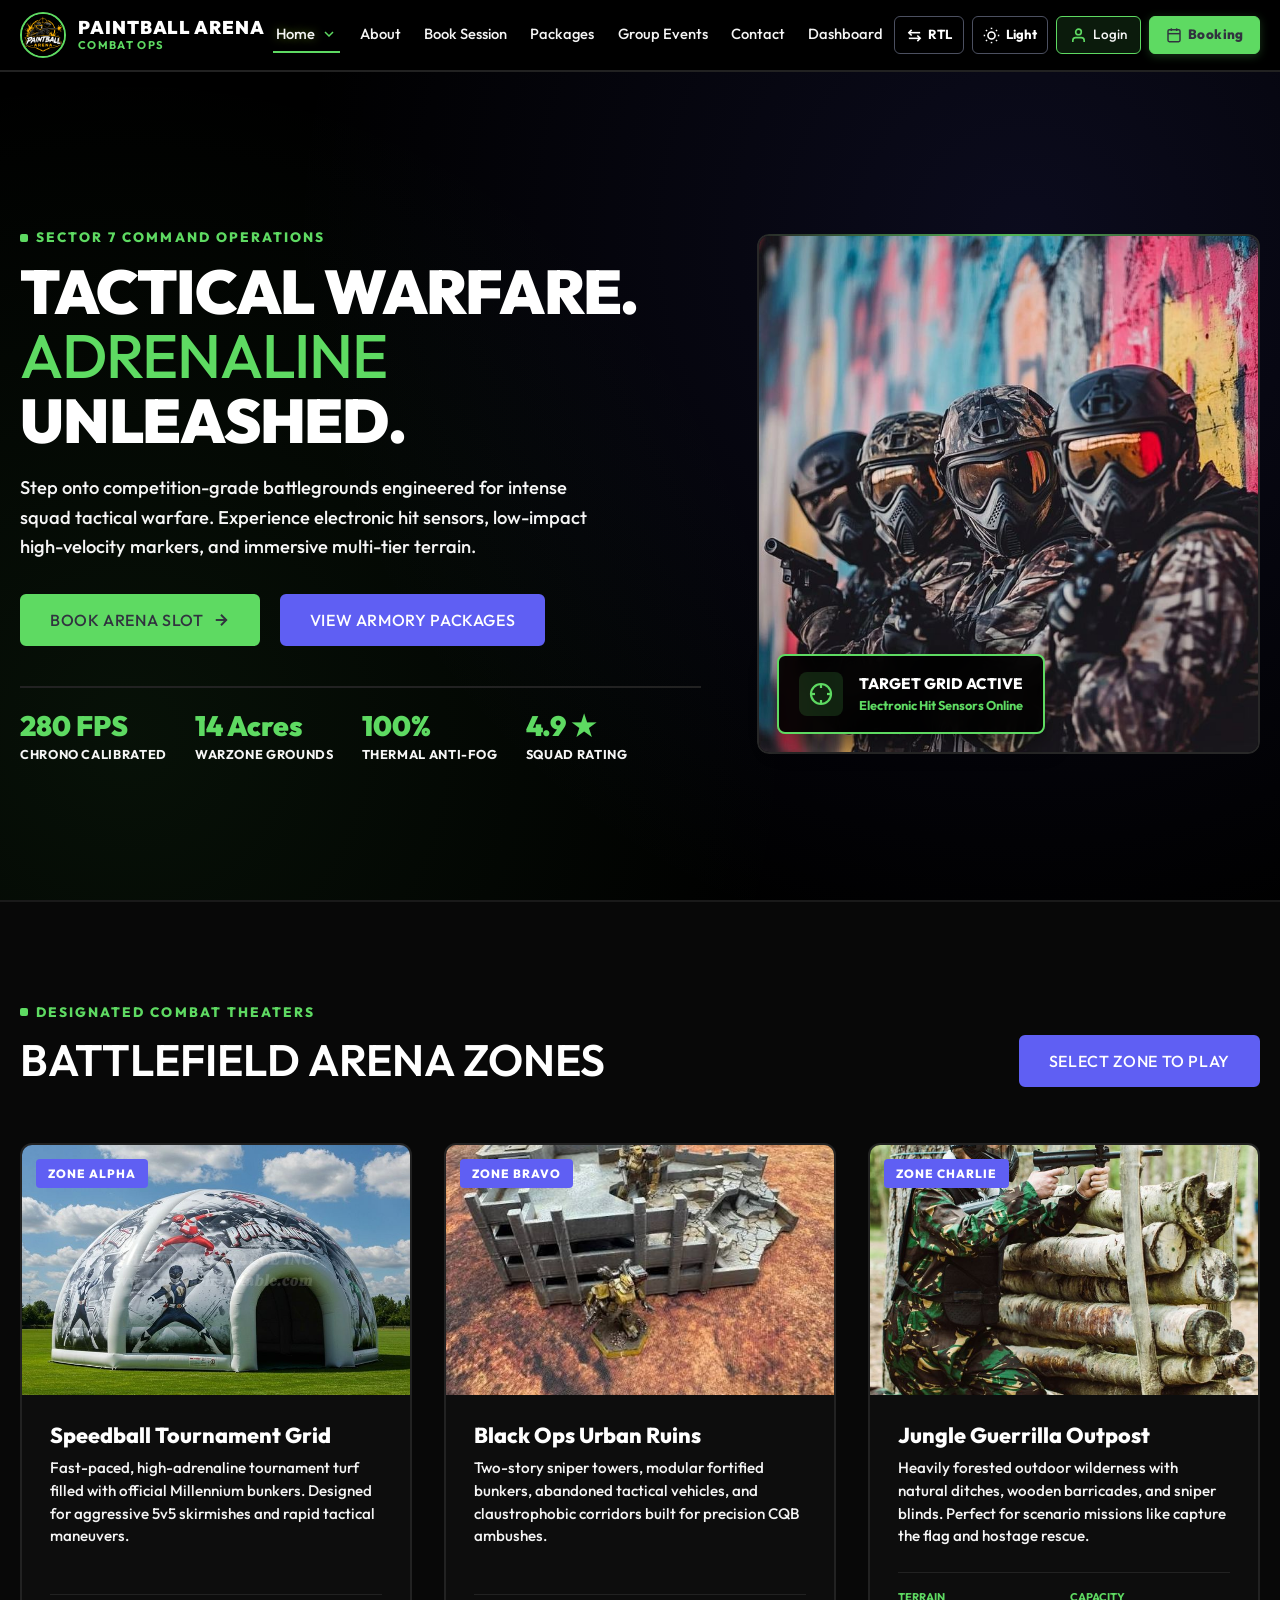
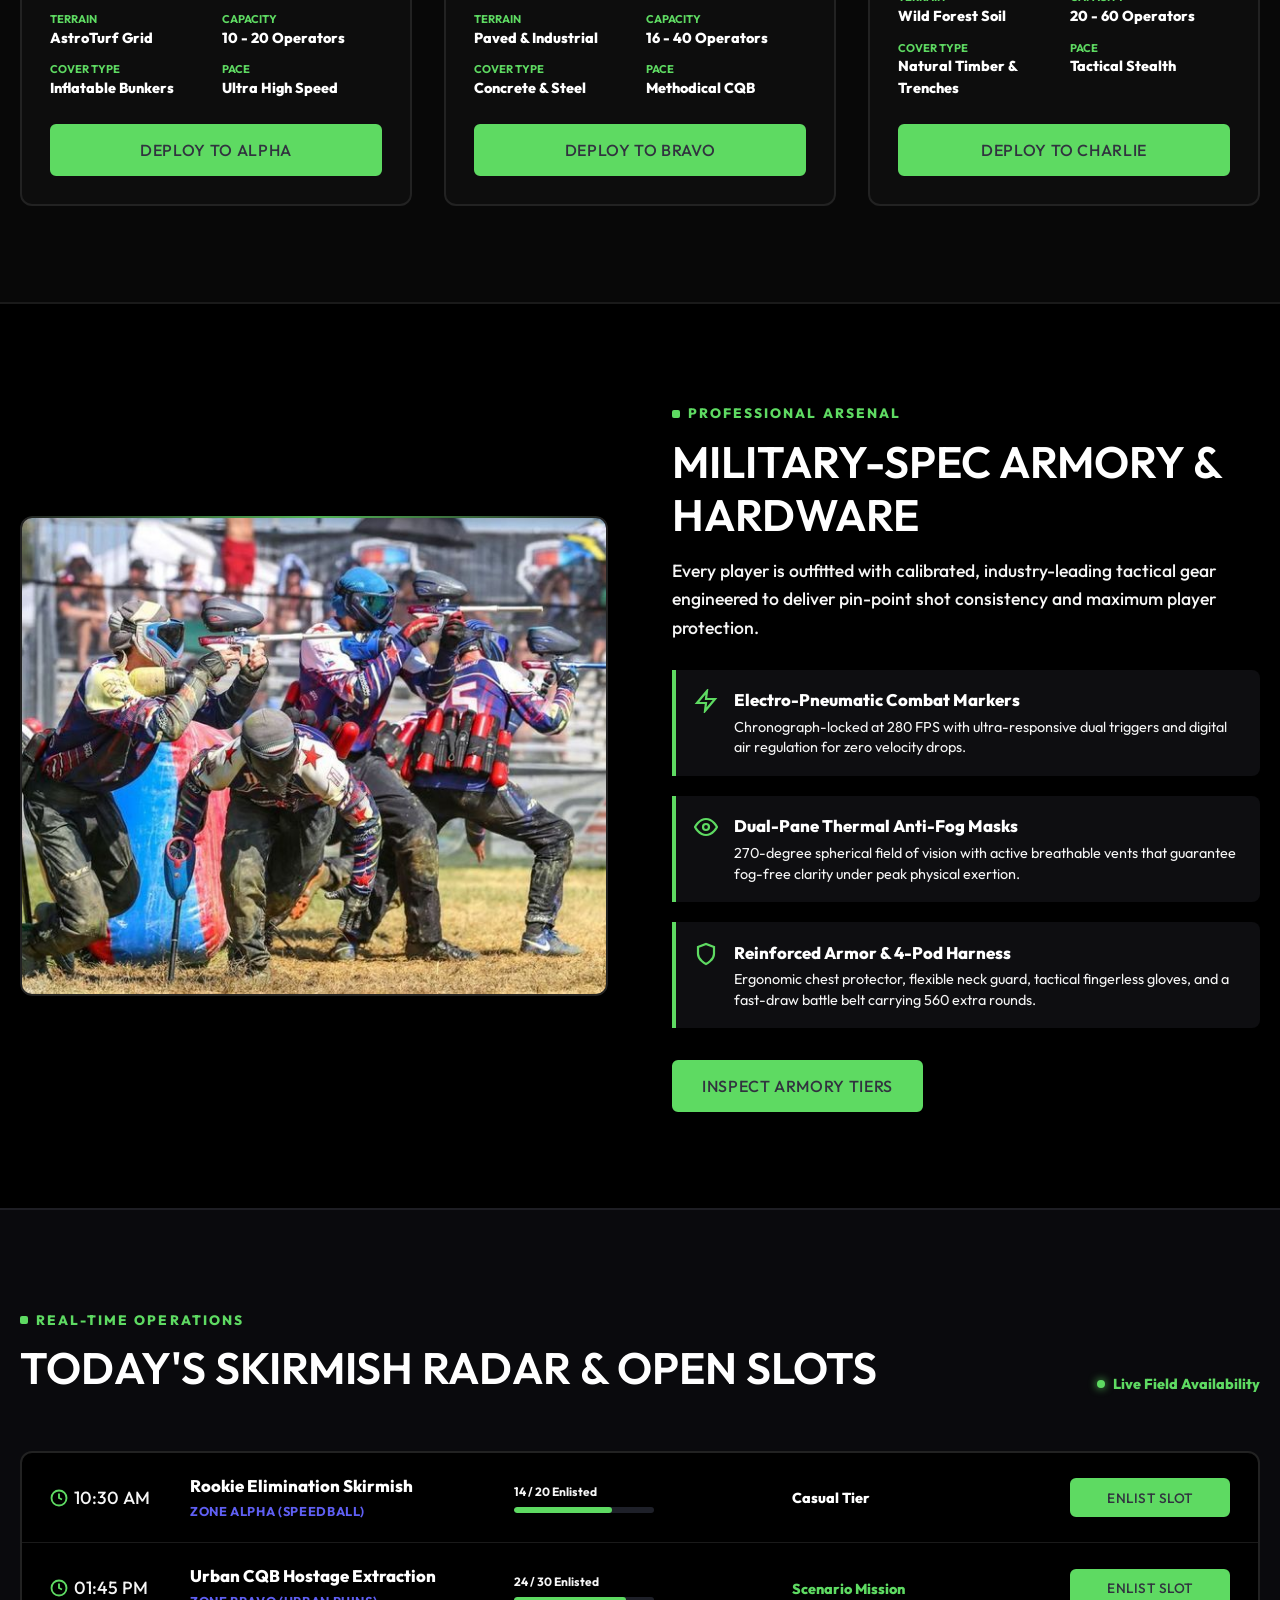
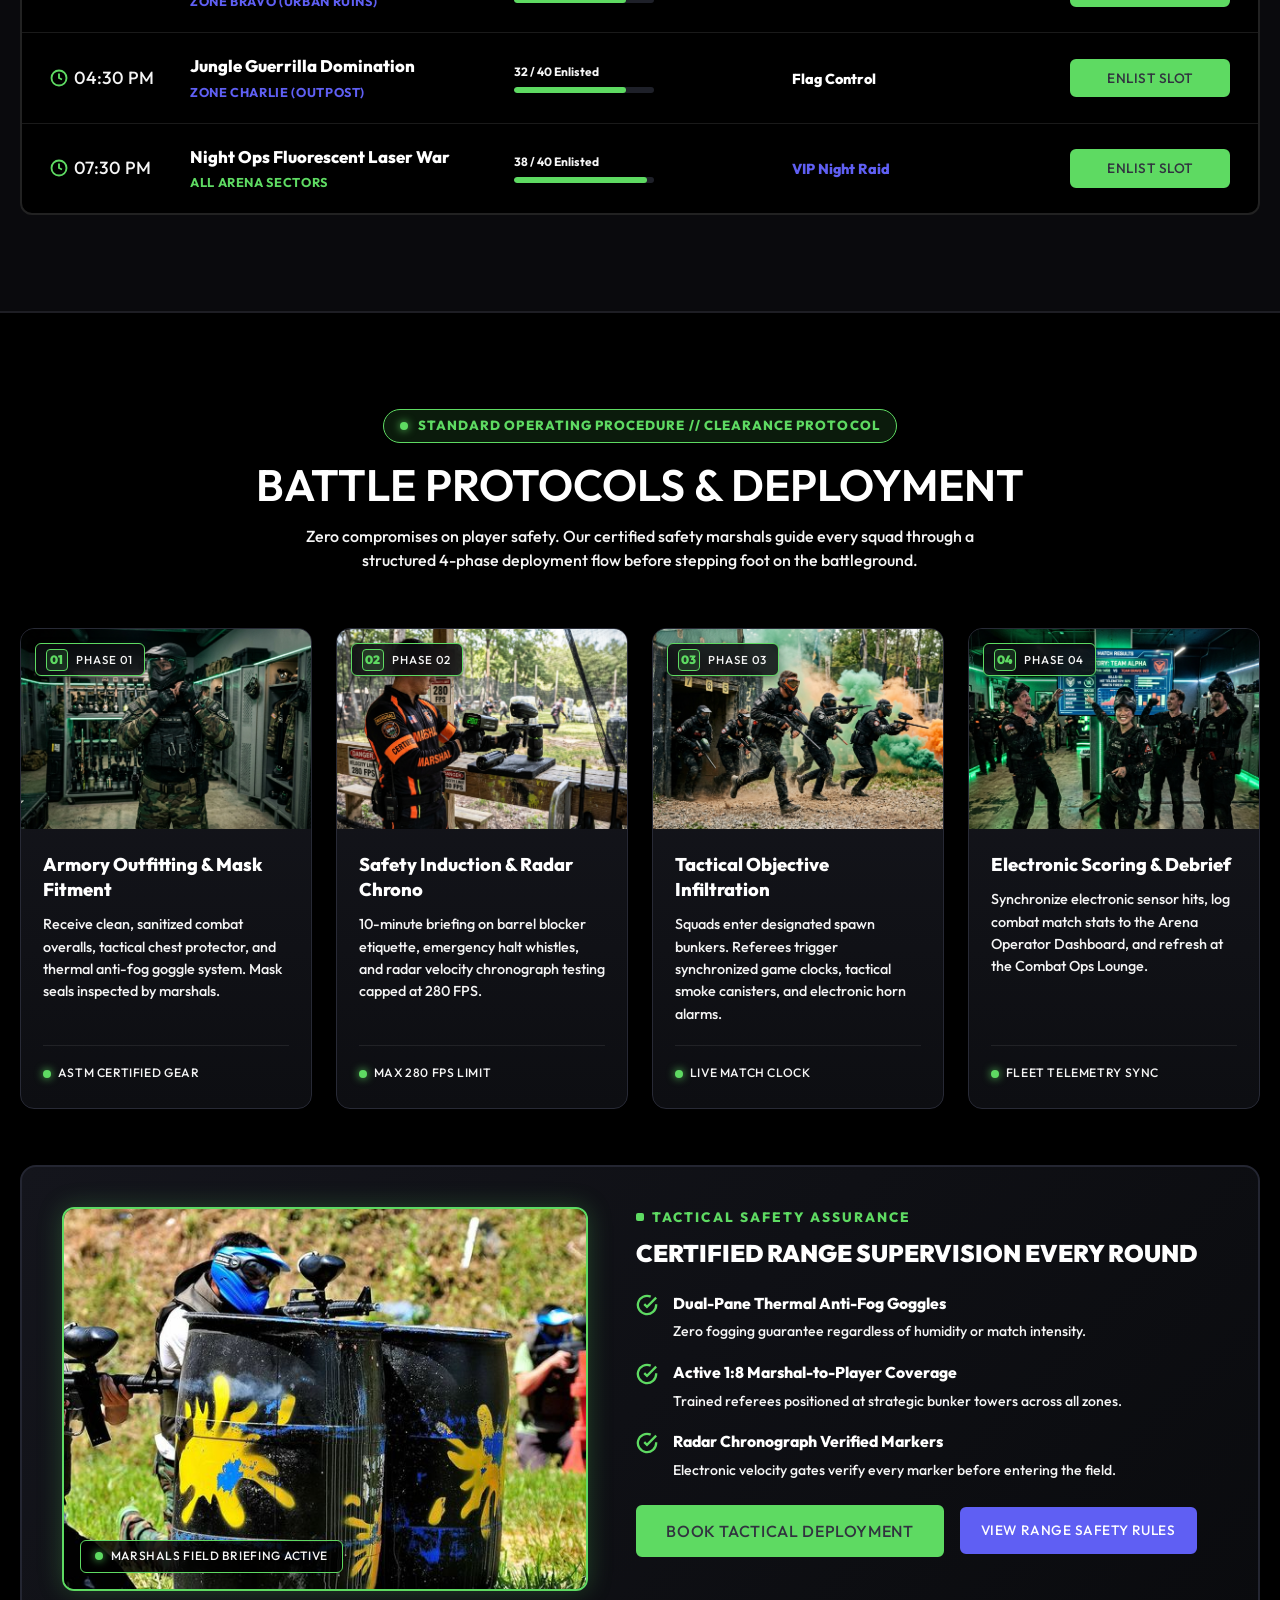
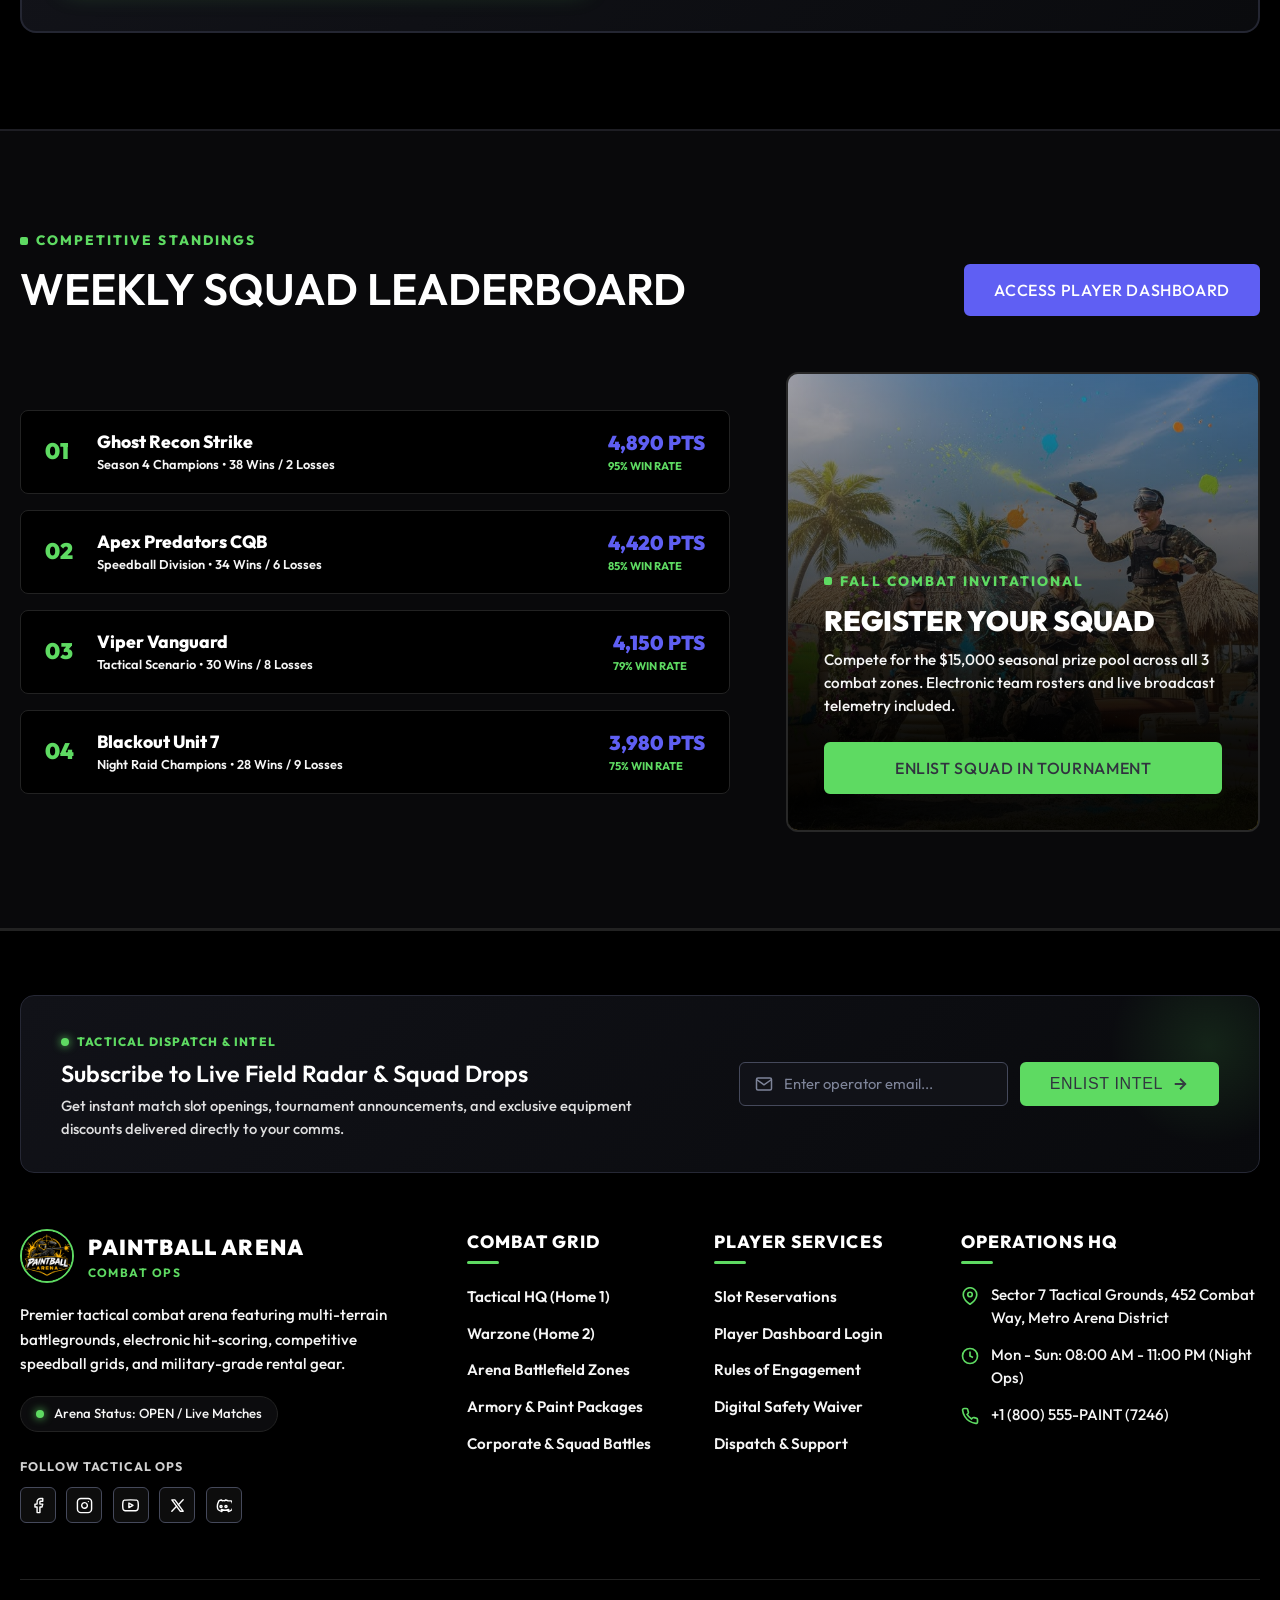
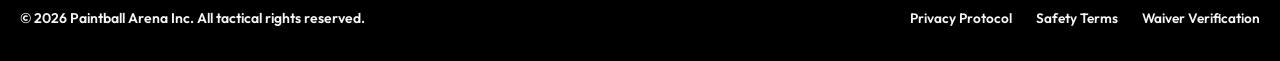
<file: index.html>
<!DOCTYPE html>
<html lang="en" dir="ltr" class="dark">

<head>
  <meta charset="UTF-8">
  <meta name="viewport" content="width=device-width, initial-scale=1.0">
  <title>Paintball Arena | Elite Tactical Combat & Extreme Sport Operations</title>
  <meta name="description"
    content="Experience high-octane tactical paintball warfare. Dynamic outdoor battlefield zones, pro tournament packages, corporate missions, and tactical night games.">
  <link rel="icon" type="image/png" href="assets/images/brand/logo.png">
  <link rel="apple-touch-icon" href="assets/images/brand/logo.png">
  <!-- Master Stylesheets -->
  <link rel="stylesheet" href="assets/css/style.css">
  <link rel="stylesheet" href="assets/css/responsive.css">
</head>

<body>

  <!-- ==========================================================================
       BRANDED PAGE LOADER
       ========================================================================== -->
  <div id="page-loader" role="status" aria-live="polite">
    <div class="loader-brand-wrapper">
      <div class="loader-pulse-ring"></div>
      <div class="loader-radar-ring"></div>
      <img src="assets/images/brand/logo.png" alt="Paintball Arena Tactical Logo" class="loader-logo">
    </div>
    <div class="loader-text">
      <span>Initializing Arena Systems</span>
    </div>
    <div class="loader-bar">
      <div class="loader-progress"></div>
    </div>
  </div>

  <!-- ==========================================================================
       FIXED COMPACT HEADER
       ========================================================================== -->
  <header id="site-header" role="banner">
    <div class="header-container">

      <!-- Brand Logo & Identity -->
      <a href="index.html" class="header-brand" aria-label="Paintball Arena Home">
        <img src="assets/images/brand/logo.png" alt="Paintball Arena Logo" class="brand-logo-img">
        <div class="brand-text-block">
          <span class="brand-name">Paintball Arena</span>
          <span class="brand-tagline">Combat Ops</span>
        </div>
      </a>

      <!-- Desktop Navigation (Exactly 6 Nav Items, Single Line) -->
      <nav class="desktop-nav" aria-label="Primary Navigation">
        <!-- 1. Home (Dropdown: Click Only) -->
        <div class="nav-item">
          <button type="button" class="nav-link dropdown-trigger active" aria-expanded="false" aria-haspopup="true">
            <span>Home</span>
            <svg class="nav-icon" viewBox="0 0 24 24">
              <polyline points="6 9 12 15 18 9"></polyline>
            </svg>
          </button>
          <div class="dropdown-menu" role="menu">
            <a href="index.html" class="dropdown-link active" role="menuitem">
              <span>Home 1 (Tactical)</span>
              <span class="dropdown-badge">HQ</span>
            </a>
            <a href="home-2.html" class="dropdown-link" role="menuitem">
              <span>Home 2 (Cinematic)</span>
              <span class="dropdown-badge">Warzone</span>
            </a>
          </div>
        </div>

        <!-- 2. About -->
        <div class="nav-item">
          <a href="about.html" class="nav-link">
            <span>About</span>
          </a>
        </div>

        <!-- 3. Book Session -->
        <div class="nav-item">
          <a href="book-session.html" class="nav-link">
            <span>Book Session</span>
          </a>
        </div>

        <!-- 4. Packages & Pricing -->
        <div class="nav-item">
          <a href="packages.html" class="nav-link">
            <span>Packages</span>
          </a>
        </div>

        <!-- 5. Group Events -->
        <div class="nav-item">
          <a href="events.html" class="nav-link">
            <span>Group Events</span>
          </a>
        </div>

        <!-- 6. Contact -->
        <div class="nav-item">
          <a href="contact.html" class="nav-link">
            <span>Contact</span>
          </a>
        </div>

        <!-- 7. Dashboard (Next to Contact) -->
        <div class="nav-item">
          <a href="dashboard.html" class="nav-link">
            <span>Dashboard</span>
          </a>
        </div>
      </nav>

      <!-- Header Utilities (RTL, Dark Mode, Login Button) -->
      <div class="header-actions">
        <!-- RTL / LTR Toggle -->
        <button type="button" class="util-btn rtl-toggle-btn" aria-label="Toggle text direction RTL/LTR">
          <svg viewBox="0 0 24 24">
            <polyline points="8 4 4 8 8 12"></polyline>
            <polyline points="16 20 20 16 16 12"></polyline>
            <line x1="4" y1="8" x2="20" y2="8"></line>
            <line x1="20" y1="16" x2="4" y2="16"></line>
          </svg>
          <span class="rtl-text">RTL</span>
        </button>

        <!-- Dark Mode Toggle -->
        <button type="button" class="util-btn theme-toggle-btn" aria-label="Toggle dark and light theme">
          <svg viewBox="0 0 24 24">
            <circle cx="12" cy="12" r="5"></circle>
            <line x1="12" y1="1" x2="12" y2="3"></line>
            <line x1="12" y1="21" x2="12" y2="23"></line>
            <line x1="4.22" y1="4.22" x2="5.64" y2="5.64"></line>
            <line x1="18.36" y1="18.36" x2="19.78" y2="19.78"></line>
            <line x1="1" y1="12" x2="3" y2="12"></line>
            <line x1="21" y1="12" x2="23" y2="12"></line>
            <line x1="4.22" y1="19.78" x2="5.64" y2="18.36"></line>
            <line x1="18.36" y1="5.64" x2="19.78" y2="4.22"></line>
          </svg>
          <span class="theme-text">Light</span>
        </button>

        <!-- Login Button -->
        <a href="login.html#login-terminal" class="btn-login btn-login-desktop" aria-label="Player Portal Login">
          <svg viewBox="0 0 24 24">
            <path d="M20 21v-2a4 4 0 0 0-4-4H8a4 4 0 0 0-4 4v2"></path>
            <circle cx="12" cy="7" r="4"></circle>
          </svg>
          <span>Login</span>
        </a>

        <!-- Booking CTA Button -->
        <a href="book-session.html" class="btn-booking-header btn-booking-desktop" aria-label="Book Combat Session">
          <svg viewBox="0 0 24 24">
            <rect x="3" y="4" width="18" height="18" rx="2" ry="2"></rect>
            <line x1="16" y1="2" x2="16" y2="6"></line>
            <line x1="8" y1="2" x2="8" y2="6"></line>
            <line x1="3" y1="10" x2="21" y2="10"></line>
          </svg>
          <span>Booking</span>
        </a>

        <!-- Mobile Drawer Toggle Button -->
        <button type="button" class="mobile-toggle-btn" aria-label="Open mobile navigation menu" aria-expanded="false">
          <svg viewBox="0 0 24 24">
            <line x1="3" y1="12" x2="21" y2="12"></line>
            <line x1="3" y1="6" x2="21" y2="6"></line>
            <line x1="3" y1="18" x2="21" y2="18"></line>
          </svg>
        </button>
      </div>

    </div>
  </header>

  <!-- ==========================================================================
       MOBILE MENU OVERLAY & DRAWER
       ========================================================================== -->
  <div class="mobile-menu-overlay" aria-hidden="true"></div>
  <aside class="mobile-menu-drawer" aria-label="Mobile Navigation Drawer">
    <!-- Mobile Drawer Header -->
    <div class="mobile-menu-top">
      <div class="mobile-brand">
        <img src="assets/images/brand/logo.png" alt="Paintball Arena Logo">
        <div class="brand-text-block">
          <span class="brand-name">Paintball Arena</span>
          <span class="brand-tagline">Combat Ops</span>
        </div>
      </div>
      <button type="button" class="mobile-close-btn" aria-label="Close navigation menu">
        <svg viewBox="0 0 24 24">
          <line x1="18" y1="6" x2="6" y2="18"></line>
          <line x1="6" y1="6" x2="18" y2="18"></line>
        </svg>
      </button>
    </div>

    <!-- Mobile Nav Items with Home Accordion -->
    <ul class="mobile-nav-list">
      <!-- 1. Home Accordion (Click only) -->
      <li>
        <button type="button" class="mobile-nav-link mobile-accordion-trigger" aria-expanded="false">
          <span>Home</span>
          <svg class="nav-icon" viewBox="0 0 24 24">
            <polyline points="6 9 12 15 18 9"></polyline>
          </svg>
        </button>
        <div class="mobile-accordion-content">
          <a href="index.html" class="mobile-sub-link active">
            <span>Home 1 (Tactical HQ)</span>
            <span class="dropdown-badge">HQ</span>
          </a>
          <a href="home-2.html" class="mobile-sub-link">
            <span>Home 2 (Cinematic Warzone)</span>
            <span class="dropdown-badge">Warzone</span>
          </a>
        </div>
      </li>

      <!-- 2. About -->
      <li>
        <a href="about.html" class="mobile-nav-link">
          <span>About the Arena</span>
        </a>
      </li>

      <!-- 3. Book Session -->
      <li>
        <a href="book-session.html" class="mobile-nav-link">
          <span>Book Session</span>
        </a>
      </li>

      <!-- 4. Packages & Pricing -->
      <li>
        <a href="packages.html" class="mobile-nav-link">
          <span>Packages &amp; Pricing</span>
        </a>
      </li>

      <!-- 5. Group Events -->
      <li>
        <a href="events.html" class="mobile-nav-link">
          <span>Group &amp; Corporate Events</span>
        </a>
      </li>

      <!-- 6. Contact -->
      <li>
        <a href="contact.html" class="mobile-nav-link">
          <span>Contact Operations</span>
        </a>
      </li>

      <!-- 7. Dashboard -->
      <li>
        <a href="dashboard.html" class="mobile-nav-link">
          <span>Dashboard</span>
        </a>
      </li>

    </ul>

    <!-- Mobile Booking & Login Buttons -->
    <div class="mobile-login-wrap">
      <a href="book-session.html" class="btn-booking-header mobile-booking-btn" aria-label="Book Combat Session">
        <svg viewBox="0 0 24 24">
          <rect x="3" y="4" width="18" height="18" rx="2" ry="2"></rect>
          <line x1="16" y1="2" x2="16" y2="6"></line>
          <line x1="8" y1="2" x2="8" y2="6"></line>
          <line x1="3" y1="10" x2="21" y2="10"></line>
        </svg>
        <span>Booking</span>
      </a>
      <a href="login.html#login-terminal" class="btn-login mobile-login-btn" aria-label="Player Portal Login">
        <svg viewBox="0 0 24 24">
          <path d="M20 21v-2a4 4 0 0 0-4-4H8a4 4 0 0 0-4 4v2"></path>
          <circle cx="12" cy="7" r="4"></circle>
        </svg>
        <span>Login / Player Portal</span>
      </a>
    </div>

    <!-- Mobile Bottom Controls -->
    <div class="mobile-controls">
      <div class="mobile-toggles-row">
        <button type="button" class="util-btn rtl-toggle-btn" aria-label="Toggle text direction RTL/LTR">
          <span class="rtl-text">RTL</span>
        </button>
        <button type="button" class="util-btn theme-toggle-btn" aria-label="Toggle dark and light theme">
          <span class="theme-text">Light</span>
        </button>
      </div>
    </div>
  </aside>

  <!-- ==========================================================================
       SCROLL TO TOP BUTTON
       ========================================================================== -->
  <button id="scroll-to-top" type="button" aria-label="Scroll back to top">
    <svg viewBox="0 0 24 24">
      <polyline points="18 15 12 9 6 15"></polyline>
    </svg>
  </button>

  <!-- ==========================================================================
       MAIN CONTENT (HOME 1 - EXACTLY 6 TACTICAL SECTIONS)
       ========================================================================== -->
  <main id="main-content">

    <!-- SECTION 1: TACTICAL HERO BATTLE STATION (Editorial Split / Asymmetric) -->
    <section class="hero-section" aria-labelledby="hero-title">
      <div class="site-container">
        <div class="hero-grid">

          <!-- Hero Text & Strategic Intel -->
          <div class="hero-content">
            <span class="section-eyebrow">Sector 7 Command Operations</span>
            <h1 id="hero-title" class="hero-heading">
              Tactical Warfare. <span class="text-accent-green">Adrenaline</span> Unleashed.
            </h1>
            <p class="hero-desc">
              Step onto competition-grade battlegrounds engineered for intense squad tactical warfare. Experience
              electronic hit sensors, low-impact high-velocity markers, and immersive multi-tier terrain.
            </p>
            <div class="hero-actions">
              <a href="book-session.html" class="btn-primary">
                <span>Book Arena Slot</span>
                <svg width="18" height="18" viewBox="0 0 24 24" fill="none" stroke="currentColor" stroke-width="2.5">
                  <line x1="5" y1="12" x2="19" y2="12"></line>
                  <polyline points="12 5 19 12 12 19"></polyline>
                </svg>
              </a>
              <a href="packages.html" class="btn-secondary">
                <span>View Armory Packages</span>
              </a>
            </div>

            <!-- Real-time Tactical Telemetry -->
            <div class="hero-telemetry-row">
              <div class="telemetry-item">
                <span class="telemetry-val">280 FPS</span>
                <span class="telemetry-label">Chrono Calibrated</span>
              </div>
              <div class="telemetry-item">
                <span class="telemetry-val">14 Acres</span>
                <span class="telemetry-label">Warzone Grounds</span>
              </div>
              <div class="telemetry-item">
                <span class="telemetry-val">100%</span>
                <span class="telemetry-label">Thermal Anti-Fog</span>
              </div>
              <div class="telemetry-item">
                <span class="telemetry-val">4.9 ★</span>
                <span class="telemetry-label">Squad Rating</span>
              </div>
            </div>
          </div>

          <!-- Hero Media with HUD Overlay -->
          <div class="hero-media-wrapper">
            <div class="tactical-viewport">
              <img src="assets/images/hero/p1.jpg" alt="Paintball squad charging forward in full tactical combat gear"
                class="hero-main-img">
            </div>
            <div class="hero-hud-badge animate-glow">
              <div class="hud-icon-box">
                <svg viewBox="0 0 24 24">
                  <circle cx="12" cy="12" r="10"></circle>
                  <line x1="12" y1="2" x2="12" y2="6"></line>
                  <line x1="12" y1="18" x2="12" y2="22"></line>
                  <line x1="2" y1="12" x2="6" y2="12"></line>
                  <line x1="18" y1="12" x2="22" y2="12"></line>
                </svg>
              </div>
              <div>
                <div class="hud-title">Target Grid Active</div>
                <div class="hud-sub">Electronic Hit Sensors Online</div>
              </div>
            </div>
          </div>

        </div>
      </div>
    </section>

    <!-- SECTION 2: BATTLEFIELD ARENA ZONES (Interactive Tactical Grid) -->
    <section id="zones" class="zones-section" aria-labelledby="zones-title">
      <div class="site-container">

        <div class="section-header-row">
          <div>
            <span class="section-eyebrow">Designated Combat Theaters</span>
            <h2 id="zones-title" class="section-title">Battlefield Arena Zones</h2>
          </div>
          <a href="book-session.html" class="btn-secondary">
            <span>Select Zone to Play</span>
          </a>
        </div>

        <div class="zones-showcase-grid">

          <!-- Zone 1: Speedball -->
          <article class="zone-panel hover-lift">
            <div class="zone-img-box">
              <img src="assets/images/sections/p2.jpg" alt="Hyperball tournament inflatable bunker arena"
                class="zone-img">
              <span class="zone-code-tag">Zone Alpha</span>
            </div>
            <div class="zone-body">
              <div>
                <h3 class="zone-name">Speedball Tournament Grid</h3>
                <p class="zone-desc">
                  Fast-paced, high-adrenaline tournament turf filled with official Millennium bunkers. Designed for
                  aggressive 5v5 skirmishes and rapid tactical maneuvers.
                </p>
              </div>
              <div>
                <div class="zone-specs-list">
                  <div class="zone-spec-item">
                    <span class="spec-key">Terrain</span>
                    <span class="spec-val">AstroTurf Grid</span>
                  </div>
                  <div class="zone-spec-item">
                    <span class="spec-key">Capacity</span>
                    <span class="spec-val">10 - 20 Operators</span>
                  </div>
                  <div class="zone-spec-item">
                    <span class="spec-key">Cover Type</span>
                    <span class="spec-val">Inflatable Bunkers</span>
                  </div>
                  <div class="zone-spec-item">
                    <span class="spec-key">Pace</span>
                    <span class="spec-val">Ultra High Speed</span>
                  </div>
                </div>
                <a href="book-session.html" class="btn-primary" style="width: 100%; justify-content: center;">
                  <span>Deploy to Alpha</span>
                </a>
              </div>
            </div>
          </article>

          <!-- Zone 2: Urban Ruins -->
          <article class="zone-panel hover-lift">
            <div class="zone-img-box">
              <img src="assets/images/sections/p3.jpg" alt="Urban ruins close quarters tactical battleground"
                class="zone-img">
              <span class="zone-code-tag">Zone Bravo</span>
            </div>
            <div class="zone-body">
              <div>
                <h3 class="zone-name">Black Ops Urban Ruins</h3>
                <p class="zone-desc">
                  Two-story sniper towers, modular fortified bunkers, abandoned tactical vehicles, and claustrophobic
                  corridors built for precision CQB ambushes.
                </p>
              </div>
              <div>
                <div class="zone-specs-list">
                  <div class="zone-spec-item">
                    <span class="spec-key">Terrain</span>
                    <span class="spec-val">Paved &amp; Industrial</span>
                  </div>
                  <div class="zone-spec-item">
                    <span class="spec-key">Capacity</span>
                    <span class="spec-val">16 - 40 Operators</span>
                  </div>
                  <div class="zone-spec-item">
                    <span class="spec-key">Cover Type</span>
                    <span class="spec-val">Concrete &amp; Steel</span>
                  </div>
                  <div class="zone-spec-item">
                    <span class="spec-key">Pace</span>
                    <span class="spec-val">Methodical CQB</span>
                  </div>
                </div>
                <a href="book-session.html" class="btn-primary" style="width: 100%; justify-content: center;">
                  <span>Deploy to Bravo</span>
                </a>
              </div>
            </div>
          </article>

          <!-- Zone 3: Jungle Outpost -->
          <article class="zone-panel hover-lift">
            <div class="zone-img-box">
              <img src="assets/images/sections/p4.jpg" alt="Dense forest woodland guerrilla tactical combat zone"
                class="zone-img">
              <span class="zone-code-tag">Zone Charlie</span>
            </div>
            <div class="zone-body">
              <div>
                <h3 class="zone-name">Jungle Guerrilla Outpost</h3>
                <p class="zone-desc">
                  Heavily forested outdoor wilderness with natural ditches, wooden barricades, and sniper blinds.
                  Perfect for scenario missions like capture the flag and hostage rescue.
                </p>
              </div>
              <div>
                <div class="zone-specs-list">
                  <div class="zone-spec-item">
                    <span class="spec-key">Terrain</span>
                    <span class="spec-val">Wild Forest Soil</span>
                  </div>
                  <div class="zone-spec-item">
                    <span class="spec-key">Capacity</span>
                    <span class="spec-val">20 - 60 Operators</span>
                  </div>
                  <div class="zone-spec-item">
                    <span class="spec-key">Cover Type</span>
                    <span class="spec-val">Natural Timber &amp; Trenches</span>
                  </div>
                  <div class="zone-spec-item">
                    <span class="spec-key">Pace</span>
                    <span class="spec-val">Tactical Stealth</span>
                  </div>
                </div>
                <a href="book-session.html" class="btn-primary" style="width: 100%; justify-content: center;">
                  <span>Deploy to Charlie</span>
                </a>
              </div>
            </div>
          </article>

        </div>

      </div>
    </section>

    <!-- SECTION 3: TACTICAL ARMORY & GEAR SPECS (Horizontal Asymmetric Showcase) -->
    <section class="armory-section" aria-labelledby="armory-title">
      <div class="site-container">
        <div class="armory-layout">

          <!-- Armory Visual -->
          <div class="armory-img-wrapper">
            <div class="tactical-viewport">
              <img src="assets/images/products/p5.jpg"
                alt="High performance tournament paintball marker and thermal safety mask" class="armory-main-img">
            </div>
          </div>

          <!-- Armory Tech Features -->
          <div>
            <span class="section-eyebrow">Professional Arsenal</span>
            <h2 id="armory-title" class="section-title">Military-Spec Armory &amp; Hardware</h2>
            <p style="font-size: 1.1rem; line-height: 1.6; color: var(--color-soft-white); margin-top: 1rem;">
              Every player is outfitted with calibrated, industry-leading tactical gear engineered to deliver pin-point
              shot consistency and maximum player protection.
            </p>

            <div class="gear-features-list">

              <div class="gear-feature-item hover-lift">
                <svg viewBox="0 0 24 24">
                  <polygon points="13 2 3 14 12 14 11 22 21 10 12 10 13 2"></polygon>
                </svg>
                <div>
                  <div class="gear-item-title">Electro-Pneumatic Combat Markers</div>
                  <div class="gear-item-text">Chronograph-locked at 280 FPS with ultra-responsive dual triggers and
                    digital air regulation for zero velocity drops.</div>
                </div>
              </div>

              <div class="gear-feature-item hover-lift">
                <svg viewBox="0 0 24 24">
                  <path d="M1 12s4-8 11-8 11 8 11 8-4 8-11 8-11-8-11-8z"></path>
                  <circle cx="12" cy="12" r="3"></circle>
                </svg>
                <div>
                  <div class="gear-item-title">Dual-Pane Thermal Anti-Fog Masks</div>
                  <div class="gear-item-text">270-degree spherical field of vision with active breathable vents that
                    guarantee fog-free clarity under peak physical exertion.</div>
                </div>
              </div>

              <div class="gear-feature-item hover-lift">
                <svg viewBox="0 0 24 24">
                  <path d="M12 22s8-4 8-10V5l-8-3-8 3v7c0 6 8 10 8 10z"></path>
                </svg>
                <div>
                  <div class="gear-item-title">Reinforced Armor &amp; 4-Pod Harness</div>
                  <div class="gear-item-text">Ergonomic chest protector, flexible neck guard, tactical fingerless
                    gloves, and a fast-draw battle belt carrying 560 extra rounds.</div>
                </div>
              </div>

            </div>

            <a href="packages.html" class="btn-primary">
              <span>Inspect Armory Tiers</span>
            </a>
          </div>

        </div>
      </div>
    </section>

    <!-- SECTION 4: LIVE COMBAT MATCH SCHEDULE & RADAR -->
    <section class="schedule-section" aria-labelledby="schedule-title">
      <div class="site-container">

        <div class="section-header-row">
          <div>
            <span class="section-eyebrow">Real-Time Operations</span>
            <h2 id="schedule-title" class="section-title">Today's Skirmish Radar &amp; Open Slots</h2>
          </div>
          <div style="display: flex; align-items: center; gap: 0.5rem;">
            <span class="pulse-dot"></span>
            <span style="color: var(--color-green); font-weight: 800; font-size: 0.9rem;">Live Field Availability</span>
          </div>
        </div>

        <div class="schedule-table-wrap">

          <!-- Match Slot 1 -->
          <div class="match-slot-row">
            <div class="match-time">
              <svg width="18" height="18" viewBox="0 0 24 24" fill="none" stroke="currentColor" stroke-width="2.5">
                <circle cx="12" cy="12" r="10"></circle>
                <polyline points="12 6 12 12 16 14"></polyline>
              </svg>
              <span>10:30 AM</span>
            </div>
            <div>
              <div class="match-name">Rookie Elimination Skirmish</div>
              <span class="match-zone-tag">Zone Alpha (Speedball)</span>
            </div>
            <div class="match-capacity-bar">
              <div class="capacity-text">14 / 20 Enlisted</div>
              <div class="capacity-track">
                <div class="capacity-fill" style="width: 70%;"></div>
              </div>
            </div>
            <div>
              <span style="font-weight: 800; color: var(--color-white); font-size: 0.9rem;">Casual Tier</span>
            </div>
            <a href="book-session.html" class="btn-primary" style="padding: 0.45rem 1rem; font-size: 0.85rem; justify-content: center; text-align: center; width: 100%;">
              <span style="width: 100%; text-align: center;">Enlist Slot</span>
            </a>
          </div>

          <!-- Match Slot 2 -->
          <div class="match-slot-row">
            <div class="match-time">
              <svg width="18" height="18" viewBox="0 0 24 24" fill="none" stroke="currentColor" stroke-width="2.5">
                <circle cx="12" cy="12" r="10"></circle>
                <polyline points="12 6 12 12 16 14"></polyline>
              </svg>
              <span>01:45 PM</span>
            </div>
            <div>
              <div class="match-name">Urban CQB Hostage Extraction</div>
              <span class="match-zone-tag">Zone Bravo (Urban Ruins)</span>
            </div>
            <div class="match-capacity-bar">
              <div class="capacity-text">24 / 30 Enlisted</div>
              <div class="capacity-track">
                <div class="capacity-fill" style="width: 80%;"></div>
              </div>
            </div>
            <div>
              <span style="font-weight: 800; color: var(--color-green); font-size: 0.9rem;">Scenario Mission</span>
            </div>
            <a href="book-session.html" class="btn-primary" style="padding: 0.45rem 1rem; font-size: 0.85rem; justify-content: center; text-align: center; width: 100%;">
              <span style="width: 100%; text-align: center;">Enlist Slot</span>
            </a>
          </div>

          <!-- Match Slot 3 -->
          <div class="match-slot-row">
            <div class="match-time">
              <svg width="18" height="18" viewBox="0 0 24 24" fill="none" stroke="currentColor" stroke-width="2.5">
                <circle cx="12" cy="12" r="10"></circle>
                <polyline points="12 6 12 12 16 14"></polyline>
              </svg>
              <span>04:30 PM</span>
            </div>
            <div>
              <div class="match-name">Jungle Guerrilla Domination</div>
              <span class="match-zone-tag">Zone Charlie (Outpost)</span>
            </div>
            <div class="match-capacity-bar">
              <div class="capacity-text">32 / 40 Enlisted</div>
              <div class="capacity-track">
                <div class="capacity-fill" style="width: 80%;"></div>
              </div>
            </div>
            <div>
              <span style="font-weight: 800; color: var(--color-white); font-size: 0.9rem;">Flag Control</span>
            </div>
            <a href="book-session.html" class="btn-primary" style="padding: 0.45rem 1rem; font-size: 0.85rem; justify-content: center; text-align: center; width: 100%;">
              <span style="width: 100%; text-align: center;">Enlist Slot</span>
            </a>
          </div>

          <!-- Match Slot 4 -->
          <div class="match-slot-row">
            <div class="match-time">
              <svg width="18" height="18" viewBox="0 0 24 24" fill="none" stroke="currentColor" stroke-width="2.5">
                <circle cx="12" cy="12" r="10"></circle>
                <polyline points="12 6 12 12 16 14"></polyline>
              </svg>
              <span>07:30 PM</span>
            </div>
            <div>
              <div class="match-name">Night Ops Fluorescent Laser War</div>
              <span class="match-zone-tag" style="color: var(--color-green);">All Arena Sectors</span>
            </div>
            <div class="match-capacity-bar">
              <div class="capacity-text">38 / 40 Enlisted</div>
              <div class="capacity-track">
                <div class="capacity-fill" style="width: 95%;"></div>
              </div>
            </div>
            <div>
              <span style="font-weight: 800; color: var(--color-purple); font-size: 0.9rem;">VIP Night Raid</span>
            </div>
            <a href="book-session.html" class="btn-primary" style="padding: 0.45rem 1rem; font-size: 0.85rem; justify-content: center; text-align: center; width: 100%;">
              <span style="width: 100%; text-align: center;">Enlist Slot</span>
            </a>
          </div>

        </div>

      </div>
    </section>

    <!-- SECTION 5: ARENA BATTLE PROTOCOLS & SAFETY BRIEFING (Tactical 4-Phase HUD & Clearance Showcase) -->
    <section class="protocols-section" aria-labelledby="protocols-title">
      <div class="site-container">

        <!-- Centered Header with Radar Badge -->
        <div class="protocols-header text-center">
          <div class="hero-badge-pill" style="margin-bottom: 1rem;">
            <span class="pulse-dot"></span>
            <span>Standard Operating Procedure // Clearance Protocol</span>
          </div>
          <h2 id="protocols-title" class="section-title">Battle Protocols &amp; Deployment</h2>
          <p class="section-subtitle" style="max-width: 680px; margin: 0.75rem auto 0;">
            Zero compromises on player safety. Our certified safety marshals guide every squad through a structured
            4-phase deployment flow before stepping foot on the battleground.
          </p>
        </div>

        <!-- 4-Card Horizontal Tactical Phase Sequence Grid (With Dedicated Tactical Images) -->
        <div class="protocol-grid">

          <!-- Phase 01 Card -->
          <div class="protocol-card hover-lift">
            <div class="protocol-card-img-wrap">
              <img src="assets/images/sections/protocol-phase-1.jpg"
                alt="Tactical paintball operator adjusting thermal mask in armory locker room"
                class="protocol-card-img">
              <span class="protocol-img-badge">
                <span class="protocol-num-badge">01</span>
                <span>Phase 01</span>
              </span>
            </div>
            <div class="protocol-card-body">
              <h3 class="protocol-card-title">Armory Outfitting &amp; Mask Fitment</h3>
              <p class="protocol-card-desc">
                Receive clean, sanitized combat overalls, tactical chest protector, and thermal anti-fog goggle system. Mask seals inspected by marshals.
              </p>
              <div class="protocol-card-footer">
                <span class="protocol-telemetry-badge">
                  <span class="pulse-dot" style="background-color: var(--color-green);"></span>
                  <span>ASTM Certified Gear</span>
                </span>
              </div>
            </div>
          </div>

          <!-- Phase 02 Card -->
          <div class="protocol-card hover-lift">
            <div class="protocol-card-img-wrap">
              <img src="assets/images/sections/protocol-phase-2.jpg"
                alt="Range safety marshal testing paintball marker velocity with radar chronograph"
                class="protocol-card-img">
              <span class="protocol-img-badge">
                <span class="protocol-num-badge">02</span>
                <span>Phase 02</span>
              </span>
            </div>
            <div class="protocol-card-body">
              <h3 class="protocol-card-title">Safety Induction &amp; Radar Chrono</h3>
              <p class="protocol-card-desc">
                10-minute briefing on barrel blocker etiquette, emergency halt whistles, and radar velocity chronograph testing capped at 280 FPS.
              </p>
              <div class="protocol-card-footer">
                <span class="protocol-telemetry-badge">
                  <span class="pulse-dot" style="background-color: var(--color-green);"></span>
                  <span>Max 280 FPS Limit</span>
                </span>
              </div>
            </div>
          </div>

          <!-- Phase 03 Card -->
          <div class="protocol-card hover-lift">
            <div class="protocol-card-img-wrap">
              <img src="assets/images/sections/protocol-phase-3.jpg"
                alt="Tactical squad storming from spawn bunker into combat field with tactical smoke"
                class="protocol-card-img">
              <span class="protocol-img-badge">
                <span class="protocol-num-badge">03</span>
                <span>Phase 03</span>
              </span>
            </div>
            <div class="protocol-card-body">
              <h3 class="protocol-card-title">Tactical Objective Infiltration</h3>
              <p class="protocol-card-desc">
                Squads enter designated spawn bunkers. Referees trigger synchronized game clocks, tactical smoke canisters, and electronic horn alarms.
              </p>
              <div class="protocol-card-footer">
                <span class="protocol-telemetry-badge">
                  <span class="pulse-dot" style="background-color: var(--color-green);"></span>
                  <span>Live Match Clock</span>
                </span>
              </div>
            </div>
          </div>

          <!-- Phase 04 Card -->
          <div class="protocol-card hover-lift">
            <div class="protocol-card-img-wrap">
              <img src="assets/images/sections/protocol-phase-4.jpg"
                alt="Winning paintball team reviewing hit telemetry and match scores on electronic screen"
                class="protocol-card-img">
              <span class="protocol-img-badge">
                <span class="protocol-num-badge">04</span>
                <span>Phase 04</span>
              </span>
            </div>
            <div class="protocol-card-body">
              <h3 class="protocol-card-title">Electronic Scoring &amp; Debrief</h3>
              <p class="protocol-card-desc">
                Synchronize electronic sensor hits, log combat match stats to the Arena Operator Dashboard, and refresh at the Combat Ops Lounge.
              </p>
              <div class="protocol-card-footer">
                <span class="protocol-telemetry-badge">
                  <span class="pulse-dot" style="background-color: var(--color-green);"></span>
                  <span>Fleet Telemetry Sync</span>
                </span>
              </div>
            </div>
          </div>

        </div>

        <!-- Tactical Briefing Command Showcase Bar -->
        <div class="protocol-showcase-box">
          <div class="protocol-showcase-img-wrap">
            <img src="assets/images/sections/p6.jpg"
              alt="Paintball match marshals conducting mandatory safety briefing" class="protocol-showcase-img">
            <div class="protocol-showcase-hud-tag">
              <span class="pulse-dot"></span>
              <span>Marshals Field Briefing Active</span>
            </div>
          </div>
          <div class="protocol-showcase-content">
            <span class="section-eyebrow" style="color: var(--color-green);">Tactical Safety Assurance</span>
            <h3 style="font-size: 1.5rem; font-weight: 900; text-transform: uppercase; color: var(--color-white); margin-bottom: 1rem;">
              Certified Range Supervision Every Round
            </h3>
            <div class="protocol-guarantees-list">
              <div class="protocol-guarantee-item">
                <svg viewBox="0 0 24 24" class="protocol-check-icon">
                  <path d="M22 11.08V12a10 10 0 1 1-5.93-9.14"></path>
                  <polyline points="22 4 12 14.01 9 11.01"></polyline>
                </svg>
                <div>
                  <strong>Dual-Pane Thermal Anti-Fog Goggles</strong>
                  <span>Zero fogging guarantee regardless of humidity or match intensity.</span>
                </div>
              </div>
              <div class="protocol-guarantee-item">
                <svg viewBox="0 0 24 24" class="protocol-check-icon">
                  <path d="M22 11.08V12a10 10 0 1 1-5.93-9.14"></path>
                  <polyline points="22 4 12 14.01 9 11.01"></polyline>
                </svg>
                <div>
                  <strong>Active 1:8 Marshal-to-Player Coverage</strong>
                  <span>Trained referees positioned at strategic bunker towers across all zones.</span>
                </div>
              </div>
              <div class="protocol-guarantee-item">
                <svg viewBox="0 0 24 24" class="protocol-check-icon">
                  <path d="M22 11.08V12a10 10 0 1 1-5.93-9.14"></path>
                  <polyline points="22 4 12 14.01 9 11.01"></polyline>
                </svg>
                <div>
                  <strong>Radar Chronograph Verified Markers</strong>
                  <span>Electronic velocity gates verify every marker before entering the field.</span>
                </div>
              </div>
            </div>
            <div class="protocol-showcase-actions">
              <a href="book-session.html" class="btn-primary">
                <span>Book Tactical Deployment</span>
              </a>
              <a href="assets/images/sections/p6.jpg" target="_blank" class="btn-secondary" style="font-size: 0.85rem; padding: 0.7rem 1.2rem;">
                <span>View Range Safety Rules</span>
              </a>
            </div>
          </div>
        </div>

      </div>
    </section>

    <!-- SECTION 6: SQUAD LEADERBOARDS & LEAGUE WAR (Stats + Visual Card) -->
    <section class="leaderboard-section" aria-labelledby="ranks-title">
      <div class="site-container">

        <div class="section-header-row">
          <div>
            <span class="section-eyebrow">Competitive Standings</span>
            <h2 id="ranks-title" class="section-title">Weekly Squad Leaderboard</h2>
          </div>
          <a href="login.html" class="btn-secondary">
            <span>Access Player Dashboard</span>
          </a>
        </div>

        <div class="leaderboard-grid">

          <!-- Left: Top Squad Rankings -->
          <div class="ranks-list">

            <div class="rank-row">
              <div class="rank-left">
                <span class="rank-number">01</span>
                <div>
                  <div class="rank-team-name">Ghost Recon Strike</div>
                  <div class="rank-meta">Season 4 Champions • 38 Wins / 2 Losses</div>
                </div>
              </div>
              <div>
                <div class="rank-score">4,890 PTS</div>
                <div class="rank-score-sub">95% Win Rate</div>
              </div>
            </div>

            <div class="rank-row">
              <div class="rank-left">
                <span class="rank-number">02</span>
                <div>
                  <div class="rank-team-name">Apex Predators CQB</div>
                  <div class="rank-meta">Speedball Division • 34 Wins / 6 Losses</div>
                </div>
              </div>
              <div>
                <div class="rank-score">4,420 PTS</div>
                <div class="rank-score-sub">85% Win Rate</div>
              </div>
            </div>

            <div class="rank-row">
              <div class="rank-left">
                <span class="rank-number">03</span>
                <div>
                  <div class="rank-team-name">Viper Vanguard</div>
                  <div class="rank-meta">Tactical Scenario • 30 Wins / 8 Losses</div>
                </div>
              </div>
              <div>
                <div class="rank-score">4,150 PTS</div>
                <div class="rank-score-sub">79% Win Rate</div>
              </div>
            </div>

            <div class="rank-row">
              <div class="rank-left">
                <span class="rank-number">04</span>
                <div>
                  <div class="rank-team-name">Blackout Unit 7</div>
                  <div class="rank-meta">Night Raid Champions • 28 Wins / 9 Losses</div>
                </div>
              </div>
              <div>
                <div class="rank-score">3,980 PTS</div>
                <div class="rank-score-sub">75% Win Rate</div>
              </div>
            </div>

          </div>

          <!-- Right: Tournament Registration Gateway -->
          <div class="league-card hover-lift">
            <img src="assets/images/sections/p7.jpg" alt="Paintball tournament team celebrating championship triumph"
              class="league-bg-img">
            <div class="league-card-overlay"></div>
            <div class="league-content">
              <span class="section-eyebrow" style="color: var(--color-green);">Fall Combat Invitational</span>
              <h3 class="league-title">Register Your Squad</h3>
              <p class="league-desc">
                Compete for the $15,000 seasonal prize pool across all 3 combat zones. Electronic team rosters and live
                broadcast telemetry included.
              </p>
              <a href="book-session.html" class="btn-primary" style="width: 100%; justify-content: center;">
                <span>Enlist Squad in Tournament</span>
              </a>
            </div>
          </div>

        </div>

      </div>
    </section>

  </main>


  <!-- ==========================================================================
       SHARED FOOTER
       ========================================================================== -->
  <footer id="site-footer" role="contentinfo">
    <div class="footer-container">

      <!-- Footer Newsletter / Dispatch Signup Strip -->
      <div class="footer-newsletter-card">
        <div class="footer-newsletter-content">
          <span class="footer-newsletter-eyebrow">
            <span class="pulse-dot"></span> Tactical Dispatch &amp; Intel
          </span>
          <h3 class="footer-newsletter-title">Subscribe to Live Field Radar &amp; Squad Drops</h3>
          <p class="footer-newsletter-desc">
            Get instant match slot openings, tournament announcements, and exclusive equipment discounts delivered directly to your comms.
          </p>
        </div>
        <form class="footer-newsletter-form" onsubmit="event.preventDefault(); alert('Intel subscription confirmed! Tactical updates dispatched.');">
          <div class="footer-email-input-wrap">
            <svg class="footer-input-icon" viewBox="0 0 24 24" fill="none" stroke="currentColor" stroke-width="2">
              <path d="M4 4h16c1.1 0 2 .9 2 2v12c0 1.1-.9 2-2 2H4c-1.1 0-2-.9-2-2V6c0-1.1.9-2 2-2z"></path>
              <polyline points="22,6 12,13 2,6"></polyline>
            </svg>
            <input type="email" class="footer-email-input" placeholder="Enter operator email..." required aria-label="Email address for tactical updates">
          </div>
          <button type="submit" class="btn-primary footer-submit-btn">
            <span>Enlist Intel</span>
            <svg width="18" height="18" viewBox="0 0 24 24" fill="none" stroke="currentColor" stroke-width="2.5">
              <line x1="5" y1="12" x2="19" y2="12"></line>
              <polyline points="12 5 19 12 12 19"></polyline>
            </svg>
          </button>
        </form>
      </div>

      <div class="footer-grid">

        <!-- Col 1: Brand, Status & Social -->
        <div class="footer-brand-col">
          <a href="index.html" class="footer-logo-row" aria-label="Paintball Arena Home">
            <img src="assets/images/brand/logo.png" alt="Paintball Arena Official Logo" class="footer-logo-img">
            <div>
              <div class="footer-brand-title">Paintball Arena</div>
              <div class="footer-brand-subtitle">Combat Ops</div>
            </div>
          </a>
          <p class="footer-desc">
            Premier tactical combat arena featuring multi-terrain battlegrounds, electronic hit-scoring, competitive
            speedball grids, and military-grade rental gear.
          </p>
          <div class="footer-status-pill">
            <span class="pulse-dot"></span>
            <span>Arena Status: OPEN / Live Matches</span>
          </div>

          <!-- Social Media Channels -->
          <div class="footer-social-wrap">
            <span class="footer-social-label">Follow Tactical Ops</span>
            <div class="footer-social-links">
              <a href="https://facebook.com" class="footer-social-btn" aria-label="Facebook" target="_blank" rel="noopener noreferrer">
                <svg viewBox="0 0 24 24" fill="none" stroke="currentColor" stroke-width="2" stroke-linecap="round" stroke-linejoin="round">
                  <path d="M18 2h-3a5 5 0 0 0-5 5v3H7v4h3v8h4v-8h3l1-4h-4V7a1 1 0 0 1 1-1h3z"></path>
                </svg>
              </a>
              <a href="https://instagram.com" class="footer-social-btn" aria-label="Instagram" target="_blank" rel="noopener noreferrer">
                <svg viewBox="0 0 24 24" fill="none" stroke="currentColor" stroke-width="2" stroke-linecap="round" stroke-linejoin="round">
                  <rect x="2" y="2" width="20" height="20" rx="5" ry="5"></rect>
                  <path d="M16 11.37A4 4 0 1 1 12.63 8 4 4 0 0 1 16 11.37z"></path>
                  <line x1="17.5" y1="6.5" x2="17.51" y2="6.5"></line>
                </svg>
              </a>
              <a href="https://youtube.com" class="footer-social-btn" aria-label="YouTube" target="_blank" rel="noopener noreferrer">
                <svg viewBox="0 0 24 24" fill="none" stroke="currentColor" stroke-width="2" stroke-linecap="round" stroke-linejoin="round">
                  <path d="M22.54 6.42a2.78 2.78 0 0 0-1.94-2C18.88 4 12 4 12 4s-6.88 0-8.6.46a2.78 2.78 0 0 0-1.94 2A29 29 0 0 0 1 11.75a29 29 0 0 0 .46 5.33A2.78 2.78 0 0 0 3.4 19c1.72.46 8.6.46 8.6.46s6.88 0 8.6-.46a2.78 2.78 0 0 0 1.94-2 29 29 0 0 0 .46-5.25 29 29 0 0 0-.46-5.33z"></path>
                  <polygon points="9.75 15.02 15.5 11.75 9.75 8.48 9.75 15.02"></polygon>
                </svg>
              </a>
              <a href="https://twitter.com" class="footer-social-btn" aria-label="X (Twitter)" target="_blank" rel="noopener noreferrer">
                <svg viewBox="0 0 24 24" fill="none" stroke="currentColor" stroke-width="2" stroke-linecap="round" stroke-linejoin="round">
                  <path d="M4 4l11.733 16h4.267l-11.733 -16z"></path>
                  <path d="M4 20l6.768 -6.768m2.46 -2.46l6.772 -6.772"></path>
                </svg>
              </a>
              <a href="https://discord.com" class="footer-social-btn" aria-label="Discord" target="_blank" rel="noopener noreferrer">
                <svg viewBox="0 0 24 24" fill="none" stroke="currentColor" stroke-width="2" stroke-linecap="round" stroke-linejoin="round">
                  <path d="M18.5 5.5a15.5 15.5 0 0 0-4-1.25 10.5 10.5 0 0 0-.5 1.05 14.5 14.5 0 0 0-4 0 10.5 10.5 0 0 0-.5-1.05 15.5 15.5 0 0 0-4 1.25C3 10.5 3 15.5 4.5 18a15.5 15.5 0 0 0 5 2.5 11 11 0 0 0 1-1.75 10 10 0 0 1-1.6-.8c.15-.1.3-.2.4-.3 3.2 1.5 6.6 1.5 9.8 0 .15.1.3.2.45.3-.5.3-1.05.55-1.6.8a11 11 0 0 0 1 1.75 15.5 15.5 0 0 0 5-2.5c1.8-3.5 1.8-8.5-1.05-12.5z"></path>
                  <circle cx="8.5" cy="13.5" r="1.5"></circle>
                  <circle cx="15.5" cy="13.5" r="1.5"></circle>
                </svg>
              </a>
            </div>
          </div>
        </div>

        <!-- Col 2: Arena Navigation -->
        <div>
          <div class="footer-title">Combat Grid</div>
          <ul class="footer-links-list">
            <li><a href="index.html">Tactical HQ (Home 1)</a></li>
            <li><a href="home-2.html">Warzone (Home 2)</a></li>
            <li><a href="#zones">Arena Battlefield Zones</a></li>
            <li><a href="packages.html">Armory &amp; Paint Packages</a></li>
            <li><a href="events.html">Corporate &amp; Squad Battles</a></li>
          </ul>
        </div>

        <!-- Col 3: Player Services -->
        <div>
          <div class="footer-title">Player Services</div>
          <ul class="footer-links-list">
            <li><a href="book-session.html">Slot Reservations</a></li>
            <li><a href="login.html">Player Dashboard Login</a></li>
            <li><a href="#rules">Rules of Engagement</a></li>
            <li><a href="#waiver">Digital Safety Waiver</a></li>
            <li><a href="contact.html">Dispatch &amp; Support</a></li>
          </ul>
        </div>

        <!-- Col 4: Operations & Dispatch HQ -->
        <div>
          <div class="footer-title">Operations HQ</div>
          <ul class="footer-info-list">
            <li class="footer-info-item">
              <svg viewBox="0 0 24 24">
                <path d="M21 10c0 7-9 13-9 13s-9-6-9-13a9 9 0 0 1 18 0z"></path>
                <circle cx="12" cy="10" r="3"></circle>
              </svg>
              <span>Sector 7 Tactical Grounds, 452 Combat Way, Metro Arena District</span>
            </li>
            <li class="footer-info-item">
              <svg viewBox="0 0 24 24">
                <circle cx="12" cy="12" r="10"></circle>
                <polyline points="12 6 12 12 16 14"></polyline>
              </svg>
              <span>Mon - Sun: 08:00 AM - 11:00 PM (Night Ops)</span>
            </li>
            <li class="footer-info-item">
              <svg viewBox="0 0 24 24">
                <path
                  d="M22 16.92v3a2 2 0 0 1-2.18 2 19.79 19.79 0 0 1-8.63-3.07 19.5 19.5 0 0 1-6-6 19.79 19.79 0 0 1-3.07-8.67A2 2 0 0 1 4.11 2h3a2 2 0 0 1 2 1.72 12.84 12.84 0 0 0 .7 2.81 2 2 0 0 1-.45 2.11L8.09 9.91a16 16 0 0 0 6 6l1.27-1.27a2 2 0 0 1 2.11-.45 12.84 12.84 0 0 0 2.81.7A2 2 0 0 1 22 16.92z">
                </path>
              </svg>
              <span>+1 (800) 555-PAINT (7246)</span>
            </li>
          </ul>
        </div>

      </div>

      <!-- Footer Bottom Bar -->
      <div class="footer-bottom">
        <p class="copyright-text">&copy; 2026 Paintball Arena Inc. All tactical rights reserved.</p>
        <div class="footer-legal-links">
          <a href="#">Privacy Protocol</a>
          <a href="#">Safety Terms</a>
          <a href="#">Waiver Verification</a>
        </div>
      </div>
    </div>
  </footer>

  <!-- Master JavaScript -->
  <script src="assets/js/main.js"></script>
</body>

</html>
</file>
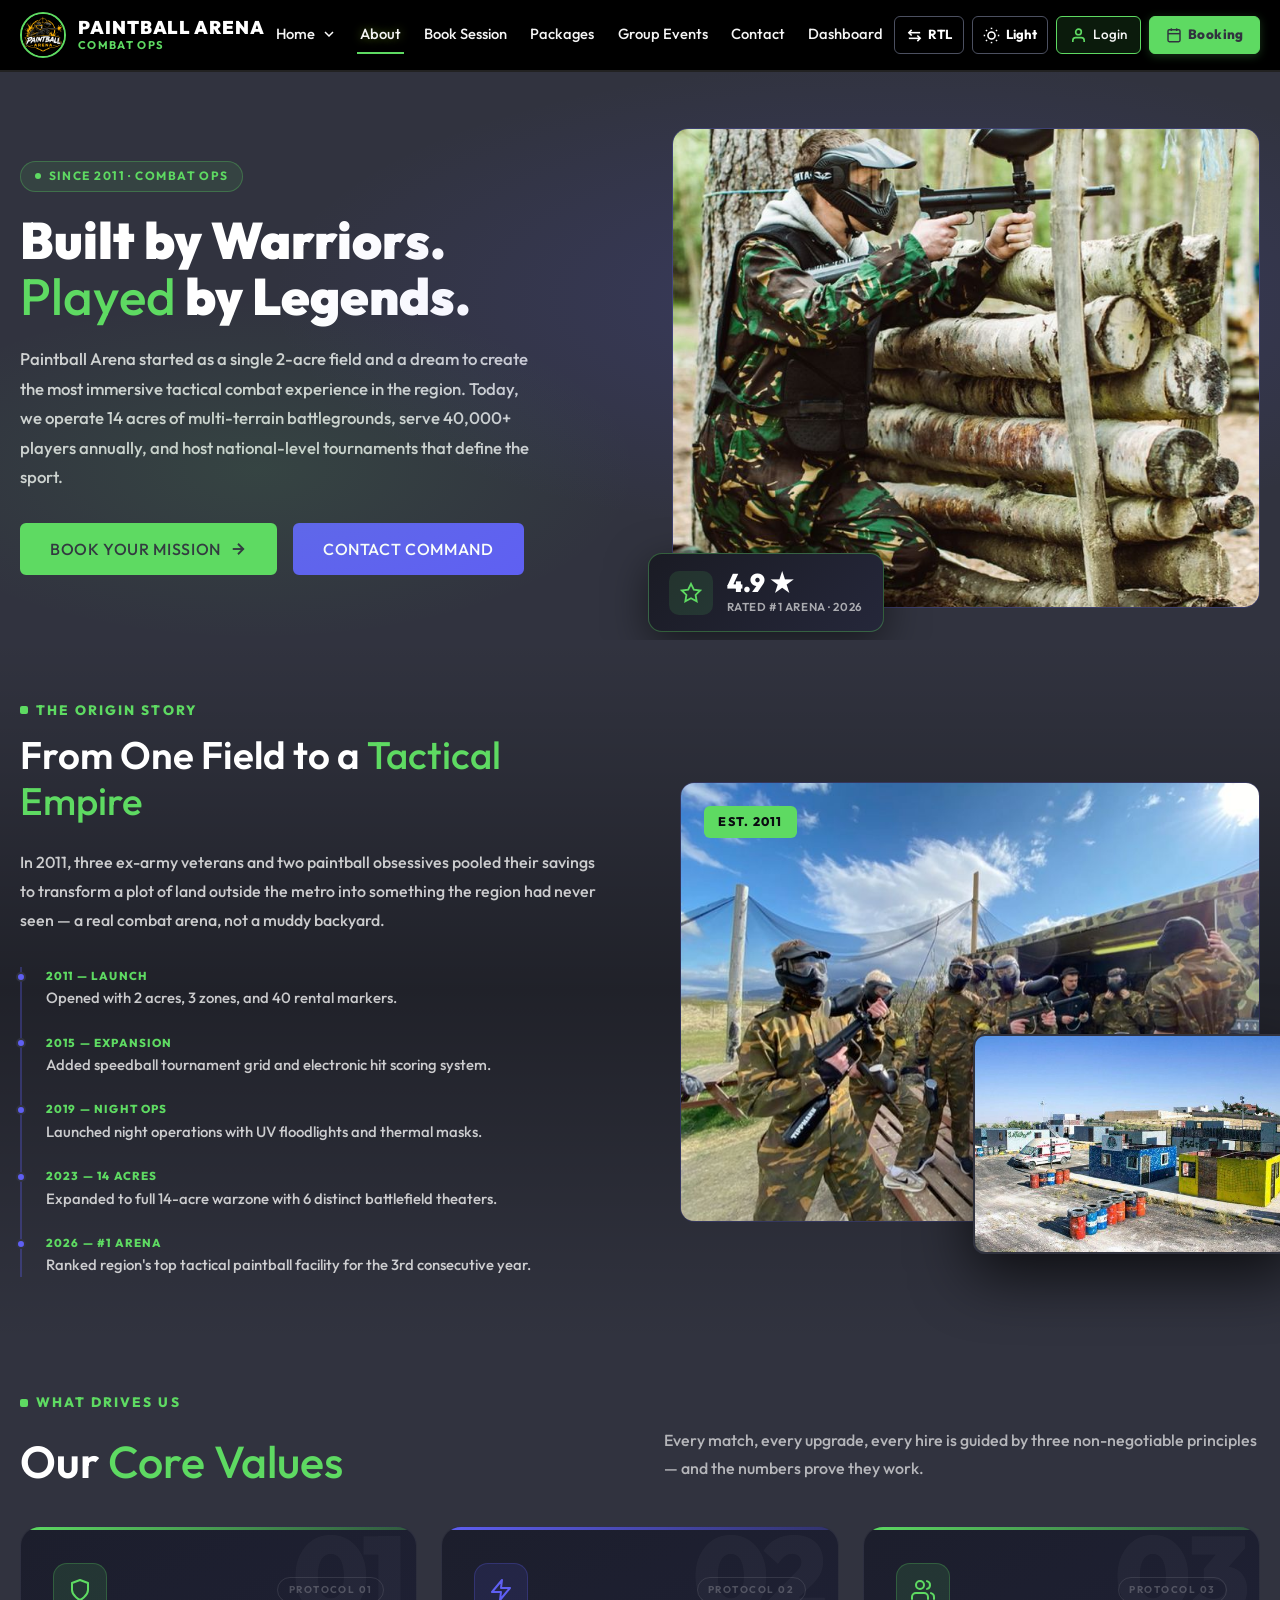
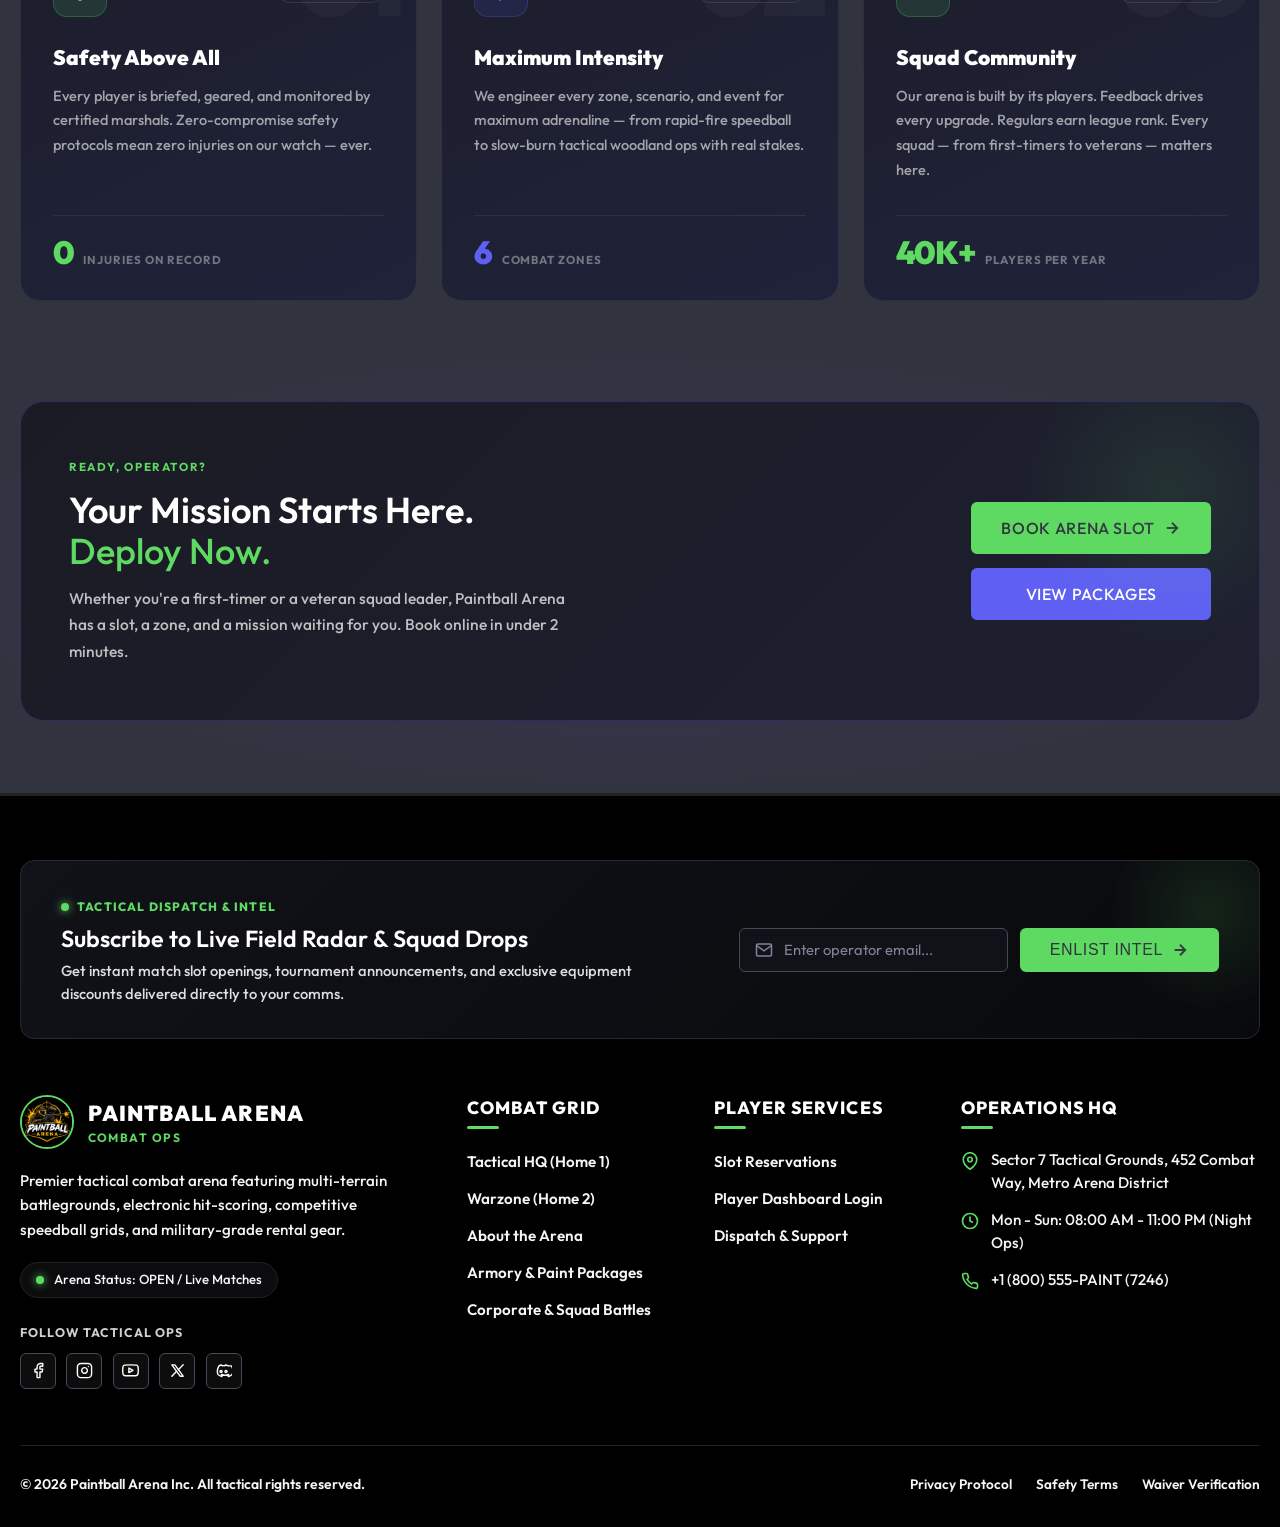
<file: about.html>
<!DOCTYPE html>
<html lang="en" dir="ltr" class="dark">

<head>
  <meta charset="UTF-8">
  <meta name="viewport" content="width=device-width, initial-scale=1.0">
  <title>About Us | Paintball Arena – Combat Ops Origin Story</title>
  <meta name="description"
    content="Learn the story behind Paintball Arena Combat Ops — from a single field to the region's premier tactical paintball destination. Meet our mission, values, and founding squad.">
  <link rel="icon" type="image/png" href="assets/images/brand/logo.png">
  <link rel="apple-touch-icon" href="assets/images/brand/logo.png">
  <link rel="stylesheet" href="assets/css/style.css">
  <link rel="stylesheet" href="assets/css/responsive.css">
  <style>
    /* ============================================================
       ABOUT PAGE — SCOPED STYLES (4 Unique Sections)
       ============================================================ */

    /* ── Section 1: Page Hero ── */
    .about-hero {
      position: relative;
      padding: 3.5rem 0 2rem;
      overflow: hidden;
    }

    .about-hero::before {
      content: '';
      position: absolute;
      inset: 0;
      background:
        radial-gradient(ellipse 70% 60% at 70% 40%, rgba(95, 95, 243, 0.18) 0%, transparent 70%),
        radial-gradient(ellipse 50% 50% at 20% 70%, rgba(94, 218, 98, 0.10) 0%, transparent 60%);
      pointer-events: none;
    }

    .about-hero-grid {
      display: grid;
      grid-template-columns: 1fr 1fr;
      gap: 4rem;
      align-items: center;
    }

    .about-hero-eyebrow {
      display: inline-flex;
      align-items: center;
      gap: 0.5rem;
      background: rgba(94, 218, 98, 0.1);
      border: 1px solid rgba(94, 218, 98, 0.3);
      color: var(--color-green);
      font-size: 0.75rem;
      font-weight: 700;
      letter-spacing: 0.12em;
      text-transform: uppercase;
      padding: 0.35rem 0.85rem;
      border-radius: 100px;
      margin-bottom: 1.25rem;
    }

    .about-hero-eyebrow .dot {
      width: 6px;
      height: 6px;
      border-radius: 50%;
      background: var(--color-green);
      animation: pdot 1.8s ease-in-out infinite;
    }

    @keyframes pdot {

      0%,
      100% {
        opacity: 1;
        transform: scale(1)
      }

      50% {
        opacity: .5;
        transform: scale(.6)
      }
    }

    .about-hero-heading {
      font-size: clamp(2.2rem, 4vw, 3.25rem);
      font-weight: 900;
      line-height: 1.1;
      color: var(--color-white);
      margin-bottom: 1.25rem;
    }

    .about-hero-desc {
      font-size: 1.05rem;
      color: rgba(245, 245, 245, 0.82);
      line-height: 1.75;
      margin-bottom: 2rem;
      max-width: 520px;
    }

    .about-hero-actions {
      display: flex;
      gap: 1rem;
      flex-wrap: wrap;
    }

    .about-hero-media {
      position: relative;
    }

    .about-hero-img-main {
      width: 100%;
      height: 480px;
      object-fit: cover;
      border-radius: 16px;
      display: block;
      border: 1.5px solid rgba(95, 95, 243, 0.25);
    }

    .about-hero-badge {
      position: absolute;
      bottom: -1.5rem;
      left: -1.5rem;
      background: linear-gradient(135deg, #1a1b24 0%, #25273a 100%);
      border: 1.5px solid rgba(94, 218, 98, 0.35);
      border-radius: 14px;
      padding: 1rem 1.25rem;
      display: flex;
      align-items: center;
      gap: 0.85rem;
      min-width: 220px;
      box-shadow: 0 12px 40px rgba(0, 0, 0, 0.5);
    }

    html[dir="rtl"] .about-hero-badge {
      left: auto;
      right: -1.5rem;
    }

    .about-badge-icon {
      width: 44px;
      height: 44px;
      border-radius: 10px;
      background: rgba(94, 218, 98, 0.12);
      display: flex;
      align-items: center;
      justify-content: center;
      flex-shrink: 0;
    }

    .about-badge-icon svg {
      width: 22px;
      height: 22px;
      stroke: var(--color-green);
      fill: none;
      stroke-width: 2;
    }

    .about-badge-val {
      font-size: 1.6rem;
      font-weight: 900;
      color: var(--color-white);
      line-height: 1;
    }

    .about-badge-label {
      font-size: 0.72rem;
      color: rgba(245, 245, 245, 0.65);
      font-weight: 600;
      letter-spacing: 0.05em;
      text-transform: uppercase;
      margin-top: 2px;
    }

    /* ── Section 2: Our Story ── */
    .about-story {
      padding: 3.5rem 0 2rem;
      background: linear-gradient(180deg, transparent 0%, rgba(0, 0, 0, 0.35) 50%, transparent 100%);
    }

    .about-story-grid {
      display: grid;
      grid-template-columns: 1fr 1fr;
      gap: 5rem;
      align-items: center;
    }

    .about-story-img-stack {
      position: relative;
    }

    .about-story-img-primary {
      width: 100%;
      height: 440px;
      object-fit: cover;
      border-radius: 14px;
      display: block;
      border: 1.5px solid rgba(95, 95, 243, 0.2);
    }

    .about-story-img-secondary {
      position: absolute;
      bottom: -2rem;
      right: -2rem;
      width: 55%;
      height: 220px;
      object-fit: cover;
      border-radius: 12px;
      border: 2.5px solid #31333F;
      box-shadow: 0 20px 60px rgba(0, 0, 0, 0.7);
    }

    html[dir="rtl"] .about-story-img-secondary {
      right: auto;
      left: -2rem;
    }

    .about-story-year-tag {
      position: absolute;
      top: 1.5rem;
      left: 1.5rem;
      background: var(--color-green);
      color: #0a0c10;
      font-size: 0.78rem;
      font-weight: 800;
      letter-spacing: 0.1em;
      text-transform: uppercase;
      padding: 0.4rem 0.9rem;
      border-radius: 6px;
    }

    html[dir="rtl"] .about-story-year-tag {
      left: auto;
      right: 1.5rem;
    }

    .about-story-content {
      padding-bottom: 2rem;
    }

    .about-story-heading {
      font-size: clamp(1.75rem, 3vw, 2.5rem);
      font-weight: 600;
      margin-bottom: 1.5rem;
    }

    .about-story-body {
      font-size: 1rem;
      color: rgba(245, 245, 245, 0.8);
      line-height: 1.8;
      margin-bottom: 1.1rem;
    }

    .about-milestones {
      margin-top: 2rem;
      display: flex;
      flex-direction: column;
      gap: 0;
      border-left: 2px solid rgba(95, 95, 243, 0.3);
      padding-left: 1.5rem;
    }

    html[dir="rtl"] .about-milestones {
      border-left: none;
      border-right: 2px solid rgba(95, 95, 243, 0.3);
      padding-left: 0;
      padding-right: 1.5rem;
    }

    .milestone-item {
      position: relative;
      padding-bottom: 1.5rem;
    }

    .milestone-item:last-child {
      padding-bottom: 0;
    }

    .milestone-item::before {
      content: '';
      position: absolute;
      left: -1.86rem;
      top: 0.3rem;
      width: 10px;
      height: 10px;
      border-radius: 50%;
      background: var(--color-purple);
      border: 2px solid #31333F;
    }

    html[dir="rtl"] .milestone-item::before {
      left: auto;
      right: -1.86rem;
    }

    .milestone-year {
      font-size: 0.72rem;
      font-weight: 800;
      color: var(--color-green);
      letter-spacing: 0.1em;
      text-transform: uppercase;
      margin-bottom: 0.2rem;
    }

    .milestone-desc {
      font-size: 0.93rem;
      color: rgba(245, 245, 245, 0.8);
      font-weight: 500;
      line-height: 1.5;
    }

    /* ── Section 3: Core Values Spotlight Cards + Marquee ── */
    .s3 {
      padding: 3rem 0 0;
      overflow: hidden;
    }

    .s3-hdr {
      display: grid;
      grid-template-columns: 1fr 1fr;
      gap: 3rem;
      align-items: end;
      margin-bottom: 2.5rem;
    }

    .s3-hdr-title {
      font-size: clamp(1.9rem, 3.5vw, 2.8rem);
      font-weight: 600;
      line-height: 1.1;
      margin-top: 0.75rem;
    }

    .s3-hdr-sub {
      font-size: 1rem;
      color: rgba(245, 245, 245, 0.68);
      line-height: 1.75;
      padding-bottom: 0.25rem;
    }

    .s3-cards {
      display: grid;
      grid-template-columns: repeat(3, 1fr);
      gap: 1.5rem;
      margin-bottom: 2.75rem;
    }

    .s3-card {
      position: relative;
      background: linear-gradient(155deg, #1c1e2c 0%, #20223a 100%);
      border: 1px solid rgba(255, 255, 255, 0.07);
      border-radius: 20px;
      padding: 2.25rem 2rem 2rem;
      overflow: hidden;
      display: flex;
      flex-direction: column;
      gap: 0;
      transition: transform 0.35s cubic-bezier(.22, .68, 0, 1.2),
        border-color 0.3s, box-shadow 0.3s;
      cursor: default;
    }

    .s3-card:hover {
      transform: translateY(-8px);
      box-shadow: 0 28px 60px rgba(0, 0, 0, 0.45);
    }

    .s3-card::before {
      content: '';
      position: absolute;
      top: 0;
      left: 0;
      right: 0;
      height: 3px;
      border-radius: 20px 20px 0 0;
    }

    .s3-card--green::before {
      background: linear-gradient(90deg, var(--color-green), rgba(94, 218, 98, 0.3));
    }

    .s3-card--purple::before {
      background: linear-gradient(90deg, var(--color-purple), rgba(95, 95, 243, 0.3));
    }

    .s3-card--green:hover {
      border-color: rgba(94, 218, 98, 0.3);
      box-shadow: 0 28px 60px rgba(0, 0, 0, 0.45), 0 0 0 1px rgba(94, 218, 98, 0.15);
    }

    .s3-card--purple:hover {
      border-color: rgba(95, 95, 243, 0.3);
      box-shadow: 0 28px 60px rgba(0, 0, 0, 0.45), 0 0 0 1px rgba(95, 95, 243, 0.15);
    }

    .s3-card-ghost {
      position: absolute;
      top: -0.5rem;
      right: 1rem;
      font-size: 7rem;
      font-weight: 900;
      line-height: 1;
      letter-spacing: -0.06em;
      color: rgba(255, 255, 255, 0.035);
      pointer-events: none;
      user-select: none;
      transition: color 0.3s;
    }

    html[dir="rtl"] .s3-card-ghost {
      right: auto;
      left: 1rem;
    }

    .s3-card:hover .s3-card-ghost {
      color: rgba(255, 255, 255, 0.06);
    }

    .s3-card-top {
      display: flex;
      align-items: center;
      justify-content: space-between;
      margin-bottom: 1.75rem;
      position: relative;
      z-index: 1;
    }

    .s3-card-icon {
      width: 54px;
      height: 54px;
      border-radius: 14px;
      display: flex;
      align-items: center;
      justify-content: center;
      flex-shrink: 0;
      transition: transform 0.35s cubic-bezier(.22, .68, 0, 1.2);
    }

    .s3-card--green .s3-card-icon {
      background: rgba(94, 218, 98, 0.12);
      border: 1px solid rgba(94, 218, 98, 0.25);
    }

    .s3-card--purple .s3-card-icon {
      background: rgba(95, 95, 243, 0.12);
      border: 1px solid rgba(95, 95, 243, 0.25);
    }

    .s3-card:hover .s3-card-icon {
      transform: scale(1.12) rotate(-6deg);
    }

    .s3-card-icon svg {
      width: 24px;
      height: 24px;
      fill: none;
      stroke-width: 2;
      stroke-linecap: round;
      stroke-linejoin: round;
    }

    .s3-card--green .s3-card-icon svg {
      stroke: var(--color-green);
    }

    .s3-card--purple .s3-card-icon svg {
      stroke: var(--color-purple);
    }

    .s3-card-tag {
      font-size: 0.62rem;
      font-weight: 700;
      letter-spacing: 0.15em;
      text-transform: uppercase;
      color: rgba(255, 255, 255, 0.22);
      border: 1px solid rgba(255, 255, 255, 0.1);
      padding: 0.3rem 0.65rem;
      border-radius: 100px;
      transition: color 0.3s, border-color 0.3s;
    }

    .s3-card--green:hover .s3-card-tag {
      color: var(--color-green);
      border-color: rgba(94, 218, 98, 0.4);
    }

    .s3-card--purple:hover .s3-card-tag {
      color: var(--color-purple);
      border-color: rgba(95, 95, 243, 0.4);
    }

    .s3-card-title {
      font-size: 1.3rem;
      font-weight: 900;
      color: var(--color-white);
      margin: 0 0 0.85rem;
      line-height: 1.2;
      position: relative;
      z-index: 1;
    }

    .s3-card-desc {
      font-size: 0.91rem;
      color: rgba(245, 245, 245, 0.62);
      line-height: 1.7;
      flex: 1;
      position: relative;
      z-index: 1;
    }

    .s3-card-foot {
      margin-top: 2rem;
      padding-top: 1.25rem;
      border-top: 1px solid rgba(255, 255, 255, 0.07);
      display: flex;
      align-items: baseline;
      gap: 0.6rem;
      position: relative;
      z-index: 1;
    }

    .s3-card-stat {
      font-size: 2rem;
      font-weight: 900;
      line-height: 1;
      letter-spacing: -0.04em;
      color: var(--color-white);
    }

    .s3-card--green .s3-card-stat {
      color: var(--color-green);
    }

    .s3-card--purple .s3-card-stat {
      color: var(--color-purple);
    }

    .s3-card-stat-label {
      font-size: 0.72rem;
      font-weight: 700;
      letter-spacing: 0.08em;
      text-transform: uppercase;
      color: rgba(245, 245, 245, 0.4);
    }

    /* ── Stats Marquee ── */
    .s3-marquee-wrap {
      width: 100%;
      background: rgba(255, 255, 255, 0.03);
      border-top: 1px solid rgba(255, 255, 255, 0.07);
      border-bottom: 1px solid rgba(255, 255, 255, 0.07);
      overflow: hidden;
      padding: 1.15rem 0;
      mask-image: linear-gradient(90deg, transparent 0%, black 8%, black 92%, transparent 100%);
      -webkit-mask-image: linear-gradient(90deg, transparent 0%, black 8%, black 92%, transparent 100%);
    }

    .s3-marquee-track {
      display: flex;
      align-items: center;
      gap: 0;
      white-space: nowrap;
      animation: s3marquee 28s linear infinite;
      width: max-content;
    }

    @keyframes s3marquee {
      from {
        transform: translateX(0);
      }

      to {
        transform: translateX(-50%);
      }
    }

    .s3-mq-item {
      font-size: 0.82rem;
      font-weight: 600;
      color: rgba(245, 245, 245, 0.45);
      letter-spacing: 0.07em;
      text-transform: uppercase;
      padding: 0 2rem;
    }

    .s3-mq-item em {
      font-style: normal;
      font-size: 1rem;
      font-weight: 900;
      color: var(--color-white);
      margin-right: 0.4rem;
    }

    .s3-mq-sep {
      color: var(--color-green);
      font-size: 0.6rem;
      flex-shrink: 0;
    }

    /* ── Section 4: CTA Deploy ── */
    .about-cta {
      padding: 3.5rem 0 4.5rem;
      position: relative;
      overflow: hidden;
    }

    .about-cta::before {
      content: '';
      position: absolute;
      inset: 0;
      background: radial-gradient(ellipse 80% 70% at 50% 50%, rgba(95, 95, 243, 0.15) 0%, transparent 70%);
      pointer-events: none;
    }

    .about-cta-inner {
      position: relative;
      background: linear-gradient(135deg, #1a1b24 0%, #1e2030 100%);
      border: 1.5px solid rgba(95, 95, 243, 0.25);
      border-radius: 24px;
      padding: 3.5rem 3rem;
      display: grid;
      grid-template-columns: 1fr auto;
      gap: 3rem;
      align-items: center;
      overflow: hidden;
    }

    .about-cta-inner::before {
      content: '';
      position: absolute;
      top: -60px;
      right: -60px;
      width: 300px;
      height: 300px;
      border-radius: 50%;
      background: radial-gradient(circle, rgba(94, 218, 98, 0.1) 0%, transparent 70%);
      pointer-events: none;
    }

    .about-cta-eyebrow {
      font-size: 0.72rem;
      font-weight: 700;
      color: var(--color-green);
      letter-spacing: 0.14em;
      text-transform: uppercase;
      margin-bottom: 0.85rem;
    }

    .about-cta-heading {
      font-size: clamp(1.6rem, 3vw, 2.25rem);
      font-weight: 600;
      color: var(--color-white);
      margin-bottom: 0.85rem;
      line-height: 1.15;
    }

    .about-cta-desc {
      font-size: 0.97rem;
      color: rgba(245, 245, 245, 0.75);
      line-height: 1.7;
      max-width: 500px;
    }

    .about-cta-actions {
      display: flex;
      flex-direction: column;
      gap: 0.85rem;
      flex-shrink: 0;
      min-width: 210px;
    }

    .about-cta-actions .btn-primary,
    .about-cta-actions .btn-secondary {
      justify-content: center;
      white-space: nowrap;
    }

    /* ── Responsive ── */
    @media (max-width: 1025px) {

      .about-hero-grid,
      .about-story-grid {
        grid-template-columns: 1fr;
        gap: 2.5rem;
      }

      .about-hero-img-main {
        height: 360px;
      }

      .about-hero-badge {
        bottom: 1rem;
        left: 1rem;
      }

      html[dir="rtl"] .about-hero-badge {
        left: auto;
        right: 1rem;
      }

      .about-story-img-secondary {
        bottom: -1rem;
        right: -1rem;
      }

      html[dir="rtl"] .about-story-img-secondary {
        right: auto;
        left: -1rem;
      }

      .s3-hdr {
        grid-template-columns: 1fr;
        gap: 1.25rem;
        margin-bottom: 2rem;
      }

      .s3-cards {
        grid-template-columns: 1fr 1fr;
        gap: 1.25rem;
      }

      .s3-card:nth-child(3) {
        grid-column: span 2;
      }

      .s3-card:nth-child(3) .s3-card-desc {
        max-width: 520px;
      }

      .about-cta-inner {
        grid-template-columns: 1fr;
        gap: 2rem;
        padding: 2.5rem 2rem;
      }

      .about-cta-actions {
        flex-direction: row;
        min-width: unset;
      }
    }

    @media (max-width: 768px) {
      .about-hero {
        padding: 2.5rem 0 1.5rem;
      }

      .about-story {
        padding: 2.5rem 0 1.5rem;
      }

      .about-story-img-primary {
        height: 300px;
      }

      .about-story-img-secondary {
        display: none;
      }

      .s3 {
        padding-top: 2rem;
      }

      .s3-hdr {
        margin-bottom: 1.75rem;
      }

      .s3-cards {
        grid-template-columns: 1fr;
        gap: 1.1rem;
        margin-bottom: 2rem;
      }

      .s3-card:nth-child(3) {
        grid-column: span 1;
      }

      .s3-card {
        padding: 1.75rem 1.5rem 1.5rem;
      }

      .s3-card-ghost {
        font-size: 5.5rem;
      }

      .s3-card-title {
        font-size: 1.15rem;
      }

      .about-cta {
        padding: 2.5rem 0 3.5rem;
      }
    }

    @media (max-width: 480px) {
      .about-hero-actions {
        flex-direction: column;
      }

      .s3 {
        padding-top: 1.5rem;
      }

      .s3-card {
        padding: 1.5rem 1.25rem 1.25rem;
        border-radius: 14px;
      }

      .s3-card-ghost {
        font-size: 4.5rem;
        top: 0;
        right: 0.75rem;
      }

      .s3-card-stat {
        font-size: 1.65rem;
      }

      .s3-mq-item {
        padding: 0 1.25rem;
        font-size: 0.75rem;
      }

      .about-cta-actions {
        flex-direction: column;
      }

      .about-cta-inner {
        padding: 2rem 1.25rem;
        border-radius: 16px;
      }
    }
  </style>
</head>

<body>

  <!-- PAGE LOADER -->
  <div id="page-loader" role="status" aria-live="polite">
    <div class="loader-brand-wrapper">
      <div class="loader-pulse-ring"></div>
      <div class="loader-radar-ring"></div>
      <img src="assets/images/brand/logo.png" alt="Paintball Arena Tactical Logo" class="loader-logo">
    </div>
    <div class="loader-text"><span>Loading Mission Briefing</span></div>
    <div class="loader-bar">
      <div class="loader-progress"></div>
    </div>
  </div>

  <!-- HEADER -->
  <header id="site-header" role="banner">
    <div class="header-container">

      <a href="index.html" class="header-brand" aria-label="Paintball Arena Home">
        <img src="assets/images/brand/logo.png" alt="Paintball Arena Logo" class="brand-logo-img">
        <div class="brand-text-block">
          <span class="brand-name">Paintball Arena</span>
          <span class="brand-tagline">Combat Ops</span>
        </div>
      </a>

      <nav class="desktop-nav" aria-label="Primary Navigation">
        <div class="nav-item">
          <button type="button" class="nav-link dropdown-trigger" aria-expanded="false" aria-haspopup="true">
            <span>Home</span>
            <svg class="nav-icon" viewBox="0 0 24 24">
              <polyline points="6 9 12 15 18 9"></polyline>
            </svg>
          </button>
          <div class="dropdown-menu" role="menu">
            <a href="index.html" class="dropdown-link" role="menuitem">
              <span>Home 1 (Tactical)</span><span class="dropdown-badge">HQ</span>
            </a>
            <a href="home-2.html" class="dropdown-link" role="menuitem">
              <span>Home 2 (Cinematic)</span><span class="dropdown-badge">Warzone</span>
            </a>
          </div>
        </div>
        <div class="nav-item"><a href="about.html" class="nav-link active"><span>About</span></a></div>
        <div class="nav-item"><a href="book-session.html" class="nav-link"><span>Book Session</span></a></div>
        <div class="nav-item"><a href="packages.html" class="nav-link"><span>Packages</span></a></div>
        <div class="nav-item"><a href="events.html" class="nav-link"><span>Group Events</span></a></div>
        <div class="nav-item"><a href="contact.html" class="nav-link"><span>Contact</span></a></div>
        <div class="nav-item"><a href="dashboard.html" class="nav-link"><span>Dashboard</span></a></div>
      </nav>

      <div class="header-actions">
        <button type="button" class="util-btn rtl-toggle-btn" aria-label="Toggle text direction RTL/LTR">
          <svg viewBox="0 0 24 24">
            <polyline points="8 4 4 8 8 12"></polyline>
            <polyline points="16 20 20 16 16 12"></polyline>
            <line x1="4" y1="8" x2="20" y2="8"></line>
            <line x1="20" y1="16" x2="4" y2="16"></line>
          </svg>
          <span class="rtl-text">RTL</span>
        </button>
        <button type="button" class="util-btn theme-toggle-btn" aria-label="Toggle dark and light theme">
          <svg viewBox="0 0 24 24">
            <circle cx="12" cy="12" r="5"></circle>
            <line x1="12" y1="1" x2="12" y2="3"></line>
            <line x1="12" y1="21" x2="12" y2="23"></line>
            <line x1="4.22" y1="4.22" x2="5.64" y2="5.64"></line>
            <line x1="18.36" y1="18.36" x2="19.78" y2="19.78"></line>
            <line x1="1" y1="12" x2="3" y2="12"></line>
            <line x1="21" y1="12" x2="23" y2="12"></line>
            <line x1="4.22" y1="19.78" x2="5.64" y2="18.36"></line>
            <line x1="18.36" y1="5.64" x2="19.78" y2="4.22"></line>
          </svg>
          <span class="theme-text">Light</span>
        </button>
        <a href="login.html#login-terminal" class="btn-login btn-login-desktop" aria-label="Player Portal Login">
          <svg viewBox="0 0 24 24">
            <path d="M20 21v-2a4 4 0 0 0-4-4H8a4 4 0 0 0-4 4v2"></path>
            <circle cx="12" cy="7" r="4"></circle>
          </svg>
          <span>Login</span>
        </a>
        <a href="book-session.html" class="btn-booking-header btn-booking-desktop" aria-label="Book Combat Session">
          <svg viewBox="0 0 24 24">
            <rect x="3" y="4" width="18" height="18" rx="2" ry="2"></rect>
            <line x1="16" y1="2" x2="16" y2="6"></line>
            <line x1="8" y1="2" x2="8" y2="6"></line>
            <line x1="3" y1="10" x2="21" y2="10"></line>
          </svg>
          <span>Booking</span>
        </a>
        <button type="button" class="mobile-toggle-btn" aria-label="Open mobile navigation menu" aria-expanded="false">
          <svg viewBox="0 0 24 24">
            <line x1="3" y1="12" x2="21" y2="12"></line>
            <line x1="3" y1="6" x2="21" y2="6"></line>
            <line x1="3" y1="18" x2="21" y2="18"></line>
          </svg>
        </button>
      </div>

    </div>
  </header>

  <!-- MOBILE DRAWER -->
  <div class="mobile-menu-overlay" aria-hidden="true"></div>
  <aside class="mobile-menu-drawer" aria-label="Mobile Navigation Drawer">
    <div class="mobile-menu-top">
      <div class="mobile-brand">
        <img src="assets/images/brand/logo.png" alt="Paintball Arena Logo">
        <div class="brand-text-block">
          <span class="brand-name">Paintball Arena</span>
          <span class="brand-tagline">Combat Ops</span>
        </div>
      </div>
      <button type="button" class="mobile-close-btn" aria-label="Close navigation menu">
        <svg viewBox="0 0 24 24">
          <line x1="18" y1="6" x2="6" y2="18"></line>
          <line x1="6" y1="6" x2="18" y2="18"></line>
        </svg>
      </button>
    </div>
    <ul class="mobile-nav-list">
      <li>
        <button type="button" class="mobile-nav-link mobile-accordion-trigger" aria-expanded="false">
          <span>Home</span>
          <svg class="nav-icon" viewBox="0 0 24 24">
            <polyline points="6 9 12 15 18 9"></polyline>
          </svg>
        </button>
        <div class="mobile-accordion-content">
          <a href="index.html" class="mobile-sub-link"><span>Home 1 (Tactical HQ)</span><span
              class="dropdown-badge">HQ</span></a>
          <a href="home-2.html" class="mobile-sub-link"><span>Home 2 (Cinematic Warzone)</span><span
              class="dropdown-badge">Warzone</span></a>
        </div>
      </li>
      <li><a href="about.html" class="mobile-nav-link active"><span>About the Arena</span></a></li>
      <li><a href="book-session.html" class="mobile-nav-link"><span>Book Session</span></a></li>
      <li><a href="packages.html" class="mobile-nav-link"><span>Packages &amp; Pricing</span></a></li>
      <li><a href="events.html" class="mobile-nav-link"><span>Group &amp; Corporate Events</span></a></li>
      <li><a href="contact.html" class="mobile-nav-link"><span>Contact Operations</span></a></li>
      <li><a href="dashboard.html" class="mobile-nav-link"><span>Dashboard</span></a></li>
    </ul>
    <div class="mobile-login-wrap">
      <a href="book-session.html" class="btn-booking-header mobile-booking-btn" aria-label="Book Combat Session">
        <svg viewBox="0 0 24 24">
          <rect x="3" y="4" width="18" height="18" rx="2" ry="2"></rect>
          <line x1="16" y1="2" x2="16" y2="6"></line>
          <line x1="8" y1="2" x2="8" y2="6"></line>
          <line x1="3" y1="10" x2="21" y2="10"></line>
        </svg>
        <span>Booking</span>
      </a>
      <a href="login.html#login-terminal" class="btn-login mobile-login-btn" aria-label="Player Portal Login">
        <svg viewBox="0 0 24 24">
          <path d="M20 21v-2a4 4 0 0 0-4-4H8a4 4 0 0 0-4 4v2"></path>
          <circle cx="12" cy="7" r="4"></circle>
        </svg>
        <span>Login / Player Portal</span>
      </a>
    </div>
    <div class="mobile-controls">
      <div class="mobile-toggles-row">
        <button type="button" class="util-btn rtl-toggle-btn" aria-label="Toggle text direction RTL/LTR">
          <span class="rtl-text">RTL</span>
        </button>
        <button type="button" class="util-btn theme-toggle-btn" aria-label="Toggle dark and light theme">
          <span class="theme-text">Light</span>
        </button>
      </div>
    </div>
  </aside>

  <!-- SCROLL TO TOP -->
  <button id="scroll-to-top" type="button" aria-label="Scroll back to top">
    <svg viewBox="0 0 24 24">
      <polyline points="18 15 12 9 6 15"></polyline>
    </svg>
  </button>

  <!-- ==========================================================================
       MAIN CONTENT — 4 UNIQUE SECTIONS
       ========================================================================== -->
  <main id="main-content">

    <!-- ══════════════════════════════════════════════════
         SECTION 1: ABOUT HERO
         ══════════════════════════════════════════════════ -->
    <section class="about-hero" aria-labelledby="about-hero-title">
      <div class="site-container">
        <div class="about-hero-grid">

          <div class="about-hero-content">
            <div class="about-hero-eyebrow">
              <span class="dot"></span>
              Since 2011 · Combat Ops
            </div>
            <h1 id="about-hero-title" class="about-hero-heading">
              Built by Warriors.<br>
              <span class="text-accent-green">Played</span> by Legends.
            </h1>
            <p class="about-hero-desc">
              Paintball Arena started as a single 2-acre field and a dream to create the most immersive tactical combat
              experience in the region. Today, we operate 14 acres of multi-terrain battlegrounds, serve 40,000+ players
              annually, and host national-level tournaments that define the sport.
            </p>
            <div class="about-hero-actions">
              <a href="book-session.html" class="btn-primary">
                <span>Book Your Mission</span>
                <svg width="18" height="18" viewBox="0 0 24 24" fill="none" stroke="currentColor" stroke-width="2.5">
                  <line x1="5" y1="12" x2="19" y2="12"></line>
                  <polyline points="12 5 19 12 12 19"></polyline>
                </svg>
              </a>
              <a href="contact.html" class="btn-secondary"><span>Contact Command</span></a>
            </div>
          </div>

          <div class="about-hero-media">
            <img src="assets/images/sections/p4.jpg"
              alt="Paintball Arena players in full tactical gear charging through the battlefield"
              class="about-hero-img-main">
            <div class="about-hero-badge">
              <div class="about-badge-icon">
                <svg viewBox="0 0 24 24">
                  <path
                    d="M12 2l3.09 6.26L22 9.27l-5 4.87 1.18 6.88L12 17.77l-6.18 3.25L7 14.14 2 9.27l6.91-1.01L12 2z">
                  </path>
                </svg>
              </div>
              <div>
                <div class="about-badge-val">4.9 ★</div>
                <div class="about-badge-label">Rated #1 Arena · 2026</div>
              </div>
            </div>
          </div>

        </div>
      </div>
    </section>

    <!-- ══════════════════════════════════════════════════
     SECTION 2: OUR STORY + TIMELINE
     Layout redesigned only — content unchanged
     ══════════════════════════════════════════════════ -->
    <section class="about-story" aria-labelledby="about-story-title">
      <div class="site-container">

        <div class="about-story-grid">

          <!-- STORY CONTENT -->
          <div class="about-story-content">

            <span class="section-eyebrow">The Origin Story</span>

            <h2 id="about-story-title" class="about-story-heading">
              From One Field to a <span class="text-accent-green">Tactical Empire</span>
            </h2>

            <p class="about-story-body">
              In 2011, three ex-army veterans and two paintball obsessives pooled their savings to transform a plot of
              land outside the metro into something the region had never seen — a real combat arena, not a muddy
              backyard.
            </p>



            <!-- TIMELINE -->
            <div class="about-milestones" aria-label="Arena milestone timeline">

              <div class="milestone-item">
                <div class="milestone-year">2011 — Launch</div>
                <div class="milestone-desc">
                  Opened with 2 acres, 3 zones, and 40 rental markers.
                </div>
              </div>

              <div class="milestone-item">
                <div class="milestone-year">2015 — Expansion</div>
                <div class="milestone-desc">
                  Added speedball tournament grid and electronic hit scoring system.
                </div>
              </div>

              <div class="milestone-item">
                <div class="milestone-year">2019 — Night Ops</div>
                <div class="milestone-desc">
                  Launched night operations with UV floodlights and thermal masks.
                </div>
              </div>

              <div class="milestone-item">
                <div class="milestone-year">2023 — 14 Acres</div>
                <div class="milestone-desc">
                  Expanded to full 14-acre warzone with 6 distinct battlefield theaters.
                </div>
              </div>

              <div class="milestone-item">
                <div class="milestone-year">2026 — #1 Arena</div>
                <div class="milestone-desc">
                  Ranked region's top tactical paintball facility for the 3rd consecutive year.
                </div>
              </div>

            </div>

          </div>

          <!-- IMAGE COMPOSITION -->
          <div class="about-story-img-stack">

            <span class="about-story-year-tag">Est. 2011</span>

            <img src="assets/images/sections/p17.jpg"
              alt="Early Paintball Arena squad pre-game tactical briefing session" class="about-story-img-primary">

            <img src="assets/images/sections/p18.jpg" alt="Paintball Arena modern entrance and command post exterior"
              class="about-story-img-secondary">

          </div>

        </div>

      </div>
    </section>
    <!-- ══════════════════════════════════════════════════
         SECTION 3: CORE VALUES — Spotlight Cards + Marquee
         ══════════════════════════════════════════════════ -->
    <section class="s3" aria-labelledby="s3-heading">
      <div class="site-container">

        <!-- HEADER -->
        <div class="s3-hdr">
          <div class="s3-hdr-left">
            <span class="section-eyebrow">What Drives Us</span>
            <h2 id="s3-heading" class="s3-hdr-title">
              Our <span class="text-accent-green">Core Values</span>
            </h2>
          </div>
          <p class="s3-hdr-sub">
            Every match, every upgrade, every hire is guided by three non-negotiable principles —
            and the numbers prove they work.
          </p>
        </div>

        <!-- CARDS -->
        <div class="s3-cards">

          <!-- Card 1 -->
          <article class="s3-card s3-card--green">
            <span class="s3-card-ghost" aria-hidden="true">01</span>
            <div class="s3-card-top">
              <div class="s3-card-icon">
                <svg viewBox="0 0 24 24">
                  <path d="M12 22s8-4 8-10V5l-8-3-8 3v7c0 6 8 10 8 10z"></path>
                </svg>
              </div>
              <span class="s3-card-tag">Protocol 01</span>
            </div>
            <h3 class="s3-card-title">Safety Above All</h3>
            <p class="s3-card-desc">
              Every player is briefed, geared, and monitored by certified marshals.
              Zero-compromise safety protocols mean zero injuries on our watch — ever.
            </p>
            <div class="s3-card-foot">
              <span class="s3-card-stat">0</span>
              <span class="s3-card-stat-label">Injuries on Record</span>
            </div>
          </article>

          <!-- Card 2 -->
          <article class="s3-card s3-card--purple">
            <span class="s3-card-ghost" aria-hidden="true">02</span>
            <div class="s3-card-top">
              <div class="s3-card-icon">
                <svg viewBox="0 0 24 24">
                  <polygon points="13 2 3 14 12 14 11 22 21 10 12 10 13 2"></polygon>
                </svg>
              </div>
              <span class="s3-card-tag">Protocol 02</span>
            </div>
            <h3 class="s3-card-title">Maximum Intensity</h3>
            <p class="s3-card-desc">
              We engineer every zone, scenario, and event for maximum adrenaline —
              from rapid-fire speedball to slow-burn tactical woodland ops with real stakes.
            </p>
            <div class="s3-card-foot">
              <span class="s3-card-stat">6</span>
              <span class="s3-card-stat-label">Combat Zones</span>
            </div>
          </article>

          <!-- Card 3 -->
          <article class="s3-card s3-card--green">
            <span class="s3-card-ghost" aria-hidden="true">03</span>
            <div class="s3-card-top">
              <div class="s3-card-icon">
                <svg viewBox="0 0 24 24">
                  <path d="M17 21v-2a4 4 0 0 0-4-4H5a4 4 0 0 0-4 4v2"></path>
                  <circle cx="9" cy="7" r="4"></circle>
                  <path d="M23 21v-2a4 4 0 0 0-3-3.87"></path>
                  <path d="M16 3.13a4 4 0 0 1 0 7.75"></path>
                </svg>
              </div>
              <span class="s3-card-tag">Protocol 03</span>
            </div>
            <h3 class="s3-card-title">Squad Community</h3>
            <p class="s3-card-desc">
              Our arena is built by its players. Feedback drives every upgrade.
              Regulars earn league rank. Every squad — from first-timers to veterans — matters here.
            </p>
            <div class="s3-card-foot">
              <span class="s3-card-stat">40K+</span>
              <span class="s3-card-stat-label">Players Per Year</span>
            </div>
          </article>

        </div>

      </div>



    </section>

    <!-- ══════════════════════════════════════════════════
         SECTION 4: CTA — DEPLOY NOW
         ══════════════════════════════════════════════════ -->
    <section class="about-cta" aria-labelledby="about-cta-title">
      <div class="site-container">
        <div class="about-cta-inner">

          <div>
            <div class="about-cta-eyebrow">Ready, Operator?</div>
            <h2 id="about-cta-title" class="about-cta-heading">
              Your Mission Starts Here.<br>
              <span class="text-accent-green">Deploy Now.</span>
            </h2>
            <p class="about-cta-desc">
              Whether you're a first-timer or a veteran squad leader, Paintball Arena has a slot, a zone,
              and a mission waiting for you. Book online in under 2 minutes.
            </p>
          </div>

          <div class="about-cta-actions">
            <a href="book-session.html" class="btn-primary">
              <span>Book Arena Slot</span>
              <svg width="18" height="18" viewBox="0 0 24 24" fill="none" stroke="currentColor" stroke-width="2.5">
                <line x1="5" y1="12" x2="19" y2="12"></line>
                <polyline points="12 5 19 12 12 19"></polyline>
              </svg>
            </a>
            <a href="packages.html" class="btn-secondary"><span>View Packages</span></a>
          </div>

        </div>
      </div>
    </section>

  </main>

  <!-- FOOTER -->
  <footer id="site-footer" role="contentinfo">
    <div class="footer-container">

      <!-- Footer Newsletter / Dispatch Signup Strip -->
      <div class="footer-newsletter-card">
        <div class="footer-newsletter-content">
          <span class="footer-newsletter-eyebrow">
            <span class="pulse-dot"></span> Tactical Dispatch &amp; Intel
          </span>
          <h3 class="footer-newsletter-title">Subscribe to Live Field Radar &amp; Squad Drops</h3>
          <p class="footer-newsletter-desc">
            Get instant match slot openings, tournament announcements, and exclusive equipment discounts delivered directly to your comms.
          </p>
        </div>
        <form class="footer-newsletter-form" onsubmit="event.preventDefault(); alert('Intel subscription confirmed! Tactical updates dispatched.');">
          <div class="footer-email-input-wrap">
            <svg class="footer-input-icon" viewBox="0 0 24 24" fill="none" stroke="currentColor" stroke-width="2">
              <path d="M4 4h16c1.1 0 2 .9 2 2v12c0 1.1-.9 2-2 2H4c-1.1 0-2-.9-2-2V6c0-1.1.9-2 2-2z"></path>
              <polyline points="22,6 12,13 2,6"></polyline>
            </svg>
            <input type="email" class="footer-email-input" placeholder="Enter operator email..." required aria-label="Email address for tactical updates">
          </div>
          <button type="submit" class="btn-primary footer-submit-btn">
            <span>Enlist Intel</span>
            <svg width="18" height="18" viewBox="0 0 24 24" fill="none" stroke="currentColor" stroke-width="2.5">
              <line x1="5" y1="12" x2="19" y2="12"></line>
              <polyline points="12 5 19 12 12 19"></polyline>
            </svg>
          </button>
        </form>
      </div>

      <div class="footer-grid">

        <div class="footer-brand-col">
          <a href="index.html" class="footer-logo-row" aria-label="Paintball Arena Home">
            <img src="assets/images/brand/logo.png" alt="Paintball Arena Official Logo" class="footer-logo-img">
            <div>
              <div class="footer-brand-title">Paintball Arena</div>
              <div class="footer-brand-subtitle">Combat Ops</div>
            </div>
          </a>
          <p class="footer-desc">
            Premier tactical combat arena featuring multi-terrain battlegrounds, electronic hit-scoring, competitive
            speedball grids, and military-grade rental gear.
          </p>
          <div class="footer-status-pill">
            <span class="pulse-dot"></span>
            <span>Arena Status: OPEN / Live Matches</span>
          </div>

          <!-- Social Media Channels -->
          <div class="footer-social-wrap">
            <span class="footer-social-label">Follow Tactical Ops</span>
            <div class="footer-social-links">
              <a href="https://facebook.com" class="footer-social-btn" aria-label="Facebook" target="_blank" rel="noopener noreferrer">
                <svg viewBox="0 0 24 24" fill="none" stroke="currentColor" stroke-width="2" stroke-linecap="round" stroke-linejoin="round">
                  <path d="M18 2h-3a5 5 0 0 0-5 5v3H7v4h3v8h4v-8h3l1-4h-4V7a1 1 0 0 1 1-1h3z"></path>
                </svg>
              </a>
              <a href="https://instagram.com" class="footer-social-btn" aria-label="Instagram" target="_blank" rel="noopener noreferrer">
                <svg viewBox="0 0 24 24" fill="none" stroke="currentColor" stroke-width="2" stroke-linecap="round" stroke-linejoin="round">
                  <rect x="2" y="2" width="20" height="20" rx="5" ry="5"></rect>
                  <path d="M16 11.37A4 4 0 1 1 12.63 8 4 4 0 0 1 16 11.37z"></path>
                  <line x1="17.5" y1="6.5" x2="17.51" y2="6.5"></line>
                </svg>
              </a>
              <a href="https://youtube.com" class="footer-social-btn" aria-label="YouTube" target="_blank" rel="noopener noreferrer">
                <svg viewBox="0 0 24 24" fill="none" stroke="currentColor" stroke-width="2" stroke-linecap="round" stroke-linejoin="round">
                  <path d="M22.54 6.42a2.78 2.78 0 0 0-1.94-2C18.88 4 12 4 12 4s-6.88 0-8.6.46a2.78 2.78 0 0 0-1.94 2A29 29 0 0 0 1 11.75a29 29 0 0 0 .46 5.33A2.78 2.78 0 0 0 3.4 19c1.72.46 8.6.46 8.6.46s6.88 0 8.6-.46a2.78 2.78 0 0 0 1.94-2 29 29 0 0 0 .46-5.25 29 29 0 0 0-.46-5.33z"></path>
                  <polygon points="9.75 15.02 15.5 11.75 9.75 8.48 9.75 15.02"></polygon>
                </svg>
              </a>
              <a href="https://twitter.com" class="footer-social-btn" aria-label="X (Twitter)" target="_blank" rel="noopener noreferrer">
                <svg viewBox="0 0 24 24" fill="none" stroke="currentColor" stroke-width="2" stroke-linecap="round" stroke-linejoin="round">
                  <path d="M4 4l11.733 16h4.267l-11.733 -16z"></path>
                  <path d="M4 20l6.768 -6.768m2.46 -2.46l6.772 -6.772"></path>
                </svg>
              </a>
              <a href="https://discord.com" class="footer-social-btn" aria-label="Discord" target="_blank" rel="noopener noreferrer">
                <svg viewBox="0 0 24 24" fill="none" stroke="currentColor" stroke-width="2" stroke-linecap="round" stroke-linejoin="round">
                  <path d="M18.5 5.5a15.5 15.5 0 0 0-4-1.25 10.5 10.5 0 0 0-.5 1.05 14.5 14.5 0 0 0-4 0 10.5 10.5 0 0 0-.5-1.05 15.5 15.5 0 0 0-4 1.25C3 10.5 3 15.5 4.5 18a15.5 15.5 0 0 0 5 2.5 11 11 0 0 0 1-1.75 10 10 0 0 1-1.6-.8c.15-.1.3-.2.4-.3 3.2 1.5 6.6 1.5 9.8 0 .15.1.3.2.45.3-.5.3-1.05.55-1.6.8a11 11 0 0 0 1 1.75 15.5 15.5 0 0 0 5-2.5c1.8-3.5 1.8-8.5-1.05-12.5z"></path>
                  <circle cx="8.5" cy="13.5" r="1.5"></circle>
                  <circle cx="15.5" cy="13.5" r="1.5"></circle>
                </svg>
              </a>
            </div>
          </div>
        </div>

        <div>
          <div class="footer-title">Combat Grid</div>
          <ul class="footer-links-list">
            <li><a href="index.html">Tactical HQ (Home 1)</a></li>
            <li><a href="home-2.html">Warzone (Home 2)</a></li>
            <li><a href="about.html">About the Arena</a></li>
            <li><a href="packages.html">Armory &amp; Paint Packages</a></li>
            <li><a href="events.html">Corporate &amp; Squad Battles</a></li>
          </ul>
        </div>

        <div>
          <div class="footer-title">Player Services</div>
          <ul class="footer-links-list">
            <li><a href="book-session.html">Slot Reservations</a></li>
            <li><a href="login.html">Player Dashboard Login</a></li>
            <li><a href="contact.html">Dispatch &amp; Support</a></li>
          </ul>
        </div>

        <div>
          <div class="footer-title">Operations HQ</div>
          <ul class="footer-info-list">
            <li class="footer-info-item">
              <svg viewBox="0 0 24 24">
                <path d="M21 10c0 7-9 13-9 13s-9-6-9-13a9 9 0 0 1 18 0z"></path>
                <circle cx="12" cy="10" r="3"></circle>
              </svg>
              <span>Sector 7 Tactical Grounds, 452 Combat Way, Metro Arena District</span>
            </li>
            <li class="footer-info-item">
              <svg viewBox="0 0 24 24">
                <circle cx="12" cy="12" r="10"></circle>
                <polyline points="12 6 12 12 16 14"></polyline>
              </svg>
              <span>Mon - Sun: 08:00 AM - 11:00 PM (Night Ops)</span>
            </li>
            <li class="footer-info-item">
              <svg viewBox="0 0 24 24">
                <path
                  d="M22 16.92v3a2 2 0 0 1-2.18 2 19.79 19.79 0 0 1-8.63-3.07 19.5 19.5 0 0 1-6-6 19.79 19.79 0 0 1-3.07-8.67A2 2 0 0 1 4.11 2h3a2 2 0 0 1 2 1.72 12.84 12.84 0 0 0 .7 2.81 2 2 0 0 1-.45 2.11L8.09 9.91a16 16 0 0 0 6 6l1.27-1.27a2 2 0 0 1 2.11-.45 12.84 12.84 0 0 0 2.81.7A2 2 0 0 1 22 16.92z">
                </path>
              </svg>
              <span>+1 (800) 555-PAINT (7246)</span>
            </li>
          </ul>
        </div>

      </div>

      <div class="footer-bottom">
        <p class="copyright-text">&copy; 2026 Paintball Arena Inc. All tactical rights reserved.</p>
        <div class="footer-legal-links">
          <a href="#">Privacy Protocol</a>
          <a href="#">Safety Terms</a>
          <a href="#">Waiver Verification</a>
        </div>
      </div>
    </div>
  </footer>

  <script src="assets/js/main.js"></script>
</body>

</html>
</file>
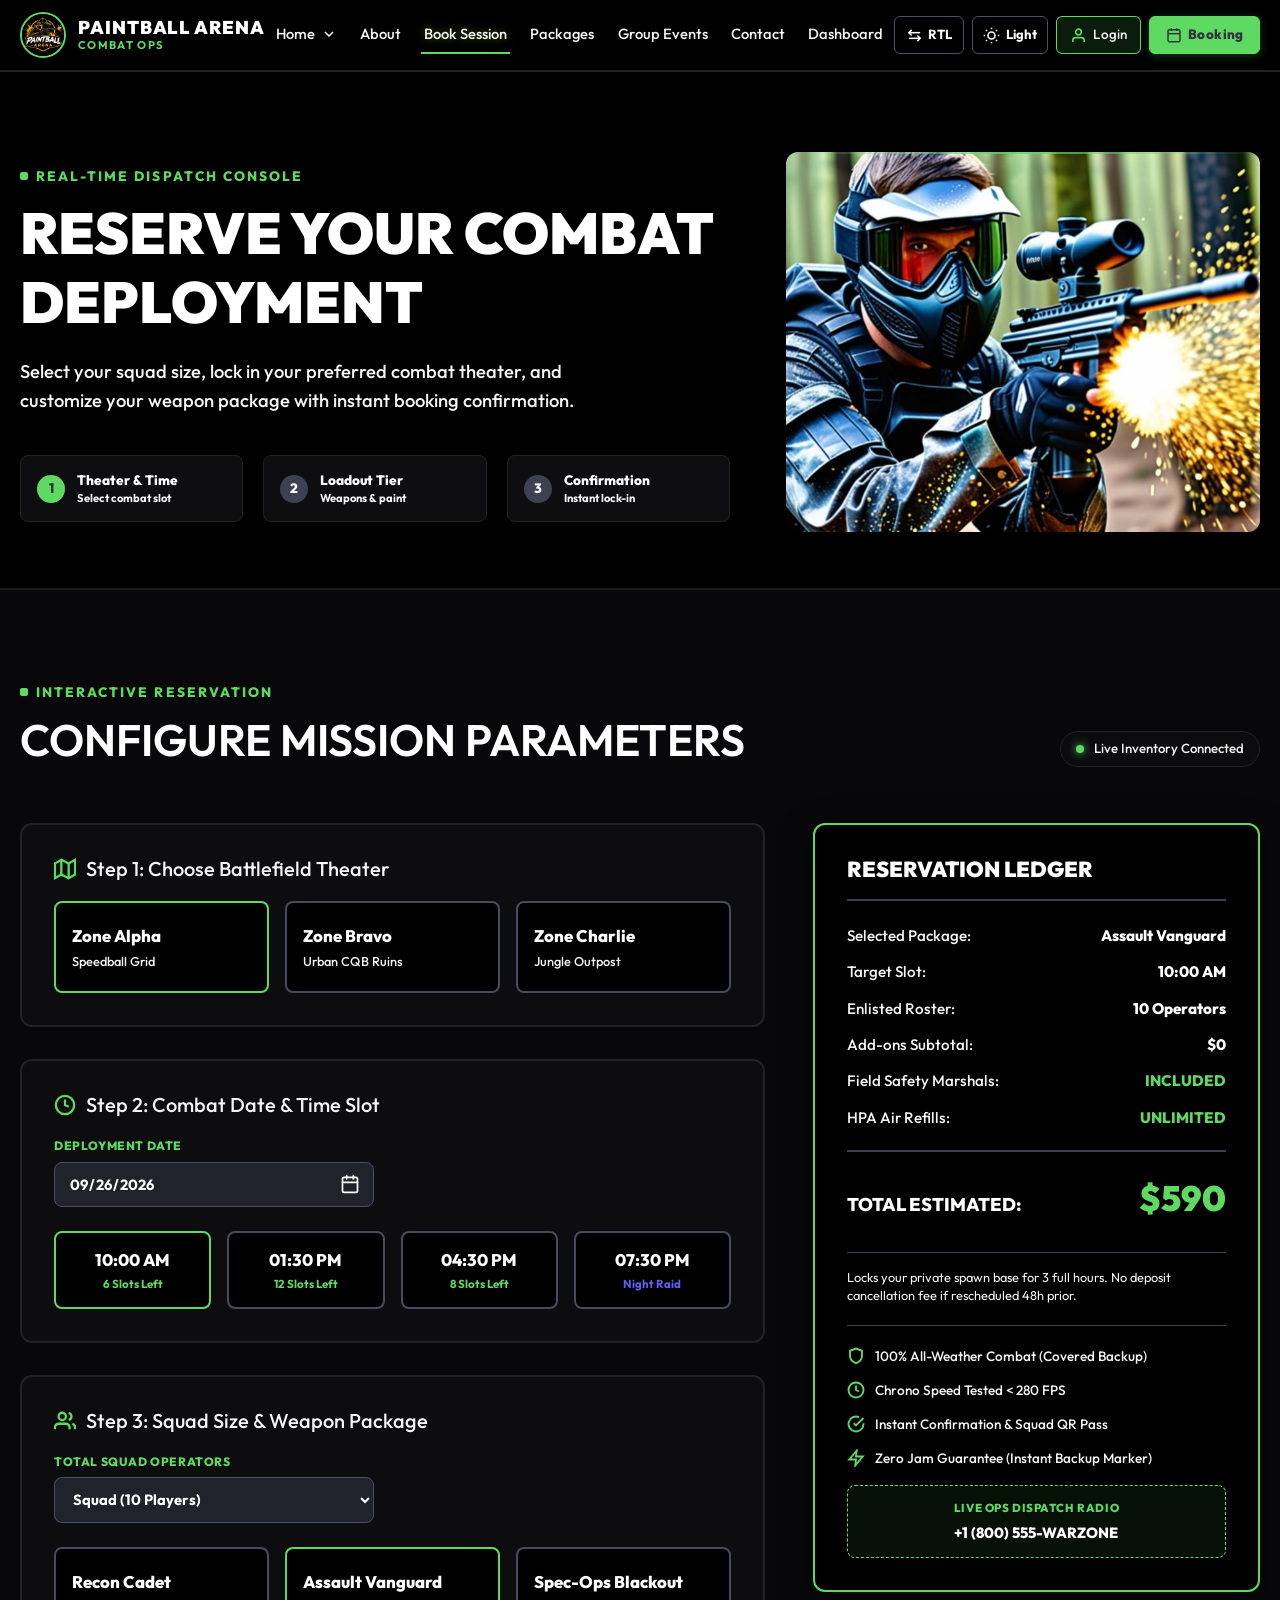
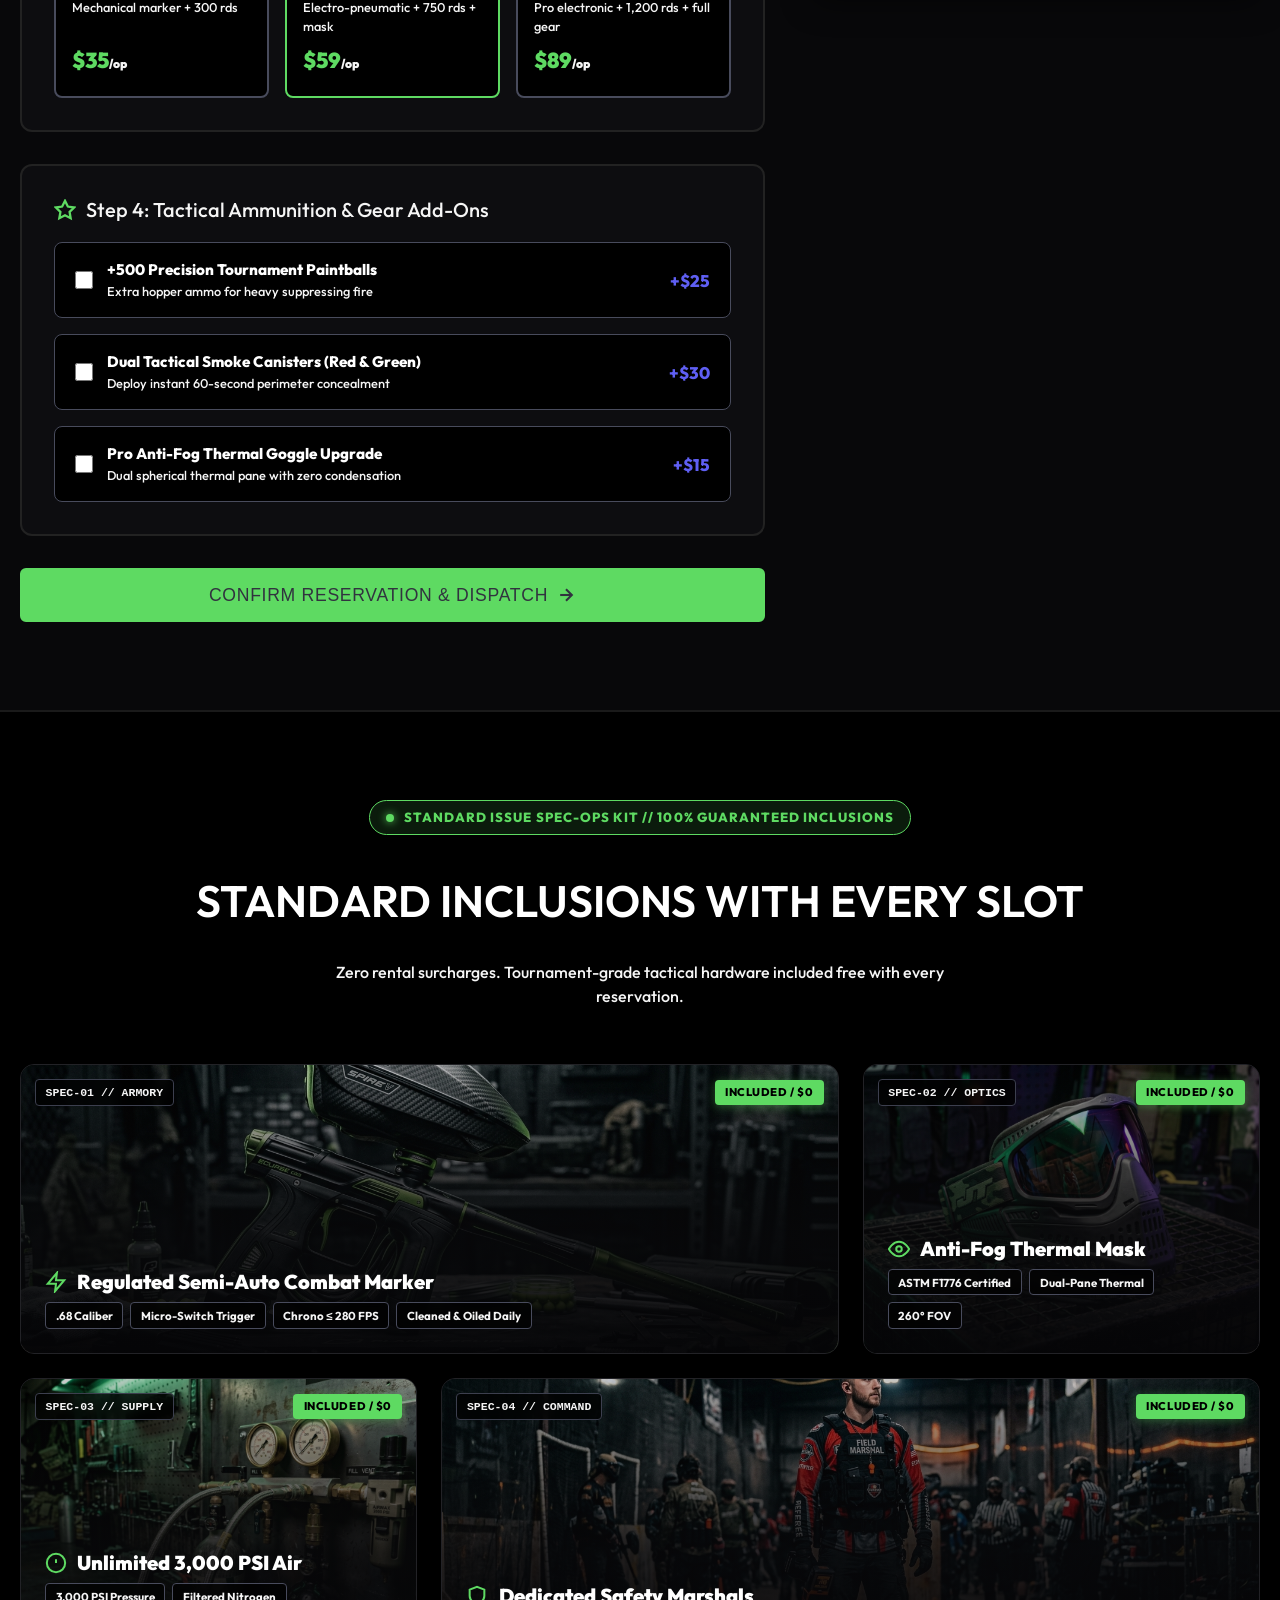
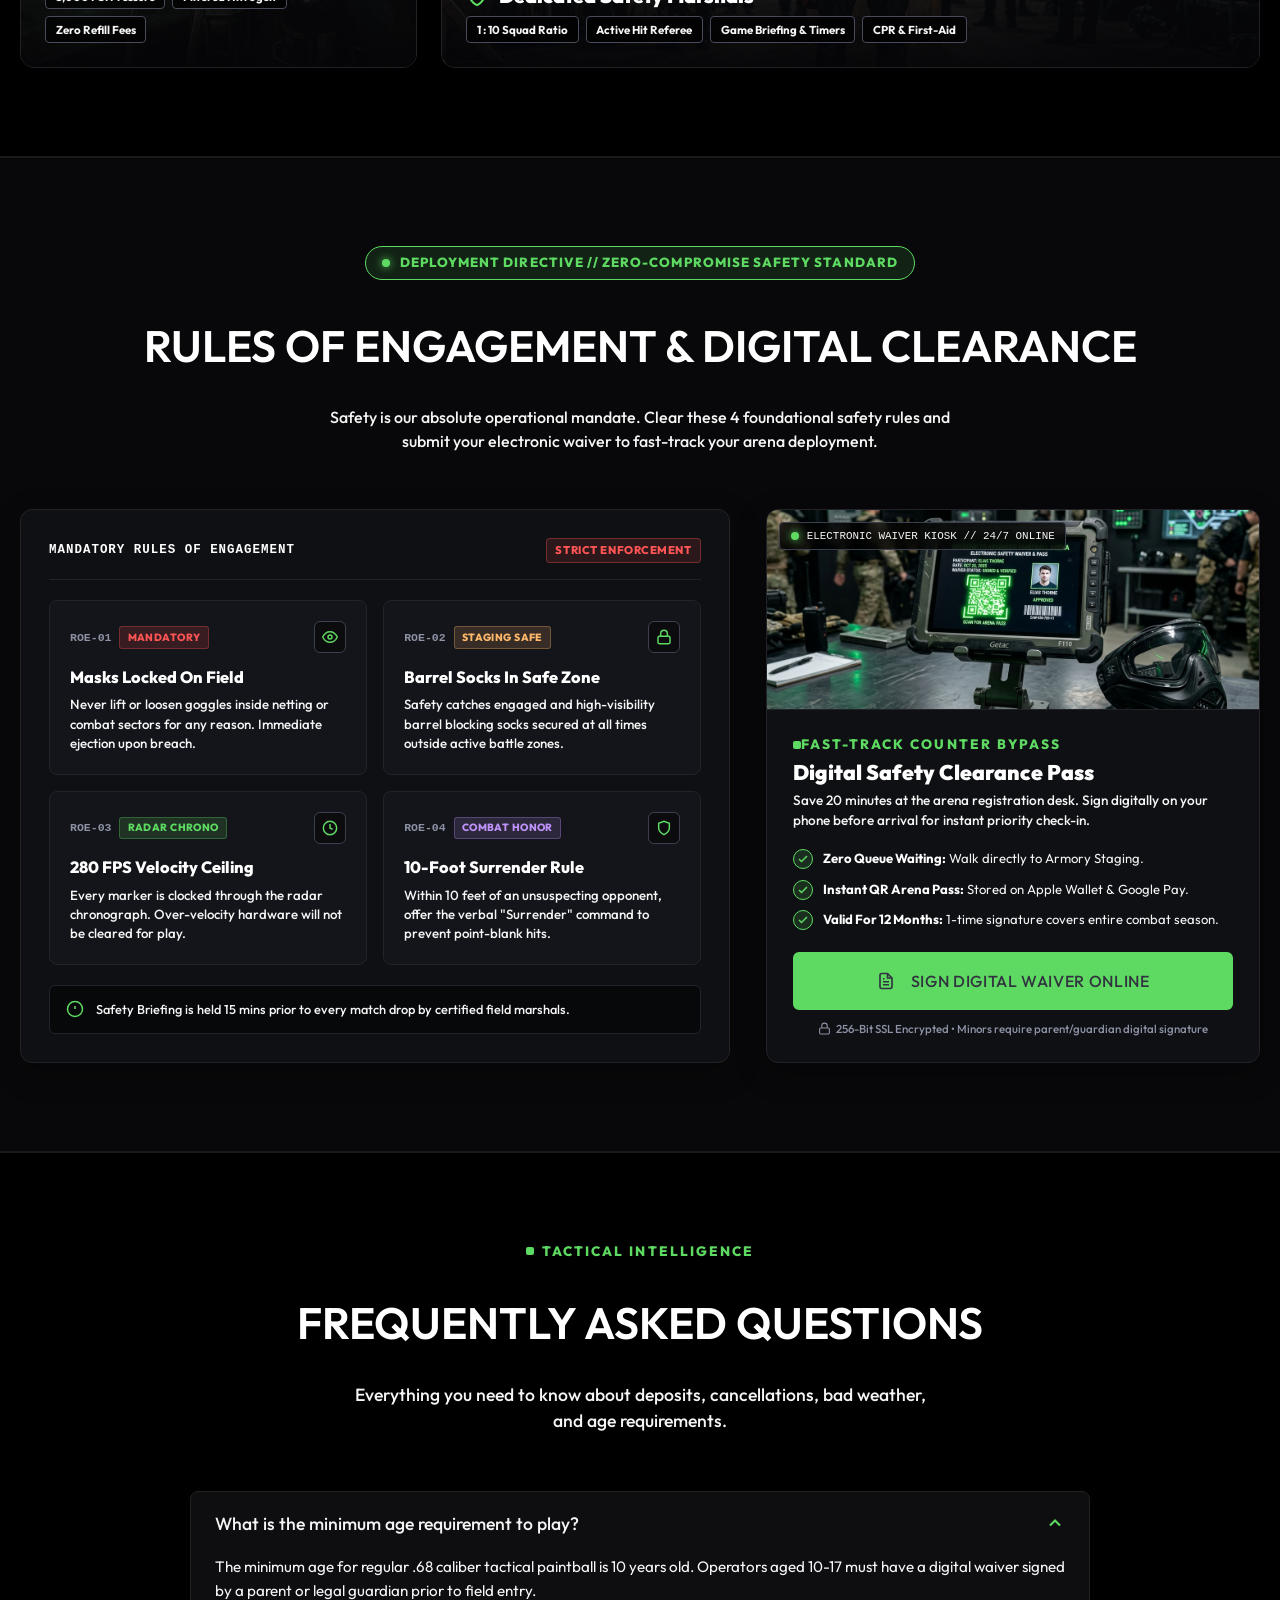
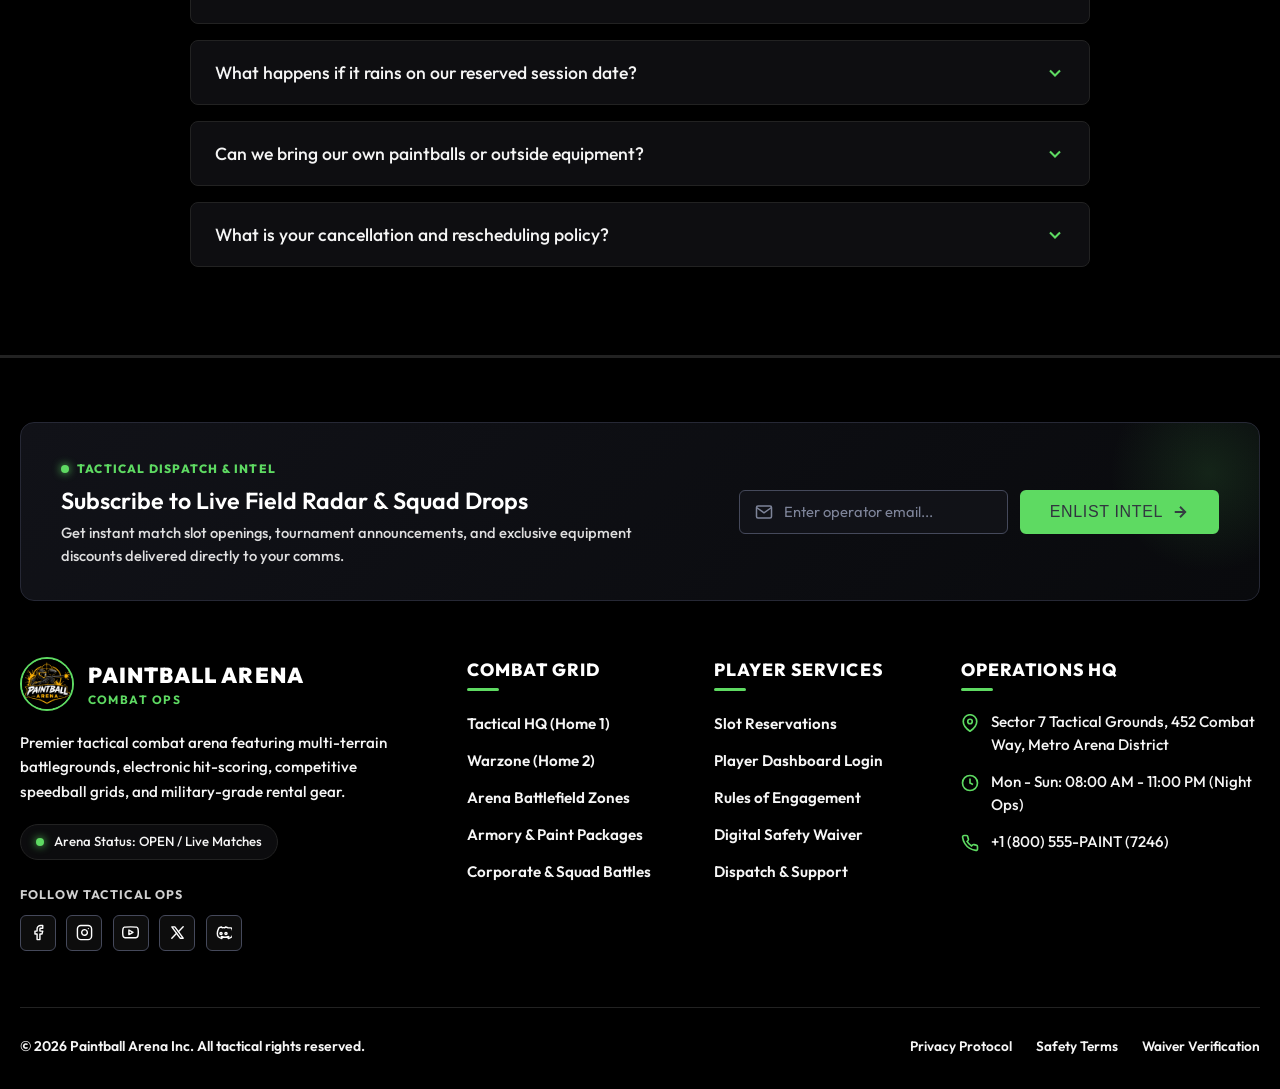
<file: book-session.html>
<!DOCTYPE html>
<html lang="en" dir="ltr" class="dark">

<head>
  <meta charset="UTF-8">
  <meta name="viewport" content="width=device-width, initial-scale=1.0">
  <title>Paintball Arena | Book a Combat Session &amp; Slot Reservation</title>
  <meta name="description"
    content="Reserve tactical paintball slots by squad size. Live time slot selector, customized weapon tiers, protective gear add-ons, and instant booking confirmation.">
  <link rel="icon" type="image/png" href="assets/images/brand/logo.png">
  <link rel="apple-touch-icon" href="assets/images/brand/logo.png">
  <!-- Master Stylesheets -->
  <link rel="stylesheet" href="assets/css/style.css">
  <link rel="stylesheet" href="assets/css/responsive.css">
</head>

<body>

  <!-- ==========================================================================
       BRANDED PAGE LOADER
       ========================================================================== -->
  <div id="page-loader" role="status" aria-live="polite">
    <div class="loader-brand-wrapper">
      <div class="loader-pulse-ring"></div>
      <div class="loader-radar-ring"></div>
      <img src="assets/images/brand/logo.png" alt="Paintball Arena Tactical Logo" class="loader-logo">
    </div>
    <div class="loader-text">
      <span>Initializing Arena Systems</span>
    </div>
    <div class="loader-bar">
      <div class="loader-progress"></div>
    </div>
  </div>

  <!-- ==========================================================================
       FIXED COMPACT HEADER
       ========================================================================== -->
  <header id="site-header" role="banner">
    <div class="header-container">

      <!-- Brand Logo & Identity -->
      <a href="index.html" class="header-brand" aria-label="Paintball Arena Home">
        <img src="assets/images/brand/logo.png" alt="Paintball Arena Logo" class="brand-logo-img">
        <div class="brand-text-block">
          <span class="brand-name">Paintball Arena</span>
          <span class="brand-tagline">Combat Ops</span>
        </div>
      </a>

      <!-- Desktop Navigation (Exactly 6 Nav Items, Single Line) -->
      <nav class="desktop-nav" aria-label="Primary Navigation">
        <!-- 1. Home (Dropdown: Click Only) -->
        <div class="nav-item">
          <button type="button" class="nav-link dropdown-trigger" aria-expanded="false" aria-haspopup="true">
            <span>Home</span>
            <svg class="nav-icon" viewBox="0 0 24 24">
              <polyline points="6 9 12 15 18 9"></polyline>
            </svg>
          </button>
          <div class="dropdown-menu" role="menu">
            <a href="index.html" class="dropdown-link" role="menuitem">
              <span>Home 1 (Tactical HQ)</span>
              <span class="dropdown-badge">HQ</span>
            </a>
            <a href="home-2.html" class="dropdown-link" role="menuitem">
              <span>Home 2 (Cinematic Warzone)</span>
              <span class="dropdown-badge">Warzone</span>
            </a>
          </div>
        </div>

        <!-- 2. About -->
        <div class="nav-item">
          <a href="about.html" class="nav-link">
            <span>About</span>
          </a>
        </div>

        <!-- 3. Book Session (Active) -->
        <div class="nav-item">
          <a href="book-session.html" class="nav-link active">
            <span>Book Session</span>
          </a>
        </div>

        <!-- 4. Packages & Pricing -->
        <div class="nav-item">
          <a href="packages.html" class="nav-link">
            <span>Packages</span>
          </a>
        </div>

        <!-- 5. Group Events -->
        <div class="nav-item">
          <a href="events.html" class="nav-link">
            <span>Group Events</span>
          </a>
        </div>

        <!-- 6. Contact -->
        <div class="nav-item">
          <a href="contact.html" class="nav-link">
            <span>Contact</span>
          </a>
        </div>

        <!-- 7. Dashboard (Next to Contact) -->
        <div class="nav-item">
          <a href="dashboard.html" class="nav-link">
            <span>Dashboard</span>
          </a>
        </div>
      </nav>

      <!-- Header Utilities (RTL, Dark Mode, Login Button) -->
      <div class="header-actions">
        <!-- RTL / LTR Toggle -->
        <button type="button" class="util-btn rtl-toggle-btn" aria-label="Toggle text direction RTL/LTR">
          <svg viewBox="0 0 24 24">
            <polyline points="8 4 4 8 8 12"></polyline>
            <polyline points="16 20 20 16 16 12"></polyline>
            <line x1="4" y1="8" x2="20" y2="8"></line>
            <line x1="20" y1="16" x2="4" y2="16"></line>
          </svg>
          <span class="rtl-text">RTL</span>
        </button>

        <!-- Dark Mode Toggle -->
        <button type="button" class="util-btn theme-toggle-btn" aria-label="Toggle dark and light theme">
          <svg viewBox="0 0 24 24">
            <circle cx="12" cy="12" r="5"></circle>
            <line x1="12" y1="1" x2="12" y2="3"></line>
            <line x1="12" y1="21" x2="12" y2="23"></line>
            <line x1="4.22" y1="4.22" x2="5.64" y2="5.64"></line>
            <line x1="18.36" y1="18.36" x2="19.78" y2="19.78"></line>
            <line x1="1" y1="12" x2="3" y2="12"></line>
            <line x1="21" y1="12" x2="23" y2="12"></line>
            <line x1="4.22" y1="19.78" x2="5.64" y2="18.36"></line>
            <line x1="18.36" y1="5.64" x2="19.78" y2="4.22"></line>
          </svg>
          <span class="theme-text">Light</span>
        </button>

        <!-- Login Button -->
        <a href="login.html#login-terminal" class="btn-login btn-login-desktop" aria-label="Player Portal Login">
          <svg viewBox="0 0 24 24">
            <path d="M20 21v-2a4 4 0 0 0-4-4H8a4 4 0 0 0-4 4v2"></path>
            <circle cx="12" cy="7" r="4"></circle>
          </svg>
          <span>Login</span>
        </a>

        <!-- Booking CTA Button -->
        <a href="book-session.html" class="btn-booking-header btn-booking-desktop" aria-label="Book Combat Session">
          <svg viewBox="0 0 24 24">
            <rect x="3" y="4" width="18" height="18" rx="2" ry="2"></rect>
            <line x1="16" y1="2" x2="16" y2="6"></line>
            <line x1="8" y1="2" x2="8" y2="6"></line>
            <line x1="3" y1="10" x2="21" y2="10"></line>
          </svg>
          <span>Booking</span>
        </a>

        <!-- Mobile Drawer Toggle Button -->
        <button type="button" class="mobile-toggle-btn" aria-label="Open mobile navigation menu" aria-expanded="false">
          <svg viewBox="0 0 24 24">
            <line x1="3" y1="12" x2="21" y2="12"></line>
            <line x1="3" y1="6" x2="21" y2="6"></line>
            <line x1="3" y1="18" x2="21" y2="18"></line>
          </svg>
        </button>
      </div>

    </div>
  </header>

  <!-- ==========================================================================
       MOBILE MENU OVERLAY & DRAWER
       ========================================================================== -->
  <div class="mobile-menu-overlay" aria-hidden="true"></div>
  <aside class="mobile-menu-drawer" aria-label="Mobile Navigation Drawer">
    <!-- Mobile Drawer Header -->
    <div class="mobile-menu-top">
      <div class="mobile-brand">
        <img src="assets/images/brand/logo.png" alt="Paintball Arena Logo">
        <div class="brand-text-block">
          <span class="brand-name">Paintball Arena</span>
          <span class="brand-tagline">Combat Ops</span>
        </div>
      </div>
      <button type="button" class="mobile-close-btn" aria-label="Close navigation menu">
        <svg viewBox="0 0 24 24">
          <line x1="18" y1="6" x2="6" y2="18"></line>
          <line x1="6" y1="6" x2="18" y2="18"></line>
        </svg>
      </button>
    </div>

    <!-- Mobile Nav Items with Home Accordion -->
    <ul class="mobile-nav-list">
      <!-- 1. Home Accordion (Click only) -->
      <li>
        <button type="button" class="mobile-nav-link mobile-accordion-trigger" aria-expanded="false">
          <span>Home</span>
          <svg class="nav-icon" viewBox="0 0 24 24">
            <polyline points="6 9 12 15 18 9"></polyline>
          </svg>
        </button>
        <div class="mobile-accordion-content">
          <a href="index.html" class="mobile-sub-link">
            <span>Home 1 (Tactical HQ)</span>
            <span class="dropdown-badge">HQ</span>
          </a>
          <a href="home-2.html" class="mobile-sub-link">
            <span>Home 2 (Cinematic Warzone)</span>
            <span class="dropdown-badge">Warzone</span>
          </a>
        </div>
      </li>

      <!-- 2. About -->
      <li>
        <a href="about.html" class="mobile-nav-link">
          <span>About the Arena</span>
        </a>
      </li>

      <!-- 3. Book Session (Active) -->
      <li>
        <a href="book-session.html" class="mobile-nav-link active">
          <span>Book Session</span>
        </a>
      </li>

      <!-- 4. Packages & Pricing -->
      <li>
        <a href="packages.html" class="mobile-nav-link">
          <span>Packages &amp; Pricing</span>
        </a>
      </li>

      <!-- 5. Group Events -->
      <li>
        <a href="events.html" class="mobile-nav-link">
          <span>Group &amp; Corporate Events</span>
        </a>
      </li>

      <!-- 6. Contact -->
      <li>
        <a href="contact.html" class="mobile-nav-link">
          <span>Contact Operations</span>
        </a>
      </li>

      <!-- 7. Dashboard -->
      <li>
        <a href="dashboard.html" class="mobile-nav-link">
          <span>Dashboard</span>
        </a>
      </li>

    </ul>

    <!-- Mobile Booking & Login Buttons -->
    <div class="mobile-login-wrap">
      <a href="book-session.html" class="btn-booking-header mobile-booking-btn" aria-label="Book Combat Session">
        <svg viewBox="0 0 24 24">
          <rect x="3" y="4" width="18" height="18" rx="2" ry="2"></rect>
          <line x1="16" y1="2" x2="16" y2="6"></line>
          <line x1="8" y1="2" x2="8" y2="6"></line>
          <line x1="3" y1="10" x2="21" y2="10"></line>
        </svg>
        <span>Booking</span>
      </a>
      <a href="login.html#login-terminal" class="btn-login mobile-login-btn" aria-label="Player Portal Login">
        <svg viewBox="0 0 24 24">
          <path d="M20 21v-2a4 4 0 0 0-4-4H8a4 4 0 0 0-4 4v2"></path>
          <circle cx="12" cy="7" r="4"></circle>
        </svg>
        <span>Login / Player Portal</span>
      </a>
    </div>

    <!-- Mobile Bottom Controls -->
    <div class="mobile-controls">
      <div class="mobile-toggles-row">
        <button type="button" class="util-btn rtl-toggle-btn" aria-label="Toggle text direction RTL/LTR">
          <span class="rtl-text">RTL</span>
        </button>
        <button type="button" class="util-btn theme-toggle-btn" aria-label="Toggle dark and light theme">
          <span class="theme-text">Light</span>
        </button>
      </div>
    </div>
  </aside>

  <!-- ==========================================================================
       SCROLL TO TOP BUTTON
       ========================================================================== -->
  <button id="scroll-to-top" type="button" aria-label="Scroll back to top">
    <svg viewBox="0 0 24 24">
      <polyline points="18 15 12 9 6 15"></polyline>
    </svg>
  </button>

  <!-- ==========================================================================
       MAIN CONTENT (BOOK SESSION - EXACTLY 5 CONTENT SECTIONS)
       ========================================================================== -->
  <main id="main-content">

    <!-- SECTION 1: HERO & MISSION STEP TRACKER -->
    <section class="booking-hero-section" aria-labelledby="booking-hero-title">
      <div class="site-container">
        <div class="booking-hero-grid">

          <!-- Hero Info -->
          <div>
            <span class="section-eyebrow">Real-Time Dispatch Console</span>
            <h1 id="booking-hero-title"
              style="font-size: clamp(2.3rem, 4.5vw, 3.8rem); font-weight: 900; text-transform: uppercase; margin-bottom: 1.25rem;">
              Reserve Your Combat Deployment
            </h1>
            <p style="font-size: 1.15rem; line-height: 1.6; color: var(--color-soft-white); max-width: 600px;">
              Select your squad size, lock in your preferred combat theater, and customize your weapon package with
              instant booking confirmation.
            </p>

            <!-- 3-Step Flow Indicator -->
            <div class="step-tracker-bar">
              <div class="step-tracker-item active">
                <div class="step-num">1</div>
                <div class="step-info">
                  <span class="step-label">Theater &amp; Time</span>
                  <span class="step-sub">Select combat slot</span>
                </div>
              </div>

              <div class="step-tracker-item">
                <div class="step-num">2</div>
                <div class="step-info">
                  <span class="step-label">Loadout Tier</span>
                  <span class="step-sub">Weapons &amp; paint</span>
                </div>
              </div>

              <div class="step-tracker-item">
                <div class="step-num">3</div>
                <div class="step-info">
                  <span class="step-label">Confirmation</span>
                  <span class="step-sub">Instant lock-in</span>
                </div>
              </div>
            </div>
          </div>

          <!-- Hero Visual Media -->
          <div class="tactical-viewport">
            <img src="assets/images/sections/p14.jpg"
              alt="Paintball operator preparing weapon loadout before entering combat zone"
              style="width: 100%; height: 380px; object-fit: cover;">
          </div>

        </div>
      </div>
    </section>

    <!-- SECTION 2: INTERACTIVE CUSTOMIZER & FORM DISPATCH -->
    <section class="customizer-section" aria-labelledby="customizer-title">
      <div class="site-container">

        <div class="section-header-row">
          <div>
            <span class="section-eyebrow">Interactive Reservation</span>
            <h2 id="customizer-title" class="section-title">Configure Mission Parameters</h2>
          </div>
          <div class="footer-status-pill">
            <span class="pulse-dot"></span>
            <span>Live Inventory Connected</span>
          </div>
        </div>

        <div class="booking-customizer-grid">

          <!-- Left: Main Form Fields -->
          <form class="booking-form-main"
            onsubmit="event.preventDefault(); alert('Session Slot Reserved! Redirecting to Player Dashboard.'); window.location.href='login.html';">

            <!-- Fieldset 1: Choose Arena Zone -->
            <div class="form-fieldset-card hover-lift">
              <h3 class="fieldset-title">
                <svg viewBox="0 0 24 24" fill="none" stroke-width="2.5">
                  <polygon points="1 6 1 22 8 18 16 22 23 18 23 2 16 6 8 2 1 6"></polygon>
                  <line x1="8" y1="2" x2="8" y2="18"></line>
                  <line x1="16" y1="6" x2="16" y2="22"></line>
                </svg>
                <span>Step 1: Choose Battlefield Theater</span>
              </h3>
              <div class="theaters-radio-grid">
                <label class="package-radio-label selected" style="cursor: pointer;">
                  <input type="radio" name="theater" value="speedball" checked style="display: none;">
                  <span class="pkg-radio-name">Zone Alpha</span>
                  <span style="font-size: 0.8rem; color: var(--color-soft-white); margin-top: 0.25rem;">Speedball
                    Grid</span>
                </label>
                <label class="package-radio-label" style="cursor: pointer;">
                  <input type="radio" name="theater" value="urban" style="display: none;">
                  <span class="pkg-radio-name">Zone Bravo</span>
                  <span style="font-size: 0.8rem; color: var(--color-soft-white); margin-top: 0.25rem;">Urban CQB
                    Ruins</span>
                </label>
                <label class="package-radio-label" style="cursor: pointer;">
                  <input type="radio" name="theater" value="jungle" style="display: none;">
                  <span class="pkg-radio-name">Zone Charlie</span>
                  <span style="font-size: 0.8rem; color: var(--color-soft-white); margin-top: 0.25rem;">Jungle
                    Outpost</span>
                </label>
              </div>
            </div>

            <!-- Fieldset 2: Date & Time Slot -->
            <div class="form-fieldset-card hover-lift">
              <h3 class="fieldset-title">
                <svg viewBox="0 0 24 24" fill="none" stroke-width="2.5">
                  <circle cx="12" cy="12" r="10"></circle>
                  <polyline points="12 6 12 12 16 14"></polyline>
                </svg>
                <span>Step 2: Combat Date &amp; Time Slot</span>
              </h3>
              <div style="margin-bottom: 1.5rem; max-width: 320px;">
                <label class="gateway-label" for="booking-calendar-date"
                  style="display: block; margin-bottom: 0.4rem;">Deployment Date</label>
                <div class="date-input-wrapper">
                  <input type="date" id="booking-calendar-date" class="gateway-select" value="2026-09-26">
                  <svg class="calendar-white-icon" viewBox="0 0 24 24" fill="none" stroke="#FFFFFF" stroke-width="2" stroke-linecap="round" stroke-linejoin="round" aria-hidden="true">
                    <rect x="3" y="4" width="18" height="18" rx="2" ry="2"></rect>
                    <line x1="16" y1="2" x2="16" y2="6"></line>
                    <line x1="8" y1="2" x2="8" y2="6"></line>
                    <line x1="3" y1="10" x2="21" y2="10"></line>
                  </svg>
                </div>
              </div>
              <div class="slot-picker-grid">
                <button type="button" class="slot-btn selected" data-time="10:00 AM">
                  <span class="slot-time">10:00 AM</span>
                  <span class="slot-availability">6 Slots Left</span>
                </button>
                <button type="button" class="slot-btn" data-time="01:30 PM">
                  <span class="slot-time">01:30 PM</span>
                  <span class="slot-availability">12 Slots Left</span>
                </button>
                <button type="button" class="slot-btn" data-time="04:30 PM">
                  <span class="slot-time">04:30 PM</span>
                  <span class="slot-availability">8 Slots Left</span>
                </button>
                <button type="button" class="slot-btn" data-time="07:30 PM (Night)">
                  <span class="slot-time">07:30 PM</span>
                  <span class="slot-availability" style="color: var(--color-purple);">Night Raid</span>
                </button>
              </div>
            </div>

            <!-- Fieldset 3: Squad Group Size & Weapon Package -->
            <div class="form-fieldset-card hover-lift">
              <h3 class="fieldset-title">
                <svg viewBox="0 0 24 24" fill="none" stroke-width="2.5">
                  <path d="M17 21v-2a4 4 0 0 0-4-4H5a4 4 0 0 0-4 4v2"></path>
                  <circle cx="9" cy="7" r="4"></circle>
                  <path d="M23 21v-2a4 4 0 0 0-3-3.87"></path>
                  <path d="M16 3.13a4 4 0 0 1 0 7.75"></path>
                </svg>
                <span>Step 3: Squad Size &amp; Weapon Package</span>
              </h3>

              <div style="margin-bottom: 1.5rem;">
                <label class="gateway-label" for="book-squad-size" style="display: block; margin-bottom: 0.4rem;">Total
                  Squad Operators</label>
                <select id="book-squad-size" class="gateway-select" style="width: 100%; max-width: 320px;">
                  <option value="6">Fireteam (6 Players)</option>
                  <option value="10" selected>Squad (10 Players)</option>
                  <option value="16">Platoon (16 Players)</option>
                  <option value="24">Company (24 Players)</option>
                  <option value="40">Battalion (40+ Corporate)</option>
                </select>
              </div>

              <div class="package-select-grid">
                <div class="package-radio-label" data-name="Recon Cadet" data-price="35">
                  <div>
                    <span class="pkg-radio-name">Recon Cadet</span>
                    <p style="font-size: 0.8rem; color: var(--color-soft-white); margin-top: 0.25rem;">Mechanical marker
                      + 300 rds</p>
                  </div>
                  <span class="pkg-radio-price">$35<small
                      style="font-size: 0.75rem; color: var(--color-soft-white);">/op</small></span>
                </div>

                <div class="package-radio-label selected" data-name="Assault Vanguard" data-price="59">
                  <div>
                    <span class="pkg-radio-name">Assault Vanguard</span>
                    <p style="font-size: 0.8rem; color: var(--color-soft-white); margin-top: 0.25rem;">Electro-pneumatic
                      + 750 rds + mask</p>
                  </div>
                  <span class="pkg-radio-price">$59<small
                      style="font-size: 0.75rem; color: var(--color-soft-white);">/op</small></span>
                </div>

                <div class="package-radio-label" data-name="Spec-Ops Blackout" data-price="89">
                  <div>
                    <span class="pkg-radio-name">Spec-Ops Blackout</span>
                    <p style="font-size: 0.8rem; color: var(--color-soft-white); margin-top: 0.25rem;">Pro electronic +
                      1,200 rds + full gear</p>
                  </div>
                  <span class="pkg-radio-price">$89<small
                      style="font-size: 0.75rem; color: var(--color-soft-white);">/op</small></span>
                </div>
              </div>
            </div>

            <!-- Fieldset 4: Tactical Add-ons -->
            <div class="form-fieldset-card hover-lift">
              <h3 class="fieldset-title">
                <svg viewBox="0 0 24 24" fill="none" stroke-width="2.5">
                  <polygon
                    points="12 2 15.09 8.26 22 9.27 17 14.14 18.18 21.02 12 17.77 5.82 21.02 7 14.14 2 9.27 8.91 8.26 12 2">
                  </polygon>
                </svg>
                <span>Step 4: Tactical Ammunition &amp; Gear Add-Ons</span>
              </h3>

              <div class="addon-checklist">
                <label class="addon-checkbox-label">
                  <div class="addon-left">
                    <input type="checkbox" class="addon-input" data-price="25">
                    <div>
                      <div class="addon-title">+500 Precision Tournament Paintballs</div>
                      <div class="addon-desc">Extra hopper ammo for heavy suppressing fire</div>
                    </div>
                  </div>
                  <span class="addon-price">+$25</span>
                </label>

                <label class="addon-checkbox-label">
                  <div class="addon-left">
                    <input type="checkbox" class="addon-input" data-price="30">
                    <div>
                      <div class="addon-title">Dual Tactical Smoke Canisters (Red &amp; Green)</div>
                      <div class="addon-desc">Deploy instant 60-second perimeter concealment</div>
                    </div>
                  </div>
                  <span class="addon-price">+$30</span>
                </label>

                <label class="addon-checkbox-label">
                  <div class="addon-left">
                    <input type="checkbox" class="addon-input" data-price="15">
                    <div>
                      <div class="addon-title">Pro Anti-Fog Thermal Goggle Upgrade</div>
                      <div class="addon-desc">Dual spherical thermal pane with zero condensation</div>
                    </div>
                  </div>
                  <span class="addon-price">+$15</span>
                </label>
              </div>

            </div>

            <button type="submit" class="btn-primary"
              style="width: 100%; justify-content: center; height: 54px; font-size: 1.1rem;">
              <span>Confirm Reservation &amp; Dispatch</span>
              <svg width="20" height="20" viewBox="0 0 24 24" fill="none" stroke="currentColor" stroke-width="2.5">
                <line x1="5" y1="12" x2="19" y2="12"></line>
                <polyline points="12 5 19 12 12 19"></polyline>
              </svg>
            </button>

          </form>

          <!-- Right: Live Pricing Summary Sidebar -->
          <div class="booking-summary-sidebar">
            <div class="summary-sticky-card">
              <h3 class="summary-title">Reservation Ledger</h3>

              <div class="summary-line-item">
                <span>Selected Package:</span>
                <strong id="summary-pkg-name">Assault Vanguard</strong>
              </div>

              <div class="summary-line-item">
                <span>Target Slot:</span>
                <strong id="summary-slot-time">10:00 AM</strong>
              </div>

              <div class="summary-line-item">
                <span>Enlisted Roster:</span>
                <strong id="summary-squad-count">10 Operators</strong>
              </div>

              <div class="summary-line-item">
                <span>Add-ons Subtotal:</span>
                <strong id="summary-addons-total">$0</strong>
              </div>

              <div class="summary-line-item">
                <span>Field Safety Marshals:</span>
                <strong style="color: var(--color-green);">INCLUDED</strong>
              </div>

              <div class="summary-line-item">
                <span>HPA Air Refills:</span>
                <strong style="color: var(--color-green);">UNLIMITED</strong>
              </div>

              <div class="summary-total-row">
                <span class="summary-total-label">Total Estimated:</span>
                <span id="summary-total-amount" class="summary-total-val">$590</span>
              </div>

              <div
                style="font-size: 0.8rem; color: var(--color-soft-white); line-height: 1.4; border-top: 1.5px solid #3c3f4e; padding-top: 1rem;">
                Locks your private spawn base for 3 full hours. No deposit cancellation fee if rescheduled 48h prior.
              </div>

              <!-- Tactical Guarantees & Perks (Fills right sidebar space) -->
              <div style="border-top: 1.5px solid #3c3f4e; padding-top: 1.25rem; margin-top: 1.25rem; display: flex; flex-direction: column; gap: 0.85rem;">
                <div style="display: flex; align-items: center; gap: 0.65rem; font-size: 0.85rem; color: var(--color-soft-white);">
                  <svg width="18" height="18" viewBox="0 0 24 24" fill="none" stroke="var(--color-green)" stroke-width="2.5"><path d="M12 22s8-4 8-10V5l-8-3-8 3v7c0 6 8 10 8 10z"></path></svg>
                  <span>100% All-Weather Combat (Covered Backup)</span>
                </div>
                <div style="display: flex; align-items: center; gap: 0.65rem; font-size: 0.85rem; color: var(--color-soft-white);">
                  <svg width="18" height="18" viewBox="0 0 24 24" fill="none" stroke="var(--color-green)" stroke-width="2.5"><circle cx="12" cy="12" r="10"></circle><polyline points="12 6 12 12 16 14"></polyline></svg>
                  <span>Chrono Speed Tested &lt; 280 FPS</span>
                </div>
                <div style="display: flex; align-items: center; gap: 0.65rem; font-size: 0.85rem; color: var(--color-soft-white);">
                  <svg width="18" height="18" viewBox="0 0 24 24" fill="none" stroke="var(--color-green)" stroke-width="2.5"><path d="M22 11.08V12a10 10 0 1 1-5.93-9.14"></path><polyline points="22 4 12 14.01 9 11.01"></polyline></svg>
                  <span>Instant Confirmation &amp; Squad QR Pass</span>
                </div>
                <div style="display: flex; align-items: center; gap: 0.65rem; font-size: 0.85rem; color: var(--color-soft-white);">
                  <svg width="18" height="18" viewBox="0 0 24 24" fill="none" stroke="var(--color-green)" stroke-width="2.5"><polygon points="13 2 3 14 12 14 11 22 21 10 12 10 13 2"></polygon></svg>
                  <span>Zero Jam Guarantee (Instant Backup Marker)</span>
                </div>
              </div>

              <!-- Dispatch Hotline Strip -->
              <div style="background: rgba(94, 218, 98, 0.08); border: 1.5px dashed var(--color-green); border-radius: 8px; padding: 0.85rem; text-align: center; margin-top: 1rem;">
                <span style="font-size: 0.72rem; font-weight: 800; color: var(--color-green); text-transform: uppercase; letter-spacing: 0.05em; display: block; margin-bottom: 0.2rem;">Live Ops Dispatch Radio</span>
                <span style="font-size: 0.92rem; font-weight: 800; color: var(--color-white);">+1 (800) 555-WARZONE</span>
              </div>
            </div>
          </div>

        </div>

      </div>
    </section>

    <!-- SECTION 3: WHAT'S INCLUDED IN EVERY TACTICAL SLOT (Tactical Loadout Bento Grid) -->
    <section class="inclusions-section" aria-labelledby="inclusions-title">
      <div class="site-container">

        <!-- Centered Header with Radar Badge -->
        <div class="section-header-row text-center" style="flex-direction: column; align-items: center; text-align: center;">
          <div class="hero-badge-pill" style="margin-bottom: 1rem;">
            <span class="pulse-dot"></span>
            <span>Standard Issue Spec-Ops Kit // 100% Guaranteed Inclusions</span>
          </div>
          <h2 id="inclusions-title" class="section-title">Standard Inclusions With Every Slot</h2>
          <p class="section-subtitle" style="max-width: 620px; margin: 0.5rem auto 0;">
            Zero rental surcharges. Tournament-grade tactical hardware included free with every reservation.
          </p>
        </div>

        <!-- Bento Grid: 2 rows x 3 cols interlocking layout -->
        <div class="inclusions-bento-grid">

          <!-- Card 1 (Span 2): Regulated Combat Marker -->
          <div class="bento-card span-2 hover-lift">
            <img src="assets/images/sections/inclusion-marker.jpg" alt="Regulated Semi-Auto Combat Marker on armory bench" class="bento-bg-img" loading="lazy">
            <div class="bento-gradient-overlay"></div>
            <div class="bento-top-bar">
              <span class="bento-spec-code">SPEC-01 // ARMORY</span>
              <span class="bento-free-tag">INCLUDED / $0</span>
            </div>
            <div class="bento-content">
              <div class="bento-title-row">
                <svg viewBox="0 0 24 24" fill="none" stroke="currentColor" stroke-width="2.2"><polygon points="13 2 3 14 12 14 11 22 21 10 12 10 13 2"></polygon></svg>
                <h3 class="bento-title">Regulated Semi-Auto Combat Marker</h3>
              </div>
              <div class="bento-chips-row">
                <span class="bento-chip">.68 Caliber</span>
                <span class="bento-chip">Micro-Switch Trigger</span>
                <span class="bento-chip">Chrono &le; 280 FPS</span>
                <span class="bento-chip">Cleaned &amp; Oiled Daily</span>
              </div>
            </div>
          </div>

          <!-- Card 2 (Span 1): Thermal Anti-Fog Mask -->
          <div class="bento-card hover-lift">
            <img src="assets/images/sections/inclusion-mask.jpg" alt="Thermal Anti-Fog Safety Mask on steel crate" class="bento-bg-img" loading="lazy">
            <div class="bento-gradient-overlay"></div>
            <div class="bento-top-bar">
              <span class="bento-spec-code">SPEC-02 // OPTICS</span>
              <span class="bento-free-tag">INCLUDED / $0</span>
            </div>
            <div class="bento-content">
              <div class="bento-title-row">
                <svg viewBox="0 0 24 24" fill="none" stroke="currentColor" stroke-width="2.2"><path d="M1 12s4-8 11-8 11 8 11 8-4 8-11 8-11-8-11-8z"></path><circle cx="12" cy="12" r="3"></circle></svg>
                <h3 class="bento-title">Anti-Fog Thermal Mask</h3>
              </div>
              <div class="bento-chips-row">
                <span class="bento-chip">ASTM F1776 Certified</span>
                <span class="bento-chip">Dual-Pane Thermal</span>
                <span class="bento-chip">260&deg; FOV</span>
              </div>
            </div>
          </div>

          <!-- Card 3 (Span 1): Unlimited 3,000 PSI Air -->
          <div class="bento-card hover-lift">
            <img src="assets/images/sections/inclusion-air.jpg" alt="Unlimited 3,000 PSI Compressed Air Station" class="bento-bg-img" loading="lazy">
            <div class="bento-gradient-overlay"></div>
            <div class="bento-top-bar">
              <span class="bento-spec-code">SPEC-03 // SUPPLY</span>
              <span class="bento-free-tag">INCLUDED / $0</span>
            </div>
            <div class="bento-content">
              <div class="bento-title-row">
                <svg viewBox="0 0 24 24" fill="none" stroke="currentColor" stroke-width="2.2"><circle cx="12" cy="12" r="10"></circle><line x1="12" y1="8" x2="12" y2="12"></line><line x1="12" y1="16" x2="12.01" y2="16"></line></svg>
                <h3 class="bento-title">Unlimited 3,000 PSI Air</h3>
              </div>
              <div class="bento-chips-row">
                <span class="bento-chip">3,000 PSI Pressure</span>
                <span class="bento-chip">Filtered Nitrogen</span>
                <span class="bento-chip">Zero Refill Fees</span>
              </div>
            </div>
          </div>

          <!-- Card 4 (Span 2): Dedicated Safety Marshals -->
          <div class="bento-card span-2 hover-lift">
            <img src="assets/images/sections/inclusion-marshal.jpg" alt="Certified Safety Marshals on the battle arena" class="bento-bg-img" loading="lazy">
            <div class="bento-gradient-overlay"></div>
            <div class="bento-top-bar">
              <span class="bento-spec-code">SPEC-04 // COMMAND</span>
              <span class="bento-free-tag">INCLUDED / $0</span>
            </div>
            <div class="bento-content">
              <div class="bento-title-row">
                <svg viewBox="0 0 24 24" fill="none" stroke="currentColor" stroke-width="2.2"><path d="M12 22s8-4 8-10V5l-8-3-8 3v7c0 6 8 10 8 10z"></path></svg>
                <h3 class="bento-title">Dedicated Safety Marshals</h3>
              </div>
              <div class="bento-chips-row">
                <span class="bento-chip">1 : 10 Squad Ratio</span>
                <span class="bento-chip">Active Hit Referee</span>
                <span class="bento-chip">Game Briefing &amp; Timers</span>
                <span class="bento-chip">CPR &amp; First-Aid</span>
              </div>
            </div>
          </div>

        </div>

      </div>
    </section>

    <!-- SECTION 4: RULES OF ENGAGEMENT & DIGITAL WAIVER PROTOCOL (Tactical Clearance Console) -->
    <section class="waiver-section" aria-labelledby="waiver-title">
      <div class="site-container">

        <!-- Centered Header with Directive Badge -->
        <div class="section-header-row text-center" style="flex-direction: column; align-items: center; text-align: center;">
          <div class="hero-badge-pill" style="margin-bottom: 1rem;">
            <span class="pulse-dot"></span>
            <span>Deployment Directive // Zero-Compromise Safety Standard</span>
          </div>
          <h2 id="waiver-title" class="section-title">Rules of Engagement &amp; Digital Clearance</h2>
          <p class="section-subtitle" style="max-width: 660px; margin: 0.5rem auto 0;">
            Safety is our absolute operational mandate. Clear these 4 foundational safety rules and submit your electronic waiver to fast-track your arena deployment.
          </p>
        </div>

        <!-- Main Clearance Console: 2 Columns (Directives 2x2 Grid + Fast-Track Pass Kiosk) -->
        <div class="clearance-console-grid">

          <!-- Column 1: 2x2 Tactical Directives Matrix -->
          <div class="directives-matrix">
            <div class="directives-header-strip">
              <span class="directives-strip-title">MANDATORY RULES OF ENGAGEMENT</span>
              <span class="directives-strip-badge">STRICT ENFORCEMENT</span>
            </div>

            <div class="directives-cards-grid">
              <!-- Directive 01 -->
              <div class="directive-card hover-lift">
                <div class="directive-card-top">
                  <div class="directive-code-wrap">
                    <span class="directive-code">ROE-01</span>
                    <span class="directive-badge red">MANDATORY</span>
                  </div>
                  <div class="directive-icon">
                    <svg viewBox="0 0 24 24"><path d="M1 12s4-8 11-8 11 8 11 8-4 8-11 8-11-8-11-8z"></path><circle cx="12" cy="12" r="3"></circle></svg>
                  </div>
                </div>
                <h4 class="directive-title">Masks Locked On Field</h4>
                <p class="directive-desc">Never lift or loosen goggles inside netting or combat sectors for any reason. Immediate ejection upon breach.</p>
              </div>

              <!-- Directive 02 -->
              <div class="directive-card hover-lift">
                <div class="directive-card-top">
                  <div class="directive-code-wrap">
                    <span class="directive-code">ROE-02</span>
                    <span class="directive-badge yellow">STAGING SAFE</span>
                  </div>
                  <div class="directive-icon">
                    <svg viewBox="0 0 24 24"><rect x="3" y="11" width="18" height="11" rx="2" ry="2"></rect><path d="M7 11V7a5 5 0 0 1 10 0v4"></path></svg>
                  </div>
                </div>
                <h4 class="directive-title">Barrel Socks In Safe Zone</h4>
                <p class="directive-desc">Safety catches engaged and high-visibility barrel blocking socks secured at all times outside active battle zones.</p>
              </div>

              <!-- Directive 03 -->
              <div class="directive-card hover-lift">
                <div class="directive-card-top">
                  <div class="directive-code-wrap">
                    <span class="directive-code">ROE-03</span>
                    <span class="directive-badge green">RADAR CHRONO</span>
                  </div>
                  <div class="directive-icon">
                    <svg viewBox="0 0 24 24"><circle cx="12" cy="12" r="10"></circle><polyline points="12 6 12 12 16 14"></polyline></svg>
                  </div>
                </div>
                <h4 class="directive-title">280 FPS Velocity Ceiling</h4>
                <p class="directive-desc">Every marker is clocked through the radar chronograph. Over-velocity hardware will not be cleared for play.</p>
              </div>

              <!-- Directive 04 -->
              <div class="directive-card hover-lift">
                <div class="directive-card-top">
                  <div class="directive-code-wrap">
                    <span class="directive-code">ROE-04</span>
                    <span class="directive-badge purple">COMBAT HONOR</span>
                  </div>
                  <div class="directive-icon">
                    <svg viewBox="0 0 24 24"><path d="M12 22s8-4 8-10V5l-8-3-8 3v7c0 6 8 10 8 10z"></path></svg>
                  </div>
                </div>
                <h4 class="directive-title">10-Foot Surrender Rule</h4>
                <p class="directive-desc">Within 10 feet of an unsuspecting opponent, offer the verbal "Surrender" command to prevent point-blank hits.</p>
              </div>
            </div>

            <!-- Compliance Banner Footer -->
            <div class="compliance-footer-bar">
              <svg viewBox="0 0 24 24"><circle cx="12" cy="12" r="10"></circle><line x1="12" y1="8" x2="12" y2="12"></line><line x1="12" y1="16" x2="12.01" y2="16"></line></svg>
              <span>Safety Briefing is held 15 mins prior to every match drop by certified field marshals.</span>
            </div>
          </div>

          <!-- Column 2: High-Tech Fast-Track Clearance Pass Kiosk Card -->
          <div class="waiver-kiosk-card hover-lift">
            <div class="kiosk-image-header">
              <img src="assets/images/sections/safety-waiver.jpg" alt="Tactical electronic safety waiver tablet kiosk with QR arena pass" class="kiosk-hero-img" loading="lazy">
              <div class="kiosk-live-tag">
                <span class="pulse-dot"></span>
                <span>ELECTRONIC WAIVER KIOSK // 24/7 ONLINE</span>
              </div>
            </div>

            <div class="kiosk-card-body">
              <div class="kiosk-title-group">
                <span class="section-eyebrow" style="color: var(--color-green);">Fast-Track Counter Bypass</span>
                <h3 class="kiosk-heading">Digital Safety Clearance Pass</h3>
                <p class="kiosk-desc">
                  Save 20 minutes at the arena registration desk. Sign digitally on your phone before arrival for instant priority check-in.
                </p>
              </div>

              <!-- 3 Quick Fast-Track Benefits List with Icons -->
              <div class="kiosk-perks-list">
                <div class="kiosk-perk-item">
                  <div class="kiosk-perk-check">
                    <svg viewBox="0 0 24 24"><polyline points="20 6 9 17 4 12"></polyline></svg>
                  </div>
                  <div class="kiosk-perk-text">
                    <strong>Zero Queue Waiting:</strong> Walk directly to Armory Staging.
                  </div>
                </div>
                <div class="kiosk-perk-item">
                  <div class="kiosk-perk-check">
                    <svg viewBox="0 0 24 24"><polyline points="20 6 9 17 4 12"></polyline></svg>
                  </div>
                  <div class="kiosk-perk-text">
                    <strong>Instant QR Arena Pass:</strong> Stored on Apple Wallet &amp; Google Pay.
                  </div>
                </div>
                <div class="kiosk-perk-item">
                  <div class="kiosk-perk-check">
                    <svg viewBox="0 0 24 24"><polyline points="20 6 9 17 4 12"></polyline></svg>
                  </div>
                  <div class="kiosk-perk-text">
                    <strong>Valid For 12 Months:</strong> 1-time signature covers entire combat season.
                  </div>
                </div>
              </div>

              <!-- Action CTA -->
              <div class="kiosk-action-wrap">
                <a href="#" class="btn-primary" style="width: 100%; justify-content: center; font-size: 1rem; padding: 0.95rem 1.5rem;"
                  onclick="alert('Digital Waiver Form loaded! Complete your online safety clearance.'); return false;">
                  <svg viewBox="0 0 24 24" style="width: 18px; height: 18px; margin-right: 0.5rem; fill: none; stroke: currentColor; stroke-width: 2.2;"><path d="M14 2H6a2 2 0 0 0-2 2v16a2 2 0 0 0 2 2h12a2 2 0 0 0 2-2V8z"></path><polyline points="14 2 14 8 20 8"></polyline><line x1="16" y1="13" x2="8" y2="13"></line><line x1="16" y1="17" x2="8" y2="17"></line><polyline points="10 9 9 9 8 9"></polyline></svg>
                  <span>Sign Digital Waiver Online</span>
                </a>
                <span class="kiosk-security-note">
                  <svg viewBox="0 0 24 24"><rect x="3" y="11" width="18" height="11" rx="2" ry="2"></rect><path d="M7 11V7a5 5 0 0 1 10 0v4"></path></svg>
                  256-Bit SSL Encrypted &bull; Minors require parent/guardian digital signature
                </span>
              </div>
            </div>
          </div>

        </div>

      </div>
    </section>

    <!-- SECTION 5: ARENA BOOKING & WEATHER FAQ -->
    <section class="faq-section" aria-labelledby="faq-title">
      <div class="site-container">

        <div class="section-header-row"
          style="text-align: center; justify-content: center; flex-direction: column; align-items: center;">
          <span class="section-eyebrow">Tactical Intelligence</span>
          <h2 id="faq-title" class="section-title">Frequently Asked Questions</h2>
          <p style="font-size: 1.1rem; color: var(--color-soft-white); max-width: 600px; margin-top: 0.5rem;">
            Everything you need to know about deposits, cancellations, bad weather, and age requirements.
          </p>
        </div>

        <div class="faq-accordion-wrap">

          <div class="faq-item open">
            <button type="button" class="faq-question-btn">
              <span>What is the minimum age requirement to play?</span>
              <svg viewBox="0 0 24 24" fill="none" stroke-width="2.5">
                <polyline points="6 9 12 15 18 9"></polyline>
              </svg>
            </button>
            <div class="faq-answer">
              The minimum age for regular .68 caliber tactical paintball is 10 years old. Operators aged 10-17 must have
              a digital waiver signed by a parent or legal guardian prior to field entry.
            </div>
          </div>

          <div class="faq-item">
            <button type="button" class="faq-question-btn">
              <span>What happens if it rains on our reserved session date?</span>
              <svg viewBox="0 0 24 24" fill="none" stroke-width="2.5">
                <polyline points="6 9 12 15 18 9"></polyline>
              </svg>
            </button>
            <div class="faq-answer">
              We play rain or shine! In fact, light rain creates intense, atmospheric combat. If extreme weather occurs,
              you can transfer your session to our covered all-weather AstroTurf Speedball stadium or reschedule free of
              charge.
            </div>
          </div>

          <div class="faq-item">
            <button type="button" class="faq-question-btn">
              <span>Can we bring our own paintballs or outside equipment?</span>
              <svg viewBox="0 0 24 24" fill="none" stroke-width="2.5">
                <polyline points="6 9 12 15 18 9"></polyline>
              </svg>
            </button>
            <div class="faq-answer">
              Paintball Arena is strictly Field Paint Only (FPO) to ensure biodegradable, non-toxic, and non-staining
              quality. You are welcome to bring your own personal markers and masks, provided they pass our 280 FPS
              chronograph and ASTM safety inspection.
            </div>
          </div>

          <div class="faq-item">
            <button type="button" class="faq-question-btn">
              <span>What is your cancellation and rescheduling policy?</span>
              <svg viewBox="0 0 24 24" fill="none" stroke-width="2.5">
                <polyline points="6 9 12 15 18 9"></polyline>
              </svg>
            </button>
            <div class="faq-answer">
              Bookings can be rescheduled at no extra charge up to 48 hours before your session time. Cancellations made
              at least 72 hours in advance receive a 100% full refund to the original payment method.
            </div>
          </div>

        </div>

      </div>
    </section>

  </main>

  <!-- ==========================================================================
       SHARED FOOTER
       ========================================================================== -->
  <footer id="site-footer" role="contentinfo">
    <div class="footer-container">

      <!-- Footer Newsletter / Dispatch Signup Strip -->
      <div class="footer-newsletter-card">
        <div class="footer-newsletter-content">
          <span class="footer-newsletter-eyebrow">
            <span class="pulse-dot"></span> Tactical Dispatch &amp; Intel
          </span>
          <h3 class="footer-newsletter-title">Subscribe to Live Field Radar &amp; Squad Drops</h3>
          <p class="footer-newsletter-desc">
            Get instant match slot openings, tournament announcements, and exclusive equipment discounts delivered directly to your comms.
          </p>
        </div>
        <form class="footer-newsletter-form" onsubmit="event.preventDefault(); alert('Intel subscription confirmed! Tactical updates dispatched.');">
          <div class="footer-email-input-wrap">
            <svg class="footer-input-icon" viewBox="0 0 24 24" fill="none" stroke="currentColor" stroke-width="2">
              <path d="M4 4h16c1.1 0 2 .9 2 2v12c0 1.1-.9 2-2 2H4c-1.1 0-2-.9-2-2V6c0-1.1.9-2 2-2z"></path>
              <polyline points="22,6 12,13 2,6"></polyline>
            </svg>
            <input type="email" class="footer-email-input" placeholder="Enter operator email..." required aria-label="Email address for tactical updates">
          </div>
          <button type="submit" class="btn-primary footer-submit-btn">
            <span>Enlist Intel</span>
            <svg width="18" height="18" viewBox="0 0 24 24" fill="none" stroke="currentColor" stroke-width="2.5">
              <line x1="5" y1="12" x2="19" y2="12"></line>
              <polyline points="12 5 19 12 12 19"></polyline>
            </svg>
          </button>
        </form>
      </div>

      <div class="footer-grid">

        <!-- Col 1: Brand, Status & Social -->
        <div class="footer-brand-col">
          <a href="index.html" class="footer-logo-row" aria-label="Paintball Arena Home">
            <img src="assets/images/brand/logo.png" alt="Paintball Arena Official Logo" class="footer-logo-img">
            <div>
              <div class="footer-brand-title">Paintball Arena</div>
              <div class="footer-brand-subtitle">Combat Ops</div>
            </div>
          </a>
          <p class="footer-desc">
            Premier tactical combat arena featuring multi-terrain battlegrounds, electronic hit-scoring, competitive
            speedball grids, and military-grade rental gear.
          </p>
          <div class="footer-status-pill">
            <span class="pulse-dot"></span>
            <span>Arena Status: OPEN / Live Matches</span>
          </div>

          <!-- Social Media Channels -->
          <div class="footer-social-wrap">
            <span class="footer-social-label">Follow Tactical Ops</span>
            <div class="footer-social-links">
              <a href="https://facebook.com" class="footer-social-btn" aria-label="Facebook" target="_blank" rel="noopener noreferrer">
                <svg viewBox="0 0 24 24" fill="none" stroke="currentColor" stroke-width="2" stroke-linecap="round" stroke-linejoin="round">
                  <path d="M18 2h-3a5 5 0 0 0-5 5v3H7v4h3v8h4v-8h3l1-4h-4V7a1 1 0 0 1 1-1h3z"></path>
                </svg>
              </a>
              <a href="https://instagram.com" class="footer-social-btn" aria-label="Instagram" target="_blank" rel="noopener noreferrer">
                <svg viewBox="0 0 24 24" fill="none" stroke="currentColor" stroke-width="2" stroke-linecap="round" stroke-linejoin="round">
                  <rect x="2" y="2" width="20" height="20" rx="5" ry="5"></rect>
                  <path d="M16 11.37A4 4 0 1 1 12.63 8 4 4 0 0 1 16 11.37z"></path>
                  <line x1="17.5" y1="6.5" x2="17.51" y2="6.5"></line>
                </svg>
              </a>
              <a href="https://youtube.com" class="footer-social-btn" aria-label="YouTube" target="_blank" rel="noopener noreferrer">
                <svg viewBox="0 0 24 24" fill="none" stroke="currentColor" stroke-width="2" stroke-linecap="round" stroke-linejoin="round">
                  <path d="M22.54 6.42a2.78 2.78 0 0 0-1.94-2C18.88 4 12 4 12 4s-6.88 0-8.6.46a2.78 2.78 0 0 0-1.94 2A29 29 0 0 0 1 11.75a29 29 0 0 0 .46 5.33A2.78 2.78 0 0 0 3.4 19c1.72.46 8.6.46 8.6.46s6.88 0 8.6-.46a2.78 2.78 0 0 0 1.94-2 29 29 0 0 0 .46-5.25 29 29 0 0 0-.46-5.33z"></path>
                  <polygon points="9.75 15.02 15.5 11.75 9.75 8.48 9.75 15.02"></polygon>
                </svg>
              </a>
              <a href="https://twitter.com" class="footer-social-btn" aria-label="X (Twitter)" target="_blank" rel="noopener noreferrer">
                <svg viewBox="0 0 24 24" fill="none" stroke="currentColor" stroke-width="2" stroke-linecap="round" stroke-linejoin="round">
                  <path d="M4 4l11.733 16h4.267l-11.733 -16z"></path>
                  <path d="M4 20l6.768 -6.768m2.46 -2.46l6.772 -6.772"></path>
                </svg>
              </a>
              <a href="https://discord.com" class="footer-social-btn" aria-label="Discord" target="_blank" rel="noopener noreferrer">
                <svg viewBox="0 0 24 24" fill="none" stroke="currentColor" stroke-width="2" stroke-linecap="round" stroke-linejoin="round">
                  <path d="M18.5 5.5a15.5 15.5 0 0 0-4-1.25 10.5 10.5 0 0 0-.5 1.05 14.5 14.5 0 0 0-4 0 10.5 10.5 0 0 0-.5-1.05 15.5 15.5 0 0 0-4 1.25C3 10.5 3 15.5 4.5 18a15.5 15.5 0 0 0 5 2.5 11 11 0 0 0 1-1.75 10 10 0 0 1-1.6-.8c.15-.1.3-.2.4-.3 3.2 1.5 6.6 1.5 9.8 0 .15.1.3.2.45.3-.5.3-1.05.55-1.6.8a11 11 0 0 0 1 1.75 15.5 15.5 0 0 0 5-2.5c1.8-3.5 1.8-8.5-1.05-12.5z"></path>
                  <circle cx="8.5" cy="13.5" r="1.5"></circle>
                  <circle cx="15.5" cy="13.5" r="1.5"></circle>
                </svg>
              </a>
            </div>
          </div>
        </div>

        <!-- Col 2: Arena Navigation -->
        <div>
          <div class="footer-title">Combat Grid</div>
          <ul class="footer-links-list">
            <li><a href="index.html">Tactical HQ (Home 1)</a></li>
            <li><a href="home-2.html">Warzone (Home 2)</a></li>
            <li><a href="index.html#zones">Arena Battlefield Zones</a></li>
            <li><a href="packages.html">Armory &amp; Paint Packages</a></li>
            <li><a href="events.html">Corporate &amp; Squad Battles</a></li>
          </ul>
        </div>

        <!-- Col 3: Player Services -->
        <div>
          <div class="footer-title">Player Services</div>
          <ul class="footer-links-list">
            <li><a href="book-session.html">Slot Reservations</a></li>
            <li><a href="login.html">Player Dashboard Login</a></li>
            <li><a href="#rules">Rules of Engagement</a></li>
            <li><a href="#waiver">Digital Safety Waiver</a></li>
            <li><a href="contact.html">Dispatch &amp; Support</a></li>
          </ul>
        </div>

        <!-- Col 4: Operations & Dispatch HQ -->
        <div>
          <div class="footer-title">Operations HQ</div>
          <ul class="footer-info-list">
            <li class="footer-info-item">
              <svg viewBox="0 0 24 24">
                <path d="M21 10c0 7-9 13-9 13s-9-6-9-13a9 9 0 0 1 18 0z"></path>
                <circle cx="12" cy="10" r="3"></circle>
              </svg>
              <span>Sector 7 Tactical Grounds, 452 Combat Way, Metro Arena District</span>
            </li>
            <li class="footer-info-item">
              <svg viewBox="0 0 24 24">
                <circle cx="12" cy="12" r="10"></circle>
                <polyline points="12 6 12 12 16 14"></polyline>
              </svg>
              <span>Mon - Sun: 08:00 AM - 11:00 PM (Night Ops)</span>
            </li>
            <li class="footer-info-item">
              <svg viewBox="0 0 24 24">
                <path
                  d="M22 16.92v3a2 2 0 0 1-2.18 2 19.79 19.79 0 0 1-8.63-3.07 19.5 19.5 0 0 1-6-6 19.79 19.79 0 0 1-3.07-8.67A2 2 0 0 1 4.11 2h3a2 2 0 0 1 2 1.72 12.84 12.84 0 0 0 .7 2.81 2 2 0 0 1-.45 2.11L8.09 9.91a16 16 0 0 0 6 6l1.27-1.27a2 2 0 0 1 2.11-.45 12.84 12.84 0 0 0 2.81.7A2 2 0 0 1 22 16.92z">
                </path>
              </svg>
              <span>+1 (800) 555-PAINT (7246)</span>
            </li>
          </ul>
        </div>

      </div>

      <!-- Footer Bottom Bar -->
      <div class="footer-bottom">
        <p class="copyright-text">&copy; 2026 Paintball Arena Inc. All tactical rights reserved.</p>
        <div class="footer-legal-links">
          <a href="#">Privacy Protocol</a>
          <a href="#">Safety Terms</a>
          <a href="#">Waiver Verification</a>
        </div>
      </div>
    </div>
  </footer>

  <!-- Master JavaScript -->
  <script src="assets/js/main.js"></script>
</body>

</html>
</file>
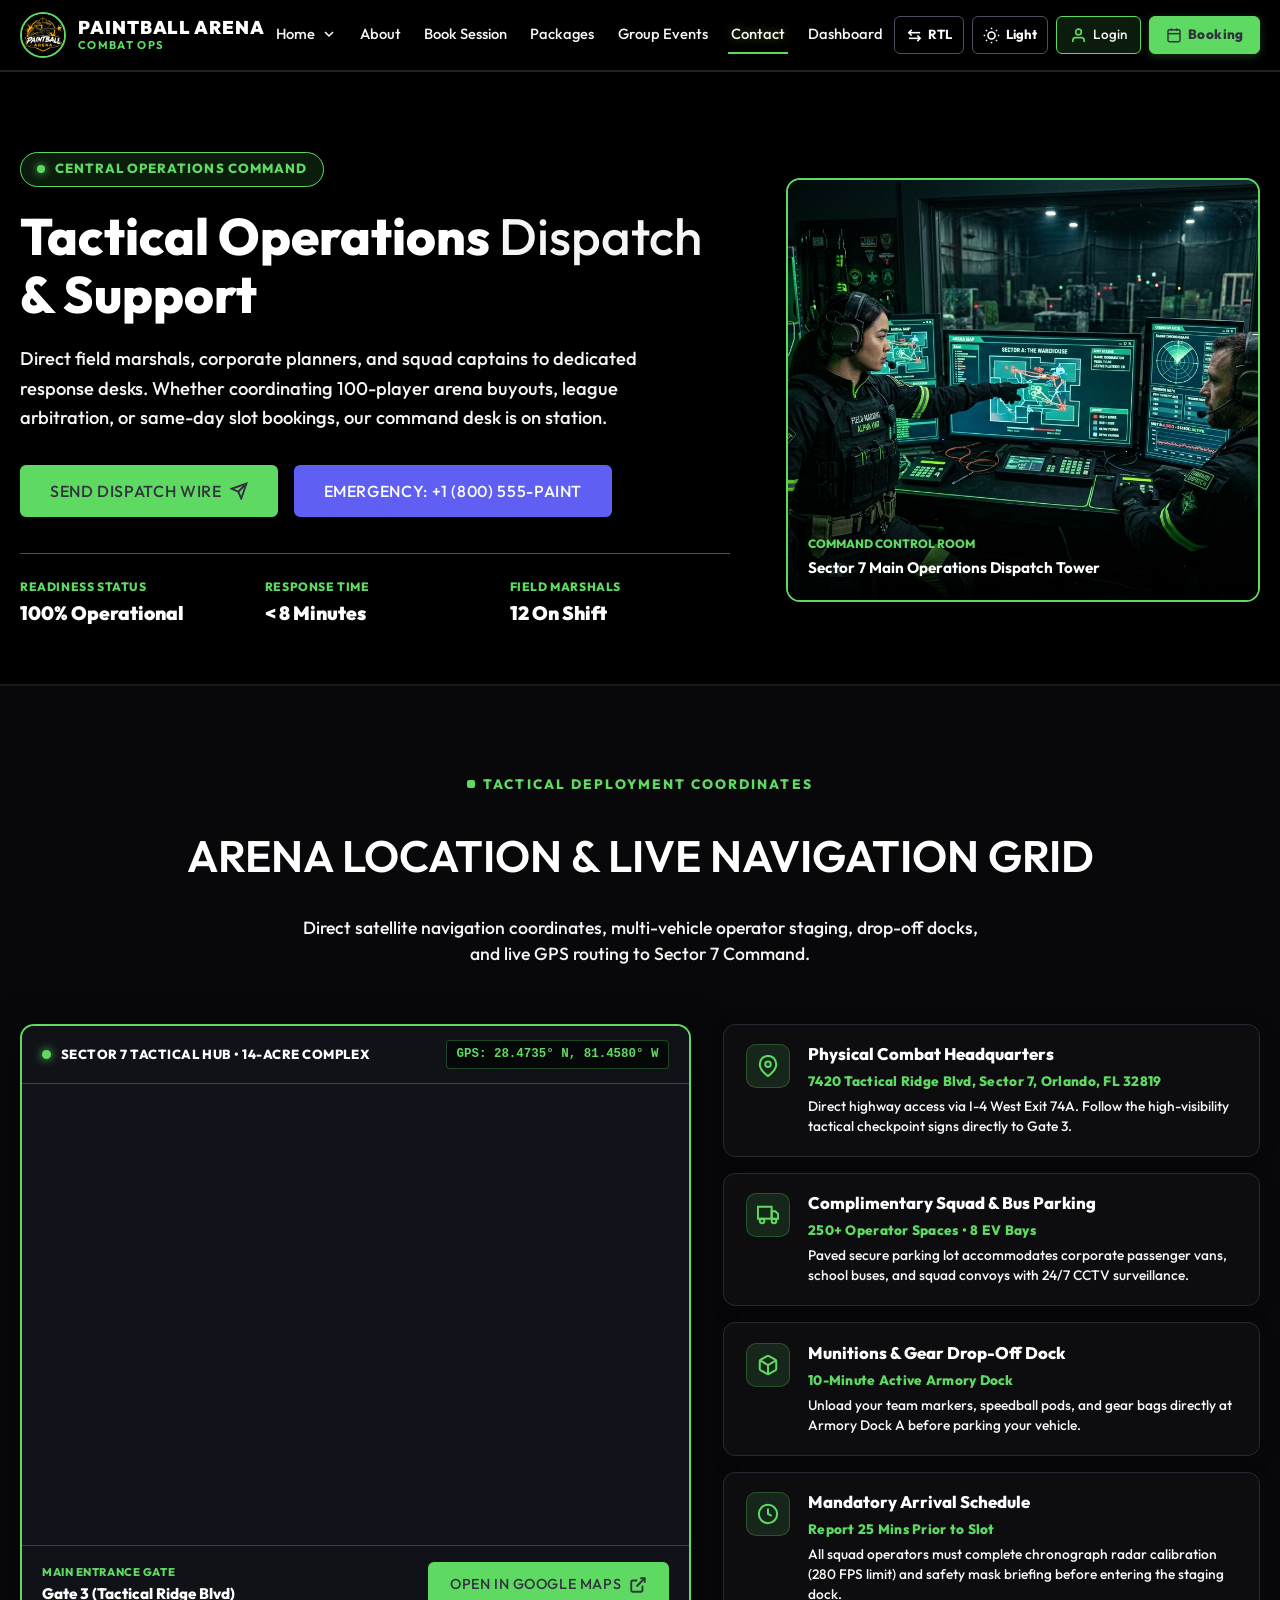
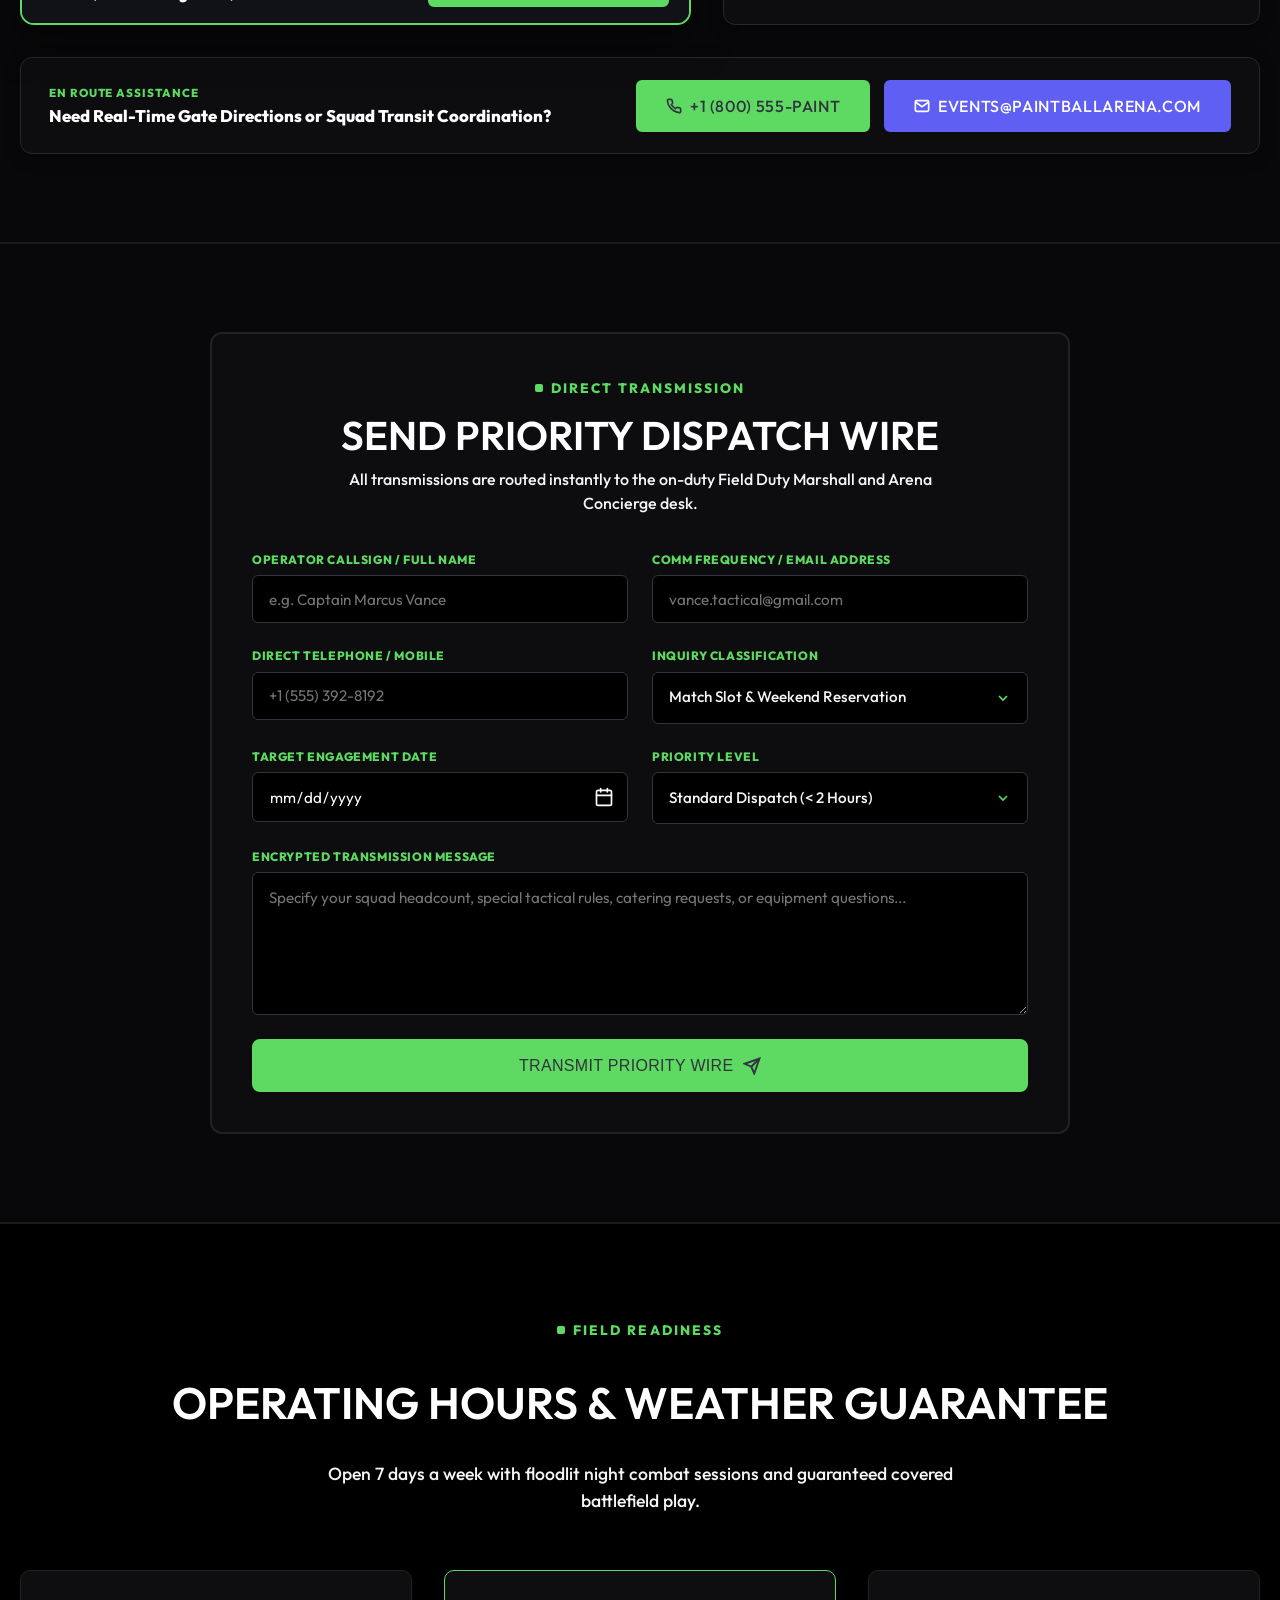
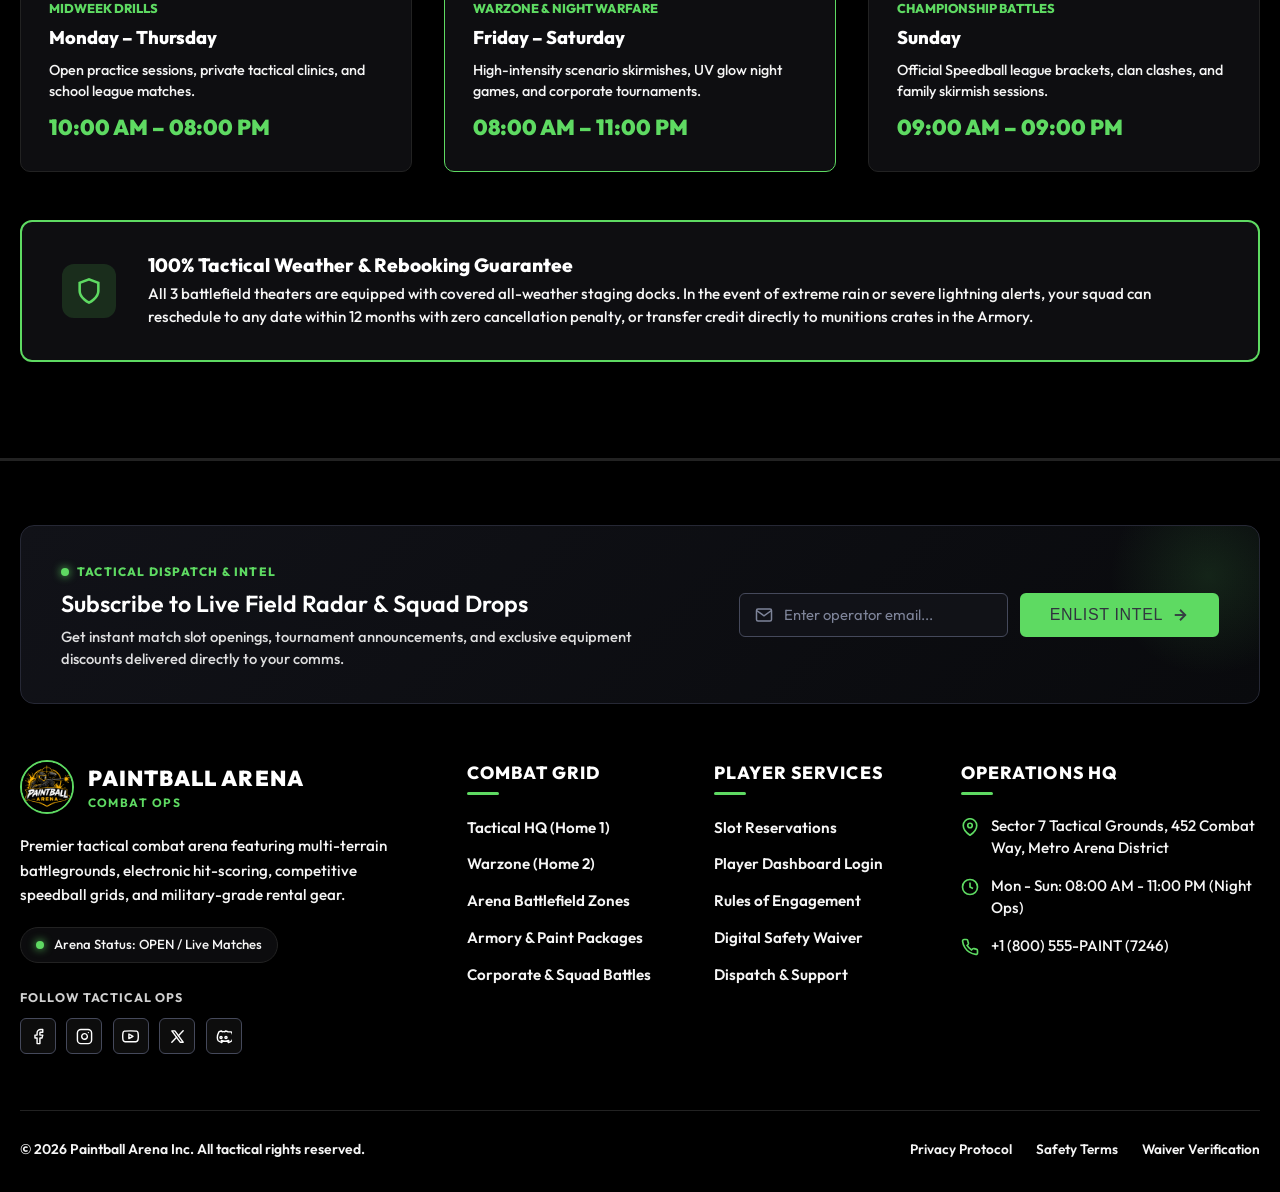
<file: contact.html>
<!DOCTYPE html>
<html lang="en" dir="ltr" class="dark">

<head>
  <meta charset="UTF-8">
  <meta name="viewport" content="width=device-width, initial-scale=1.0">
  <title>Paintball Arena | Tactical Operations Dispatch &amp; Support HQ</title>
  <meta name="description"
    content="Reach the Paintball Arena operations center. Direct hotlines for corporate events, league admin, armory support, GPS arrival coordinates, and live priority dispatch wire.">
  <link rel="icon" type="image/png" href="assets/images/brand/logo.png">
  <link rel="apple-touch-icon" href="assets/images/brand/logo.png">
  <!-- Master Stylesheets -->
  <link rel="stylesheet" href="assets/css/style.css">
  <link rel="stylesheet" href="assets/css/responsive.css">
</head>

<body>

  <!-- ==========================================================================
       BRANDED PAGE LOADER
       ========================================================================== -->
  <div id="page-loader" role="status" aria-live="polite">
    <div class="loader-brand-wrapper">
      <div class="loader-pulse-ring"></div>
      <div class="loader-radar-ring"></div>
      <img src="assets/images/brand/logo.png" alt="Paintball Arena Tactical Logo" class="loader-logo">
    </div>
    <div class="loader-text">
      <span>Initializing Arena Systems</span>
    </div>
    <div class="loader-bar">
      <div class="loader-progress"></div>
    </div>
  </div>

  <!-- ==========================================================================
       FIXED COMPACT HEADER
       ========================================================================== -->
  <header id="site-header" role="banner">
    <div class="header-container">

      <!-- Brand Logo & Identity -->
      <a href="index.html" class="header-brand" aria-label="Paintball Arena Home">
        <img src="assets/images/brand/logo.png" alt="Paintball Arena Logo" class="brand-logo-img">
        <div class="brand-text-block">
          <span class="brand-name">Paintball Arena</span>
          <span class="brand-tagline">Combat Ops</span>
        </div>
      </a>

      <!-- Desktop Navigation (Exactly 6 Nav Items, Single Line) -->
      <nav class="desktop-nav" aria-label="Primary Navigation">
        <!-- 1. Home (Dropdown: Click Only) -->
        <div class="nav-item">
          <button type="button" class="nav-link dropdown-trigger" aria-expanded="false" aria-haspopup="true">
            <span>Home</span>
            <svg class="nav-icon" viewBox="0 0 24 24">
              <polyline points="6 9 12 15 18 9"></polyline>
            </svg>
          </button>
          <div class="dropdown-menu" role="menu">
            <a href="index.html" class="dropdown-link" role="menuitem">
              <span>Home 1 (Tactical HQ)</span>
              <span class="dropdown-badge">HQ</span>
            </a>
            <a href="home-2.html" class="dropdown-link" role="menuitem">
              <span>Home 2 (Cinematic Warzone)</span>
              <span class="dropdown-badge">Warzone</span>
            </a>
          </div>
        </div>

        <!-- 2. About -->
        <div class="nav-item">
          <a href="about.html" class="nav-link">
            <span>About</span>
          </a>
        </div>

        <!-- 3. Book Session -->
        <div class="nav-item">
          <a href="book-session.html" class="nav-link">
            <span>Book Session</span>
          </a>
        </div>

        <!-- 4. Packages & Pricing -->
        <div class="nav-item">
          <a href="packages.html" class="nav-link">
            <span>Packages</span>
          </a>
        </div>

        <!-- 5. Group Events -->
        <div class="nav-item">
          <a href="events.html" class="nav-link">
            <span>Group Events</span>
          </a>
        </div>

        <!-- 6. Contact (Active Page) -->
        <div class="nav-item">
          <a href="contact.html" class="nav-link active">
            <span>Contact</span>
          </a>
        </div>

        <!-- 7. Dashboard (Next to Contact) -->
        <div class="nav-item">
          <a href="dashboard.html" class="nav-link">
            <span>Dashboard</span>
          </a>
        </div>
      </nav>

      <!-- Header Utilities (RTL, Dark Mode, Login Button) -->
      <div class="header-actions">
        <!-- RTL / LTR Toggle -->
        <button type="button" class="util-btn rtl-toggle-btn" aria-label="Toggle text direction RTL/LTR">
          <svg viewBox="0 0 24 24">
            <polyline points="8 4 4 8 8 12"></polyline>
            <polyline points="16 20 20 16 16 12"></polyline>
            <line x1="4" y1="8" x2="20" y2="8"></line>
            <line x1="20" y1="16" x2="4" y2="16"></line>
          </svg>
          <span class="rtl-text">RTL</span>
        </button>

        <!-- Dark Mode Toggle -->
        <button type="button" class="util-btn theme-toggle-btn" aria-label="Toggle dark and light theme">
          <svg viewBox="0 0 24 24">
            <circle cx="12" cy="12" r="5"></circle>
            <line x1="12" y1="1" x2="12" y2="3"></line>
            <line x1="12" y1="21" x2="12" y2="23"></line>
            <line x1="4.22" y1="4.22" x2="5.64" y2="5.64"></line>
            <line x1="18.36" y1="18.36" x2="19.78" y2="19.78"></line>
            <line x1="1" y1="12" x2="3" y2="12"></line>
            <line x1="21" y1="12" x2="23" y2="12"></line>
            <line x1="4.22" y1="19.78" x2="5.64" y2="18.36"></line>
            <line x1="18.36" y1="5.64" x2="19.78" y2="4.22"></line>
          </svg>
          <span class="theme-text">Light</span>
        </button>

        <!-- Login Button -->
        <a href="login.html#login-terminal" class="btn-login btn-login-desktop" aria-label="Player Portal Login">
          <svg viewBox="0 0 24 24">
            <path d="M20 21v-2a4 4 0 0 0-4-4H8a4 4 0 0 0-4 4v2"></path>
            <circle cx="12" cy="7" r="4"></circle>
          </svg>
          <span>Login</span>
        </a>

        <!-- Booking CTA Button -->
        <a href="book-session.html" class="btn-booking-header btn-booking-desktop" aria-label="Book Combat Session">
          <svg viewBox="0 0 24 24">
            <rect x="3" y="4" width="18" height="18" rx="2" ry="2"></rect>
            <line x1="16" y1="2" x2="16" y2="6"></line>
            <line x1="8" y1="2" x2="8" y2="6"></line>
            <line x1="3" y1="10" x2="21" y2="10"></line>
          </svg>
          <span>Booking</span>
        </a>

        <!-- Mobile Drawer Toggle Button -->
        <button type="button" class="mobile-toggle-btn" aria-label="Open mobile navigation menu" aria-expanded="false">
          <svg viewBox="0 0 24 24">
            <line x1="3" y1="12" x2="21" y2="12"></line>
            <line x1="3" y1="6" x2="21" y2="6"></line>
            <line x1="3" y1="18" x2="21" y2="18"></line>
          </svg>
        </button>
      </div>

    </div>
  </header>

  <!-- ==========================================================================
       MOBILE MENU OVERLAY & DRAWER
       ========================================================================== -->
  <div class="mobile-menu-overlay" aria-hidden="true"></div>
  <aside class="mobile-menu-drawer" aria-label="Mobile Navigation Drawer">
    <!-- Mobile Drawer Header -->
    <div class="mobile-menu-top">
      <div class="mobile-brand">
        <img src="assets/images/brand/logo.png" alt="Paintball Arena Logo">
        <div class="brand-text-block">
          <span class="brand-name">Paintball Arena</span>
          <span class="brand-tagline">Combat Ops</span>
        </div>
      </div>
      <button type="button" class="mobile-close-btn" aria-label="Close navigation menu">
        <svg viewBox="0 0 24 24">
          <line x1="18" y1="6" x2="6" y2="18"></line>
          <line x1="6" y1="6" x2="18" y2="18"></line>
        </svg>
      </button>
    </div>

    <!-- Mobile Nav Items with Home Accordion -->
    <ul class="mobile-nav-list">
      <!-- 1. Home Accordion (Click only) -->
      <li>
        <button type="button" class="mobile-nav-link mobile-accordion-trigger" aria-expanded="false">
          <span>Home</span>
          <svg class="nav-icon" viewBox="0 0 24 24">
            <polyline points="6 9 12 15 18 9"></polyline>
          </svg>
        </button>
        <div class="mobile-accordion-content">
          <a href="index.html" class="mobile-sub-link">
            <span>Home 1 (Tactical HQ)</span>
            <span class="dropdown-badge">HQ</span>
          </a>
          <a href="home-2.html" class="mobile-sub-link">
            <span>Home 2 (Cinematic Warzone)</span>
            <span class="dropdown-badge">Warzone</span>
          </a>
        </div>
      </li>

      <!-- 2. About -->
      <li>
        <a href="about.html" class="mobile-nav-link">
          <span>About the Arena</span>
        </a>
      </li>

      <!-- 3. Book Session -->
      <li>
        <a href="book-session.html" class="mobile-nav-link">
          <span>Book Session</span>
        </a>
      </li>

      <!-- 4. Packages & Pricing -->
      <li>
        <a href="packages.html" class="mobile-nav-link">
          <span>Packages &amp; Pricing</span>
        </a>
      </li>

      <!-- 5. Group Events -->
      <li>
        <a href="events.html" class="mobile-nav-link">
          <span>Group &amp; Corporate Events</span>
        </a>
      </li>

      <!-- 6. Contact (Active Page) -->
      <li>
        <a href="contact.html" class="mobile-nav-link active">
          <span>Contact Operations</span>
        </a>
      </li>

      <!-- 7. Dashboard -->
      <li>
        <a href="dashboard.html" class="mobile-nav-link">
          <span>Dashboard</span>
        </a>
      </li>

    </ul>

    <!-- Mobile Booking & Login Buttons -->
    <div class="mobile-login-wrap">
      <a href="book-session.html" class="btn-booking-header mobile-booking-btn" aria-label="Book Combat Session">
        <svg viewBox="0 0 24 24">
          <rect x="3" y="4" width="18" height="18" rx="2" ry="2"></rect>
          <line x1="16" y1="2" x2="16" y2="6"></line>
          <line x1="8" y1="2" x2="8" y2="6"></line>
          <line x1="3" y1="10" x2="21" y2="10"></line>
        </svg>
        <span>Booking</span>
      </a>
      <a href="login.html#login-terminal" class="btn-login mobile-login-btn" aria-label="Player Portal Login">
        <svg viewBox="0 0 24 24">
          <path d="M20 21v-2a4 4 0 0 0-4-4H8a4 4 0 0 0-4 4v2"></path>
          <circle cx="12" cy="7" r="4"></circle>
        </svg>
        <span>Login / Player Portal</span>
      </a>
    </div>

    <!-- Mobile Utility Controls -->
    <div class="mobile-drawer-footer">
      <div class="mobile-util-grid">
        <button type="button" class="util-btn rtl-toggle-btn">
          <span class="rtl-text">RTL Mode</span>
        </button>
        <button type="button" class="util-btn theme-toggle-btn">
          <span class="theme-text">Toggle Theme</span>
        </button>
      </div>
    </div>
  </aside>

  <!-- ==========================================================================
       MAIN CONTENT (EXACTLY 5 CONTENT SECTIONS)
       ========================================================================== -->
  <main id="main-content">

    <!-- SECTION 1: OPERATIONS DISPATCH HERO -->
    <section class="contact-hero-section" aria-labelledby="contact-hero-title">
      <div class="site-container">

        <div class="contact-hero-grid">
          <div>
            <div class="hero-badge-pill" style="margin-bottom: 1.25rem;">
              <span class="pulse-dot"></span>
              <span>Central Operations Command</span>
            </div>

            <h1 id="contact-hero-title" class="hero-title"
              style="font-size: clamp(2.2rem, 4vw, 3.4rem); line-height: 1.15; margin-bottom: 1.25rem;">
              Tactical Operations <span class="highlight-green">Dispatch</span> &amp; Support
            </h1>

            <p
              style="font-size: 1.15rem; color: var(--color-soft-white); line-height: 1.6; max-width: 620px; margin-bottom: 2rem;">
              Direct field marshals, corporate planners, and squad captains to dedicated response desks. Whether
              coordinating 100-player arena buyouts, league arbitration, or same-day slot bookings, our command desk is
              on station.
            </p>

            <div class="contact-hero-actions">
              <a href="#dispatch-wire" class="btn-primary contact-hero-btn">
                <span>Send Dispatch Wire</span>
                <svg viewBox="0 0 24 24" fill="none" stroke="currentColor" stroke-width="2.5"
                  style="width: 18px; height: 18px;">
                  <line x1="22" y1="2" x2="11" y2="13"></line>
                  <polygon points="22 2 15 22 11 13 2 9 22 2"></polygon>
                </svg>
              </a>
              <a href="tel:+18005557246" class="btn-secondary contact-hero-btn">
                <span>Emergency: +1 (800) 555-PAINT</span>
              </a>
            </div>

            <div class="contact-stats-row">
              <div class="contact-stat-box">
                <span class="contact-stat-label">Readiness Status</span>
                <span class="contact-stat-val">100% Operational</span>
              </div>
              <div class="contact-stat-box">
                <span class="contact-stat-label">Response Time</span>
                <span class="contact-stat-val">&lt; 8 Minutes</span>
              </div>
              <div class="contact-stat-box">
                <span class="contact-stat-label">Field Marshals</span>
                <span class="contact-stat-val">12 On Shift</span>
              </div>
            </div>
          </div>

          <!-- Hero Tactical Visual -->
          <div class="hover-lift"
            style="position: relative; border-radius: 14px; overflow: hidden; border: 2px solid var(--color-green); box-shadow: 0 15px 40px rgba(0,0,0,0.6);">
            <img src="assets/images/sections/contact-hero.jpg" alt="Central Operations Command Desk"
              style="width: 100%; height: 420px; object-fit: cover; display: block;">
            <div
              style="position: absolute; bottom: 0; left: 0; right: 0; padding: 1.25rem; background: linear-gradient(0deg, rgba(0,0,0,0.92) 0%, transparent 100%);">
              <span
                style="font-size: 0.75rem; font-weight: 800; color: var(--color-green); text-transform: uppercase;">Command
                Control Room</span>
              <p style="font-size: 0.95rem; font-weight: 700; color: var(--color-white); margin-top: 0.2rem;">Sector 7
                Main Operations Dispatch Tower</p>
            </div>
          </div>
        </div>

      </div>
    </section>

    <!-- SECTION 2: ARENA LOCATION & LIVE NAVIGATION GRID -->
    <section id="arena-location" class="location-map-section" aria-labelledby="location-title">
      <div class="site-container">

        <div class="section-header-row"
          style="text-align: center; justify-content: center; flex-direction: column; align-items: center;">
          <span class="section-eyebrow">Tactical Deployment Coordinates</span>
          <h2 id="location-title" class="section-title">Arena Location &amp; Live Navigation Grid</h2>
          <p style="font-size: 1.1rem; color: var(--color-soft-white); max-width: 680px; margin-top: 0.5rem;">
            Direct satellite navigation coordinates, multi-vehicle operator staging, drop-off docks, and live GPS routing to Sector 7 Command.
          </p>
        </div>

        <div class="location-command-grid">

          <!-- Left Column: Live Interactive Google Map Card -->
          <div class="map-command-card hover-lift">
            <div class="map-header-status">
              <div class="map-beacon-row">
                <span class="pulse-beacon-dot"></span>
                <span class="map-sector-tag">Sector 7 Tactical Hub • 14-Acre Complex</span>
              </div>
              <span class="map-gps-coord">GPS: 28.4735° N, 81.4580° W</span>
            </div>

            <!-- Responsive Interactive Google Maps Iframe -->
            <div class="map-iframe-container">
              <iframe
                src="https://maps.google.com/maps?q=Paintball+Arena,+7420+Tactical+Ridge+Boulevard,+Orlando,+FL+32819&t=m&z=15&ie=UTF8&iwloc=&output=embed"
                class="live-google-map-embed"
                title="Paintball Arena Sector 7 Live Google Map"
                loading="lazy"
                allowfullscreen
                referrerpolicy="no-referrer-when-downgrade">
              </iframe>
            </div>

            <div class="map-card-footer">
              <div class="map-footer-intel">
                <div class="intel-label">Main Entrance Gate</div>
                <div class="intel-val">Gate 3 (Tactical Ridge Blvd)</div>
              </div>
              <a href="https://maps.google.com/?q=Paintball+Arena,+7420+Tactical+Ridge+Boulevard,+Orlando,+FL+32819"
                target="_blank" rel="noopener noreferrer" class="btn-primary map-directions-btn">
                <span>Open in Google Maps</span>
                <svg width="18" height="18" viewBox="0 0 24 24" fill="none" stroke="currentColor" stroke-width="2.5">
                  <path d="M18 13v6a2 2 0 0 1-2 2H5a2 2 0 0 1-2-2V8a2 2 0 0 1 2-2h6"></path>
                  <polyline points="15 3 21 3 21 9"></polyline>
                  <line x1="10" y1="14" x2="21" y2="3"></line>
                </svg>
              </a>
            </div>
          </div>

          <!-- Right Column: Location Logistics & Arrival Intel -->
          <div class="location-intel-column">

            <!-- Intel 1: Physical Address -->
            <div class="location-intel-card hover-lift">
              <div class="intel-icon-box">
                <svg viewBox="0 0 24 24" fill="none" stroke="currentColor" stroke-width="2.2">
                  <path d="M21 10c0 7-9 13-9 13s-9-6-9-13a9 9 0 0 1 18 0z"></path>
                  <circle cx="12" cy="10" r="3"></circle>
                </svg>
              </div>
              <div>
                <h3 class="intel-title">Physical Combat Headquarters</h3>
                <div class="intel-address">7420 Tactical Ridge Blvd, Sector 7, Orlando, FL 32819</div>
                <p class="intel-desc">Direct highway access via I-4 West Exit 74A. Follow the high-visibility tactical checkpoint signs directly to Gate 3.</p>
              </div>
            </div>

            <!-- Intel 2: Operator Vehicle Staging & EV -->
            <div class="location-intel-card hover-lift">
              <div class="intel-icon-box">
                <svg viewBox="0 0 24 24" fill="none" stroke="currentColor" stroke-width="2.2">
                  <rect x="1" y="3" width="15" height="13"></rect>
                  <polygon points="16 8 20 8 23 11 23 16 16 16 16 8"></polygon>
                  <circle cx="5.5" cy="18.5" r="2.5"></circle>
                  <circle cx="18.5" cy="18.5" r="2.5"></circle>
                </svg>
              </div>
              <div>
                <h3 class="intel-title">Complimentary Squad &amp; Bus Parking</h3>
                <div class="intel-badge-highlight">250+ Operator Spaces • 8 EV Bays</div>
                <p class="intel-desc">Paved secure parking lot accommodates corporate passenger vans, school buses, and squad convoys with 24/7 CCTV surveillance.</p>
              </div>
            </div>

            <!-- Intel 3: Armory Gear Drop Dock -->
            <div class="location-intel-card hover-lift">
              <div class="intel-icon-box">
                <svg viewBox="0 0 24 24" fill="none" stroke="currentColor" stroke-width="2.2">
                  <path d="M21 16V8a2 2 0 0 0-1-1.73l-7-4a2 2 0 0 0-2 0l-7 4A2 2 0 0 0 3 8v8a2 2 0 0 0 1 1.73l7 4a2 2 0 0 0 2 0l7-4A2 2 0 0 0 21 16z"></path>
                  <polyline points="3.27 6.96 12 12.01 20.73 6.96"></polyline>
                  <line x1="12" y1="22.08" x2="12" y2="12"></line>
                </svg>
              </div>
              <div>
                <h3 class="intel-title">Munitions &amp; Gear Drop-Off Dock</h3>
                <div class="intel-badge-highlight">10-Minute Active Armory Dock</div>
                <p class="intel-desc">Unload your team markers, speedball pods, and gear bags directly at Armory Dock A before parking your vehicle.</p>
              </div>
            </div>

            <!-- Intel 4: Pre-Game Arrival Protocol -->
            <div class="location-intel-card hover-lift">
              <div class="intel-icon-box">
                <svg viewBox="0 0 24 24" fill="none" stroke="currentColor" stroke-width="2.2">
                  <circle cx="12" cy="12" r="10"></circle>
                  <polyline points="12 6 12 12 16 14"></polyline>
                </svg>
              </div>
              <div>
                <h3 class="intel-title">Mandatory Arrival Schedule</h3>
                <div class="intel-badge-highlight">Report 25 Mins Prior to Slot</div>
                <p class="intel-desc">All squad operators must complete chronograph radar calibration (280 FPS limit) and safety mask briefing before entering the staging dock.</p>
              </div>
            </div>

          </div>

        </div>

        <!-- Quick Emergency Comms Strip -->
        <div class="location-dispatch-strip hover-lift">
          <div class="strip-header">
            <span class="strip-eyebrow">En Route Assistance</span>
            <div class="strip-title">Need Real-Time Gate Directions or Squad Transit Coordination?</div>
          </div>
          <div class="strip-actions">
            <a href="tel:+18005557246" class="btn-primary contact-strip-btn">
              <svg width="16" height="16" viewBox="0 0 24 24" fill="none" stroke="currentColor" stroke-width="2.5"><path d="M22 16.92v3a2 2 0 0 1-2.18 2 19.79 19.79 0 0 1-8.63-3.07 19.5 19.5 0 0 1-6-6 19.79 19.79 0 0 1-3.07-8.67A2 2 0 0 1 4.11 2h3a2 2 0 0 1 2 1.72 12.84 12.84 0 0 0 .7 2.81 2 2 0 0 1-.45 2.11L8.09 9.91a16 16 0 0 0 6 6l1.27-1.27a2 2 0 0 1 2.11-.45 12.84 12.84 0 0 0 2.81.7A2 2 0 0 1 22 16.92z"></path></svg>
              <span>+1 (800) 555-PAINT</span>
            </a>
            <a href="mailto:events@paintballarena.com" class="btn-secondary contact-strip-btn">
              <svg width="16" height="16" viewBox="0 0 24 24" fill="none" stroke="currentColor" stroke-width="2.5"><path d="M4 4h16c1.1 0 2 .9 2 2v12c0 1.1-.9 2-2 2H4c-1.1 0-2-.9-2-2V6c0-1.1.9-2 2-2z"></path><polyline points="22,6 12,13 2,6"></polyline></svg>
              <span>events@paintballarena.com</span>
            </a>
          </div>
        </div>

      </div>
    </section>



    <!-- SECTION 3: DISPATCH WIRE FORM -->
    <section id="dispatch-wire" class="wire-section" aria-labelledby="wire-title">
      <div class="site-container">

        <div class="wire-form-card">
          <div style="text-align: center; max-width: 600px; margin: 0 auto 2.25rem;">
            <span class="section-eyebrow" style="color: var(--color-green);">Direct Transmission</span>
            <h2 id="wire-title"
              style="font-size: clamp(1.75rem, 3.5vw, 2.5rem); font-weight: 600; text-transform: uppercase; color: var(--color-white); margin-bottom: 0.5rem; word-break: break-word;">
              Send Priority Dispatch Wire
            </h2>
            <p style="font-size: 1rem; color: var(--color-soft-white); line-height: 1.5;">
              All transmissions are routed instantly to the on-duty Field Duty Marshall and Arena Concierge desk.
            </p>
          </div>

          <form class="rfq-form-grid"
            onsubmit="event.preventDefault(); alert('Transmission Dispatched! Operations Duty Officer will contact your callsign within 8 minutes.'); this.reset();">

            <div class="rfq-field-group">
              <label class="gateway-label" for="wire-callsign">Operator Callsign / Full Name</label>
              <input type="text" id="wire-callsign" class="rfq-input" placeholder="e.g. Captain Marcus Vance" required>
            </div>

            <div class="rfq-field-group">
              <label class="gateway-label" for="wire-email">Comm Frequency / Email Address</label>
              <input type="email" id="wire-email" class="rfq-input" placeholder="vance.tactical@gmail.com" required>
            </div>

            <div class="rfq-field-group">
              <label class="gateway-label" for="wire-phone">Direct Telephone / Mobile</label>
              <input type="tel" id="wire-phone" class="rfq-input" placeholder="+1 (555) 392-8192" required>
            </div>

            <div class="rfq-field-group">
              <label class="gateway-label" for="wire-subject">Inquiry Classification</label>
              <select id="wire-subject" class="rfq-input">
                <option value="session">Match Slot &amp; Weekend Reservation</option>
                <option value="corporate">Corporate Outing or Private Buyout</option>
                <option value="tournament">Tournament Entry &amp; Team Roster</option>
                <option value="armory">Hardware Tech Support / Marker Service</option>
                <option value="billing">Lost &amp; Found / Booking Billing</option>
              </select>
            </div>

            <div class="rfq-field-group">
              <label class="gateway-label" for="wire-date">Target Engagement Date</label>
              <div class="date-input-wrapper">
                <input type="date" id="wire-date" class="rfq-input">
                <svg class="calendar-white-icon" viewBox="0 0 24 24" fill="none" stroke="#FFFFFF" stroke-width="2"
                  stroke-linecap="round" stroke-linejoin="round" aria-hidden="true">
                  <rect x="3" y="4" width="18" height="18" rx="2" ry="2"></rect>
                  <line x1="16" y1="2" x2="16" y2="6"></line>
                  <line x1="8" y1="2" x2="8" y2="6"></line>
                  <line x1="3" y1="10" x2="21" y2="10"></line>
                </svg>
              </div>
            </div>

            <div class="rfq-field-group">
              <label class="gateway-label" for="wire-priority">Priority Level</label>
              <select id="wire-priority" class="rfq-input">
                <option value="standard">Standard Dispatch (&lt; 2 Hours)</option>
                <option value="high">High Priority - 24hr Match (&lt; 30 Mins)</option>
                <option value="urgent">Urgent Same-Day Dispatch (&lt; 8 Mins)</option>
              </select>
            </div>

            <div class="rfq-field-group full-span">
              <label class="gateway-label" for="wire-message">Encrypted Transmission Message</label>
              <textarea id="wire-message" class="rfq-input" rows="5"
                placeholder="Specify your squad headcount, special tactical rules, catering requests, or equipment questions..."
                required></textarea>
            </div>

            <div class="rfq-field-group full-span">
              <button type="submit" class="btn-primary wire-submit-btn">
                <span>Transmit Priority Wire</span>
                <svg viewBox="0 0 24 24" fill="none" stroke="currentColor" stroke-width="2.5"
                  style="width: 18px; height: 18px;">
                  <line x1="22" y1="2" x2="11" y2="13"></line>
                  <polygon points="22 2 15 22 11 13 2 9 22 2"></polygon>
                </svg>
              </button>
            </div>

          </form>
        </div>

      </div>
    </section>

    <!-- SECTION 4: OPERATING HOURS & WEATHER POLICY -->
    <section class="schedule-policy-section" aria-labelledby="schedule-title">
      <div class="site-container">

        <div class="section-header-row"
          style="text-align: center; justify-content: center; flex-direction: column; align-items: center;">
          <span class="section-eyebrow">Field Readiness</span>
          <h2 id="schedule-title" class="section-title">Operating Hours &amp; Weather Guarantee</h2>
          <p style="font-size: 1.1rem; color: var(--color-soft-white); max-width: 640px; margin-top: 0.5rem;">
            Open 7 days a week with floodlit night combat sessions and guaranteed covered battlefield play.
          </p>
        </div>

        <div class="schedule-grid-wrap">

          <!-- Tile 1: Mon - Thu -->
          <div class="hours-tile hover-lift">
            <div>
              <div
                style="font-size: 0.8rem; font-weight: 800; color: var(--color-green); text-transform: uppercase; margin-bottom: 0.35rem;">
                Midweek Drills</div>
              <div class="hours-days">Monday – Thursday</div>
              <p style="font-size: 0.9rem; color: var(--color-soft-white); margin-top: 0.5rem;">Open practice sessions,
                private tactical clinics, and school league matches.</p>
            </div>
            <div class="hours-time">10:00 AM – 08:00 PM</div>
          </div>

          <!-- Tile 2: Fri - Sat -->
          <div class="hours-tile hover-lift" style="border-color: var(--color-green);">
            <div>
              <div
                style="font-size: 0.8rem; font-weight: 800; color: var(--color-green); text-transform: uppercase; margin-bottom: 0.35rem;">
                Warzone &amp; Night Warfare</div>
              <div class="hours-days">Friday – Saturday</div>
              <p style="font-size: 0.9rem; color: var(--color-soft-white); margin-top: 0.5rem;">High-intensity scenario
                skirmishes, UV glow night games, and corporate tournaments.</p>
            </div>
            <div class="hours-time">08:00 AM – 11:00 PM</div>
          </div>

          <!-- Tile 3: Sunday -->
          <div class="hours-tile hover-lift">
            <div>
              <div
                style="font-size: 0.8rem; font-weight: 800; color: var(--color-green); text-transform: uppercase; margin-bottom: 0.35rem;">
                Championship Battles</div>
              <div class="hours-days">Sunday</div>
              <p style="font-size: 0.9rem; color: var(--color-soft-white); margin-top: 0.5rem;">Official Speedball
                league brackets, clan clashes, and family skirmish sessions.</p>
            </div>
            <div class="hours-time">09:00 AM – 09:00 PM</div>
          </div>

        </div>

        <!-- Weather Guarantee Banner Card -->
        <div class="policy-banner-card hover-lift">
          <div class="policy-icon-box">
            <svg viewBox="0 0 24 24">
              <path d="M12 22s8-4 8-10V5l-8-3-8 3v7c0 6 8 10 8 10z"></path>
            </svg>
          </div>
          <div>
            <h3 class="policy-content-title">100% Tactical Weather &amp; Rebooking Guarantee</h3>
            <p class="policy-content-desc">
              All 3 battlefield theaters are equipped with covered all-weather staging docks. In the event of extreme
              rain or severe lightning alerts, your squad can reschedule to any date within 12 months with zero
              cancellation penalty, or transfer credit directly to munitions crates in the Armory.
            </p>
          </div>
        </div>

      </div>
    </section>

  </main>

  <!-- ==========================================================================
       SHARED FOOTER
       ========================================================================== -->
  <footer id="site-footer" role="contentinfo">
    <div class="footer-container">

      <!-- Footer Newsletter / Dispatch Signup Strip -->
      <div class="footer-newsletter-card">
        <div class="footer-newsletter-content">
          <span class="footer-newsletter-eyebrow">
            <span class="pulse-dot"></span> Tactical Dispatch &amp; Intel
          </span>
          <h3 class="footer-newsletter-title">Subscribe to Live Field Radar &amp; Squad Drops</h3>
          <p class="footer-newsletter-desc">
            Get instant match slot openings, tournament announcements, and exclusive equipment discounts delivered directly to your comms.
          </p>
        </div>
        <form class="footer-newsletter-form" onsubmit="event.preventDefault(); alert('Intel subscription confirmed! Tactical updates dispatched.');">
          <div class="footer-email-input-wrap">
            <svg class="footer-input-icon" viewBox="0 0 24 24" fill="none" stroke="currentColor" stroke-width="2">
              <path d="M4 4h16c1.1 0 2 .9 2 2v12c0 1.1-.9 2-2 2H4c-1.1 0-2-.9-2-2V6c0-1.1.9-2 2-2z"></path>
              <polyline points="22,6 12,13 2,6"></polyline>
            </svg>
            <input type="email" class="footer-email-input" placeholder="Enter operator email..." required aria-label="Email address for tactical updates">
          </div>
          <button type="submit" class="btn-primary footer-submit-btn">
            <span>Enlist Intel</span>
            <svg width="18" height="18" viewBox="0 0 24 24" fill="none" stroke="currentColor" stroke-width="2.5">
              <line x1="5" y1="12" x2="19" y2="12"></line>
              <polyline points="12 5 19 12 12 19"></polyline>
            </svg>
          </button>
        </form>
      </div>

      <div class="footer-grid">

        <!-- Col 1: Brand, Status & Social -->
        <div class="footer-brand-col">
          <a href="index.html" class="footer-logo-row" aria-label="Paintball Arena Home">
            <img src="assets/images/brand/logo.png" alt="Paintball Arena Official Logo" class="footer-logo-img">
            <div>
              <div class="footer-brand-title">Paintball Arena</div>
              <div class="footer-brand-subtitle">Combat Ops</div>
            </div>
          </a>
          <p class="footer-desc">
            Premier tactical combat arena featuring multi-terrain battlegrounds, electronic hit-scoring, competitive
            speedball grids, and military-grade rental gear.
          </p>
          <div class="footer-status-pill">
            <span class="pulse-dot"></span>
            <span>Arena Status: OPEN / Live Matches</span>
          </div>

          <!-- Social Media Channels -->
          <div class="footer-social-wrap">
            <span class="footer-social-label">Follow Tactical Ops</span>
            <div class="footer-social-links">
              <a href="https://facebook.com" class="footer-social-btn" aria-label="Facebook" target="_blank" rel="noopener noreferrer">
                <svg viewBox="0 0 24 24" fill="none" stroke="currentColor" stroke-width="2" stroke-linecap="round" stroke-linejoin="round">
                  <path d="M18 2h-3a5 5 0 0 0-5 5v3H7v4h3v8h4v-8h3l1-4h-4V7a1 1 0 0 1 1-1h3z"></path>
                </svg>
              </a>
              <a href="https://instagram.com" class="footer-social-btn" aria-label="Instagram" target="_blank" rel="noopener noreferrer">
                <svg viewBox="0 0 24 24" fill="none" stroke="currentColor" stroke-width="2" stroke-linecap="round" stroke-linejoin="round">
                  <rect x="2" y="2" width="20" height="20" rx="5" ry="5"></rect>
                  <path d="M16 11.37A4 4 0 1 1 12.63 8 4 4 0 0 1 16 11.37z"></path>
                  <line x1="17.5" y1="6.5" x2="17.51" y2="6.5"></line>
                </svg>
              </a>
              <a href="https://youtube.com" class="footer-social-btn" aria-label="YouTube" target="_blank" rel="noopener noreferrer">
                <svg viewBox="0 0 24 24" fill="none" stroke="currentColor" stroke-width="2" stroke-linecap="round" stroke-linejoin="round">
                  <path d="M22.54 6.42a2.78 2.78 0 0 0-1.94-2C18.88 4 12 4 12 4s-6.88 0-8.6.46a2.78 2.78 0 0 0-1.94 2A29 29 0 0 0 1 11.75a29 29 0 0 0 .46 5.33A2.78 2.78 0 0 0 3.4 19c1.72.46 8.6.46 8.6.46s6.88 0 8.6-.46a2.78 2.78 0 0 0 1.94-2 29 29 0 0 0 .46-5.25 29 29 0 0 0-.46-5.33z"></path>
                  <polygon points="9.75 15.02 15.5 11.75 9.75 8.48 9.75 15.02"></polygon>
                </svg>
              </a>
              <a href="https://twitter.com" class="footer-social-btn" aria-label="X (Twitter)" target="_blank" rel="noopener noreferrer">
                <svg viewBox="0 0 24 24" fill="none" stroke="currentColor" stroke-width="2" stroke-linecap="round" stroke-linejoin="round">
                  <path d="M4 4l11.733 16h4.267l-11.733 -16z"></path>
                  <path d="M4 20l6.768 -6.768m2.46 -2.46l6.772 -6.772"></path>
                </svg>
              </a>
              <a href="https://discord.com" class="footer-social-btn" aria-label="Discord" target="_blank" rel="noopener noreferrer">
                <svg viewBox="0 0 24 24" fill="none" stroke="currentColor" stroke-width="2" stroke-linecap="round" stroke-linejoin="round">
                  <path d="M18.5 5.5a15.5 15.5 0 0 0-4-1.25 10.5 10.5 0 0 0-.5 1.05 14.5 14.5 0 0 0-4 0 10.5 10.5 0 0 0-.5-1.05 15.5 15.5 0 0 0-4 1.25C3 10.5 3 15.5 4.5 18a15.5 15.5 0 0 0 5 2.5 11 11 0 0 0 1-1.75 10 10 0 0 1-1.6-.8c.15-.1.3-.2.4-.3 3.2 1.5 6.6 1.5 9.8 0 .15.1.3.2.45.3-.5.3-1.05.55-1.6.8a11 11 0 0 0 1 1.75 15.5 15.5 0 0 0 5-2.5c1.8-3.5 1.8-8.5-1.05-12.5z"></path>
                  <circle cx="8.5" cy="13.5" r="1.5"></circle>
                  <circle cx="15.5" cy="13.5" r="1.5"></circle>
                </svg>
              </a>
            </div>
          </div>
        </div>

        <!-- Col 2: Arena Navigation -->
        <div>
          <div class="footer-title">Combat Grid</div>
          <ul class="footer-links-list">
            <li><a href="index.html">Tactical HQ (Home 1)</a></li>
            <li><a href="home-2.html">Warzone (Home 2)</a></li>
            <li><a href="index.html#zones">Arena Battlefield Zones</a></li>
            <li><a href="packages.html">Armory &amp; Paint Packages</a></li>
            <li><a href="events.html">Corporate &amp; Squad Battles</a></li>
          </ul>
        </div>

        <!-- Col 3: Player Services -->
        <div>
          <div class="footer-title">Player Services</div>
          <ul class="footer-links-list">
            <li><a href="book-session.html">Slot Reservations</a></li>
            <li><a href="login.html">Player Dashboard Login</a></li>
            <li><a href="book-session.html#rules">Rules of Engagement</a></li>
            <li><a href="book-session.html#waiver">Digital Safety Waiver</a></li>
            <li><a href="contact.html">Dispatch &amp; Support</a></li>
          </ul>
        </div>

        <!-- Col 4: Operations & Dispatch HQ -->
        <div>
          <div class="footer-title">Operations HQ</div>
          <ul class="footer-info-list">
            <li class="footer-info-item">
              <svg viewBox="0 0 24 24">
                <path d="M21 10c0 7-9 13-9 13s-9-6-9-13a9 9 0 0 1 18 0z"></path>
                <circle cx="12" cy="10" r="3"></circle>
              </svg>
              <span>Sector 7 Tactical Grounds, 452 Combat Way, Metro Arena District</span>
            </li>
            <li class="footer-info-item">
              <svg viewBox="0 0 24 24">
                <circle cx="12" cy="12" r="10"></circle>
                <polyline points="12 6 12 12 16 14"></polyline>
              </svg>
              <span>Mon - Sun: 08:00 AM - 11:00 PM (Night Ops)</span>
            </li>
            <li class="footer-info-item">
              <svg viewBox="0 0 24 24">
                <path
                  d="M22 16.92v3a2 2 0 0 1-2.18 2 19.79 19.79 0 0 1-8.63-3.07 19.5 19.5 0 0 1-6-6 19.79 19.79 0 0 1-3.07-8.67A2 2 0 0 1 4.11 2h3a2 2 0 0 1 2 1.72 12.84 12.84 0 0 0 .7 2.81 2 2 0 0 1-.45 2.11L8.09 9.91a16 16 0 0 0 6 6l1.27-1.27a2 2 0 0 1 2.11-.45 12.84 12.84 0 0 0 2.81.7A2 2 0 0 1 22 16.92z">
                </path>
              </svg>
              <span>+1 (800) 555-PAINT (7246)</span>
            </li>
          </ul>
        </div>

      </div>

      <!-- Footer Bottom Bar -->
      <div class="footer-bottom">
        <p class="copyright-text">&copy; 2026 Paintball Arena Inc. All tactical rights reserved.</p>
        <div class="footer-legal-links">
          <a href="#">Privacy Protocol</a>
          <a href="#">Safety Terms</a>
          <a href="#">Waiver Verification</a>
        </div>
      </div>
    </div>
  </footer>

  <!-- Master JavaScript -->
  <script src="assets/js/main.js"></script>
</body>

</html>
</file>
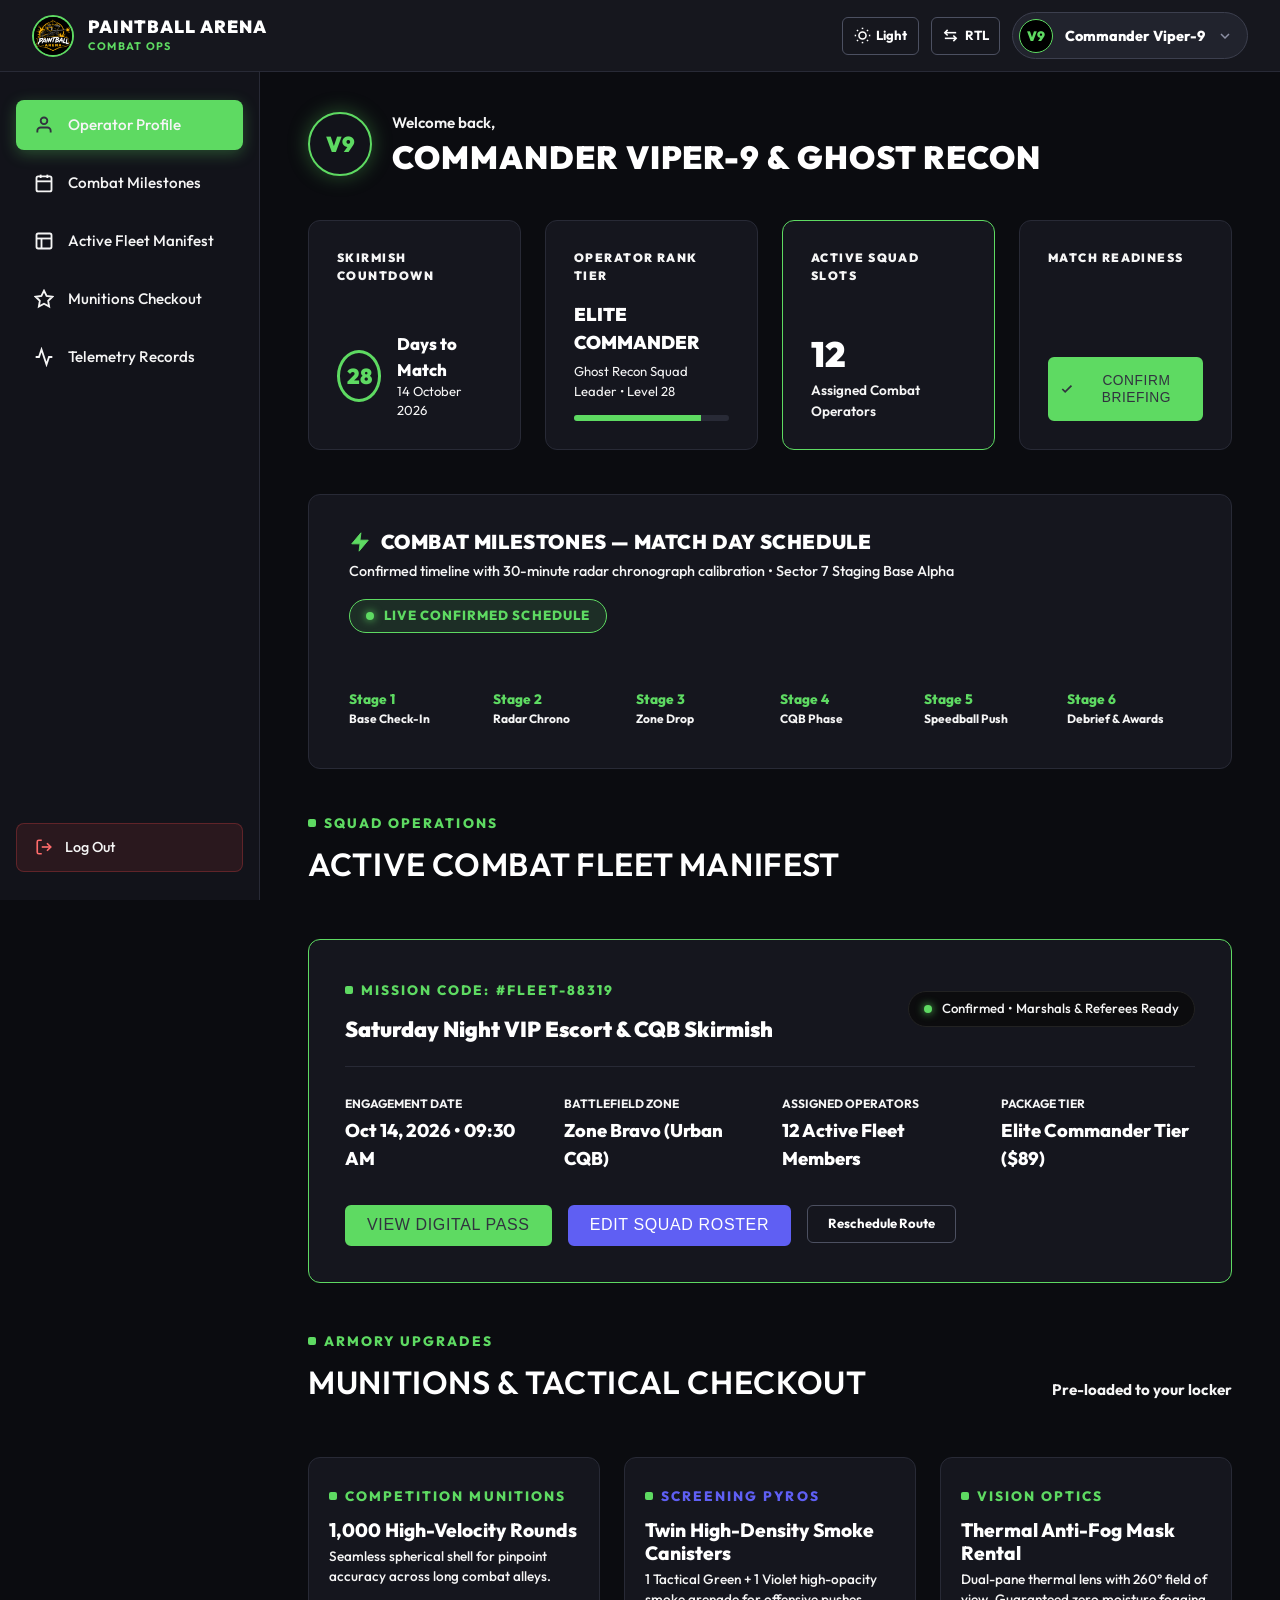
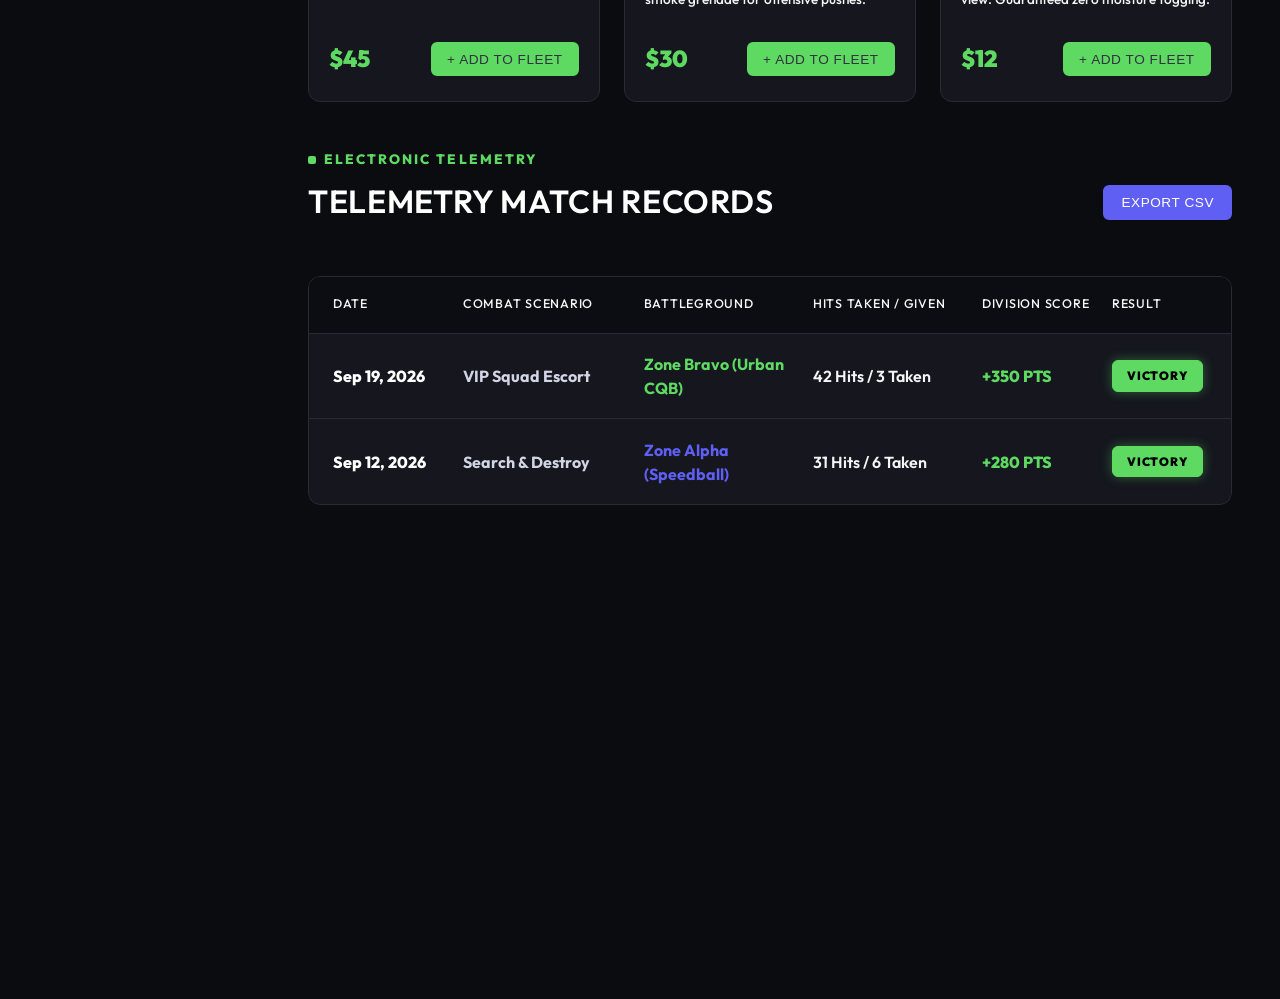
<file: dashboard.html>
<!DOCTYPE html>
<html lang="en" dir="ltr" class="dark">

<head>
  <meta charset="UTF-8">
  <meta name="viewport" content="width=device-width, initial-scale=1.0">
  <title>Paintball Arena | Player Operations Command Dashboard</title>
  <meta name="description"
    content="Official Paintball Arena Player Dashboard. Manage reserved session slots, purchase ammo and gear upgrades, track live game scores, and review match day milestones.">
  <link rel="icon" type="image/png" href="assets/images/brand/logo.png">
  <link rel="apple-touch-icon" href="assets/images/brand/logo.png">
  <!-- Master Stylesheets -->
  <link rel="stylesheet" href="assets/css/style.css">
  <link rel="stylesheet" href="assets/css/responsive.css">
</head>

<body style="padding-top: 0;">

  <!-- ==========================================================================
       BRANDED PAGE LOADER
       ========================================================================== -->
  <div id="page-loader" role="status" aria-live="polite">
    <div class="loader-brand-wrapper">
      <div class="loader-pulse-ring"></div>
      <div class="loader-radar-ring"></div>
      <img src="assets/images/brand/logo.png" alt="Paintball Arena Tactical Logo" class="loader-logo">
    </div>
    <div class="loader-text">
      <span>Initializing Arena Systems</span>
    </div>
    <div class="loader-bar">
      <div class="loader-progress"></div>
    </div>
  </div>

  <div class="dash-app-container">

    <!-- ==========================================================================
         TOP BAR (STICKY COMMAND HEADER)
         ========================================================================== -->
    <header class="dash-app-topbar" role="banner">

      <!-- Top Left: Brand Logo & Title -->
      <div class="dash-topbar-brand">
        <a href="index.html" class="dash-topbar-brand-link" aria-label="Return to Homepage">
          <img src="assets/images/brand/logo.png" alt="Paintball Arena Logo" class="dash-topbar-logo">
          <div class="dash-topbar-brand-text">
            <span class="dash-topbar-brand-name">Paintball Arena</span>
            <span class="dash-topbar-brand-sub">Combat Ops</span>
          </div>
        </a>
      </div>

      <!-- Top Right: Theme Toggle, RTL Toggle, User Profile Dropdown, Mobile Sidebar Toggle -->
      <div class="dash-topbar-actions">

        <!-- Dark Mode Toggle Button -->
        <button type="button" class="util-btn theme-toggle-btn" aria-label="Toggle dark and light theme">
          <svg viewBox="0 0 24 24">
            <circle cx="12" cy="12" r="5"></circle>
            <line x1="12" y1="1" x2="12" y2="3"></line>
            <line x1="12" y1="21" x2="12" y2="23"></line>
            <line x1="4.22" y1="4.22" x2="5.64" y2="5.64"></line>
            <line x1="18.36" y1="18.36" x2="19.78" y2="19.78"></line>
            <line x1="1" y1="12" x2="3" y2="12"></line>
            <line x1="21" y1="12" x2="23" y2="12"></line>
            <line x1="4.22" y1="19.78" x2="5.64" y2="18.36"></line>
            <line x1="18.36" y1="5.64" x2="19.78" y2="4.22"></line>
          </svg>
          <span class="theme-text">Dark</span>
        </button>

        <!-- RTL Toggle Button -->
        <button type="button" class="util-btn rtl-toggle-btn" aria-label="Toggle text direction RTL/LTR">
          <svg viewBox="0 0 24 24">
            <polyline points="8 4 4 8 8 12"></polyline>
            <polyline points="16 20 20 16 16 12"></polyline>
            <line x1="4" y1="8" x2="20" y2="8"></line>
            <line x1="20" y1="16" x2="4" y2="16"></line>
          </svg>
          <span class="rtl-text">RTL</span>
        </button>

        <!-- User Profile Pill & Dropdown -->
        <div class="dash-profile-menu-wrap" id="dash-profile-wrap">
          <button type="button" class="dash-top-user-pill hover-lift" id="dash-profile-btn" aria-haspopup="true"
            aria-expanded="false" aria-label="Open Operator Profile Menu">
            <div class="dash-user-initials">V9</div>
            <span class="dash-user-name">Commander Viper-9</span>
            <svg class="dash-pill-chevron" viewBox="0 0 24 24"
              style="width: 16px; height: 16px; stroke: #8c90a4; fill: none; stroke-width: 2.2;">
              <polyline points="6 9 12 15 18 9"></polyline>
            </svg>
          </button>

          <!-- Interactive Profile Dropdown Menu -->
          <div class="dash-profile-dropdown" id="dash-profile-dropdown" role="menu" aria-label="Operator Profile Menu">

            <div class="dropdown-operator-header">
              <div class="dropdown-avatar">V9</div>
              <div class="dropdown-operator-info">
                <div class="dropdown-callsign">Commander Viper-9</div>
                <div class="dropdown-email">viper9.tactical@paintballarena.com</div>
                <div class="dropdown-clearance-tag">
                  <span class="pulse-dot"></span>
                  <span>Clearance Level 28 • Active</span>
                </div>
              </div>
            </div>

            <div class="dropdown-divider"></div>

            <nav class="dropdown-nav-links">
              <a href="#operator-profile" class="dropdown-link" role="menuitem">
                <svg viewBox="0 0 24 24">
                  <path d="M20 21v-2a4 4 0 0 0-4-4H8a4 4 0 0 0-4 4v2"></path>
                  <circle cx="12" cy="7" r="4"></circle>
                </svg>
                <span>Operator Dossier</span>
              </a>
              <a href="#fleet-manifest" class="dropdown-link" role="menuitem">
                <svg viewBox="0 0 24 24">
                  <rect x="3" y="3" width="18" height="18" rx="2" ry="2"></rect>
                  <line x1="3" y1="9" x2="21" y2="9"></line>
                  <line x1="9" y1="21" x2="9" y2="9"></line>
                </svg>
                <span>Reserved Fleet Manifest</span>
              </a>
              <a href="#telemetry-records" class="dropdown-link" role="menuitem">
                <svg viewBox="0 0 24 24">
                  <polyline points="22 12 18 12 15 21 9 3 6 12 2 12"></polyline>
                </svg>
                <span>Telemetry Match Log</span>
              </a>
              <a href="#armory-store" class="dropdown-link" role="menuitem">
                <svg viewBox="0 0 24 24">
                  <polygon
                    points="12 2 15.09 8.26 22 9.27 17 14.14 18.18 21.02 12 17.77 5.82 21.02 7 14.14 2 9.27 8.91 8.26 12 2">
                  </polygon>
                </svg>
                <span>Munitions Locker</span>
              </a>
            </nav>

            <div class="dropdown-divider"></div>

            <!-- Prominent Logout Button -->
            <a href="login.html" class="dash-dropdown-logout" id="dash-logout-btn" role="menuitem">
              <svg viewBox="0 0 24 24">
                <path d="M9 21H5a2 2 0 0 1-2-2V5a2 2 0 0 1 2-2h4"></path>
                <polyline points="16 17 21 12 16 7"></polyline>
                <line x1="21" y1="12" x2="9" y2="12"></line>
              </svg>
              <span>Sign Out / Log Out</span>
            </a>

          </div>
        </div>

        <!-- Mobile Sidebar Toggle Button (POSITIONED ON THE RIGHT) -->
        <button type="button" class="dash-sidebar-toggle-btn" id="dash-sidebar-toggle"
          aria-label="Toggle Navigation Sidebar">
          <svg viewBox="0 0 24 24" width="22" height="22" stroke="currentColor" fill="none" stroke-width="2.2">
            <line x1="3" y1="12" x2="21" y2="12"></line>
            <line x1="3" y1="6" x2="21" y2="6"></line>
            <line x1="3" y1="18" x2="21" y2="18"></line>
          </svg>
        </button>

      </div>
    </header>

    <!-- Mobile Sidebar Drawer Backdrop Overlay -->
    <div class="dash-sidebar-backdrop" id="dash-sidebar-backdrop" aria-hidden="true"></div>

    <!-- ==========================================================================
         DASHBOARD APP LAYOUT: SIDEBAR + MAIN CONTENT
         ========================================================================== -->
    <div class="dash-app-layout">

      <!-- LEFT SIDEBAR (STICKY ON DESKTOP, OFF-CANVAS ON MOBILE) -->
      <aside class="dash-app-sidebar" id="dash-app-sidebar" aria-label="Dashboard Side Navigation">

        <!-- Mobile Drawer Close Header -->
        <div class="dash-sidebar-head-mobile">
          <button type="button" class="dash-sidebar-close-btn" id="dash-sidebar-close" aria-label="Close Sidebar">
            <svg viewBox="0 0 24 24" width="20" height="20" stroke="currentColor" fill="none" stroke-width="2.5">
              <line x1="18" y1="6" x2="6" y2="18"></line>
              <line x1="6" y1="6" x2="18" y2="18"></line>
            </svg>
          </button>
        </div>

        <ul class="dash-sidebar-menu">
          <li>
            <a href="#operator-profile" class="dash-sidebar-link">
              <svg viewBox="0 0 24 24">
                <path d="M20 21v-2a4 4 0 0 0-4-4H8a4 4 0 0 0-4 4v2"></path>
                <circle cx="12" cy="7" r="4"></circle>
              </svg>
              <span>Operator Profile</span>
            </a>
          </li>
          <li>
            <a href="#milestones-schedule" class="dash-sidebar-link">
              <svg viewBox="0 0 24 24">
                <rect x="3" y="4" width="18" height="18" rx="2" ry="2"></rect>
                <line x1="16" y1="2" x2="16" y2="6"></line>
                <line x1="8" y1="2" x2="8" y2="6"></line>
                <line x1="3" y1="10" x2="21" y2="10"></line>
              </svg>
              <span>Combat Milestones</span>
            </a>
          </li>
          <li>
            <a href="#fleet-manifest" class="dash-sidebar-link">
              <svg viewBox="0 0 24 24">
                <rect x="3" y="3" width="18" height="18" rx="2" ry="2"></rect>
                <line x1="3" y1="9" x2="21" y2="9"></line>
                <line x1="9" y1="21" x2="9" y2="9"></line>
              </svg>
              <span>Active Fleet Manifest</span>
            </a>
          </li>
          <li>
            <a href="#armory-store" class="dash-sidebar-link">
              <svg viewBox="0 0 24 24">
                <polygon
                  points="12 2 15.09 8.26 22 9.27 17 14.14 18.18 21.02 12 17.77 5.82 21.02 7 14.14 2 9.27 8.91 8.26 12 2">
                </polygon>
              </svg>
              <span>Munitions Checkout</span>
            </a>
          </li>
          <li>
            <a href="#telemetry-records" class="dash-sidebar-link">
              <svg viewBox="0 0 24 24">
                <polyline points="22 12 18 12 15 21 9 3 6 12 2 12"></polyline>
              </svg>
              <span>Telemetry Records</span>
            </a>
          </li>
        </ul>

        <!-- Mobile Sidebar Toggles (Theme & RTL - Inside Mobile Drawer) -->
        <div class="dash-sidebar-mobile-toggles">
          <button type="button" class="util-btn theme-toggle-btn" aria-label="Toggle dark and light theme">
            <svg viewBox="0 0 24 24">
              <circle cx="12" cy="12" r="5"></circle>
              <line x1="12" y1="1" x2="12" y2="3"></line>
              <line x1="12" y1="21" x2="12" y2="23"></line>
              <line x1="4.22" y1="4.22" x2="5.64" y2="5.64"></line>
              <line x1="18.36" y1="18.36" x2="19.78" y2="19.78"></line>
              <line x1="1" y1="12" x2="3" y2="12"></line>
              <line x1="21" y1="12" x2="23" y2="12"></line>
              <line x1="4.22" y1="19.78" x2="5.64" y2="18.36"></line>
              <line x1="18.36" y1="5.64" x2="19.78" y2="4.22"></line>
            </svg>
            <span class="theme-text">Dark</span>
          </button>

          <button type="button" class="util-btn rtl-toggle-btn" aria-label="Toggle text direction RTL/LTR">
            <svg viewBox="0 0 24 24">
              <polyline points="8 4 4 8 8 12"></polyline>
              <polyline points="16 20 20 16 16 12"></polyline>
              <line x1="4" y1="8" x2="20" y2="8"></line>
              <line x1="20" y1="16" x2="4" y2="16"></line>
            </svg>
            <span class="rtl-text">RTL</span>
          </button>
        </div>

        <!-- Bottom Log Out Button -->
        <a href="login.html" class="dash-sidebar-logout" id="dash-sidebar-logout-btn">
          <svg viewBox="0 0 24 24"
            style="width: 18px; height: 18px; stroke: currentColor; fill: none; stroke-width: 2.2;">
            <path d="M9 21H5a2 2 0 0 1-2-2V5a2 2 0 0 1 2-2h4"></path>
            <polyline points="16 17 21 12 16 7"></polyline>
            <line x1="21" y1="12" x2="9" y2="12"></line>
          </svg>
          <span>Log Out</span>
        </a>

      </aside>

      <!-- MAIN APP DASHBOARD BODY (EXACTLY 5 SECTIONS, UNIFIED THEME) -->
      <main class="dash-app-main" id="main-content">

        <!-- SECTION 1: WELCOME BANNER & TOP 4 METRICS CARDS -->
        <section id="overview" class="dash-kpi-section" aria-labelledby="welcome-name-title">

          <!-- Welcome Greeting Row -->
          <div id="operator-profile" class="dash-welcome-header">
            <div class="dash-welcome-avatar">V9</div>
            <div>
              <div class="dash-welcome-greeting">Welcome back,</div>
              <h1 id="welcome-name-title" class="dash-welcome-name">Commander Viper-9 &amp; Ghost Recon</h1>
            </div>
          </div>

          <!-- 4 KPI / Metric Cards Grid -->
          <div class="dash-kpis-grid">

            <!-- Card 1: Tactical Skirmish Countdown -->
            <div class="dash-kpi-card hover-lift">
              <span class="dash-kpi-label">Skirmish Countdown</span>
              <div class="countdown-flex-row">
                <div class="countdown-circle-badge">28</div>
                <div>
                  <div class="countdown-text-title">Days to Match</div>
                  <div class="countdown-text-sub">14 October 2026</div>
                </div>
              </div>
            </div>

            <!-- Card 2: Operator Rank Tier -->
            <div class="dash-kpi-card hover-lift">
              <span class="dash-kpi-label">Operator Rank Tier</span>
              <div>
                <div class="tier-title">Elite Commander</div>
                <div class="tier-sub">Ghost Recon Squad Leader • Level 28</div>
                <div class="tier-progress-track">
                  <div class="tier-progress-fill"></div>
                </div>
              </div>
            </div>

            <!-- Card 3: Reserved Squad Slots -->
            <div class="dash-kpi-card hover-lift" style="border-color: var(--color-green);">
              <span class="dash-kpi-label">Active Squad Slots</span>
              <div>
                <div class="kpi-big-num">12</div>
                <div class="kpi-num-sub">Assigned Combat Operators</div>
              </div>
            </div>

            <!-- Card 4: Match Briefing Status -->
            <div class="dash-kpi-card hover-lift">
              <span class="dash-kpi-label">Match Readiness</span>
              <div>
                <button type="button" class="btn-primary dash-kpi-btn"
                  onclick="alert('Tactical Briefing Confirmed! Sector 7 Referees & Chrono Station Alerted.');">
                  <svg viewBox="0 0 24 24"
                    style="width: 18px; height: 18px; stroke: currentColor; fill: none; stroke-width: 3;">
                    <polyline points="20 6 9 17 4 12"></polyline>
                  </svg>
                  <span>Confirm Briefing</span>
                </button>
              </div>
            </div>

          </div>

        </section>

        <!-- SECTION 2: COMBAT MILESTONES — MATCH DAY SCHEDULE -->
        <section id="milestones-schedule" class="dash-milestones-card hover-lift"
          aria-labelledby="milestones-title-head">

          <div class="milestones-header-row">
            <div>
              <div class="milestones-title" id="milestones-title-head">
                <svg viewBox="0 0 24 24">
                  <polygon points="13 2 3 14 12 14 11 22 21 10 12 10 13 2"></polygon>
                </svg>
                <span>Combat Milestones — Match Day Schedule</span>
              </div>
              <p class="milestones-sub">Confirmed timeline with 30-minute radar chronograph calibration • Sector 7
                Staging Base Alpha</p>
            </div>
            <span class="hero-badge-pill">
              <span class="pulse-dot"></span>
              <span>Live Confirmed Schedule</span>
            </span>
          </div>

          <!-- 6 Pillars Timeline Bar Chart -->
          <div class="timeline-pillars-grid">

            <div class="timeline-pillar">
              <div class="pillar-track">
                <div class="pillar-fill fill-1"></div>
              </div>
              <div>
                <div class="pillar-label-bold" style="color: var(--color-green);">Stage 1</div>
                <div class="pillar-label-sub" style="font-weight: 700;">Base Check-In</div>
              </div>
            </div>

            <div class="timeline-pillar">
              <div class="pillar-track">
                <div class="pillar-fill fill-2"></div>
              </div>
              <div>
                <div class="pillar-label-bold" style="color: var(--color-green);">Stage 2</div>
                <div class="pillar-label-sub" style="font-weight: 700;">Radar Chrono</div>
              </div>
            </div>

            <div class="timeline-pillar">
              <div class="pillar-track">
                <div class="pillar-fill fill-3"></div>
              </div>
              <div>
                <div class="pillar-label-bold" style="color: var(--color-green);">Stage 3</div>
                <div class="pillar-label-sub" style="font-weight: 700;">Zone Drop</div>
              </div>
            </div>

            <div class="timeline-pillar">
              <div class="pillar-track">
                <div class="pillar-fill fill-4"></div>
              </div>
              <div>
                <div class="pillar-label-bold" style="color: var(--color-green);">Stage 4</div>
                <div class="pillar-label-sub" style="font-weight: 700;">CQB Phase</div>
              </div>
            </div>

            <div class="timeline-pillar">
              <div class="pillar-track">
                <div class="pillar-fill fill-5"></div>
              </div>
              <div>
                <div class="pillar-label-bold" style="color: var(--color-green);">Stage 5</div>
                <div class="pillar-label-sub" style="font-weight: 700;">Speedball Push</div>
              </div>
            </div>

            <div class="timeline-pillar">
              <div class="pillar-track">
                <div class="pillar-fill fill-6"></div>
              </div>
              <div>
                <div class="pillar-label-bold" style="color: var(--color-green);">Stage 6</div>
                <div class="pillar-label-sub" style="font-weight: 700;">Debrief &amp; Awards</div>
              </div>
            </div>

          </div>

        </section>

        <!-- SECTION 3: RESERVED BATTLEFLEET SQUAD DETAILS -->
        <section id="fleet-manifest" class="dash-section-wrap" aria-labelledby="fleet-manifest-head">
          <div class="section-header-row">
            <div>
              <span class="section-eyebrow">Squad Operations</span>
              <h2 id="fleet-manifest-head" class="dash-section-title">Active Combat Fleet Manifest</h2>
            </div>

          </div>

          <div class="active-booking-card hover-lift">
            <div class="booking-header-bar">
              <div>
                <span class="section-eyebrow">Mission Code: #FLEET-88319</span>
                <h3 class="booking-card-title">Saturday Night VIP Escort &amp; CQB Skirmish</h3>
              </div>
              <div class="footer-status-pill">
                <span class="pulse-dot"></span>
                <span>Confirmed • Marshals &amp; Referees Ready</span>
              </div>
            </div>

            <div class="booking-details-grid">
              <div>
                <span class="b-cell-label">Engagement Date</span>
                <div class="b-cell-val">Oct 14, 2026 • 09:30 AM</div>
              </div>
              <div>
                <span class="b-cell-label">Battlefield Zone</span>
                <div class="b-cell-val zone-val">Zone Bravo (Urban CQB)</div>
              </div>
              <div>
                <span class="b-cell-label">Assigned Operators</span>
                <div class="b-cell-val">12 Active Fleet Members</div>
              </div>
              <div>
                <span class="b-cell-label">Package Tier</span>
                <div class="b-cell-val tier-val">Elite Commander Tier ($89)</div>
              </div>
            </div>

            <div class="booking-actions-row">
              <button type="button" class="btn-primary"
                onclick="alert('Digital Turnstile Pass: Present QR at Staging Base Alpha.');"
                style="padding: 0.6rem 1.25rem;">
                <span>View Digital Pass</span>
              </button>
              <button type="button" class="btn-secondary" onclick="alert('Squad Roster: 12/12 players assigned.');"
                style="padding: 0.6rem 1.25rem;">
                <span>Edit Squad Roster</span>
              </button>
              <button type="button" class="util-btn"
                onclick="alert('Reschedule window open: Free date alteration valid 48h prior.');"
                style="padding: 0.6rem 1.25rem;">
                <span>Reschedule Route</span>
              </button>
            </div>
          </div>
        </section>

        <!-- SECTION 4: RAPID MUNITIONS & GEAR CHECKOUT -->
        <section id="armory-store" class="dash-section-wrap" aria-labelledby="ammo-store-head">
          <div class="section-header-row">
            <div>
              <span class="section-eyebrow">Armory Upgrades</span>
              <h2 id="ammo-store-head" class="dash-section-title">Munitions &amp; Tactical Checkout</h2>
            </div>
            <span class="dash-section-sub">Pre-loaded to your locker</span>
          </div>

          <div class="store-items-grid">
            <div class="store-item-card hover-lift">
              <div>
                <span class="section-eyebrow">Competition Munitions</span>
                <h3 class="store-card-title">1,000 High-Velocity Rounds</h3>
                <p class="store-card-desc">Seamless spherical shell for pinpoint accuracy across long combat alleys.</p>
              </div>
              <div style="display: flex; justify-content: space-between; align-items: center; margin-top: 1rem;">
                <span class="store-card-price">$45</span>
                <button type="button" class="btn-primary" onclick="alert('1,000 Rounds Added to Fleet Locker #14!');"
                  style="padding: 0.45rem 0.9rem; font-size: 0.85rem;">
                  <span>+ Add To Fleet</span>
                </button>
              </div>
            </div>

            <div class="store-item-card hover-lift">
              <div>
                <span class="section-eyebrow" style="color: var(--color-purple);">Screening Pyros</span>
                <h3 class="store-card-title">Twin High-Density Smoke Canisters</h3>
                <p class="store-card-desc">1 Tactical Green + 1 Violet high-opacity smoke grenade for offensive pushes.
                </p>
              </div>
              <div style="display: flex; justify-content: space-between; align-items: center; margin-top: 1rem;">
                <span class="store-card-price">$30</span>
                <button type="button" class="btn-primary" onclick="alert('Twin Smoke Pack Added!');"
                  style="padding: 0.45rem 0.9rem; font-size: 0.85rem;">
                  <span>+ Add To Fleet</span>
                </button>
              </div>
            </div>

            <div class="store-item-card hover-lift">
              <div>
                <span class="section-eyebrow">Vision Optics</span>
                <h3 class="store-card-title">Thermal Anti-Fog Mask Rental</h3>
                <p class="store-card-desc">Dual-pane thermal lens with 260° field of view. Guaranteed zero moisture
                  fogging.</p>
              </div>
              <div style="display: flex; justify-content: space-between; align-items: center; margin-top: 1rem;">
                <span class="store-card-price">$12</span>
                <button type="button" class="btn-primary" onclick="alert('Thermal Mask Upgrade Reserved!');"
                  style="padding: 0.45rem 0.9rem; font-size: 0.85rem;">
                  <span>+ Add To Fleet</span>
                </button>
              </div>
            </div>
          </div>
        </section>

        <!-- SECTION 5: LIVE COMBAT TELEMETRY & MATCH ARCHIVE -->
        <section id="telemetry-records" class="dash-section-wrap" aria-labelledby="telemetry-head-title">
          <div class="section-header-row">
            <div>
              <span class="section-eyebrow">Electronic Telemetry</span>
              <h2 id="telemetry-head-title" class="dash-section-title">Telemetry Match Records</h2>
            </div>
            <button type="button" class="btn-secondary" onclick="alert('Telemetry CSV Exported!');"
              style="padding: 0.5rem 1rem; font-size: 0.85rem;">
              <span>Export CSV</span>
            </button>
          </div>

          <div class="telemetry-table-scroll">
            <div class="telemetry-table-card hover-lift">
              <div class="telemetry-row head">
                <span>Date</span>
                <span>Combat Scenario</span>
                <span>Battleground</span>
                <span>Hits Taken / Given</span>
                <span>Division Score</span>
                <span>Result</span>
              </div>

              <div class="telemetry-row">
                <span class="telemetry-date-text">Sep 19, 2026</span>
                <span class="telemetry-scenario-text">VIP Squad Escort</span>
                <span style="color: var(--color-green); font-weight: 700;">Zone Bravo (Urban CQB)</span>
                <span class="telemetry-stat-text">42 Hits / 3 Taken</span>
                <span style="font-weight: 800; color: var(--color-green);">+350 PTS</span>
                <span class="match-badge win">VICTORY</span>
              </div>

              <div class="telemetry-row">
                <span class="telemetry-date-text">Sep 12, 2026</span>
                <span class="telemetry-scenario-text">Search &amp; Destroy</span>
                <span style="color: var(--color-purple); font-weight: 700;">Zone Alpha (Speedball)</span>
                <span class="telemetry-stat-text">31 Hits / 6 Taken</span>
                <span style="font-weight: 800; color: var(--color-green);">+280 PTS</span>
                <span class="match-badge win">VICTORY</span>
              </div>
            </div>
          </div>
        </section>

      </main>

    </div>

  </div>

  <script src="assets/js/main.js"></script>
</body>

</html>
</file>
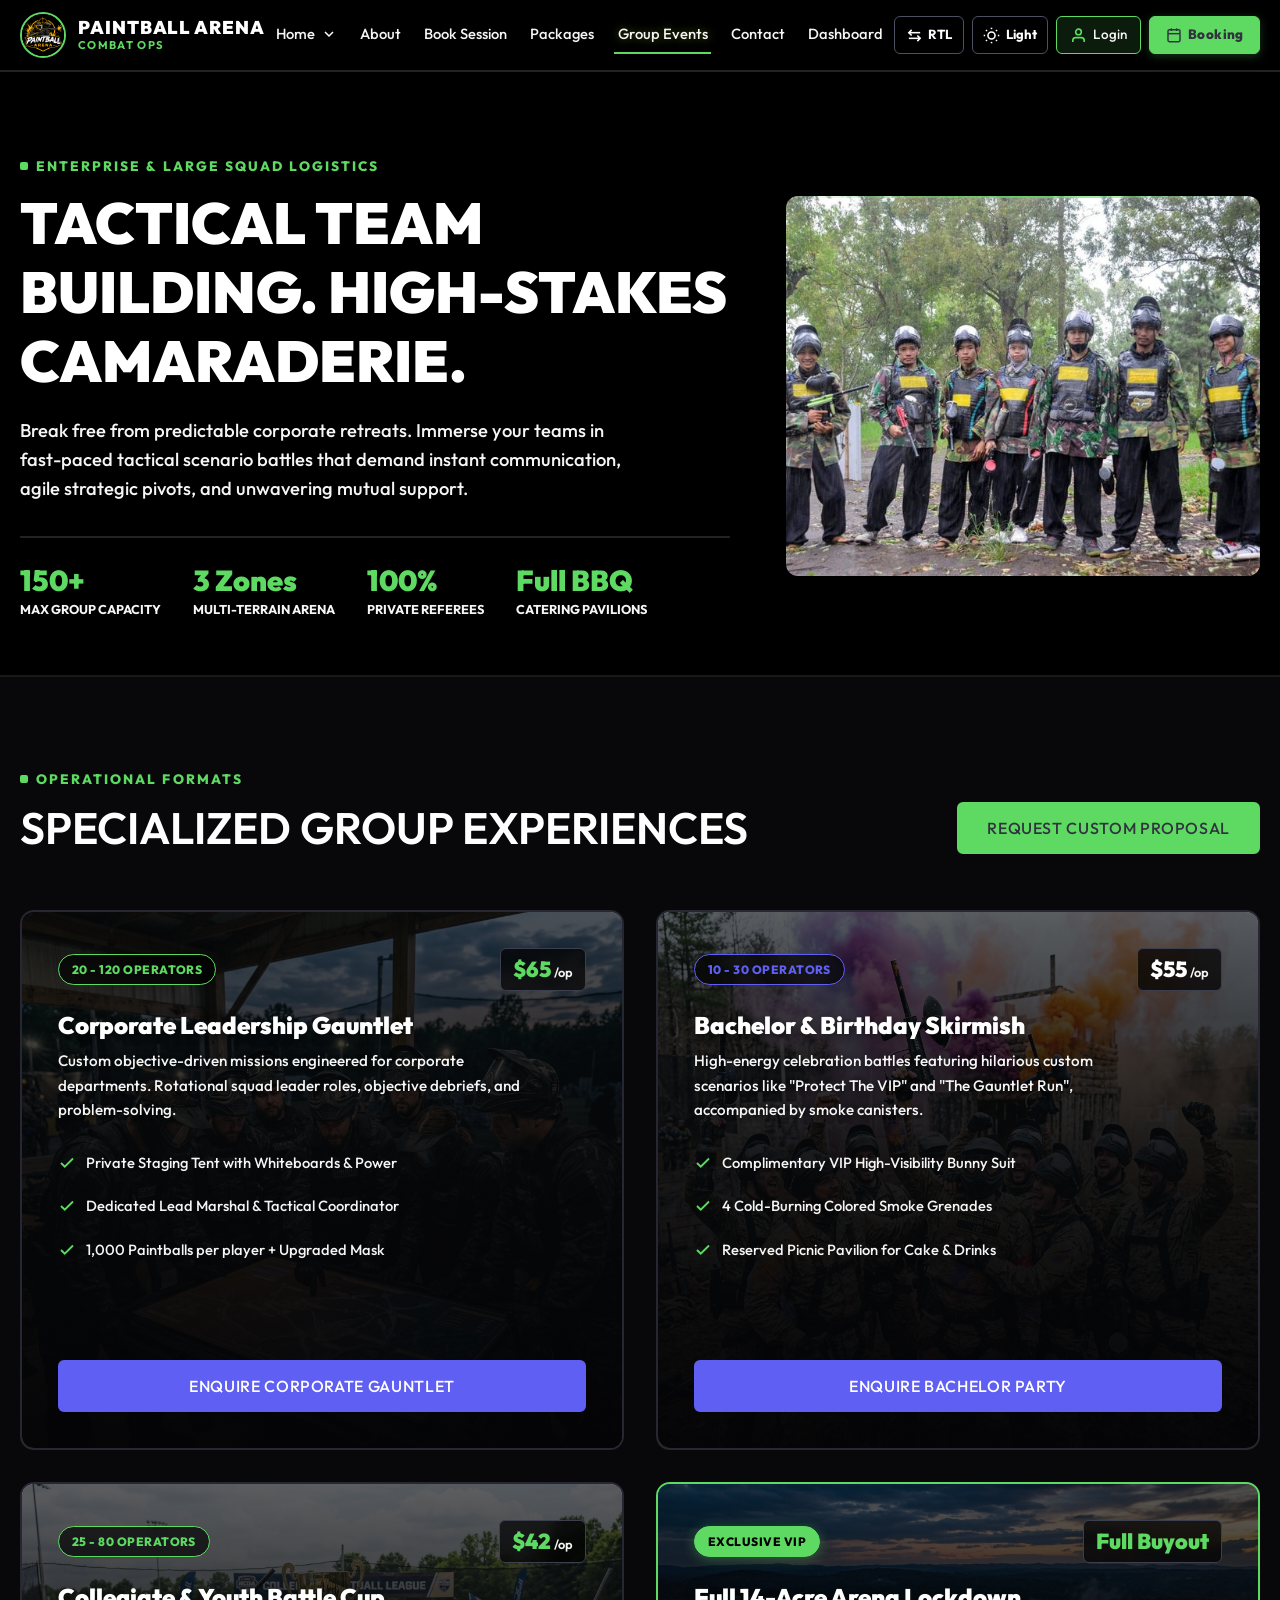
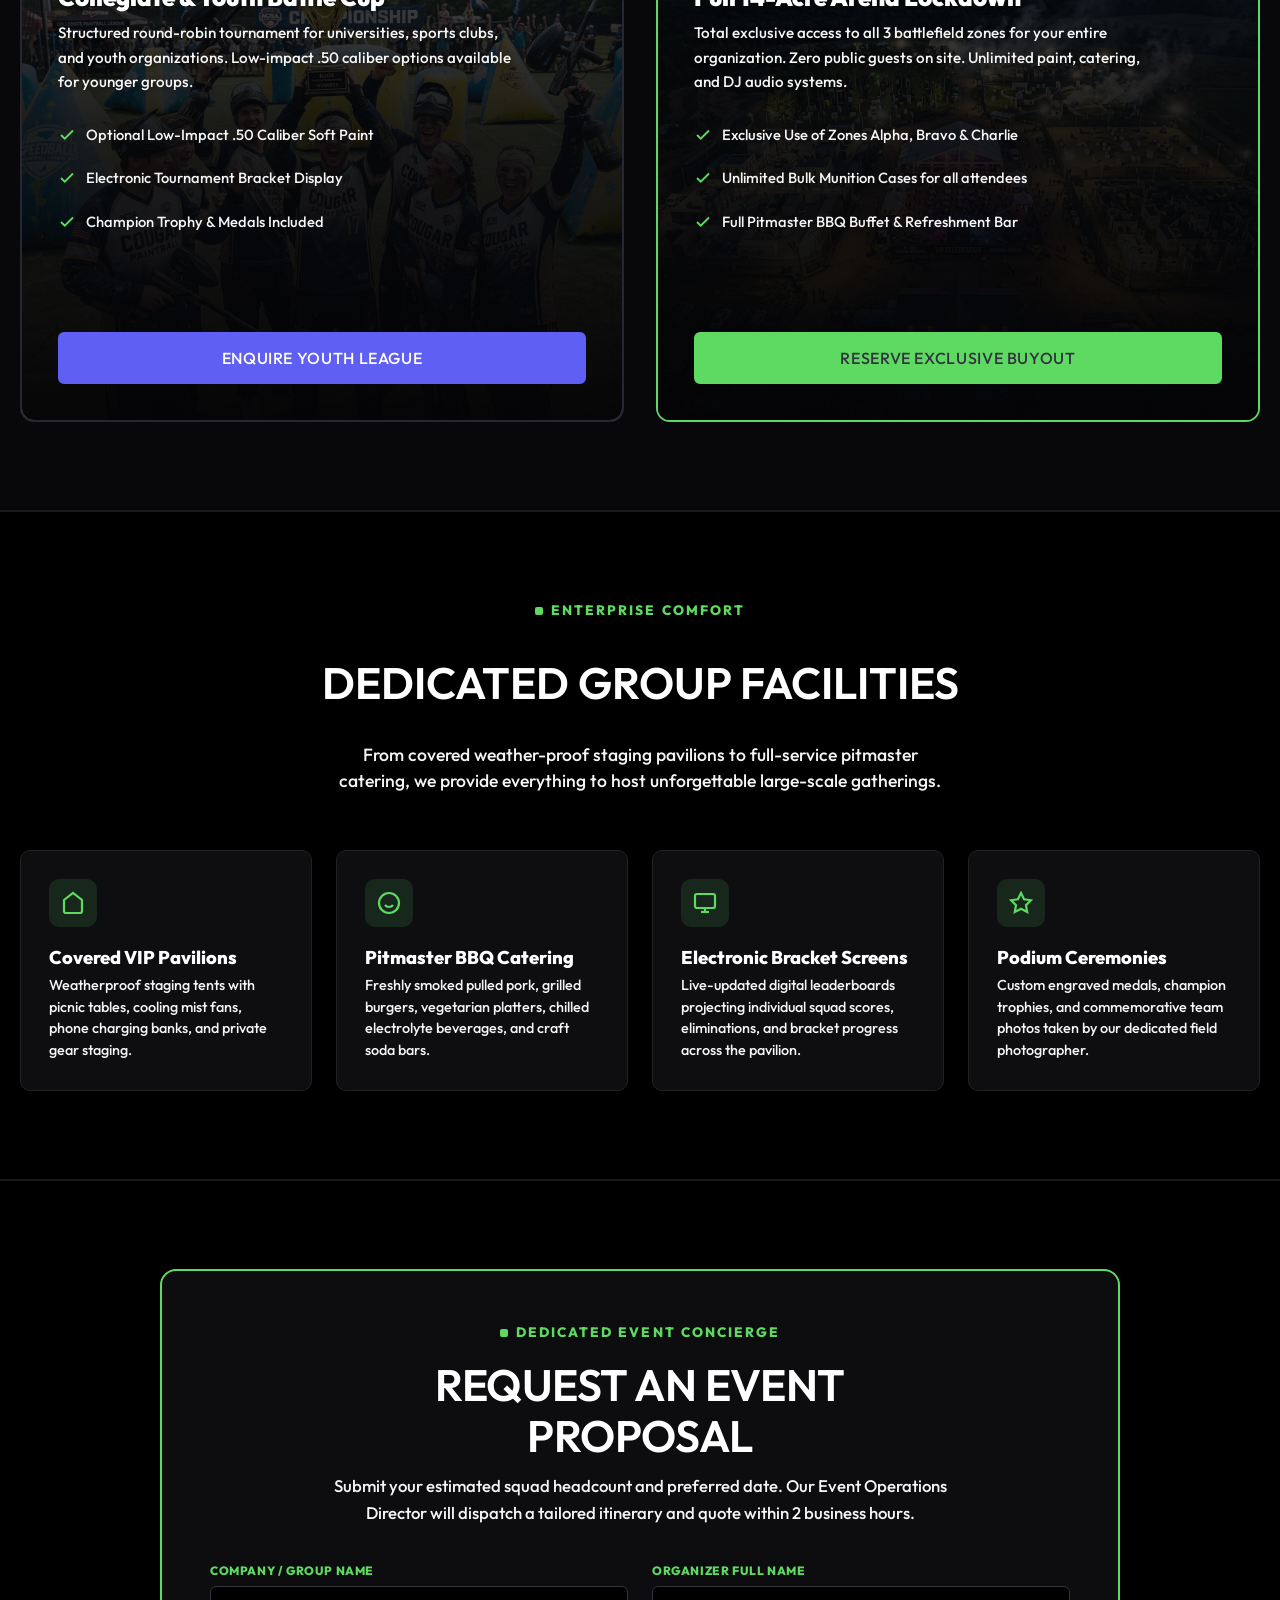
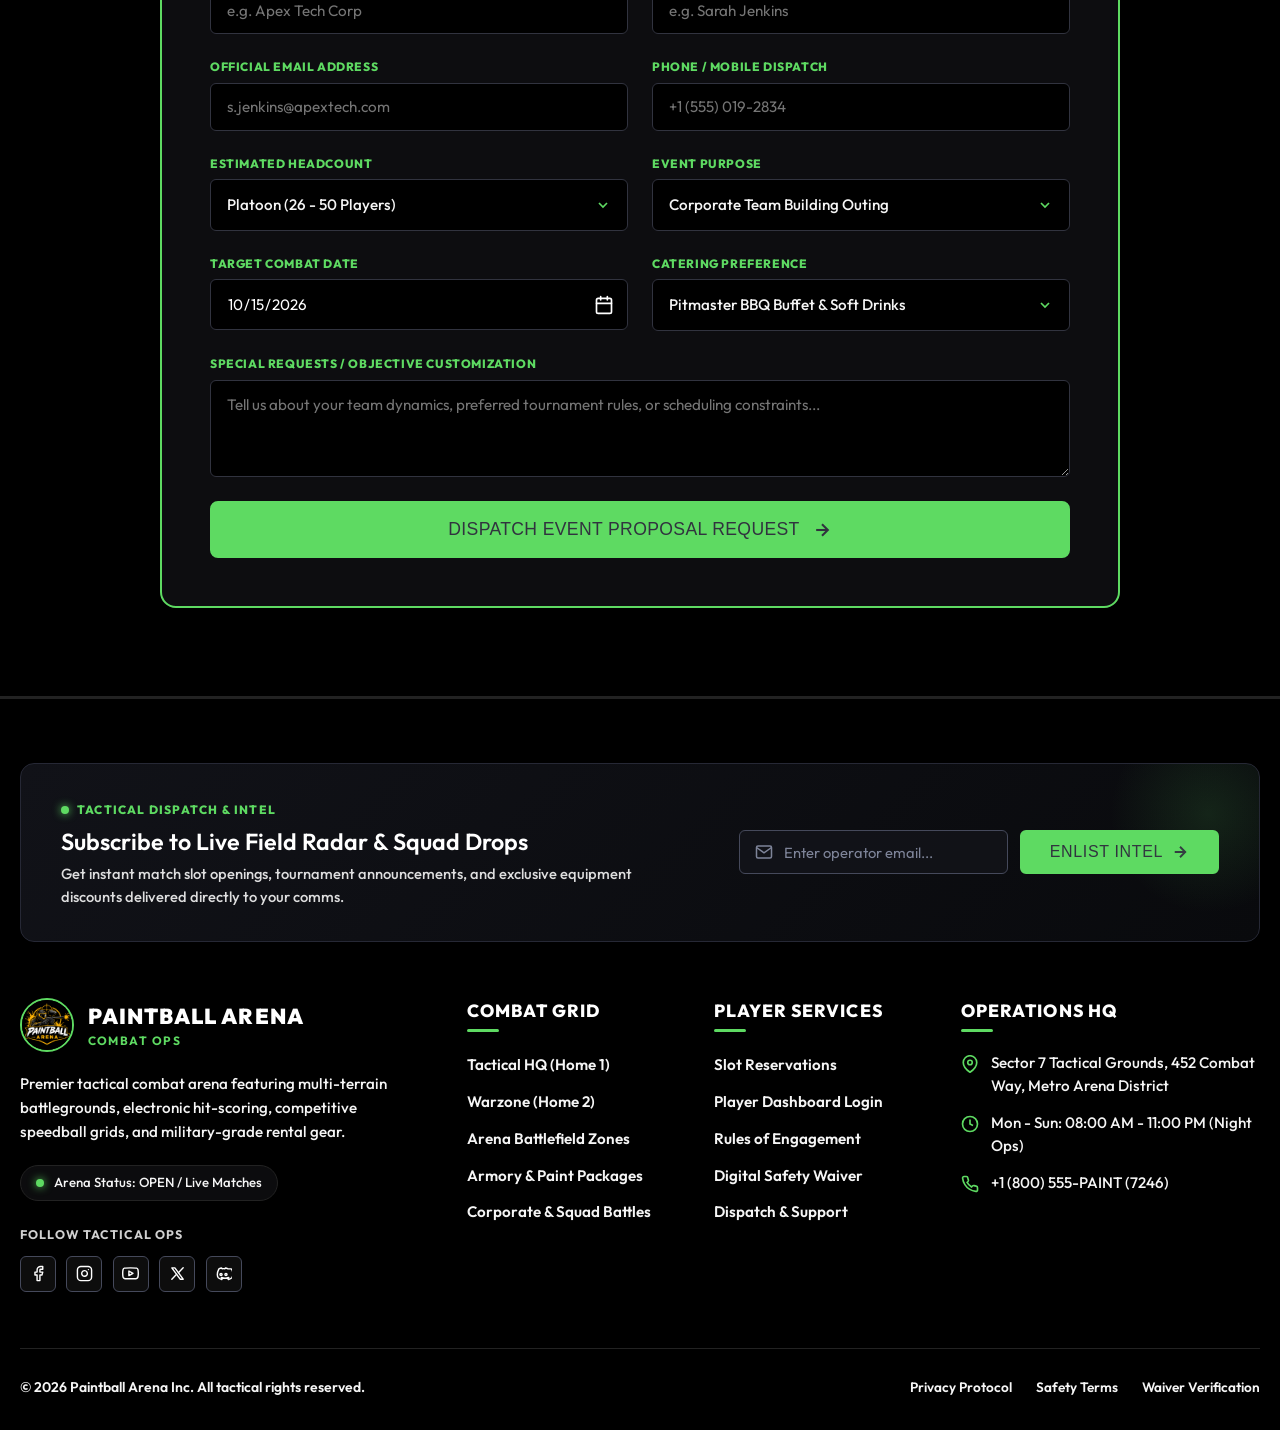
<file: events.html>
<!DOCTYPE html>
<html lang="en" dir="ltr" class="dark">

<head>
  <meta charset="UTF-8">
  <meta name="viewport" content="width=device-width, initial-scale=1.0">
  <title>Paintball Arena | Group &amp; Corporate Events — Team Building &amp; Tournaments</title>
  <meta name="description"
    content="Host your next high-impact corporate team outing, birthday combat battle, or private arena buyout at Paintball Arena. Full catering, private pavilions, and dedicated marshals.">
  <link rel="icon" type="image/png" href="assets/images/brand/logo.png">
  <link rel="apple-touch-icon" href="assets/images/brand/logo.png">
  <!-- Master Stylesheets -->
  <link rel="stylesheet" href="assets/css/style.css">
  <link rel="stylesheet" href="assets/css/responsive.css">
</head>

<body>

  <!-- ==========================================================================
       BRANDED PAGE LOADER
       ========================================================================== -->
  <div id="page-loader" role="status" aria-live="polite">
    <div class="loader-brand-wrapper">
      <div class="loader-pulse-ring"></div>
      <div class="loader-radar-ring"></div>
      <img src="assets/images/brand/logo.png" alt="Paintball Arena Tactical Logo" class="loader-logo">
    </div>
    <div class="loader-text">
      <span>Initializing Arena Systems</span>
    </div>
    <div class="loader-bar">
      <div class="loader-progress"></div>
    </div>
  </div>

  <!-- ==========================================================================
       FIXED COMPACT HEADER
       ========================================================================== -->
  <header id="site-header" role="banner">
    <div class="header-container">

      <!-- Brand Logo & Identity -->
      <a href="index.html" class="header-brand" aria-label="Paintball Arena Home">
        <img src="assets/images/brand/logo.png" alt="Paintball Arena Logo" class="brand-logo-img">
        <div class="brand-text-block">
          <span class="brand-name">Paintball Arena</span>
          <span class="brand-tagline">Combat Ops</span>
        </div>
      </a>

      <!-- Desktop Navigation (Exactly 6 Nav Items, Single Line) -->
      <nav class="desktop-nav" aria-label="Primary Navigation">
        <!-- 1. Home (Dropdown: Click Only) -->
        <div class="nav-item">
          <button type="button" class="nav-link dropdown-trigger" aria-expanded="false" aria-haspopup="true">
            <span>Home</span>
            <svg class="nav-icon" viewBox="0 0 24 24">
              <polyline points="6 9 12 15 18 9"></polyline>
            </svg>
          </button>
          <div class="dropdown-menu" role="menu">
            <a href="index.html" class="dropdown-link" role="menuitem">
              <span>Home 1 (Tactical HQ)</span>
              <span class="dropdown-badge">HQ</span>
            </a>
            <a href="home-2.html" class="dropdown-link" role="menuitem">
              <span>Home 2 (Cinematic Warzone)</span>
              <span class="dropdown-badge">Warzone</span>
            </a>
          </div>
        </div>

        <!-- 2. About -->
        <div class="nav-item">
          <a href="about.html" class="nav-link">
            <span>About</span>
          </a>
        </div>

        <!-- 3. Book Session -->
        <div class="nav-item">
          <a href="book-session.html" class="nav-link">
            <span>Book Session</span>
          </a>
        </div>

        <!-- 4. Packages & Pricing -->
        <div class="nav-item">
          <a href="packages.html" class="nav-link">
            <span>Packages</span>
          </a>
        </div>

        <!-- 5. Group Events (Active) -->
        <div class="nav-item">
          <a href="events.html" class="nav-link active">
            <span>Group Events</span>
          </a>
        </div>

        <!-- 6. Contact -->
        <div class="nav-item">
          <a href="contact.html" class="nav-link">
            <span>Contact</span>
          </a>
        </div>

        <!-- 7. Dashboard (Next to Contact) -->
        <div class="nav-item">
          <a href="dashboard.html" class="nav-link">
            <span>Dashboard</span>
          </a>
        </div>
      </nav>

      <!-- Header Utilities (RTL, Dark Mode, Login Button) -->
      <div class="header-actions">
        <!-- RTL / LTR Toggle -->
        <button type="button" class="util-btn rtl-toggle-btn" aria-label="Toggle text direction RTL/LTR">
          <svg viewBox="0 0 24 24">
            <polyline points="8 4 4 8 8 12"></polyline>
            <polyline points="16 20 20 16 16 12"></polyline>
            <line x1="4" y1="8" x2="20" y2="8"></line>
            <line x1="20" y1="16" x2="4" y2="16"></line>
          </svg>
          <span class="rtl-text">RTL</span>
        </button>

        <!-- Dark Mode Toggle -->
        <button type="button" class="util-btn theme-toggle-btn" aria-label="Toggle dark and light theme">
          <svg viewBox="0 0 24 24">
            <circle cx="12" cy="12" r="5"></circle>
            <line x1="12" y1="1" x2="12" y2="3"></line>
            <line x1="12" y1="21" x2="12" y2="23"></line>
            <line x1="4.22" y1="4.22" x2="5.64" y2="5.64"></line>
            <line x1="18.36" y1="18.36" x2="19.78" y2="19.78"></line>
            <line x1="1" y1="12" x2="3" y2="12"></line>
            <line x1="21" y1="12" x2="23" y2="12"></line>
            <line x1="4.22" y1="19.78" x2="5.64" y2="18.36"></line>
            <line x1="18.36" y1="5.64" x2="19.78" y2="4.22"></line>
          </svg>
          <span class="theme-text">Light</span>
        </button>

        <!-- Login Button -->
        <a href="login.html#login-terminal" class="btn-login btn-login-desktop" aria-label="Player Portal Login">
          <svg viewBox="0 0 24 24">
            <path d="M20 21v-2a4 4 0 0 0-4-4H8a4 4 0 0 0-4 4v2"></path>
            <circle cx="12" cy="7" r="4"></circle>
          </svg>
          <span>Login</span>
        </a>

        <!-- Booking CTA Button -->
        <a href="book-session.html" class="btn-booking-header btn-booking-desktop" aria-label="Book Combat Session">
          <svg viewBox="0 0 24 24">
            <rect x="3" y="4" width="18" height="18" rx="2" ry="2"></rect>
            <line x1="16" y1="2" x2="16" y2="6"></line>
            <line x1="8" y1="2" x2="8" y2="6"></line>
            <line x1="3" y1="10" x2="21" y2="10"></line>
          </svg>
          <span>Booking</span>
        </a>

        <!-- Mobile Drawer Toggle Button -->
        <button type="button" class="mobile-toggle-btn" aria-label="Open mobile navigation menu" aria-expanded="false">
          <svg viewBox="0 0 24 24">
            <line x1="3" y1="12" x2="21" y2="12"></line>
            <line x1="3" y1="6" x2="21" y2="6"></line>
            <line x1="3" y1="18" x2="21" y2="18"></line>
          </svg>
        </button>
      </div>

    </div>
  </header>

  <!-- ==========================================================================
       MOBILE MENU OVERLAY & DRAWER
       ========================================================================== -->
  <div class="mobile-menu-overlay" aria-hidden="true"></div>
  <aside class="mobile-menu-drawer" aria-label="Mobile Navigation Drawer">
    <!-- Mobile Drawer Header -->
    <div class="mobile-menu-top">
      <div class="mobile-brand">
        <img src="assets/images/brand/logo.png" alt="Paintball Arena Logo">
        <div class="brand-text-block">
          <span class="brand-name">Paintball Arena</span>
          <span class="brand-tagline">Combat Ops</span>
        </div>
      </div>
      <button type="button" class="mobile-close-btn" aria-label="Close navigation menu">
        <svg viewBox="0 0 24 24">
          <line x1="18" y1="6" x2="6" y2="18"></line>
          <line x1="6" y1="6" x2="18" y2="18"></line>
        </svg>
      </button>
    </div>

    <!-- Mobile Nav Items with Home Accordion -->
    <ul class="mobile-nav-list">
      <!-- 1. Home Accordion (Click only) -->
      <li>
        <button type="button" class="mobile-nav-link mobile-accordion-trigger" aria-expanded="false">
          <span>Home</span>
          <svg class="nav-icon" viewBox="0 0 24 24">
            <polyline points="6 9 12 15 18 9"></polyline>
          </svg>
        </button>
        <div class="mobile-accordion-content">
          <a href="index.html" class="mobile-sub-link">
            <span>Home 1 (Tactical HQ)</span>
            <span class="dropdown-badge">HQ</span>
          </a>
          <a href="home-2.html" class="mobile-sub-link">
            <span>Home 2 (Cinematic Warzone)</span>
            <span class="dropdown-badge">Warzone</span>
          </a>
        </div>
      </li>

      <!-- 2. About -->
      <li>
        <a href="about.html" class="mobile-nav-link">
          <span>About the Arena</span>
        </a>
      </li>

      <!-- 3. Book Session -->
      <li>
        <a href="book-session.html" class="mobile-nav-link">
          <span>Book Session</span>
        </a>
      </li>

      <!-- 4. Packages & Pricing -->
      <li>
        <a href="packages.html" class="mobile-nav-link">
          <span>Packages &amp; Pricing</span>
        </a>
      </li>

      <!-- 5. Group Events (Active) -->
      <li>
        <a href="events.html" class="mobile-nav-link active">
          <span>Group &amp; Corporate Events</span>
        </a>
      </li>

      <!-- 6. Contact -->
      <li>
        <a href="contact.html" class="mobile-nav-link">
          <span>Contact Operations</span>
        </a>
      </li>

      <!-- 7. Dashboard -->
      <li>
        <a href="dashboard.html" class="mobile-nav-link">
          <span>Dashboard</span>
        </a>
      </li>

    </ul>

    <!-- Mobile Booking & Login Buttons -->
    <div class="mobile-login-wrap">
      <a href="book-session.html" class="btn-booking-header mobile-booking-btn" aria-label="Book Combat Session">
        <svg viewBox="0 0 24 24">
          <rect x="3" y="4" width="18" height="18" rx="2" ry="2"></rect>
          <line x1="16" y1="2" x2="16" y2="6"></line>
          <line x1="8" y1="2" x2="8" y2="6"></line>
          <line x1="3" y1="10" x2="21" y2="10"></line>
        </svg>
        <span>Booking</span>
      </a>
      <a href="login.html#login-terminal" class="btn-login mobile-login-btn" aria-label="Player Portal Login">
        <svg viewBox="0 0 24 24">
          <path d="M20 21v-2a4 4 0 0 0-4-4H8a4 4 0 0 0-4 4v2"></path>
          <circle cx="12" cy="7" r="4"></circle>
        </svg>
        <span>Login / Player Portal</span>
      </a>
    </div>

    <!-- Mobile Bottom Controls -->
    <div class="mobile-controls">
      <div class="mobile-toggles-row">
        <button type="button" class="util-btn rtl-toggle-btn" aria-label="Toggle text direction RTL/LTR">
          <span class="rtl-text">RTL</span>
        </button>
        <button type="button" class="util-btn theme-toggle-btn" aria-label="Toggle dark and light theme">
          <span class="theme-text">Light</span>
        </button>
      </div>
    </div>
  </aside>

  <!-- ==========================================================================
       SCROLL TO TOP BUTTON
       ========================================================================== -->
  <button id="scroll-to-top" type="button" aria-label="Scroll back to top">
    <svg viewBox="0 0 24 24">
      <polyline points="18 15 12 9 6 15"></polyline>
    </svg>
  </button>

  <!-- ==========================================================================
       MAIN CONTENT (GROUP EVENTS - EXACTLY 5 CONTENT SECTIONS)
       ========================================================================== -->
  <main id="main-content">

    <!-- SECTION 1: CORPORATE & SQUAD WARFARE HERO -->
    <section class="events-hero-section" aria-labelledby="events-hero-title">
      <div class="site-container">
        <div class="events-hero-grid">

          <div>
            <span class="section-eyebrow">Enterprise &amp; Large Squad Logistics</span>
            <h1 id="events-hero-title"
              style="font-size: clamp(2.3rem, 4.5vw, 3.8rem); font-weight: 900; text-transform: uppercase; margin-bottom: 1.25rem;">
              Tactical Team Building. High-Stakes Camaraderie.
            </h1>
            <p style="font-size: 1.15rem; line-height: 1.6; color: var(--color-soft-white); max-width: 620px;">
              Break free from predictable corporate retreats. Immerse your teams in fast-paced tactical scenario battles
              that demand instant communication, agile strategic pivots, and unwavering mutual support.
            </p>

            <div class="event-stats-strip">
              <div class="event-stat-item">
                <span class="event-stat-val">150+</span>
                <span class="event-stat-label">Max Group Capacity</span>
              </div>
              <div class="event-stat-item">
                <span class="event-stat-val">3 Zones</span>
                <span class="event-stat-label">Multi-Terrain Arena</span>
              </div>
              <div class="event-stat-item">
                <span class="event-stat-val">100%</span>
                <span class="event-stat-label">Private Referees</span>
              </div>
              <div class="event-stat-item">
                <span class="event-stat-val">Full BBQ</span>
                <span class="event-stat-label">Catering Pavilions</span>
              </div>
            </div>
          </div>

          <div class="tactical-viewport">
            <img src="assets/images/sections/p16.jpg"
              alt="Large corporate team in tactical paintball gear posing united before match"
              style="width: 100%; height: 380px; object-fit: cover;">
          </div>

        </div>
      </div>
    </section>

    <!-- SECTION 2: EVENT FORMATS QUADRANT -->
    <section class="formats-section" aria-labelledby="formats-title">
      <div class="site-container">

        <div class="section-header-row">
          <div>
            <span class="section-eyebrow">Operational Formats</span>
            <h2 id="formats-title" class="section-title">Specialized Group Experiences</h2>
          </div>
          <a href="#rfq-console" class="btn-primary">
            <span>Request Custom Proposal</span>
          </a>
        </div>

        <div class="formats-quadrant-grid">

          <!-- Format 1: Corporate Leadership Gauntlet -->
          <div class="format-card hover-lift">
            <img src="assets/images/sections/event-corporate.jpg"
              alt="Corporate team paintball tactical leadership workshop" class="format-card-bg" loading="lazy"
              width="800" height="540">
            <div class="format-card-overlay"></div>
            <div class="format-card-content">
              <div>
                <div class="format-head">
                  <span class="format-capacity-tag">20 - 120 Operators</span>
                  <span class="format-price-badge">$65<small> /op</small></span>
                </div>
                <h3 class="format-title">Corporate Leadership Gauntlet</h3>
                <p class="format-desc">
                  Custom objective-driven missions engineered for corporate departments. Rotational squad leader roles,
                  objective debriefs, and problem-solving.
                </p>
                <ul class="format-perks-list">
                  <li class="format-perk-line">
                    <svg viewBox="0 0 24 24" fill="none" stroke-width="2.5">
                      <polyline points="20 6 9 17 4 12"></polyline>
                    </svg>
                    <span>Private Staging Tent with Whiteboards &amp; Power</span>
                  </li>
                  <li class="format-perk-line">
                    <svg viewBox="0 0 24 24" fill="none" stroke-width="2.5">
                      <polyline points="20 6 9 17 4 12"></polyline>
                    </svg>
                    <span>Dedicated Lead Marshal &amp; Tactical Coordinator</span>
                  </li>
                  <li class="format-perk-line">
                    <svg viewBox="0 0 24 24" fill="none" stroke-width="2.5">
                      <polyline points="20 6 9 17 4 12"></polyline>
                    </svg>
                    <span>1,000 Paintballs per player + Upgraded Mask</span>
                  </li>
                </ul>
              </div>
              <a href="#rfq-console" class="btn-secondary format-cta-btn">
                <span>Enquire Corporate Gauntlet</span>
              </a>
            </div>
          </div>

          <!-- Format 2: Bachelor & Birthday Combat Raid -->
          <div class="format-card hover-lift">
            <img src="assets/images/sections/event-bachelor.jpg"
              alt="Bachelor and birthday party tactical paintball match with smoke canisters" class="format-card-bg"
              loading="lazy" width="800" height="540">
            <div class="format-card-overlay"></div>
            <div class="format-card-content">
              <div>
                <div class="format-head">
                  <span class="format-capacity-tag purple">10 - 30 Operators</span>
                  <span class="format-price-badge white">$55<small> /op</small></span>
                </div>
                <h3 class="format-title">Bachelor &amp; Birthday Skirmish</h3>
                <p class="format-desc">
                  High-energy celebration battles featuring hilarious custom scenarios like "Protect The VIP" and "The
                  Gauntlet Run", accompanied by smoke canisters.
                </p>
                <ul class="format-perks-list">
                  <li class="format-perk-line">
                    <svg viewBox="0 0 24 24" fill="none" stroke-width="2.5">
                      <polyline points="20 6 9 17 4 12"></polyline>
                    </svg>
                    <span>Complimentary VIP High-Visibility Bunny Suit</span>
                  </li>
                  <li class="format-perk-line">
                    <svg viewBox="0 0 24 24" fill="none" stroke-width="2.5">
                      <polyline points="20 6 9 17 4 12"></polyline>
                    </svg>
                    <span>4 Cold-Burning Colored Smoke Grenades</span>
                  </li>
                  <li class="format-perk-line">
                    <svg viewBox="0 0 24 24" fill="none" stroke-width="2.5">
                      <polyline points="20 6 9 17 4 12"></polyline>
                    </svg>
                    <span>Reserved Picnic Pavilion for Cake &amp; Drinks</span>
                  </li>
                </ul>
              </div>
              <a href="#rfq-console" class="btn-secondary format-cta-btn">
                <span>Enquire Bachelor Party</span>
              </a>
            </div>
          </div>

          <!-- Format 3: Collegiate & Youth League -->
          <div class="format-card hover-lift">
            <img src="assets/images/sections/event-youth.jpg"
              alt="Collegiate and youth league paintball tournament championship" class="format-card-bg" loading="lazy"
              width="800" height="540">
            <div class="format-card-overlay"></div>
            <div class="format-card-content">
              <div>
                <div class="format-head">
                  <span class="format-capacity-tag">25 - 80 Operators</span>
                  <span class="format-price-badge">$42<small> /op</small></span>
                </div>
                <h3 class="format-title">Collegiate &amp; Youth Battle Cup</h3>
                <p class="format-desc">
                  Structured round-robin tournament for universities, sports clubs, and youth organizations. Low-impact
                  .50 caliber options available for younger groups.
                </p>
                <ul class="format-perks-list">
                  <li class="format-perk-line">
                    <svg viewBox="0 0 24 24" fill="none" stroke-width="2.5">
                      <polyline points="20 6 9 17 4 12"></polyline>
                    </svg>
                    <span>Optional Low-Impact .50 Caliber Soft Paint</span>
                  </li>
                  <li class="format-perk-line">
                    <svg viewBox="0 0 24 24" fill="none" stroke-width="2.5">
                      <polyline points="20 6 9 17 4 12"></polyline>
                    </svg>
                    <span>Electronic Tournament Bracket Display</span>
                  </li>
                  <li class="format-perk-line">
                    <svg viewBox="0 0 24 24" fill="none" stroke-width="2.5">
                      <polyline points="20 6 9 17 4 12"></polyline>
                    </svg>
                    <span>Champion Trophy &amp; Medals Included</span>
                  </li>
                </ul>
              </div>
              <a href="#rfq-console" class="btn-secondary format-cta-btn">
                <span>Enquire Youth League</span>
              </a>
            </div>
          </div>

          <!-- Format 4: Complete Arena Buyout -->
          <div class="format-card hover-lift" style="border-color: var(--color-green);">
            <img src="assets/images/sections/event-lockdown.jpg"
              alt="Complete arena lockdown private paintball facility twilight aerial view" class="format-card-bg"
              loading="lazy" width="800" height="540">
            <div class="format-card-overlay"></div>
            <div class="format-card-content">
              <div>
                <div class="format-head">
                  <span class="format-capacity-tag vip">Exclusive VIP</span>
                  <span class="format-price-badge">Full Buyout</span>
                </div>
                <h3 class="format-title">Full 14-Acre Arena Lockdown</h3>
                <p class="format-desc">
                  Total exclusive access to all 3 battlefield zones for your entire organization. Zero public guests on
                  site. Unlimited paint, catering, and DJ audio systems.
                </p>
                <ul class="format-perks-list">
                  <li class="format-perk-line">
                    <svg viewBox="0 0 24 24" fill="none" stroke-width="2.5">
                      <polyline points="20 6 9 17 4 12"></polyline>
                    </svg>
                    <span>Exclusive Use of Zones Alpha, Bravo &amp; Charlie</span>
                  </li>
                  <li class="format-perk-line">
                    <svg viewBox="0 0 24 24" fill="none" stroke-width="2.5">
                      <polyline points="20 6 9 17 4 12"></polyline>
                    </svg>
                    <span>Unlimited Bulk Munition Cases for all attendees</span>
                  </li>
                  <li class="format-perk-line">
                    <svg viewBox="0 0 24 24" fill="none" stroke-width="2.5">
                      <polyline points="20 6 9 17 4 12"></polyline>
                    </svg>
                    <span>Full Pitmaster BBQ Buffet &amp; Refreshment Bar</span>
                  </li>
                </ul>
              </div>
              <a href="#rfq-console" class="btn-primary format-cta-btn">
                <span>Reserve Exclusive Buyout</span>
              </a>
            </div>
          </div>

        </div>

      </div>
    </section>

    <!-- SECTION 3: GROUP AMENITIES & PRIVATE STAGING BASE -->
    <section class="amenities-section" aria-labelledby="amenities-title">
      <div class="site-container">

        <div class="section-header-row"
          style="text-align: center; justify-content: center; flex-direction: column; align-items: center;">
          <span class="section-eyebrow">Enterprise Comfort</span>
          <h2 id="amenities-title" class="section-title">Dedicated Group Facilities</h2>
          <p style="font-size: 1.1rem; color: var(--color-soft-white); max-width: 620px; margin-top: 0.5rem;">
            From covered weather-proof staging pavilions to full-service pitmaster catering, we provide everything to
            host unforgettable large-scale gatherings.
          </p>
        </div>

        <div class="amenities-grid">

          <div class="amenity-card hover-lift">
            <div class="amenity-icon-box">
              <svg viewBox="0 0 24 24">
                <path d="M3 9l9-7 9 7v11a2 2 0 0 1-2 2H5a2 2 0 0 1-2-2z"></path>
              </svg>
            </div>
            <div>
              <h3 class="amenity-title">Covered VIP Pavilions</h3>
              <p class="amenity-desc">Weatherproof staging tents with picnic tables, cooling mist fans, phone charging
                banks, and private gear staging.</p>
            </div>
          </div>

          <div class="amenity-card hover-lift">
            <div class="amenity-icon-box">
              <svg viewBox="0 0 24 24">
                <circle cx="12" cy="12" r="10"></circle>
                <path d="M8 14s1.5 2 4 2 4-2 4-2"></path>
                <line x1="9" y1="9" x2="9.01" y2="9"></line>
                <line x1="15" y1="9" x2="15.01" y2="9"></line>
              </svg>
            </div>
            <div>
              <h3 class="amenity-title">Pitmaster BBQ Catering</h3>
              <p class="amenity-desc">Freshly smoked pulled pork, grilled burgers, vegetarian platters, chilled
                electrolyte beverages, and craft soda bars.</p>
            </div>
          </div>

          <div class="amenity-card hover-lift">
            <div class="amenity-icon-box">
              <svg viewBox="0 0 24 24">
                <rect x="2" y="3" width="20" height="14" rx="2" ry="2"></rect>
                <line x1="8" y1="21" x2="16" y2="21"></line>
                <line x1="12" y1="17" x2="12" y2="21"></line>
              </svg>
            </div>
            <div>
              <h3 class="amenity-title">Electronic Bracket Screens</h3>
              <p class="amenity-desc">Live-updated digital leaderboards projecting individual squad scores,
                eliminations, and bracket progress across the pavilion.</p>
            </div>
          </div>

          <div class="amenity-card hover-lift">
            <div class="amenity-icon-box">
              <svg viewBox="0 0 24 24">
                <polygon
                  points="12 2 15.09 8.26 22 9.27 17 14.14 18.18 21.02 12 17.77 5.82 21.02 7 14.14 2 9.27 8.91 8.26 12 2">
                </polygon>
              </svg>
            </div>
            <div>
              <h3 class="amenity-title">Podium Ceremonies</h3>
              <p class="amenity-desc">Custom engraved medals, champion trophies, and commemorative team photos taken by
                our dedicated field photographer.</p>
            </div>
          </div>

        </div>

      </div>
    </section>


    <!-- SECTION 4: DEDICATED RFQ CONSOLE -->
    <section id="rfq-console" class="rfq-section" aria-labelledby="rfq-title">
      <div class="site-container">

        <div class="rfq-card-wrapper">
          <div class="rfq-header-block">
            <span class="section-eyebrow" style="color: var(--color-green);">Dedicated Event Concierge</span>
            <h2 id="rfq-title" class="rfq-section-title">
              Request An Event Proposal
            </h2>
            <p class="rfq-section-desc">
              Submit your estimated squad headcount and preferred date. Our Event Operations Director will dispatch a
              tailored itinerary and quote within 2 business hours.
            </p>
          </div>

          <form class="rfq-form-grid"
            onsubmit="event.preventDefault(); alert('Event Proposal Request Received! Our Operations Concierge will contact you within 2 hours.'); window.location.href='index.html';">

            <div class="rfq-field-group">
              <label class="gateway-label" for="rfq-org-name">Company / Group Name</label>
              <input type="text" id="rfq-org-name" class="rfq-input" placeholder="e.g. Apex Tech Corp" required>
            </div>

            <div class="rfq-field-group">
              <label class="gateway-label" for="rfq-contact-name">Organizer Full Name</label>
              <input type="text" id="rfq-contact-name" class="rfq-input" placeholder="e.g. Sarah Jenkins" required>
            </div>

            <div class="rfq-field-group">
              <label class="gateway-label" for="rfq-email">Official Email Address</label>
              <input type="email" id="rfq-email" class="rfq-input" placeholder="s.jenkins@apextech.com" required>
            </div>

            <div class="rfq-field-group">
              <label class="gateway-label" for="rfq-phone">Phone / Mobile Dispatch</label>
              <input type="tel" id="rfq-phone" class="rfq-input" placeholder="+1 (555) 019-2834" required>
            </div>

            <div class="rfq-field-group">
              <label class="gateway-label" for="rfq-headcount">Estimated Headcount</label>
              <select id="rfq-headcount" class="rfq-input">
                <option value="15-25">Squad (15 - 25 Players)</option>
                <option value="26-50" selected>Platoon (26 - 50 Players)</option>
                <option value="51-100">Company (51 - 100 Players)</option>
                <option value="100+">Battalion (100+ Full Arena Buyout)</option>
              </select>
            </div>

            <div class="rfq-field-group">
              <label class="gateway-label" for="rfq-event-type">Event Purpose</label>
              <select id="rfq-event-type" class="rfq-input">
                <option value="corporate" selected>Corporate Team Building Outing</option>
                <option value="bachelor">Bachelor / Bachelorette Party</option>
                <option value="birthday">Milestone Birthday Battle</option>
                <option value="school">School / University Tournament</option>
              </select>
            </div>

            <div class="rfq-field-group">
              <label class="gateway-label" for="rfq-date">Target Combat Date</label>
              <div class="date-input-wrapper">
                <input type="date" id="rfq-date" class="rfq-input" value="2026-10-15" required>
                <svg class="calendar-white-icon" viewBox="0 0 24 24" fill="none" stroke="#FFFFFF" stroke-width="2"
                  stroke-linecap="round" stroke-linejoin="round" aria-hidden="true">
                  <rect x="3" y="4" width="18" height="18" rx="2" ry="2"></rect>
                  <line x1="16" y1="2" x2="16" y2="6"></line>
                  <line x1="8" y1="2" x2="8" y2="6"></line>
                  <line x1="3" y1="10" x2="21" y2="10"></line>
                </svg>
              </div>
            </div>

            <div class="rfq-field-group">
              <label class="gateway-label" for="rfq-catering">Catering Preference</label>
              <select id="rfq-catering" class="rfq-input">
                <option value="bbq" selected>Pitmaster BBQ Buffet &amp; Soft Drinks</option>
                <option value="pizza">Artisan Pizza &amp; Wing Platters</option>
                <option value="snacks">Hydration Station &amp; Energy Bars Only</option>
                <option value="none">Self-Catered (Picnic Only)</option>
              </select>
            </div>

            <div class="rfq-field-group full-span">
              <label class="gateway-label" for="rfq-notes">Special Requests / Objective Customization</label>
              <textarea id="rfq-notes" class="rfq-input" rows="3"
                placeholder="Tell us about your team dynamics, preferred tournament rules, or scheduling constraints..."></textarea>
            </div>

            <div class="rfq-field-group full-span">
              <button type="submit" class="btn-primary rfq-submit-btn">
                <span>Dispatch Event Proposal Request</span>
                <svg width="20" height="20" viewBox="0 0 24 24" fill="none" stroke="currentColor" stroke-width="2.5">
                  <line x1="5" y1="12" x2="19" y2="12"></line>
                  <polyline points="12 5 19 12 12 19"></polyline>
                </svg>
              </button>
            </div>

          </form>
        </div>

      </div>
    </section>

  </main>

  <!-- ==========================================================================
       SHARED FOOTER
       ========================================================================== -->
  <footer id="site-footer" role="contentinfo">
    <div class="footer-container">

      <!-- Footer Newsletter / Dispatch Signup Strip -->
      <div class="footer-newsletter-card">
        <div class="footer-newsletter-content">
          <span class="footer-newsletter-eyebrow">
            <span class="pulse-dot"></span> Tactical Dispatch &amp; Intel
          </span>
          <h3 class="footer-newsletter-title">Subscribe to Live Field Radar &amp; Squad Drops</h3>
          <p class="footer-newsletter-desc">
            Get instant match slot openings, tournament announcements, and exclusive equipment discounts delivered
            directly to your comms.
          </p>
        </div>
        <form class="footer-newsletter-form"
          onsubmit="event.preventDefault(); alert('Intel subscription confirmed! Tactical updates dispatched.');">
          <div class="footer-email-input-wrap">
            <svg class="footer-input-icon" viewBox="0 0 24 24" fill="none" stroke="currentColor" stroke-width="2">
              <path d="M4 4h16c1.1 0 2 .9 2 2v12c0 1.1-.9 2-2 2H4c-1.1 0-2-.9-2-2V6c0-1.1.9-2 2-2z"></path>
              <polyline points="22,6 12,13 2,6"></polyline>
            </svg>
            <input type="email" class="footer-email-input" placeholder="Enter operator email..." required
              aria-label="Email address for tactical updates">
          </div>
          <button type="submit" class="btn-primary footer-submit-btn">
            <span>Enlist Intel</span>
            <svg width="18" height="18" viewBox="0 0 24 24" fill="none" stroke="currentColor" stroke-width="2.5">
              <line x1="5" y1="12" x2="19" y2="12"></line>
              <polyline points="12 5 19 12 12 19"></polyline>
            </svg>
          </button>
        </form>
      </div>

      <div class="footer-grid">

        <!-- Col 1: Brand, Status & Social -->
        <div class="footer-brand-col">
          <a href="index.html" class="footer-logo-row" aria-label="Paintball Arena Home">
            <img src="assets/images/brand/logo.png" alt="Paintball Arena Official Logo" class="footer-logo-img">
            <div>
              <div class="footer-brand-title">Paintball Arena</div>
              <div class="footer-brand-subtitle">Combat Ops</div>
            </div>
          </a>
          <p class="footer-desc">
            Premier tactical combat arena featuring multi-terrain battlegrounds, electronic hit-scoring, competitive
            speedball grids, and military-grade rental gear.
          </p>
          <div class="footer-status-pill">
            <span class="pulse-dot"></span>
            <span>Arena Status: OPEN / Live Matches</span>
          </div>

          <!-- Social Media Channels -->
          <div class="footer-social-wrap">
            <span class="footer-social-label">Follow Tactical Ops</span>
            <div class="footer-social-links">
              <a href="https://facebook.com" class="footer-social-btn" aria-label="Facebook" target="_blank"
                rel="noopener noreferrer">
                <svg viewBox="0 0 24 24" fill="none" stroke="currentColor" stroke-width="2" stroke-linecap="round"
                  stroke-linejoin="round">
                  <path d="M18 2h-3a5 5 0 0 0-5 5v3H7v4h3v8h4v-8h3l1-4h-4V7a1 1 0 0 1 1-1h3z"></path>
                </svg>
              </a>
              <a href="https://instagram.com" class="footer-social-btn" aria-label="Instagram" target="_blank"
                rel="noopener noreferrer">
                <svg viewBox="0 0 24 24" fill="none" stroke="currentColor" stroke-width="2" stroke-linecap="round"
                  stroke-linejoin="round">
                  <rect x="2" y="2" width="20" height="20" rx="5" ry="5"></rect>
                  <path d="M16 11.37A4 4 0 1 1 12.63 8 4 4 0 0 1 16 11.37z"></path>
                  <line x1="17.5" y1="6.5" x2="17.51" y2="6.5"></line>
                </svg>
              </a>
              <a href="https://youtube.com" class="footer-social-btn" aria-label="YouTube" target="_blank"
                rel="noopener noreferrer">
                <svg viewBox="0 0 24 24" fill="none" stroke="currentColor" stroke-width="2" stroke-linecap="round"
                  stroke-linejoin="round">
                  <path
                    d="M22.54 6.42a2.78 2.78 0 0 0-1.94-2C18.88 4 12 4 12 4s-6.88 0-8.6.46a2.78 2.78 0 0 0-1.94 2A29 29 0 0 0 1 11.75a29 29 0 0 0 .46 5.33A2.78 2.78 0 0 0 3.4 19c1.72.46 8.6.46 8.6.46s6.88 0 8.6-.46a2.78 2.78 0 0 0 1.94-2 29 29 0 0 0 .46-5.25 29 29 0 0 0-.46-5.33z">
                  </path>
                  <polygon points="9.75 15.02 15.5 11.75 9.75 8.48 9.75 15.02"></polygon>
                </svg>
              </a>
              <a href="https://twitter.com" class="footer-social-btn" aria-label="X (Twitter)" target="_blank"
                rel="noopener noreferrer">
                <svg viewBox="0 0 24 24" fill="none" stroke="currentColor" stroke-width="2" stroke-linecap="round"
                  stroke-linejoin="round">
                  <path d="M4 4l11.733 16h4.267l-11.733 -16z"></path>
                  <path d="M4 20l6.768 -6.768m2.46 -2.46l6.772 -6.772"></path>
                </svg>
              </a>
              <a href="https://discord.com" class="footer-social-btn" aria-label="Discord" target="_blank"
                rel="noopener noreferrer">
                <svg viewBox="0 0 24 24" fill="none" stroke="currentColor" stroke-width="2" stroke-linecap="round"
                  stroke-linejoin="round">
                  <path
                    d="M18.5 5.5a15.5 15.5 0 0 0-4-1.25 10.5 10.5 0 0 0-.5 1.05 14.5 14.5 0 0 0-4 0 10.5 10.5 0 0 0-.5-1.05 15.5 15.5 0 0 0-4 1.25C3 10.5 3 15.5 4.5 18a15.5 15.5 0 0 0 5 2.5 11 11 0 0 0 1-1.75 10 10 0 0 1-1.6-.8c.15-.1.3-.2.4-.3 3.2 1.5 6.6 1.5 9.8 0 .15.1.3.2.45.3-.5.3-1.05.55-1.6.8a11 11 0 0 0 1 1.75 15.5 15.5 0 0 0 5-2.5c1.8-3.5 1.8-8.5-1.05-12.5z">
                  </path>
                  <circle cx="8.5" cy="13.5" r="1.5"></circle>
                  <circle cx="15.5" cy="13.5" r="1.5"></circle>
                </svg>
              </a>
            </div>
          </div>
        </div>

        <!-- Col 2: Arena Navigation -->
        <div>
          <div class="footer-title">Combat Grid</div>
          <ul class="footer-links-list">
            <li><a href="index.html">Tactical HQ (Home 1)</a></li>
            <li><a href="home-2.html">Warzone (Home 2)</a></li>
            <li><a href="index.html#zones">Arena Battlefield Zones</a></li>
            <li><a href="packages.html">Armory &amp; Paint Packages</a></li>
            <li><a href="events.html">Corporate &amp; Squad Battles</a></li>
          </ul>
        </div>

        <!-- Col 3: Player Services -->
        <div>
          <div class="footer-title">Player Services</div>
          <ul class="footer-links-list">
            <li><a href="book-session.html">Slot Reservations</a></li>
            <li><a href="login.html">Player Dashboard Login</a></li>
            <li><a href="#rules">Rules of Engagement</a></li>
            <li><a href="#waiver">Digital Safety Waiver</a></li>
            <li><a href="contact.html">Dispatch &amp; Support</a></li>
          </ul>
        </div>

        <!-- Col 4: Operations & Dispatch HQ -->
        <div>
          <div class="footer-title">Operations HQ</div>
          <ul class="footer-info-list">
            <li class="footer-info-item">
              <svg viewBox="0 0 24 24">
                <path d="M21 10c0 7-9 13-9 13s-9-6-9-13a9 9 0 0 1 18 0z"></path>
                <circle cx="12" cy="10" r="3"></circle>
              </svg>
              <span>Sector 7 Tactical Grounds, 452 Combat Way, Metro Arena District</span>
            </li>
            <li class="footer-info-item">
              <svg viewBox="0 0 24 24">
                <circle cx="12" cy="12" r="10"></circle>
                <polyline points="12 6 12 12 16 14"></polyline>
              </svg>
              <span>Mon - Sun: 08:00 AM - 11:00 PM (Night Ops)</span>
            </li>
            <li class="footer-info-item">
              <svg viewBox="0 0 24 24">
                <path
                  d="M22 16.92v3a2 2 0 0 1-2.18 2 19.79 19.79 0 0 1-8.63-3.07 19.5 19.5 0 0 1-6-6 19.79 19.79 0 0 1-3.07-8.67A2 2 0 0 1 4.11 2h3a2 2 0 0 1 2 1.72 12.84 12.84 0 0 0 .7 2.81 2 2 0 0 1-.45 2.11L8.09 9.91a16 16 0 0 0 6 6l1.27-1.27a2 2 0 0 1 2.11-.45 12.84 12.84 0 0 0 2.81.7A2 2 0 0 1 22 16.92z">
                </path>
              </svg>
              <span>+1 (800) 555-PAINT (7246)</span>
            </li>
          </ul>
        </div>

      </div>

      <!-- Footer Bottom Bar -->
      <div class="footer-bottom">
        <p class="copyright-text">&copy; 2026 Paintball Arena Inc. All tactical rights reserved.</p>
        <div class="footer-legal-links">
          <a href="#">Privacy Protocol</a>
          <a href="#">Safety Terms</a>
          <a href="#">Waiver Verification</a>
        </div>
      </div>
    </div>
  </footer>

  <!-- Master JavaScript -->
  <script src="assets/js/main.js"></script>
</body>

</html>
</file>
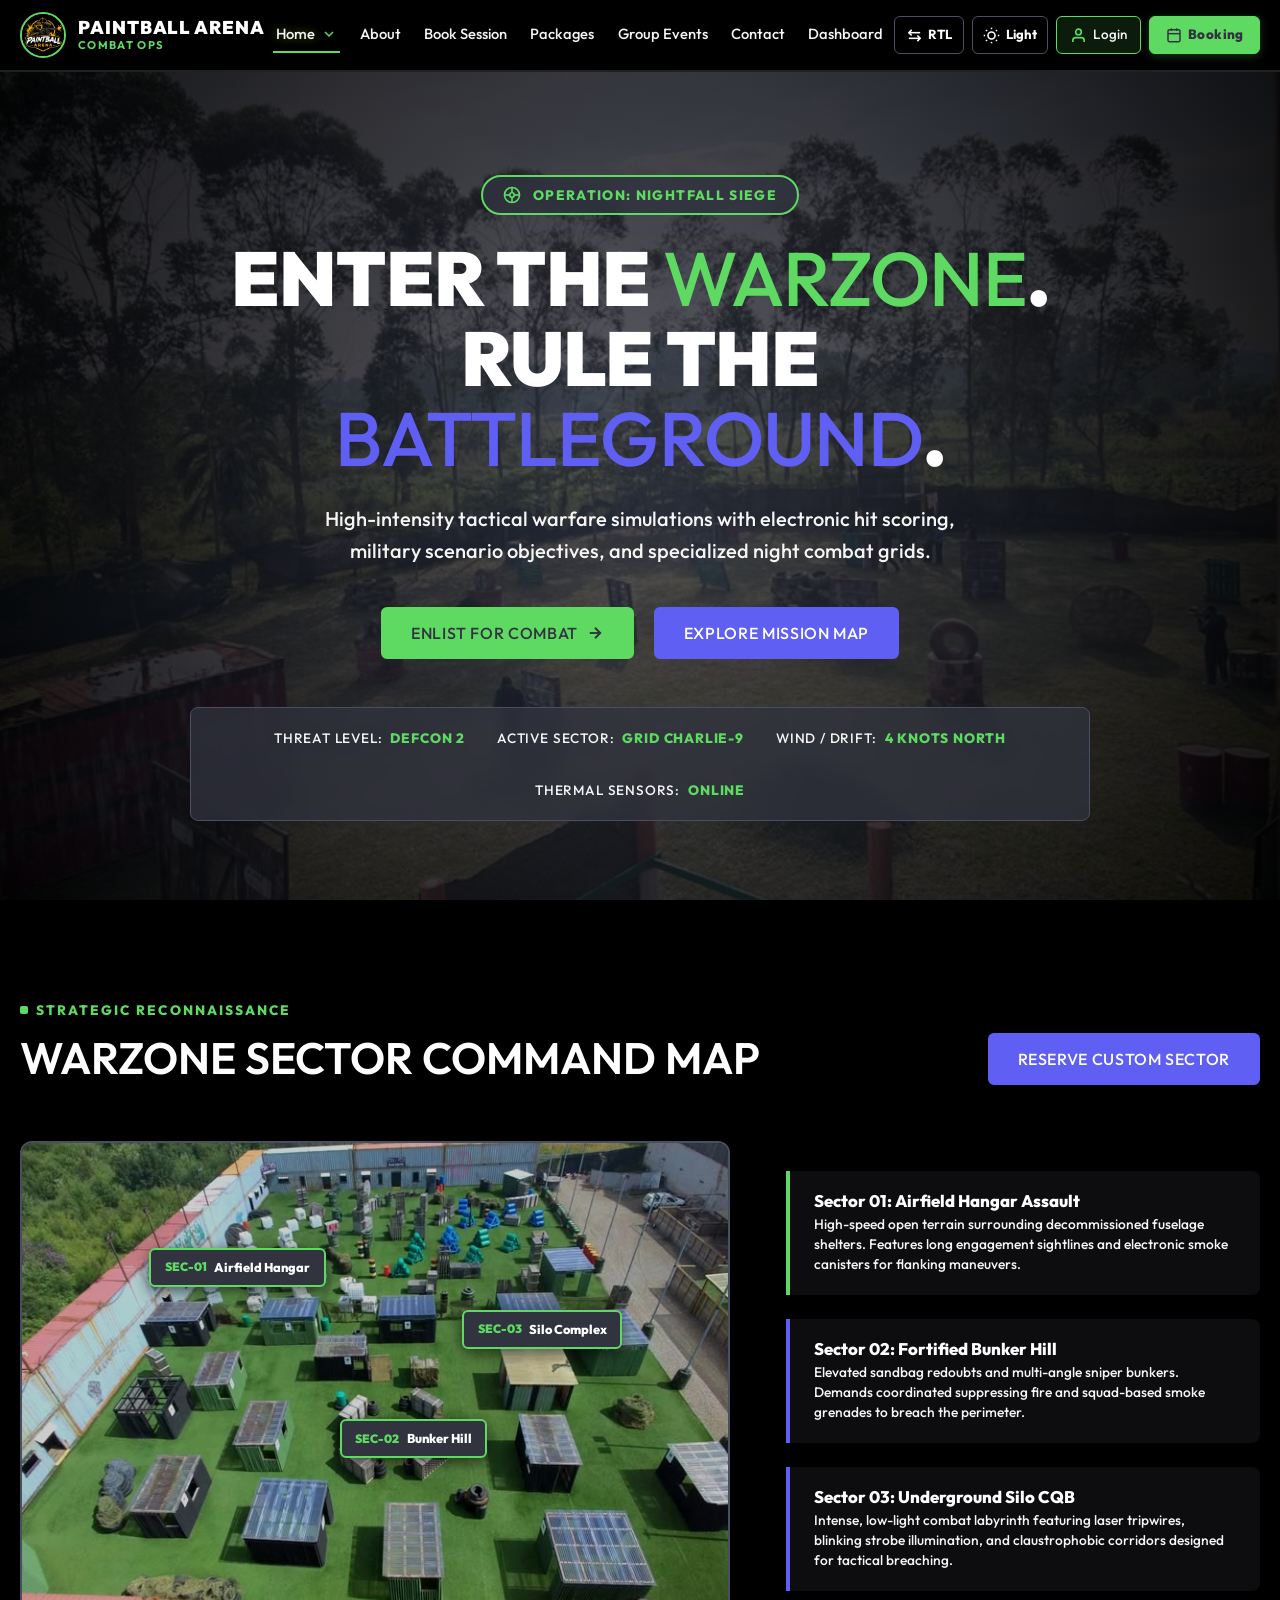
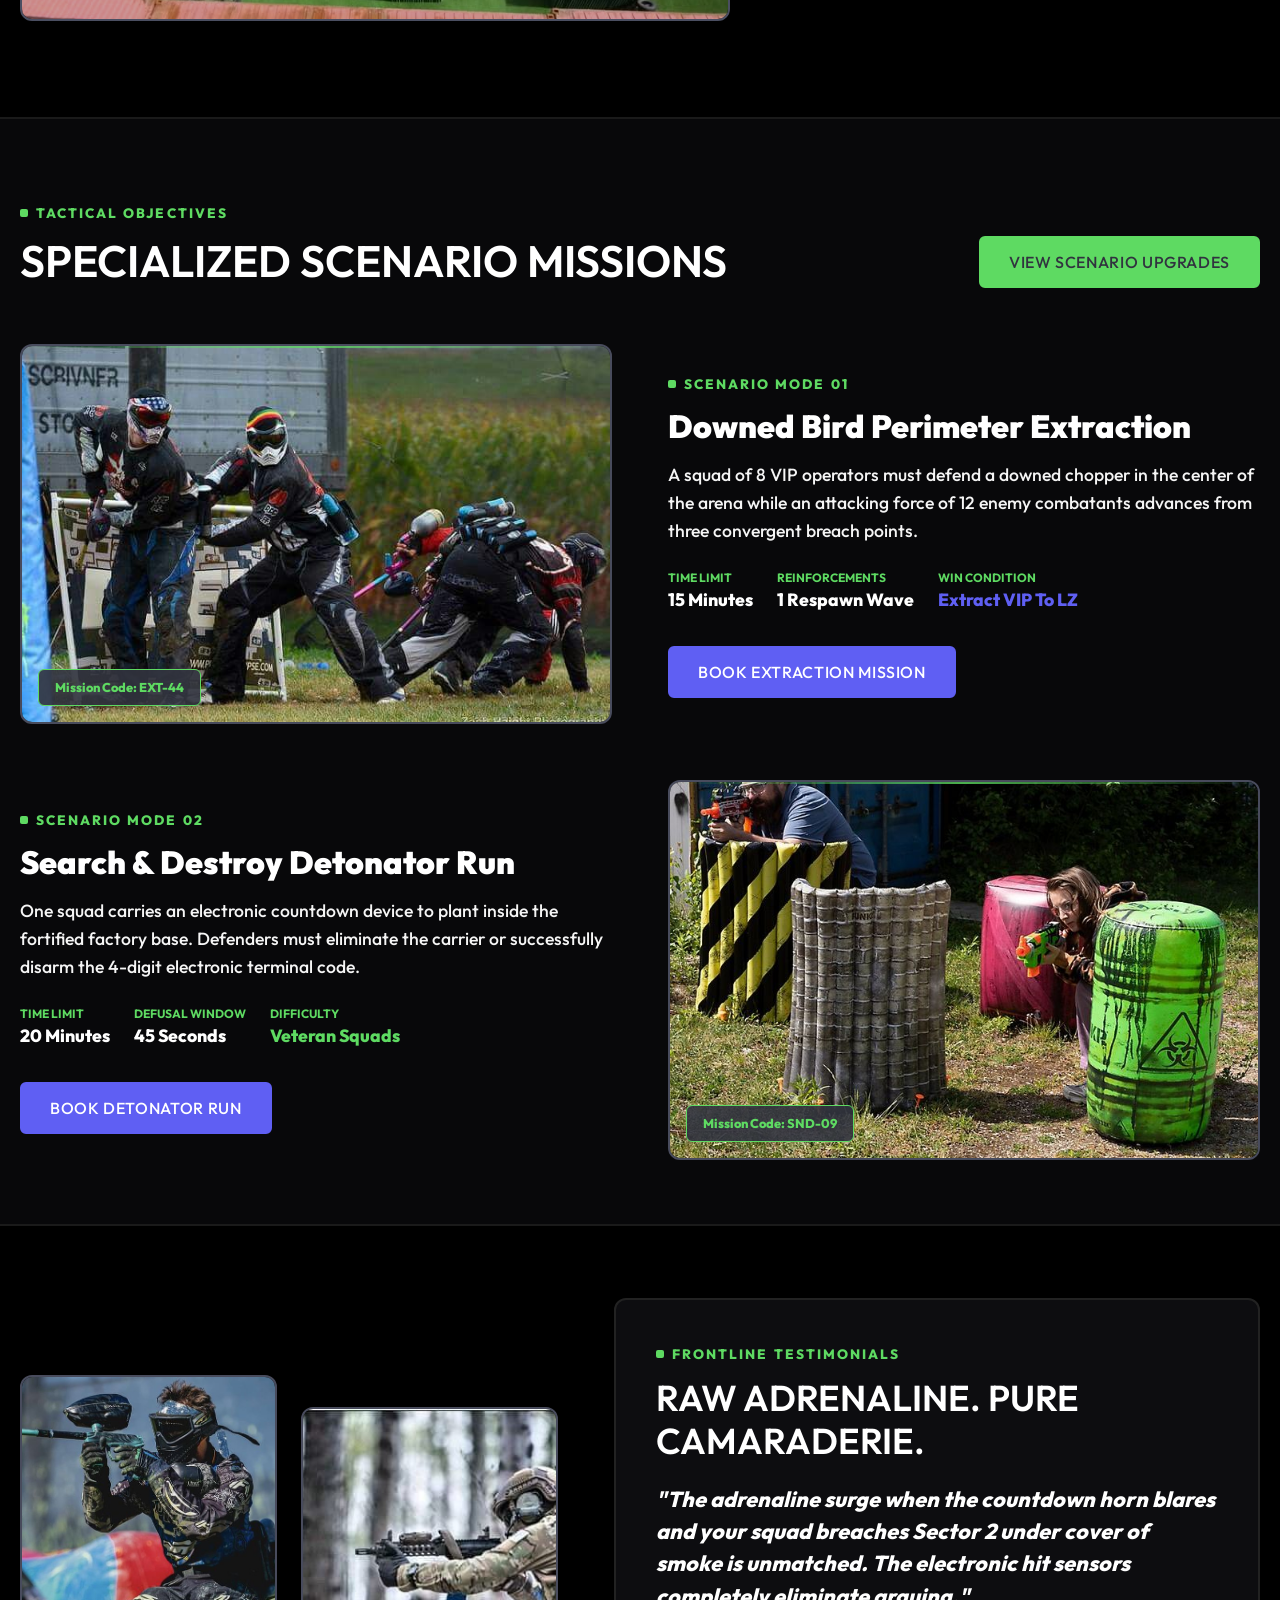
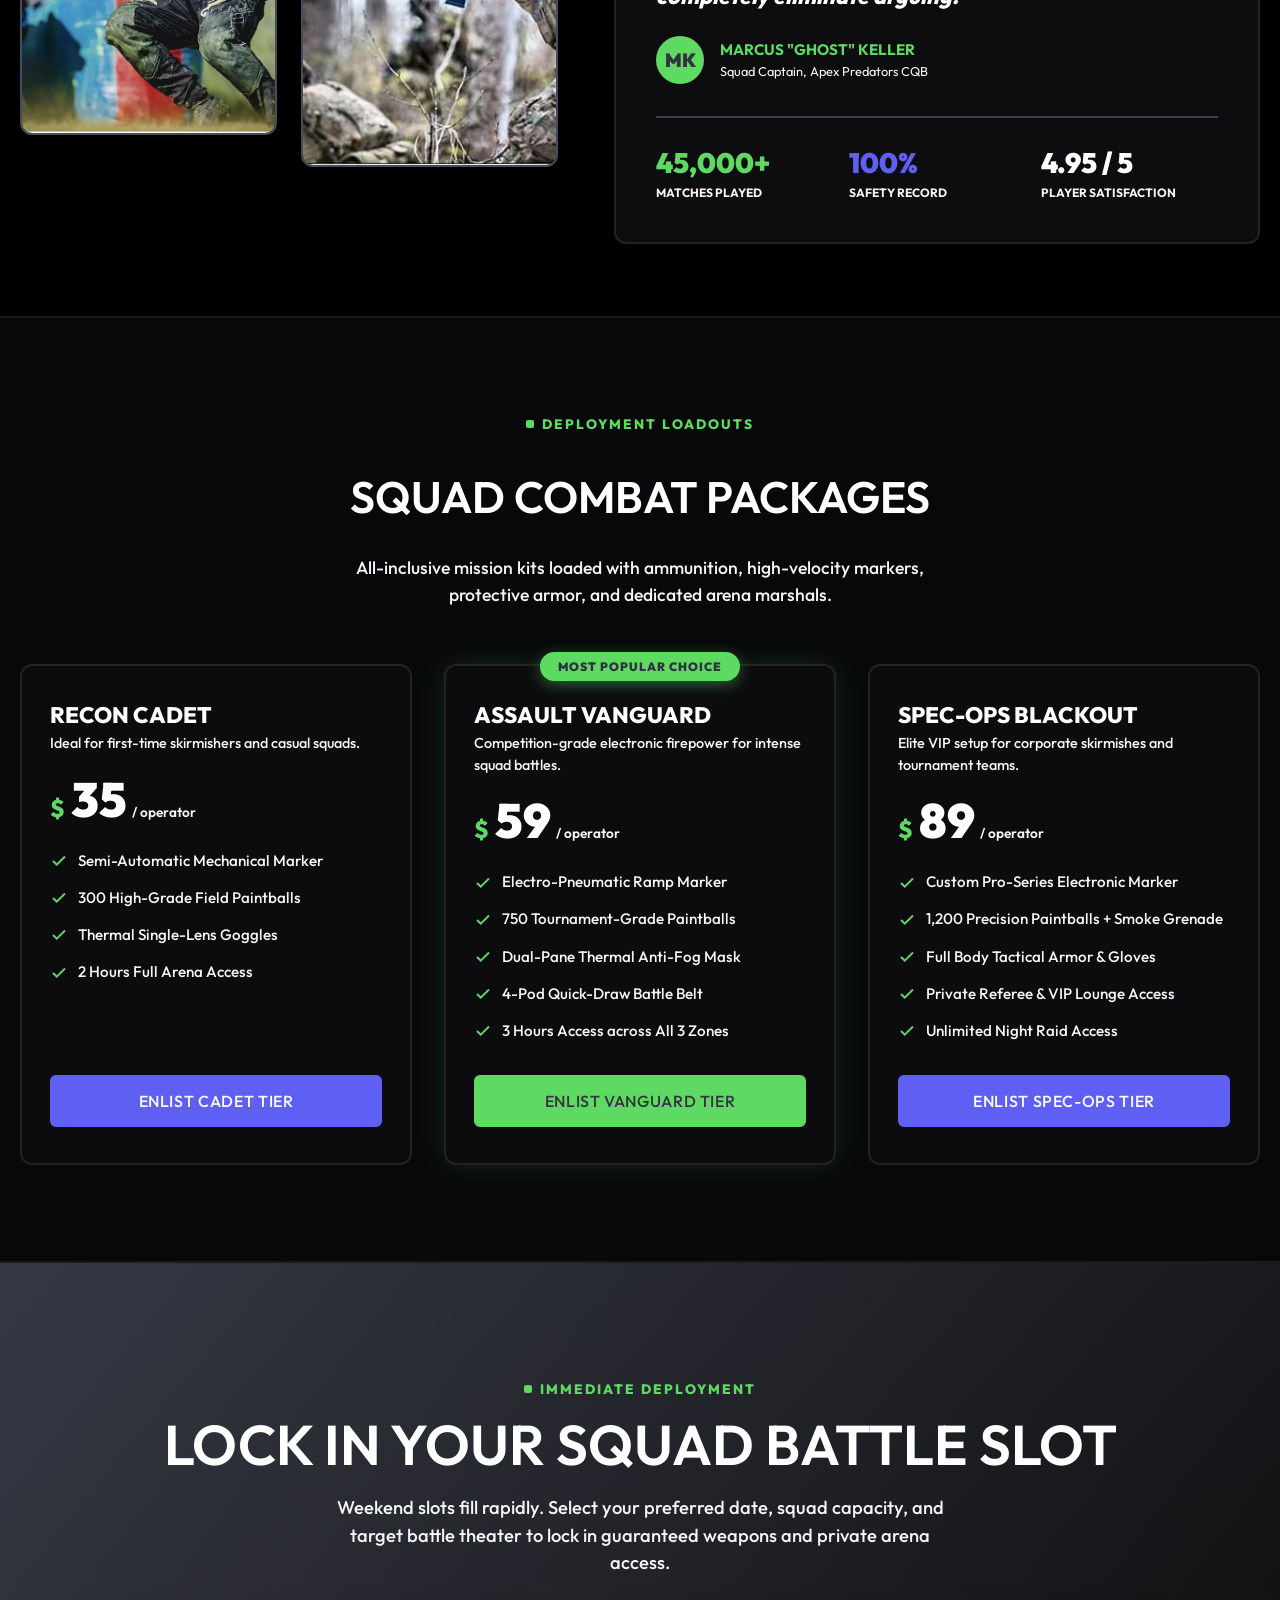
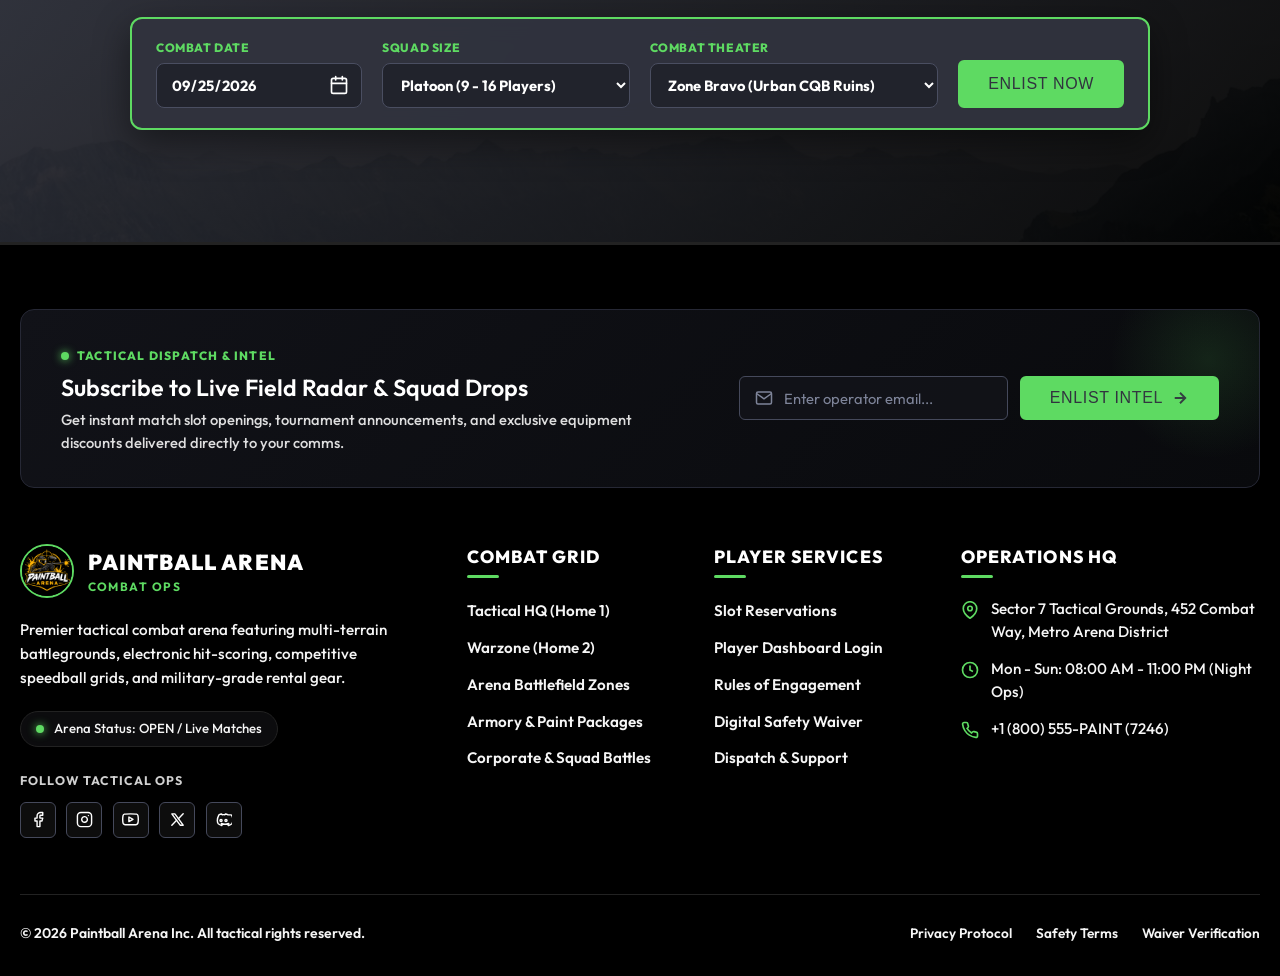
<file: home-2.html>
<!DOCTYPE html>
<html lang="en" dir="ltr" class="dark">

<head>
  <meta charset="UTF-8">
  <meta name="viewport" content="width=device-width, initial-scale=1.0">
  <title>Paintball Arena | Warzone Operations &amp; Combat Scenarios (Home 2)</title>
  <meta name="description"
    content="Cinematic paintball warzone theater. Tactical mission sectors, realistic scenario operations, operator squad packages, and real-time combat telemetry.">
  <link rel="icon" type="image/png" href="assets/images/brand/logo.png">
  <link rel="apple-touch-icon" href="assets/images/brand/logo.png">
  <!-- Master Stylesheets -->
  <link rel="stylesheet" href="assets/css/style.css">
  <link rel="stylesheet" href="assets/css/responsive.css">
</head>

<body>

  <!-- ==========================================================================
       BRANDED PAGE LOADER
       ========================================================================== -->
  <div id="page-loader" role="status" aria-live="polite">
    <div class="loader-brand-wrapper">
      <div class="loader-pulse-ring"></div>
      <div class="loader-radar-ring"></div>
      <img src="assets/images/brand/logo.png" alt="Paintball Arena Tactical Logo" class="loader-logo">
    </div>
    <div class="loader-text">
      <span>Initializing Arena Systems</span>
    </div>
    <div class="loader-bar">
      <div class="loader-progress"></div>
    </div>
  </div>

  <!-- ==========================================================================
       FIXED COMPACT HEADER
       ========================================================================== -->
  <header id="site-header" role="banner">
    <div class="header-container">

      <!-- Brand Logo & Identity -->
      <a href="index.html" class="header-brand" aria-label="Paintball Arena Home">
        <img src="assets/images/brand/logo.png" alt="Paintball Arena Logo" class="brand-logo-img">
        <div class="brand-text-block">
          <span class="brand-name">Paintball Arena</span>
          <span class="brand-tagline">Combat Ops</span>
        </div>
      </a>

      <!-- Desktop Navigation (Exactly 6 Nav Items, Single Line) -->
      <nav class="desktop-nav" aria-label="Primary Navigation">
        <!-- 1. Home (Dropdown: Click Only) -->
        <div class="nav-item">
          <button type="button" class="nav-link dropdown-trigger active" aria-expanded="false" aria-haspopup="true">
            <span>Home</span>
            <svg class="nav-icon" viewBox="0 0 24 24">
              <polyline points="6 9 12 15 18 9"></polyline>
            </svg>
          </button>
          <div class="dropdown-menu" role="menu">
            <a href="index.html" class="dropdown-link" role="menuitem">
              <span>Home 1 (Tactical HQ)</span>
              <span class="dropdown-badge">HQ</span>
            </a>
            <a href="home-2.html" class="dropdown-link active" role="menuitem">
              <span>Home 2 (Cinematic Warzone)</span>
              <span class="dropdown-badge">Warzone</span>
            </a>
          </div>
        </div>

        <!-- 2. About -->
        <div class="nav-item">
          <a href="about.html" class="nav-link">
            <span>About</span>
          </a>
        </div>

        <!-- 3. Book Session -->
        <div class="nav-item">
          <a href="book-session.html" class="nav-link">
            <span>Book Session</span>
          </a>
        </div>

        <!-- 4. Packages & Pricing -->
        <div class="nav-item">
          <a href="packages.html" class="nav-link">
            <span>Packages</span>
          </a>
        </div>

        <!-- 5. Group Events -->
        <div class="nav-item">
          <a href="events.html" class="nav-link">
            <span>Group Events</span>
          </a>
        </div>

        <!-- 6. Contact -->
        <div class="nav-item">
          <a href="contact.html" class="nav-link">
            <span>Contact</span>
          </a>
        </div>

        <!-- 7. Dashboard (Next to Contact) -->
        <div class="nav-item">
          <a href="dashboard.html" class="nav-link">
            <span>Dashboard</span>
          </a>
        </div>
      </nav>

      <!-- Header Utilities (RTL, Dark Mode, Login Button) -->
      <div class="header-actions">
        <!-- RTL / LTR Toggle -->
        <button type="button" class="util-btn rtl-toggle-btn" aria-label="Toggle text direction RTL/LTR">
          <svg viewBox="0 0 24 24">
            <polyline points="8 4 4 8 8 12"></polyline>
            <polyline points="16 20 20 16 16 12"></polyline>
            <line x1="4" y1="8" x2="20" y2="8"></line>
            <line x1="20" y1="16" x2="4" y2="16"></line>
          </svg>
          <span class="rtl-text">RTL</span>
        </button>

        <!-- Dark Mode Toggle -->
        <button type="button" class="util-btn theme-toggle-btn" aria-label="Toggle dark and light theme">
          <svg viewBox="0 0 24 24">
            <circle cx="12" cy="12" r="5"></circle>
            <line x1="12" y1="1" x2="12" y2="3"></line>
            <line x1="12" y1="21" x2="12" y2="23"></line>
            <line x1="4.22" y1="4.22" x2="5.64" y2="5.64"></line>
            <line x1="18.36" y1="18.36" x2="19.78" y2="19.78"></line>
            <line x1="1" y1="12" x2="3" y2="12"></line>
            <line x1="21" y1="12" x2="23" y2="12"></line>
            <line x1="4.22" y1="19.78" x2="5.64" y2="18.36"></line>
            <line x1="18.36" y1="5.64" x2="19.78" y2="4.22"></line>
          </svg>
          <span class="theme-text">Light</span>
        </button>

        <!-- Login Button -->
        <a href="login.html#login-terminal" class="btn-login btn-login-desktop" aria-label="Player Portal Login">
          <svg viewBox="0 0 24 24">
            <path d="M20 21v-2a4 4 0 0 0-4-4H8a4 4 0 0 0-4 4v2"></path>
            <circle cx="12" cy="7" r="4"></circle>
          </svg>
          <span>Login</span>
        </a>

        <!-- Booking CTA Button -->
        <a href="book-session.html" class="btn-booking-header btn-booking-desktop" aria-label="Book Combat Session">
          <svg viewBox="0 0 24 24">
            <rect x="3" y="4" width="18" height="18" rx="2" ry="2"></rect>
            <line x1="16" y1="2" x2="16" y2="6"></line>
            <line x1="8" y1="2" x2="8" y2="6"></line>
            <line x1="3" y1="10" x2="21" y2="10"></line>
          </svg>
          <span>Booking</span>
        </a>

        <!-- Mobile Drawer Toggle Button -->
        <button type="button" class="mobile-toggle-btn" aria-label="Open mobile navigation menu" aria-expanded="false">
          <svg viewBox="0 0 24 24">
            <line x1="3" y1="12" x2="21" y2="12"></line>
            <line x1="3" y1="6" x2="21" y2="6"></line>
            <line x1="3" y1="18" x2="21" y2="18"></line>
          </svg>
        </button>
      </div>

    </div>
  </header>

  <!-- ==========================================================================
       MOBILE MENU OVERLAY & DRAWER
       ========================================================================== -->
  <div class="mobile-menu-overlay" aria-hidden="true"></div>
  <aside class="mobile-menu-drawer" aria-label="Mobile Navigation Drawer">
    <!-- Mobile Drawer Header -->
    <div class="mobile-menu-top">
      <div class="mobile-brand">
        <img src="assets/images/brand/logo.png" alt="Paintball Arena Logo">
        <div class="brand-text-block">
          <span class="brand-name">Paintball Arena</span>
          <span class="brand-tagline">Combat Ops</span>
        </div>
      </div>
      <button type="button" class="mobile-close-btn" aria-label="Close navigation menu">
        <svg viewBox="0 0 24 24">
          <line x1="18" y1="6" x2="6" y2="18"></line>
          <line x1="6" y1="6" x2="18" y2="18"></line>
        </svg>
      </button>
    </div>

    <!-- Mobile Nav Items with Home Accordion -->
    <ul class="mobile-nav-list">
      <!-- 1. Home Accordion (Click only) -->
      <li>
        <button type="button" class="mobile-nav-link mobile-accordion-trigger" aria-expanded="false">
          <span>Home</span>
          <svg class="nav-icon" viewBox="0 0 24 24">
            <polyline points="6 9 12 15 18 9"></polyline>
          </svg>
        </button>
        <div class="mobile-accordion-content">
          <a href="index.html" class="mobile-sub-link">
            <span>Home 1 (Tactical HQ)</span>
            <span class="dropdown-badge">HQ</span>
          </a>
          <a href="home-2.html" class="mobile-sub-link active">
            <span>Home 2 (Cinematic Warzone)</span>
            <span class="dropdown-badge">Warzone</span>
          </a>
        </div>
      </li>

      <!-- 2. About -->
      <li>
        <a href="about.html" class="mobile-nav-link">
          <span>About the Arena</span>
        </a>
      </li>

      <!-- 3. Book Session -->
      <li>
        <a href="book-session.html" class="mobile-nav-link">
          <span>Book Session</span>
        </a>
      </li>

      <!-- 4. Packages & Pricing -->
      <li>
        <a href="packages.html" class="mobile-nav-link">
          <span>Packages &amp; Pricing</span>
        </a>
      </li>

      <!-- 5. Group Events -->
      <li>
        <a href="events.html" class="mobile-nav-link">
          <span>Group &amp; Corporate Events</span>
        </a>
      </li>

      <!-- 6. Contact -->
      <li>
        <a href="contact.html" class="mobile-nav-link">
          <span>Contact Operations</span>
        </a>
      </li>

      <!-- 7. Dashboard -->
      <li>
        <a href="dashboard.html" class="mobile-nav-link">
          <span>Dashboard</span>
        </a>
      </li>

    </ul>

    <!-- Mobile Booking & Login Buttons -->
    <div class="mobile-login-wrap">
      <a href="book-session.html" class="btn-booking-header mobile-booking-btn" aria-label="Book Combat Session">
        <svg viewBox="0 0 24 24">
          <rect x="3" y="4" width="18" height="18" rx="2" ry="2"></rect>
          <line x1="16" y1="2" x2="16" y2="6"></line>
          <line x1="8" y1="2" x2="8" y2="6"></line>
          <line x1="3" y1="10" x2="21" y2="10"></line>
        </svg>
        <span>Booking</span>
      </a>
      <a href="login.html#login-terminal" class="btn-login mobile-login-btn" aria-label="Player Portal Login">
        <svg viewBox="0 0 24 24">
          <path d="M20 21v-2a4 4 0 0 0-4-4H8a4 4 0 0 0-4 4v2"></path>
          <circle cx="12" cy="7" r="4"></circle>
        </svg>
        <span>Login / Player Portal</span>
      </a>
    </div>

    <!-- Mobile Bottom Controls -->
    <div class="mobile-controls">
      <div class="mobile-toggles-row">
        <button type="button" class="util-btn rtl-toggle-btn" aria-label="Toggle text direction RTL/LTR">
          <span class="rtl-text">RTL</span>
        </button>
        <button type="button" class="util-btn theme-toggle-btn" aria-label="Toggle dark and light theme">
          <span class="theme-text">Light</span>
        </button>
      </div>
    </div>
  </aside>

  <!-- ==========================================================================
       SCROLL TO TOP BUTTON
       ========================================================================== -->
  <button id="scroll-to-top" type="button" aria-label="Scroll back to top">
    <svg viewBox="0 0 24 24">
      <polyline points="18 15 12 9 6 15"></polyline>
    </svg>
  </button>

  <!-- ==========================================================================
       MAIN CONTENT (HOME 2 - EXACTLY 6 INTENTIONAL CONTENT SECTIONS)
       ========================================================================== -->
  <main id="main-content">

    <!-- SECTION 1: FULL-BLEED CINEMATIC WARZONE HERO -->
    <section class="cinematic-hero" aria-labelledby="warzone-hero-title">
      <div class="cinematic-hero-overlay"></div>
      <div class="cinematic-hero-content">

        <!-- Rotating HUD Reticle Scope -->
        <div class="hud-reticle-badge animate-glow">
          <svg class="hud-reticle-icon" viewBox="0 0 24 24" fill="none" stroke-width="2.2">
            <circle cx="12" cy="12" r="10"></circle>
            <line x1="12" y1="2" x2="12" y2="8"></line>
            <line x1="12" y1="16" x2="12" y2="22"></line>
            <line x1="2" y1="12" x2="8" y2="12"></line>
            <line x1="16" y1="12" x2="22" y2="12"></line>
            <circle cx="12" cy="12" r="3"></circle>
          </svg>
          <span
            style="color: var(--color-green); font-weight: 800; font-size: 0.85rem; letter-spacing: 0.1em; text-transform: uppercase;">
            Operation: Nightfall Siege
          </span>
        </div>

        <h1 id="warzone-hero-title" class="cinematic-heading">
          Enter The <span class="text-accent-green">Warzone</span>. Rule The <span
            class="text-accent-purple">Battleground</span>.
        </h1>

        <p class="cinematic-subtext">
          High-intensity tactical warfare simulations with electronic hit scoring, military scenario objectives, and
          specialized night combat grids.
        </p>

        <div style="display: flex; gap: 1.25rem; justify-content: center; flex-wrap: wrap;">
          <a href="book-session.html" class="btn-primary">
            <span>Enlist For Combat</span>
            <svg width="18" height="18" viewBox="0 0 24 24" fill="none" stroke="currentColor" stroke-width="2.5">
              <line x1="5" y1="12" x2="19" y2="12"></line>
              <polyline points="12 5 19 12 12 19"></polyline>
            </svg>
          </a>
          <a href="#warzone-map" class="btn-secondary">
            <span>Explore Mission Map</span>
          </a>
        </div>

        <!-- Live Operations Telemetry Ticker -->
        <div class="warzone-ticker-bar">
          <div class="ticker-item">
            <span>Threat Level:</span>
            <span class="ticker-val">DEFCON 2</span>
          </div>
          <div class="ticker-item">
            <span>Active Sector:</span>
            <span class="ticker-val">Grid Charlie-9</span>
          </div>
          <div class="ticker-item">
            <span>Wind / Drift:</span>
            <span class="ticker-val">4 Knots North</span>
          </div>
          <div class="ticker-item">
            <span>Thermal Sensors:</span>
            <span class="ticker-val">ONLINE</span>
          </div>
        </div>

      </div>
    </section>

    <!-- SECTION 2: TACTICAL WARZONE INTERACTIVE MISSION MAP -->
    <section id="warzone-map" class="map-section" aria-labelledby="map-title">
      <div class="site-container">

        <div class="section-header-row">
          <div>
            <span class="section-eyebrow">Strategic Reconnaissance</span>
            <h2 id="map-title" class="section-title">Warzone Sector Command Map</h2>
          </div>
          <a href="book-session.html" class="btn-secondary">
            <span>Reserve Custom Sector</span>
          </a>
        </div>

        <div class="map-grid-layout">

          <!-- Map Canvas Visual with Tactical Pins -->
          <div class="map-canvas-card">
            <img src="assets/images/sections/p9.jpg" alt="Aerial tactical view of Paintball Arena combat perimeter"
              class="map-bg-img">

            <!-- Sector Pins -->
            <div class="sector-pin pin-1" title="Sector 1: Airfield Hangar">
              <span class="pin-code">SEC-01</span>
              <span class="pin-name">Airfield Hangar</span>
            </div>

            <div class="sector-pin pin-2" title="Sector 2: Fortified Bunker Hill">
              <span class="pin-code">SEC-02</span>
              <span class="pin-name">Bunker Hill</span>
            </div>

            <div class="sector-pin pin-3" title="Sector 3: Missile Silo Complex">
              <span class="pin-code">SEC-03</span>
              <span class="pin-name">Silo Complex</span>
            </div>
          </div>

          <!-- Sector Operational Intel Panel -->
          <div class="sector-intel-panel">

            <div class="intel-box active hover-lift">
              <div class="intel-title">Sector 01: Airfield Hangar Assault</div>
              <p class="intel-desc">
                High-speed open terrain surrounding decommissioned fuselage shelters. Features long engagement
                sightlines and electronic smoke canisters for flanking maneuvers.
              </p>
            </div>

            <div class="intel-box hover-lift">
              <div class="intel-title">Sector 02: Fortified Bunker Hill</div>
              <p class="intel-desc">
                Elevated sandbag redoubts and multi-angle sniper bunkers. Demands coordinated suppressing fire and
                squad-based smoke grenades to breach the perimeter.
              </p>
            </div>

            <div class="intel-box hover-lift">
              <div class="intel-title">Sector 03: Underground Silo CQB</div>
              <p class="intel-desc">
                Intense, low-light combat labyrinth featuring laser tripwires, blinking strobe illumination, and
                claustrophobic corridors designed for tactical breaching.
              </p>
            </div>

          </div>

        </div>

      </div>
    </section>

    <!-- SECTION 3: SCENARIO COMBAT GAME MODES (Asymmetric Split Blocks) -->
    <section class="modes-section" aria-labelledby="modes-title">
      <div class="site-container">

        <div class="section-header-row">
          <div>
            <span class="section-eyebrow">Tactical Objectives</span>
            <h2 id="modes-title" class="section-title">Specialized Scenario Missions</h2>
          </div>
          <a href="packages.html" class="btn-primary">
            <span>View Scenario Upgrades</span>
          </a>
        </div>

        <!-- Scenario 1: Downed Bird Extraction -->
        <div class="scenario-card-block">
          <div class="scenario-img-box tactical-viewport">
            <img src="assets/images/sections/p10.jpg" alt="Paintball operators coordinating tactical extraction"
              class="scenario-img">
            <span class="scenario-badge">Mission Code: EXT-44</span>
          </div>
          <div>
            <span class="section-eyebrow">Scenario Mode 01</span>
            <h3 style="font-size: 2rem; font-weight: 900; margin-bottom: 1rem;">Downed Bird Perimeter Extraction</h3>
            <p style="font-size: 1.1rem; line-height: 1.6; color: var(--color-soft-white); margin-bottom: 1.5rem;">
              A squad of 8 VIP operators must defend a downed chopper in the center of the arena while an attacking
              force of 12 enemy combatants advances from three convergent breach points.
            </p>
            <div style="display: flex; gap: 1.5rem; margin-bottom: 2rem; flex-wrap: wrap;">
              <div>
                <span
                  style="display: block; font-size: 0.75rem; color: var(--color-green); font-weight: 700; text-transform: uppercase;">Time
                  Limit</span>
                <span style="font-weight: 800; font-size: 1.1rem; color: var(--color-white);">15 Minutes</span>
              </div>
              <div>
                <span
                  style="display: block; font-size: 0.75rem; color: var(--color-green); font-weight: 700; text-transform: uppercase;">Reinforcements</span>
                <span style="font-weight: 800; font-size: 1.1rem; color: var(--color-white);">1 Respawn Wave</span>
              </div>
              <div>
                <span
                  style="display: block; font-size: 0.75rem; color: var(--color-green); font-weight: 700; text-transform: uppercase;">Win
                  Condition</span>
                <span style="font-weight: 800; font-size: 1.1rem; color: var(--color-purple);">Extract VIP To LZ</span>
              </div>
            </div>
            <a href="book-session.html" class="btn-secondary">
              <span>Book Extraction Mission</span>
            </a>
          </div>
        </div>

        <!-- Scenario 2: Search & Destroy Detonator (Reversed) -->
        <div class="scenario-card-block reverse">
          <div class="scenario-img-box tactical-viewport">
            <img src="assets/images/sections/p11.jpg" alt="Paintball squad storming concrete combat bunker"
              class="scenario-img">
            <span class="scenario-badge">Mission Code: SND-09</span>
          </div>
          <div>
            <span class="section-eyebrow">Scenario Mode 02</span>
            <h3 style="font-size: 2rem; font-weight: 900; margin-bottom: 1rem;">Search &amp; Destroy Detonator Run</h3>
            <p style="font-size: 1.1rem; line-height: 1.6; color: var(--color-soft-white); margin-bottom: 1.5rem;">
              One squad carries an electronic countdown device to plant inside the fortified factory base. Defenders
              must eliminate the carrier or successfully disarm the 4-digit electronic terminal code.
            </p>
            <div style="display: flex; gap: 1.5rem; margin-bottom: 2rem; flex-wrap: wrap;">
              <div>
                <span
                  style="display: block; font-size: 0.75rem; color: var(--color-green); font-weight: 700; text-transform: uppercase;">Time
                  Limit</span>
                <span style="font-weight: 800; font-size: 1.1rem; color: var(--color-white);">20 Minutes</span>
              </div>
              <div>
                <span
                  style="display: block; font-size: 0.75rem; color: var(--color-green); font-weight: 700; text-transform: uppercase;">Defusal
                  Window</span>
                <span style="font-weight: 800; font-size: 1.1rem; color: var(--color-white);">45 Seconds</span>
              </div>
              <div>
                <span
                  style="display: block; font-size: 0.75rem; color: var(--color-green); font-weight: 700; text-transform: uppercase;">Difficulty</span>
                <span style="font-weight: 800; font-size: 1.1rem; color: var(--color-green);">Veteran Squads</span>
              </div>
            </div>
            <a href="book-session.html" class="btn-secondary">
              <span>Book Detonator Run</span>
            </a>
          </div>
        </div>

      </div>
    </section>

    <!-- SECTION 4: THE OPERATOR EXPERIENCE (Dual Photo Mosaic + Debrief) -->
    <section class="experience-section" aria-labelledby="experience-title">
      <div class="site-container">

        <div class="experience-mosaic-grid">

          <!-- Dual Photos Mosaic -->
          <div class="mosaic-dual-images">
            <div class="mosaic-img-card hover-lift">
              <img src="assets/images/gallery/p12.jpg"
                alt="Close-up of paintball operator with mask and high-impact splatters">
            </div>
            <div class="mosaic-img-card hover-lift" style="margin-top: 2rem;">
              <img src="assets/images/gallery/p13.jpg"
                alt="Paintball team moving aggressively through tactical smoke screen">
            </div>
          </div>

          <!-- Operator Debrief Card -->
          <div class="experience-debrief-card">
            <span class="section-eyebrow">Frontline Testimonials</span>
            <h2 id="experience-title"
              style="font-size: 2.25rem; font-weight: 600; text-transform: uppercase; margin-bottom: 1.25rem;">
              Raw Adrenaline. Pure Camaraderie.
            </h2>
            <p class="quote-lead">
              "The adrenaline surge when the countdown horn blares and your squad breaches Sector 2 under cover of smoke
              is unmatched. The electronic hit sensors completely eliminate arguing."
            </p>
            <div style="display: flex; align-items: center; gap: 1rem; margin-bottom: 2rem;">
              <div
                style="width: 48px; height: 48px; border-radius: 50%; background-color: var(--color-green); display: flex; align-items: center; justify-content: center; font-weight: 900; color: var(--color-dark-text); font-size: 1.2rem;">
                MK
              </div>
              <div>
                <div class="quote-author">Marcus "Ghost" Keller</div>
                <div class="quote-org">Squad Captain, Apex Predators CQB</div>
              </div>
            </div>

            <!-- Experience Stats Counter -->
            <div class="experience-stats-grid">
              <div>
                <span style="font-size: 1.75rem; font-weight: 900; color: var(--color-green);">45,000+</span>
                <span
                  style="display: block; font-size: 0.75rem; font-weight: 700; color: var(--color-soft-white); text-transform: uppercase;">Matches
                  Played</span>
              </div>
              <div>
                <span style="font-size: 1.75rem; font-weight: 900; color: var(--color-purple);">100%</span>
                <span
                  style="display: block; font-size: 0.75rem; font-weight: 700; color: var(--color-soft-white); text-transform: uppercase;">Safety
                  Record</span>
              </div>
              <div>
                <span style="font-size: 1.75rem; font-weight: 900; color: var(--color-white);">4.95 / 5</span>
                <span
                  style="display: block; font-size: 0.75rem; font-weight: 700; color: var(--color-soft-white); text-transform: uppercase;">Player
                  Satisfaction</span>
              </div>
            </div>

          </div>

        </div>

      </div>
    </section>

    <!-- SECTION 5: DYNAMIC SQUAD PACKAGES MATRIX (Editorial Spec Matrix) -->
    <section class="matrix-section" aria-labelledby="matrix-title">
      <div class="site-container">

        <div class="section-header-row"
          style="text-align: center; justify-content: center; flex-direction: column; align-items: center;">
          <span class="section-eyebrow">Deployment Loadouts</span>
          <h2 id="matrix-title" class="section-title">Squad Combat Packages</h2>
          <p style="font-size: 1.1rem; color: var(--color-soft-white); max-width: 600px; margin-top: 0.5rem;">
            All-inclusive mission kits loaded with ammunition, high-velocity markers, protective armor, and dedicated
            arena marshals.
          </p>
        </div>

        <div class="matrix-grid">

          <!-- Package 1: Recon Squad -->
          <div class="matrix-tier-card hover-lift">
            <div>
              <h3 style="font-size: 1.4rem; font-weight: 800; color: var(--color-white); text-transform: uppercase;">
                Recon Cadet</h3>
              <p style="font-size: 0.9rem; color: var(--color-soft-white); margin-top: 0.25rem;">Ideal for first-time
                skirmishers and casual squads.</p>
              <div class="tier-price-row">
                <span class="tier-currency">$</span>
                <span class="tier-amount">35</span>
                <span class="tier-period">/ operator</span>
              </div>
              <ul class="tier-features">
                <li class="tier-feature-line">
                  <svg viewBox="0 0 24 24">
                    <polyline points="20 6 9 17 4 12"></polyline>
                  </svg>
                  <span>Semi-Automatic Mechanical Marker</span>
                </li>
                <li class="tier-feature-line">
                  <svg viewBox="0 0 24 24">
                    <polyline points="20 6 9 17 4 12"></polyline>
                  </svg>
                  <span>300 High-Grade Field Paintballs</span>
                </li>
                <li class="tier-feature-line">
                  <svg viewBox="0 0 24 24">
                    <polyline points="20 6 9 17 4 12"></polyline>
                  </svg>
                  <span>Thermal Single-Lens Goggles</span>
                </li>
                <li class="tier-feature-line">
                  <svg viewBox="0 0 24 24">
                    <polyline points="20 6 9 17 4 12"></polyline>
                  </svg>
                  <span>2 Hours Full Arena Access</span>
                </li>
              </ul>
            </div>
            <a href="book-session.html" class="btn-secondary" style="width: 100%; justify-content: center;">
              <span>Enlist Cadet Tier</span>
            </a>
          </div>

          <!-- Package 2: Assault Vanguard (Featured Green) -->
          <div class="matrix-tier-card featured hover-lift">
            <span class="tier-badge">Most Popular Choice</span>
            <div>
              <h3 style="font-size: 1.4rem; font-weight: 800; color: var(--color-white); text-transform: uppercase;">
                Assault Vanguard</h3>
              <p style="font-size: 0.9rem; color: var(--color-soft-white); margin-top: 0.25rem;">Competition-grade
                electronic firepower for intense squad battles.</p>
              <div class="tier-price-row">
                <span class="tier-currency">$</span>
                <span class="tier-amount">59</span>
                <span class="tier-period">/ operator</span>
              </div>
              <ul class="tier-features">
                <li class="tier-feature-line">
                  <svg viewBox="0 0 24 24">
                    <polyline points="20 6 9 17 4 12"></polyline>
                  </svg>
                  <span>Electro-Pneumatic Ramp Marker</span>
                </li>
                <li class="tier-feature-line">
                  <svg viewBox="0 0 24 24">
                    <polyline points="20 6 9 17 4 12"></polyline>
                  </svg>
                  <span>750 Tournament-Grade Paintballs</span>
                </li>
                <li class="tier-feature-line">
                  <svg viewBox="0 0 24 24">
                    <polyline points="20 6 9 17 4 12"></polyline>
                  </svg>
                  <span>Dual-Pane Thermal Anti-Fog Mask</span>
                </li>
                <li class="tier-feature-line">
                  <svg viewBox="0 0 24 24">
                    <polyline points="20 6 9 17 4 12"></polyline>
                  </svg>
                  <span>4-Pod Quick-Draw Battle Belt</span>
                </li>
                <li class="tier-feature-line">
                  <svg viewBox="0 0 24 24">
                    <polyline points="20 6 9 17 4 12"></polyline>
                  </svg>
                  <span>3 Hours Access across All 3 Zones</span>
                </li>
              </ul>
            </div>
            <a href="book-session.html" class="btn-primary" style="width: 100%; justify-content: center;">
              <span>Enlist Vanguard Tier</span>
            </a>
          </div>

          <!-- Package 3: Spec-Ops Blackout -->
          <div class="matrix-tier-card hover-lift">
            <div>
              <h3 style="font-size: 1.4rem; font-weight: 800; color: var(--color-white); text-transform: uppercase;">
                Spec-Ops Blackout</h3>
              <p style="font-size: 0.9rem; color: var(--color-soft-white); margin-top: 0.25rem;">Elite VIP setup for
                corporate skirmishes and tournament teams.</p>
              <div class="tier-price-row">
                <span class="tier-currency">$</span>
                <span class="tier-amount">89</span>
                <span class="tier-period">/ operator</span>
              </div>
              <ul class="tier-features">
                <li class="tier-feature-line">
                  <svg viewBox="0 0 24 24">
                    <polyline points="20 6 9 17 4 12"></polyline>
                  </svg>
                  <span>Custom Pro-Series Electronic Marker</span>
                </li>
                <li class="tier-feature-line">
                  <svg viewBox="0 0 24 24">
                    <polyline points="20 6 9 17 4 12"></polyline>
                  </svg>
                  <span>1,200 Precision Paintballs + Smoke Grenade</span>
                </li>
                <li class="tier-feature-line">
                  <svg viewBox="0 0 24 24">
                    <polyline points="20 6 9 17 4 12"></polyline>
                  </svg>
                  <span>Full Body Tactical Armor &amp; Gloves</span>
                </li>
                <li class="tier-feature-line">
                  <svg viewBox="0 0 24 24">
                    <polyline points="20 6 9 17 4 12"></polyline>
                  </svg>
                  <span>Private Referee &amp; VIP Lounge Access</span>
                </li>
                <li class="tier-feature-line">
                  <svg viewBox="0 0 24 24">
                    <polyline points="20 6 9 17 4 12"></polyline>
                  </svg>
                  <span>Unlimited Night Raid Access</span>
                </li>
              </ul>
            </div>
            <a href="book-session.html" class="btn-secondary" style="width: 100%; justify-content: center;">
              <span>Enlist Spec-Ops Tier</span>
            </a>
          </div>

        </div>

      </div>
    </section>

    <!-- SECTION 6: TACTICAL SKIRMISH ENLISTMENT GATEWAY -->
    <section class="gateway-section" aria-labelledby="gateway-title">
      <div class="gateway-overlay"></div>
      <div class="gateway-inner site-container">

        <span class="section-eyebrow" style="color: var(--color-green);">Immediate Deployment</span>
        <h2 id="gateway-title"
          style="font-size: clamp(2.2rem, 4.5vw, 3.5rem); font-weight: 600; text-transform: uppercase; color: var(--color-white); margin-bottom: 1rem;">
          Lock In Your Squad Battle Slot
        </h2>
        <p style="font-size: 1.15rem; color: var(--color-soft-white); max-width: 640px; margin: 0 auto;">
          Weekend slots fill rapidly. Select your preferred date, squad capacity, and target battle theater to lock in
          guaranteed weapons and private arena access.
        </p>

        <!-- Fast Booking Form Strip -->
        <form class="gateway-form-strip" action="book-session.html" method="get">
          <div class="gateway-input-group">
            <label class="gateway-label" for="gate-date">Combat Date</label>
            <div class="date-input-wrapper">
              <input type="date" id="gate-date" class="gateway-select" value="2026-09-25">
              <svg class="calendar-white-icon" viewBox="0 0 24 24" fill="none" stroke="#FFFFFF" stroke-width="2" stroke-linecap="round" stroke-linejoin="round" aria-hidden="true">
                <rect x="3" y="4" width="18" height="18" rx="2" ry="2"></rect>
                <line x1="16" y1="2" x2="16" y2="6"></line>
                <line x1="8" y1="2" x2="8" y2="6"></line>
                <line x1="3" y1="10" x2="21" y2="10"></line>
              </svg>
            </div>
          </div>

          <div class="gateway-input-group">
            <label class="gateway-label" for="gate-squad">Squad Size</label>
            <select id="gate-squad" class="gateway-select">
              <option value="4-8">Squad (4 - 8 Players)</option>
              <option value="9-16" selected>Platoon (9 - 16 Players)</option>
              <option value="17-30">Company (17 - 30 Players)</option>
              <option value="30+">Battalion (30+ Corporate)</option>
            </select>
          </div>

          <div class="gateway-input-group">
            <label class="gateway-label" for="gate-theater">Combat Theater</label>
            <select id="gate-theater" class="gateway-select">
              <option value="alpha">Zone Alpha (Speedball Grid)</option>
              <option value="bravo" selected>Zone Bravo (Urban CQB Ruins)</option>
              <option value="charlie">Zone Charlie (Jungle Outpost)</option>
              <option value="all">All Sectors VIP Access</option>
            </select>
          </div>

          <div style="display: flex; align-items: flex-end;">
            <button type="submit" class="btn-primary" style="height: 48px; padding: 0 1.75rem; white-space: nowrap; width: 100%; justify-content: center;">
              <span>Enlist Now</span>
            </button>
          </div>
        </form>

      </div>
    </section>

  </main>

  <!-- ==========================================================================
       SHARED FOOTER
       ========================================================================== -->
  <footer id="site-footer" role="contentinfo">
    <div class="footer-container">

      <!-- Footer Newsletter / Dispatch Signup Strip -->
      <div class="footer-newsletter-card">
        <div class="footer-newsletter-content">
          <span class="footer-newsletter-eyebrow">
            <span class="pulse-dot"></span> Tactical Dispatch &amp; Intel
          </span>
          <h3 class="footer-newsletter-title">Subscribe to Live Field Radar &amp; Squad Drops</h3>
          <p class="footer-newsletter-desc">
            Get instant match slot openings, tournament announcements, and exclusive equipment discounts delivered directly to your comms.
          </p>
        </div>
        <form class="footer-newsletter-form" onsubmit="event.preventDefault(); alert('Intel subscription confirmed! Tactical updates dispatched.');">
          <div class="footer-email-input-wrap">
            <svg class="footer-input-icon" viewBox="0 0 24 24" fill="none" stroke="currentColor" stroke-width="2">
              <path d="M4 4h16c1.1 0 2 .9 2 2v12c0 1.1-.9 2-2 2H4c-1.1 0-2-.9-2-2V6c0-1.1.9-2 2-2z"></path>
              <polyline points="22,6 12,13 2,6"></polyline>
            </svg>
            <input type="email" class="footer-email-input" placeholder="Enter operator email..." required aria-label="Email address for tactical updates">
          </div>
          <button type="submit" class="btn-primary footer-submit-btn">
            <span>Enlist Intel</span>
            <svg width="18" height="18" viewBox="0 0 24 24" fill="none" stroke="currentColor" stroke-width="2.5">
              <line x1="5" y1="12" x2="19" y2="12"></line>
              <polyline points="12 5 19 12 12 19"></polyline>
            </svg>
          </button>
        </form>
      </div>

      <div class="footer-grid">

        <!-- Col 1: Brand, Status & Social -->
        <div class="footer-brand-col">
          <a href="index.html" class="footer-logo-row" aria-label="Paintball Arena Home">
            <img src="assets/images/brand/logo.png" alt="Paintball Arena Official Logo" class="footer-logo-img">
            <div>
              <div class="footer-brand-title">Paintball Arena</div>
              <div class="footer-brand-subtitle">Combat Ops</div>
            </div>
          </a>
          <p class="footer-desc">
            Premier tactical combat arena featuring multi-terrain battlegrounds, electronic hit-scoring, competitive
            speedball grids, and military-grade rental gear.
          </p>
          <div class="footer-status-pill">
            <span class="pulse-dot"></span>
            <span>Arena Status: OPEN / Live Matches</span>
          </div>

          <!-- Social Media Channels -->
          <div class="footer-social-wrap">
            <span class="footer-social-label">Follow Tactical Ops</span>
            <div class="footer-social-links">
              <a href="https://facebook.com" class="footer-social-btn" aria-label="Facebook" target="_blank" rel="noopener noreferrer">
                <svg viewBox="0 0 24 24" fill="none" stroke="currentColor" stroke-width="2" stroke-linecap="round" stroke-linejoin="round">
                  <path d="M18 2h-3a5 5 0 0 0-5 5v3H7v4h3v8h4v-8h3l1-4h-4V7a1 1 0 0 1 1-1h3z"></path>
                </svg>
              </a>
              <a href="https://instagram.com" class="footer-social-btn" aria-label="Instagram" target="_blank" rel="noopener noreferrer">
                <svg viewBox="0 0 24 24" fill="none" stroke="currentColor" stroke-width="2" stroke-linecap="round" stroke-linejoin="round">
                  <rect x="2" y="2" width="20" height="20" rx="5" ry="5"></rect>
                  <path d="M16 11.37A4 4 0 1 1 12.63 8 4 4 0 0 1 16 11.37z"></path>
                  <line x1="17.5" y1="6.5" x2="17.51" y2="6.5"></line>
                </svg>
              </a>
              <a href="https://youtube.com" class="footer-social-btn" aria-label="YouTube" target="_blank" rel="noopener noreferrer">
                <svg viewBox="0 0 24 24" fill="none" stroke="currentColor" stroke-width="2" stroke-linecap="round" stroke-linejoin="round">
                  <path d="M22.54 6.42a2.78 2.78 0 0 0-1.94-2C18.88 4 12 4 12 4s-6.88 0-8.6.46a2.78 2.78 0 0 0-1.94 2A29 29 0 0 0 1 11.75a29 29 0 0 0 .46 5.33A2.78 2.78 0 0 0 3.4 19c1.72.46 8.6.46 8.6.46s6.88 0 8.6-.46a2.78 2.78 0 0 0 1.94-2 29 29 0 0 0 .46-5.25 29 29 0 0 0-.46-5.33z"></path>
                  <polygon points="9.75 15.02 15.5 11.75 9.75 8.48 9.75 15.02"></polygon>
                </svg>
              </a>
              <a href="https://twitter.com" class="footer-social-btn" aria-label="X (Twitter)" target="_blank" rel="noopener noreferrer">
                <svg viewBox="0 0 24 24" fill="none" stroke="currentColor" stroke-width="2" stroke-linecap="round" stroke-linejoin="round">
                  <path d="M4 4l11.733 16h4.267l-11.733 -16z"></path>
                  <path d="M4 20l6.768 -6.768m2.46 -2.46l6.772 -6.772"></path>
                </svg>
              </a>
              <a href="https://discord.com" class="footer-social-btn" aria-label="Discord" target="_blank" rel="noopener noreferrer">
                <svg viewBox="0 0 24 24" fill="none" stroke="currentColor" stroke-width="2" stroke-linecap="round" stroke-linejoin="round">
                  <path d="M18.5 5.5a15.5 15.5 0 0 0-4-1.25 10.5 10.5 0 0 0-.5 1.05 14.5 14.5 0 0 0-4 0 10.5 10.5 0 0 0-.5-1.05 15.5 15.5 0 0 0-4 1.25C3 10.5 3 15.5 4.5 18a15.5 15.5 0 0 0 5 2.5 11 11 0 0 0 1-1.75 10 10 0 0 1-1.6-.8c.15-.1.3-.2.4-.3 3.2 1.5 6.6 1.5 9.8 0 .15.1.3.2.45.3-.5.3-1.05.55-1.6.8a11 11 0 0 0 1 1.75 15.5 15.5 0 0 0 5-2.5c1.8-3.5 1.8-8.5-1.05-12.5z"></path>
                  <circle cx="8.5" cy="13.5" r="1.5"></circle>
                  <circle cx="15.5" cy="13.5" r="1.5"></circle>
                </svg>
              </a>
            </div>
          </div>
        </div>

        <!-- Col 2: Arena Navigation -->
        <div>
          <div class="footer-title">Combat Grid</div>
          <ul class="footer-links-list">
            <li><a href="index.html">Tactical HQ (Home 1)</a></li>
            <li><a href="home-2.html">Warzone (Home 2)</a></li>
            <li><a href="index.html#zones">Arena Battlefield Zones</a></li>
            <li><a href="packages.html">Armory &amp; Paint Packages</a></li>
            <li><a href="events.html">Corporate &amp; Squad Battles</a></li>
          </ul>
        </div>

        <!-- Col 3: Player Services -->
        <div>
          <div class="footer-title">Player Services</div>
          <ul class="footer-links-list">
            <li><a href="book-session.html">Slot Reservations</a></li>
            <li><a href="login.html">Player Dashboard Login</a></li>
            <li><a href="#rules">Rules of Engagement</a></li>
            <li><a href="#waiver">Digital Safety Waiver</a></li>
            <li><a href="contact.html">Dispatch &amp; Support</a></li>
          </ul>
        </div>

        <!-- Col 4: Operations & Dispatch HQ -->
        <div>
          <div class="footer-title">Operations HQ</div>
          <ul class="footer-info-list">
            <li class="footer-info-item">
              <svg viewBox="0 0 24 24">
                <path d="M21 10c0 7-9 13-9 13s-9-6-9-13a9 9 0 0 1 18 0z"></path>
                <circle cx="12" cy="10" r="3"></circle>
              </svg>
              <span>Sector 7 Tactical Grounds, 452 Combat Way, Metro Arena District</span>
            </li>
            <li class="footer-info-item">
              <svg viewBox="0 0 24 24">
                <circle cx="12" cy="12" r="10"></circle>
                <polyline points="12 6 12 12 16 14"></polyline>
              </svg>
              <span>Mon - Sun: 08:00 AM - 11:00 PM (Night Ops)</span>
            </li>
            <li class="footer-info-item">
              <svg viewBox="0 0 24 24">
                <path
                  d="M22 16.92v3a2 2 0 0 1-2.18 2 19.79 19.79 0 0 1-8.63-3.07 19.5 19.5 0 0 1-6-6 19.79 19.79 0 0 1-3.07-8.67A2 2 0 0 1 4.11 2h3a2 2 0 0 1 2 1.72 12.84 12.84 0 0 0 .7 2.81 2 2 0 0 1-.45 2.11L8.09 9.91a16 16 0 0 0 6 6l1.27-1.27a2 2 0 0 1 2.11-.45 12.84 12.84 0 0 0 2.81.7A2 2 0 0 1 22 16.92z">
                </path>
              </svg>
              <span>+1 (800) 555-PAINT (7246)</span>
            </li>
          </ul>
        </div>

      </div>

      <!-- Footer Bottom Bar -->
      <div class="footer-bottom">
        <p class="copyright-text">&copy; 2026 Paintball Arena Inc. All tactical rights reserved.</p>
        <div class="footer-legal-links">
          <a href="#">Privacy Protocol</a>
          <a href="#">Safety Terms</a>
          <a href="#">Waiver Verification</a>
        </div>
      </div>
    </div>
  </footer>

  <!-- Master JavaScript -->
  <script src="assets/js/main.js"></script>
</body>

</html>
</file>
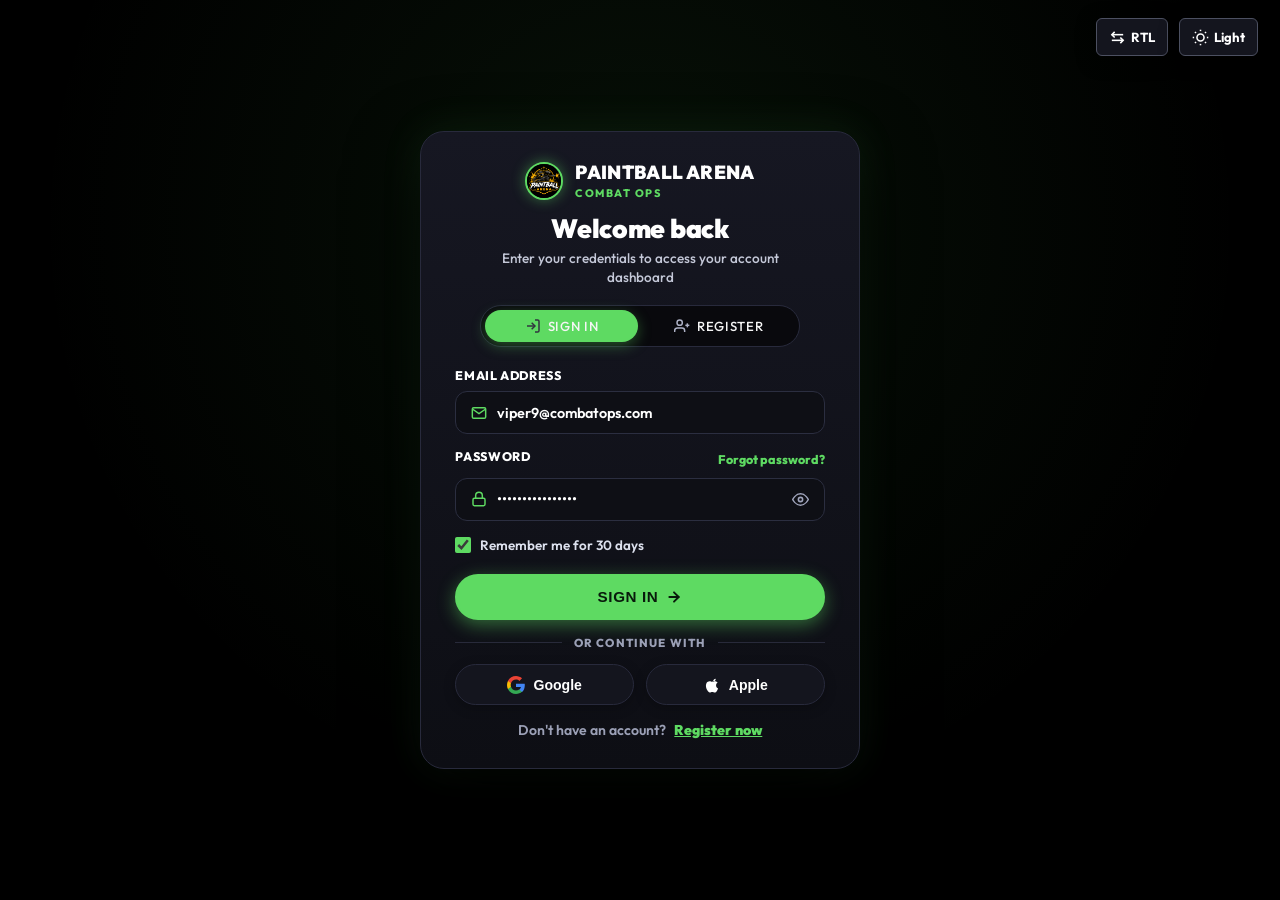
<file: login.html>
<!DOCTYPE html>
<html lang="en" dir="ltr" class="dark">

<head>
  <meta charset="UTF-8">
  <meta name="viewport" content="width=device-width, initial-scale=1.0">
  <title>Paintball Arena | Customer Login &amp; Dashboard Access</title>
  <meta name="description"
    content="Sign in to your Paintball Arena account dashboard. Manage battleground reservations, track hit telemetry, and equip munitions.">
  <link rel="icon" type="image/png" href="assets/images/brand/logo.png">
  <link rel="apple-touch-icon" href="assets/images/brand/logo.png">
  <!-- Master Stylesheets -->
  <link rel="stylesheet" href="assets/css/style.css">
  <link rel="stylesheet" href="assets/css/responsive.css">
</head>

<body class="login-centered-body">

  <!-- ==========================================================================
       BRANDED PAGE LOADER
       ========================================================================== -->
  <div id="page-loader" role="status" aria-live="polite">
    <div class="loader-brand-wrapper">
      <div class="loader-pulse-ring"></div>
      <div class="loader-radar-ring"></div>
      <img src="assets/images/brand/logo.png" alt="Paintball Arena Logo" class="loader-logo">
    </div>
    <div class="loader-text">
      <span>Initializing Arena Systems</span>
    </div>
    <div class="loader-bar">
      <div class="loader-progress"></div>
    </div>
  </div>

  <!-- Top Right Floating Action Toggles (Exact Home 1 Theme & RTL Buttons) -->
  <header class="login-floating-header" aria-label="Page Controls">
    <div class="header-actions">
      <!-- RTL / LTR Toggle -->
      <button type="button" class="util-btn rtl-toggle-btn" aria-label="Toggle text direction RTL/LTR">
        <svg viewBox="0 0 24 24">
          <polyline points="8 4 4 8 8 12"></polyline>
          <polyline points="16 20 20 16 16 12"></polyline>
          <line x1="4" y1="8" x2="20" y2="8"></line>
          <line x1="20" y1="16" x2="4" y2="16"></line>
        </svg>
        <span class="rtl-text">RTL</span>
      </button>

      <!-- Dark Mode Toggle -->
      <button type="button" class="util-btn theme-toggle-btn" aria-label="Toggle dark and light theme">
        <svg viewBox="0 0 24 24">
          <circle cx="12" cy="12" r="5"></circle>
          <line x1="12" y1="1" x2="12" y2="3"></line>
          <line x1="12" y1="21" x2="12" y2="23"></line>
          <line x1="4.22" y1="4.22" x2="5.64" y2="5.64"></line>
          <line x1="18.36" y1="18.36" x2="19.78" y2="19.78"></line>
          <line x1="1" y1="12" x2="3" y2="12"></line>
          <line x1="21" y1="12" x2="23" y2="12"></line>
          <line x1="4.22" y1="19.78" x2="5.64" y2="18.36"></line>
          <line x1="18.36" y1="5.64" x2="19.78" y2="4.22"></line>
        </svg>
        <span class="theme-text">Light</span>
      </button>
    </div>
  </header>

  <!-- ==========================================================================
       MAIN CENTERED FLOATING CARD (MATCHING USER REFERENCE IMAGE)
       ========================================================================== -->
  <main class="login-centered-wrapper" id="main-content">
    <div class="login-floating-card hover-lift">

      <!-- 1. Top Brand Logo + Name -->
      <a href="index.html" class="login-card-brand" aria-label="Return to Paintball Arena Homepage">
        <img src="assets/images/brand/logo.png" alt="Paintball Arena Official Logo" class="login-brand-logo-img">
        <div class="login-brand-text-block">
          <span class="login-card-brand-name">Paintball Arena</span>
          <span class="login-card-brand-sub">Combat Ops</span>
        </div>
      </a>

      <!-- 2. Heading & Subtitle -->
      <h1 class="login-card-title" id="login-title">Welcome back</h1>
      <p class="login-card-subtitle" id="login-subtitle">Enter your credentials to access your account dashboard</p>

      <!-- Auth Tab Switcher (Sign In / Register) -->
      <div class="login-tab-switch" role="tablist" aria-label="Authentication Type">
        <button type="button" class="login-tab-btn active" id="tab-login" role="tab" aria-selected="true"
          aria-controls="pane-login" onclick="switchAuthTab('login')">
          <svg viewBox="0 0 24 24" width="16" height="16" fill="none" stroke="currentColor" stroke-width="2.2">
            <path d="M15 3h4a2 2 0 0 1 2 2v14a2 2 0 0 1-2 2h-4"></path>
            <polyline points="10 17 15 12 10 7"></polyline>
            <line x1="15" y1="12" x2="3" y2="12"></line>
          </svg>
          <span>Sign In</span>
        </button>
        <button type="button" class="login-tab-btn" id="tab-register" role="tab" aria-selected="false"
          aria-controls="pane-register" onclick="switchAuthTab('register')">
          <svg viewBox="0 0 24 24" width="16" height="16" fill="none" stroke="currentColor" stroke-width="2.2">
            <path d="M16 21v-2a4 4 0 0 0-4-4H5a4 4 0 0 0-4 4v2"></path>
            <circle cx="8.5" cy="7" r="4"></circle>
            <line x1="20" y1="8" x2="20" y2="14"></line>
            <line x1="23" y1="11" x2="17" y2="11"></line>
          </svg>
          <span>Register</span>
        </button>
      </div>

      <!-- 3. Sign In Pane -->
      <div id="pane-login" class="auth-pane" role="tabpanel" aria-labelledby="tab-login">
        <form class="login-card-form"
          onsubmit="event.preventDefault(); alert('Authentication Approved! Directing to Tactical Fleet Dashboard...'); window.location.href='dashboard.html';">

          <!-- Email Address Field -->
          <div class="login-input-group">
            <label for="login-email" class="login-card-label">Email Address</label>
            <div class="login-pill-input-wrap">
              <svg class="login-pill-icon" viewBox="0 0 24 24">
                <path d="M4 4h16c1.1 0 2 .9 2 2v12c0 1.1-.9 2-2 2H4c-1.1 0-2-.9-2-2V6c0-1.1.9-2 2-2z"></path>
                <polyline points="22,6 12,13 2,6"></polyline>
              </svg>
              <input type="email" id="login-email" class="login-pill-input" placeholder="name@example.com"
                value="viper9@combatops.com" required autocomplete="email">
            </div>
          </div>

          <!-- Password Field with Show/Hide Toggle -->
          <div class="login-input-group">
            <div class="login-label-flex">
              <label for="login-password-field" class="login-card-label">Password</label>
              <a href="#forgot" class="login-forgot-link"
                onclick="alert('Password reset link has been dispatched to your email.');">Forgot password?</a>
            </div>
            <div class="login-pill-input-wrap">
              <svg class="login-pill-icon" viewBox="0 0 24 24">
                <rect x="3" y="11" width="18" height="11" rx="2" ry="2"></rect>
                <path d="M7 11V7a5 5 0 0 1 10 0v4"></path>
              </svg>
              <input type="password" id="login-password-field" class="login-pill-input" placeholder="••••••••"
                value="tacticalpass2026" required autocomplete="current-password">
              <button type="button" class="login-pill-eye" aria-label="Toggle password visibility"
                onclick="const p = document.getElementById('login-password-field'); p.type = p.type === 'password' ? 'text' : 'password';">
                <svg viewBox="0 0 24 24">
                  <path d="M1 12s4-8 11-8 11 8 11 8-4 8-11 8-11-8-11-8z"></path>
                  <circle cx="12" cy="12" r="3"></circle>
                </svg>
              </button>
            </div>
          </div>

          <!-- Remember Me Checkbox -->
          <div class="login-remember-flex">
            <label class="login-checkbox-label">
              <input type="checkbox" checked class="login-checkbox">
              <span>Remember me for 30 days</span>
            </label>
          </div>

          <!-- Sign In Submit Pill Button -->
          <button type="submit" class="login-pill-submit-btn">
            <span>Sign in</span>
            <svg viewBox="0 0 24 24" width="18" height="18" fill="none" stroke="currentColor" stroke-width="2.5"
              stroke-linecap="round" stroke-linejoin="round">
              <line x1="5" y1="12" x2="19" y2="12"></line>
              <polyline points="12 5 19 12 12 19"></polyline>
            </svg>
          </button>

          <!-- Divider -->
          <div class="login-card-divider">
            <span>OR CONTINUE WITH</span>
          </div>

          <!-- Social Buttons Grid -->
          <div class="login-social-grid">
            <button type="button" class="login-social-pill"
              onclick="alert('Google SSO Verified! Redirecting to Dashboard...'); window.location.href='dashboard.html';">
              <svg viewBox="0 0 24 24" width="18" height="18">
                <path fill="#4285F4"
                  d="M23.745 12.27c0-.7-.06-1.4-.19-2.07H12v4.51h6.6c-.29 1.52-1.14 2.82-2.4 3.68v3.05h3.88c2.27-2.09 3.66-5.17 3.66-9.17z" />
                <path fill="#34A853"
                  d="M12 24c3.24 0 5.95-1.08 7.93-2.91l-3.88-3.05c-1.08.72-2.45 1.16-4.05 1.16-3.12 0-5.77-2.1-6.72-4.93H1.25v3.15C3.26 21.36 7.33 24 12 24z" />
                <path fill="#FBBC05"
                  d="M5.28 14.27c-.25-.72-.38-1.49-.38-2.27s.13-1.55.38-2.27V6.58H1.25C.45 8.18 0 9.98 0 12s.45 3.82 1.25 5.42l4.03-3.15z" />
                <path fill="#EA4335"
                  d="M12 4.75c1.77 0 3.35.61 4.6 1.8l3.42-3.42C17.95 1.19 15.24 0 12 0 7.33 0 3.26 2.64 1.25 6.58l4.03 3.15c.95-2.83 3.6-4.98 6.72-4.98z" />
              </svg>
              <span>Google</span>
            </button>
            <button type="button" class="login-social-pill"
              onclick="alert('Apple ID Authenticated! Redirecting to Dashboard...'); window.location.href='dashboard.html';">
              <svg viewBox="0 0 24 24" width="18" height="18" fill="currentColor">
                <path
                  d="M18.71 19.5c-.83 1.24-1.71 2.45-3.05 2.47-1.34.03-1.77-.79-3.29-.79-1.53 0-2 .77-3.27.82-1.31.05-2.3-1.32-3.14-2.53C4.25 17 2.94 12.45 4.7 9.39c.87-1.52 2.43-2.48 4.12-2.51 1.28-.02 2.5.87 3.29.87.78 0 2.26-1.07 3.81-.91.65.03 2.47.26 3.64 1.98-.09.06-2.17 1.28-2.15 3.81.03 3.02 2.65 4.03 2.68 4.04-.03.07-.42 1.44-1.38 2.83M15.97 6.37c.62-.75 1.04-1.8 1.01-2.85-.92.04-2.03.62-2.68 1.37-.58.66-1.09 1.73-1.04 2.76.99.08 2.03-.53 2.71-1.28z" />
              </svg>
              <span>Apple</span>
            </button>
          </div>

          <!-- Footer Switch Link -->
          <div class="login-card-signup-row">
            <span>Don't have an account?</span>
            <a href="javascript:void(0)" class="login-signup-link" onclick="switchAuthTab('register')">Register now</a>
          </div>
        </form>
      </div>

      <!-- 4. Register Pane -->
      <div id="pane-register" class="auth-pane" role="tabpanel" aria-labelledby="tab-register" style="display: none;">
        <form class="login-card-form"
          onsubmit="event.preventDefault(); alert('Operator Registration Complete! Welcome to Paintball Arena.'); window.location.href='dashboard.html';">

          <!-- Full Name Field -->
          <div class="login-input-group">
            <label for="reg-name" class="login-card-label">Operator Name / Call Sign</label>
            <div class="login-pill-input-wrap">
              <svg class="login-pill-icon" viewBox="0 0 24 24">
                <path d="M20 21v-2a4 4 0 0 0-4-4H8a4 4 0 0 0-4 4v2"></path>
                <circle cx="12" cy="7" r="4"></circle>
              </svg>
              <input type="text" id="reg-name" class="login-pill-input" placeholder="e.g. Marcus Keller / Ghost"
                required autocomplete="name">
            </div>
          </div>

          <!-- Email Address Field -->
          <div class="login-input-group">
            <label for="reg-email" class="login-card-label">Email Address</label>
            <div class="login-pill-input-wrap">
              <svg class="login-pill-icon" viewBox="0 0 24 24">
                <path d="M4 4h16c1.1 0 2 .9 2 2v12c0 1.1-.9 2-2 2H4c-1.1 0-2-.9-2-2V6c0-1.1.9-2 2-2z"></path>
                <polyline points="22,6 12,13 2,6"></polyline>
              </svg>
              <input type="email" id="reg-email" class="login-pill-input" placeholder="name@example.com" required
                autocomplete="email">
            </div>
          </div>

          <!-- Phone Number Field -->
          <div class="login-input-group">
            <label for="reg-phone" class="login-card-label">Mobile Number</label>
            <div class="login-pill-input-wrap">
              <svg class="login-pill-icon" viewBox="0 0 24 24">
                <path
                  d="M22 16.92v3a2 2 0 0 1-2.18 2 19.79 19.79 0 0 1-8.63-3.07 19.5 19.5 0 0 1-6-6 19.79 19.79 0 0 1-3.07-8.67A2 2 0 0 1 4.11 2h3a2 2 0 0 1 2 1.72 12.84 12.84 0 0 0 .7 2.81 2 2 0 0 1-.45 2.11L8.09 9.91a16 16 0 0 0 6 6l1.27-1.27a2 2 0 0 1 2.11-.45 12.84 12.84 0 0 0 2.81.7A2 2 0 0 1 22 16.92z">
                </path>
              </svg>
              <input type="tel" id="reg-phone" class="login-pill-input" placeholder="+1 (555) 019-2834" required
                autocomplete="tel">
            </div>
          </div>

          <!-- Password Field -->
          <div class="login-input-group">
            <label for="reg-password-field" class="login-card-label">Create Password</label>
            <div class="login-pill-input-wrap">
              <svg class="login-pill-icon" viewBox="0 0 24 24">
                <rect x="3" y="11" width="18" height="11" rx="2" ry="2"></rect>
                <path d="M7 11V7a5 5 0 0 1 10 0v4"></path>
              </svg>
              <input type="password" id="reg-password-field" class="login-pill-input"
                placeholder="At least 8 characters" required autocomplete="new-password">
              <button type="button" class="login-pill-eye" aria-label="Toggle password visibility"
                onclick="const p = document.getElementById('reg-password-field'); p.type = p.type === 'password' ? 'text' : 'password';">
                <svg viewBox="0 0 24 24">
                  <path d="M1 12s4-8 11-8 11 8 11 8-4 8-11 8-11-8-11-8z"></path>
                  <circle cx="12" cy="12" r="3"></circle>
                </svg>
              </button>
            </div>
          </div>

          <!-- Safety Waiver Checkbox -->
          <div class="login-remember-flex">
            <label class="login-checkbox-label">
              <input type="checkbox" required class="login-checkbox">
              <span>I agree to Arena Safety Protocols &amp; Terms</span>
            </label>
          </div>

          <!-- Register Submit Pill Button -->
          <button type="submit" class="login-pill-submit-btn">
            <span>Create Operator Account</span>
            <svg viewBox="0 0 24 24" width="18" height="18" fill="none" stroke="currentColor" stroke-width="2.5"
              stroke-linecap="round" stroke-linejoin="round">
              <line x1="5" y1="12" x2="19" y2="12"></line>
              <polyline points="12 5 19 12 12 19"></polyline>
            </svg>
          </button>

          <!-- Divider -->
          <div class="login-card-divider">
            <span>OR REGISTER WITH</span>
          </div>

          <!-- Social Buttons Grid -->
          <div class="login-social-grid">
            <button type="button" class="login-social-pill"
              onclick="alert('Google Registration Complete! Redirecting to Dashboard...'); window.location.href='dashboard.html';">
              <svg viewBox="0 0 24 24" width="18" height="18">
                <path fill="#4285F4"
                  d="M23.745 12.27c0-.7-.06-1.4-.19-2.07H12v4.51h6.6c-.29 1.52-1.14 2.82-2.4 3.68v3.05h3.88c2.27-2.09 3.66-5.17 3.66-9.17z" />
                <path fill="#34A853"
                  d="M12 24c3.24 0 5.95-1.08 7.93-2.91l-3.88-3.05c-1.08.72-2.45 1.16-4.05 1.16-3.12 0-5.77-2.1-6.72-4.93H1.25v3.15C3.26 21.36 7.33 24 12 24z" />
                <path fill="#FBBC05"
                  d="M5.28 14.27c-.25-.72-.38-1.49-.38-2.27s.13-1.55.38-2.27V6.58H1.25C.45 8.18 0 9.98 0 12s.45 3.82 1.25 5.42l4.03-3.15z" />
                <path fill="#EA4335"
                  d="M12 4.75c1.77 0 3.35.61 4.6 1.8l3.42-3.42C17.95 1.19 15.24 0 12 0 7.33 0 3.26 2.64 1.25 6.58l4.03 3.15c.95-2.83 3.6-4.98 6.72-4.98z" />
              </svg>
              <span>Google</span>
            </button>
            <button type="button" class="login-social-pill"
              onclick="alert('Apple Registration Complete! Redirecting to Dashboard...'); window.location.href='dashboard.html';">
              <svg viewBox="0 0 24 24" width="18" height="18" fill="currentColor">
                <path
                  d="M18.71 19.5c-.83 1.24-1.71 2.45-3.05 2.47-1.34.03-1.77-.79-3.29-.79-1.53 0-2 .77-3.27.82-1.31.05-2.3-1.32-3.14-2.53C4.25 17 2.94 12.45 4.7 9.39c.87-1.52 2.43-2.48 4.12-2.51 1.28-.02 2.5.87 3.29.87.78 0 2.26-1.07 3.81-.91.65.03 2.47.26 3.64 1.98-.09.06-2.17 1.28-2.15 3.81.03 3.02 2.65 4.03 2.68 4.04-.03.07-.42 1.44-1.38 2.83M15.97 6.37c.62-.75 1.04-1.8 1.01-2.85-.92.04-2.03.62-2.68 1.37-.58.66-1.09 1.73-1.04 2.76.99.08 2.03-.53 2.71-1.28z" />
              </svg>
              <span>Apple</span>
            </button>
          </div>

          <!-- Footer Switch Link -->
          <div class="login-card-signup-row">
            <span>Already have an account?</span>
            <a href="javascript:void(0)" class="login-signup-link" onclick="switchAuthTab('login')">Sign in here</a>
          </div>
        </form>
      </div>

    </div>
  </main>

  <script src="assets/js/main.js"></script>
  <script>
    function switchAuthTab(tab) {
      const isLogin = tab === 'login';
      const paneLogin = document.getElementById('pane-login');
      const paneRegister = document.getElementById('pane-register');
      const tabLogin = document.getElementById('tab-login');
      const tabRegister = document.getElementById('tab-register');
      const title = document.getElementById('login-title');
      const subtitle = document.getElementById('login-subtitle');

      if (paneLogin && paneRegister) {
        paneLogin.style.display = isLogin ? 'block' : 'none';
        paneRegister.style.display = isLogin ? 'none' : 'block';
      }

      if (tabLogin && tabRegister) {
        tabLogin.classList.toggle('active', isLogin);
        tabLogin.setAttribute('aria-selected', isLogin ? 'true' : 'false');
        tabRegister.classList.toggle('active', !isLogin);
        tabRegister.setAttribute('aria-selected', isLogin ? 'false' : 'true');
      }

      if (title && subtitle) {
        title.textContent = isLogin ? 'Welcome back' : 'Create Operator Account';
        subtitle.textContent = isLogin
          ? 'Enter your credentials to access your account dashboard'
          : 'Join the premier tactical paintball combat community';
      }

      if (history.replaceState) {
        history.replaceState(null, null, isLogin ? '#login' : '#register');
      }
    }

    // Auto-select tab based on URL hash
    window.addEventListener('DOMContentLoaded', () => {
      if (window.location.hash === '#register') {
        switchAuthTab('register');
      }
    });
  </script>
</body>

</html>
</file>
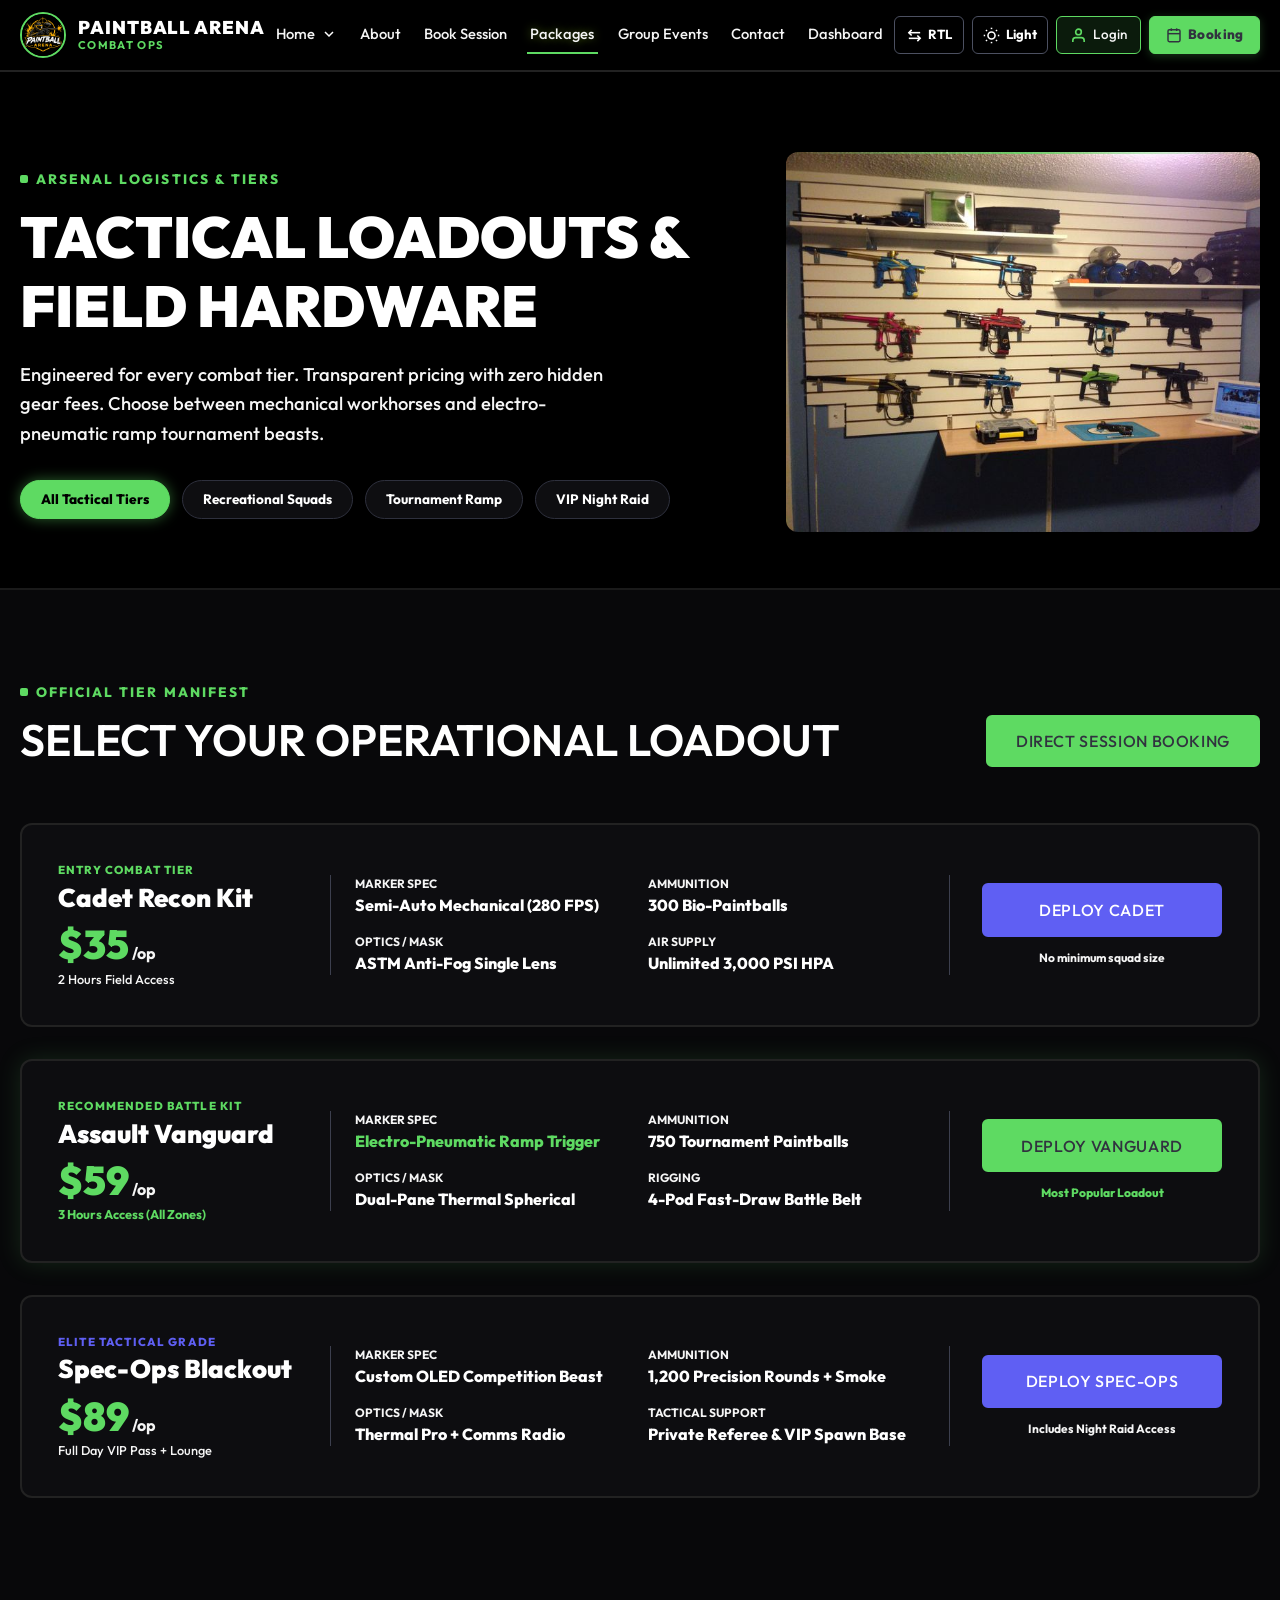
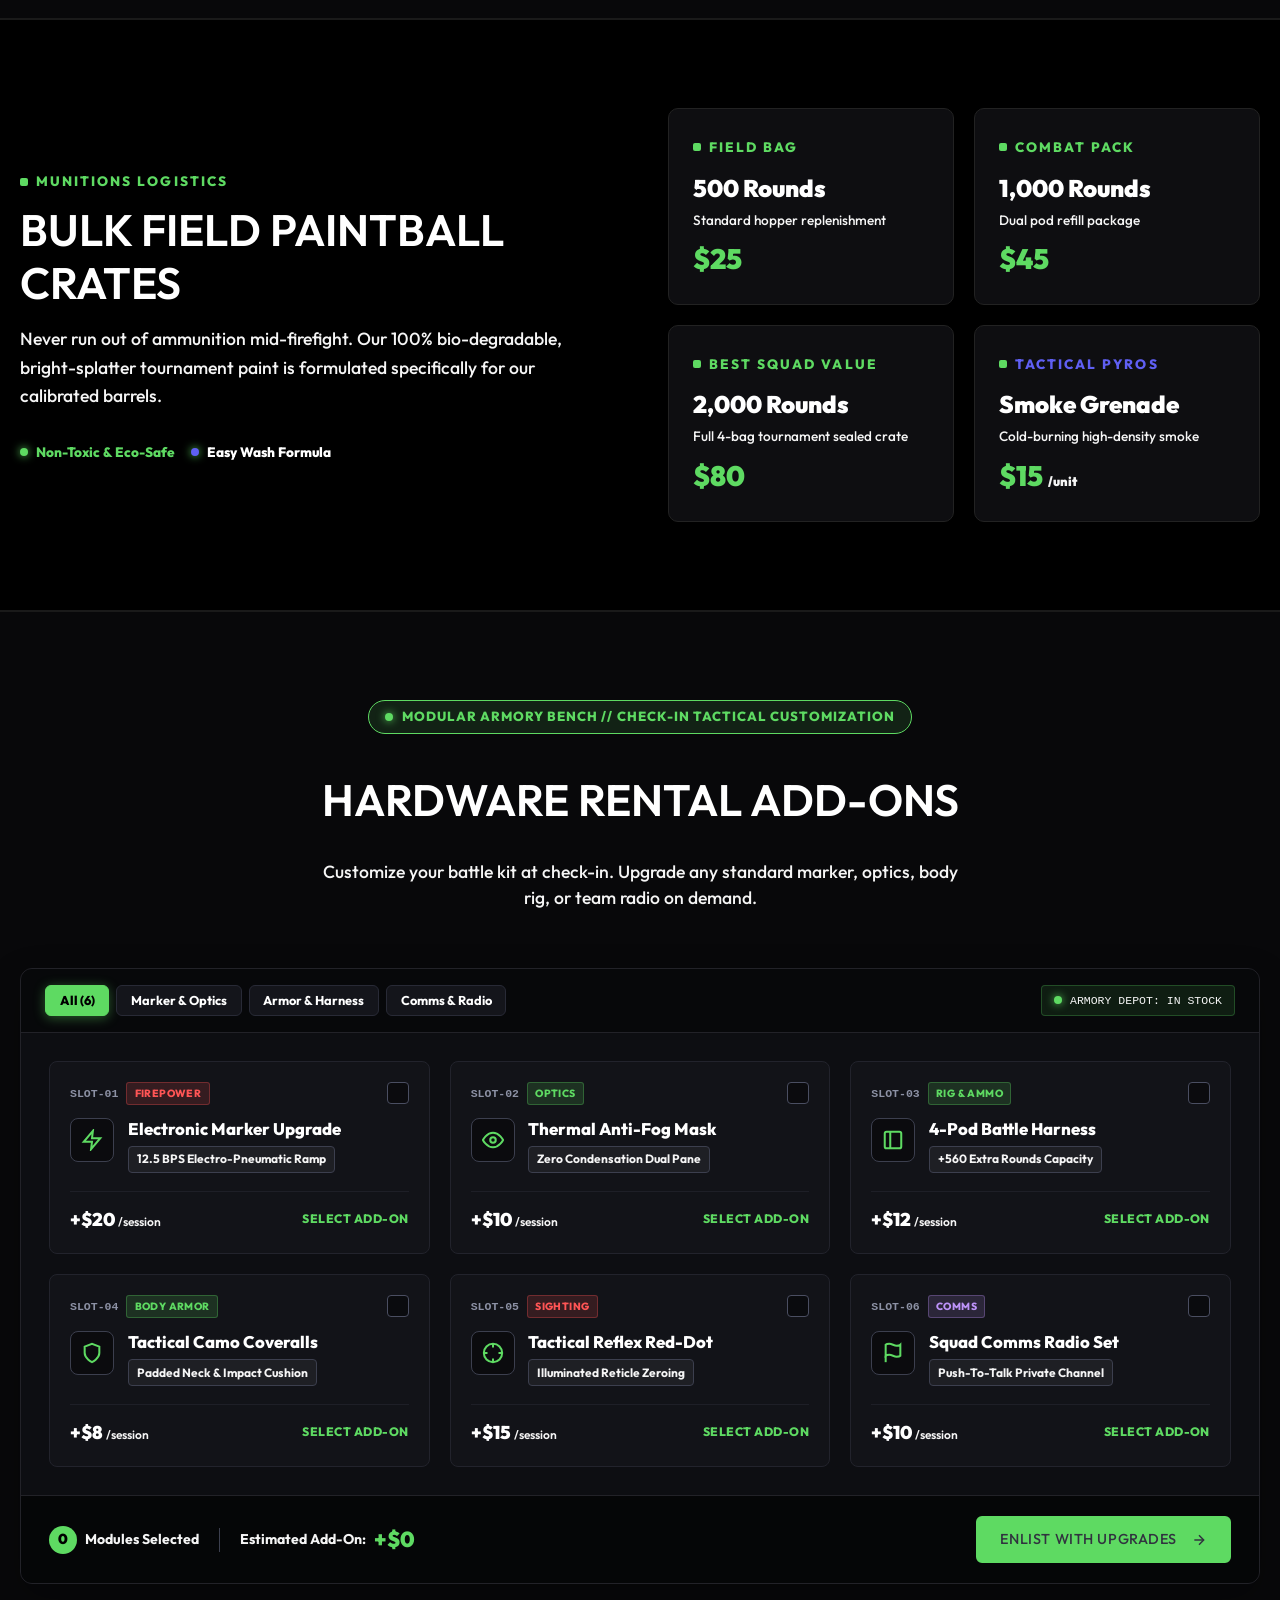
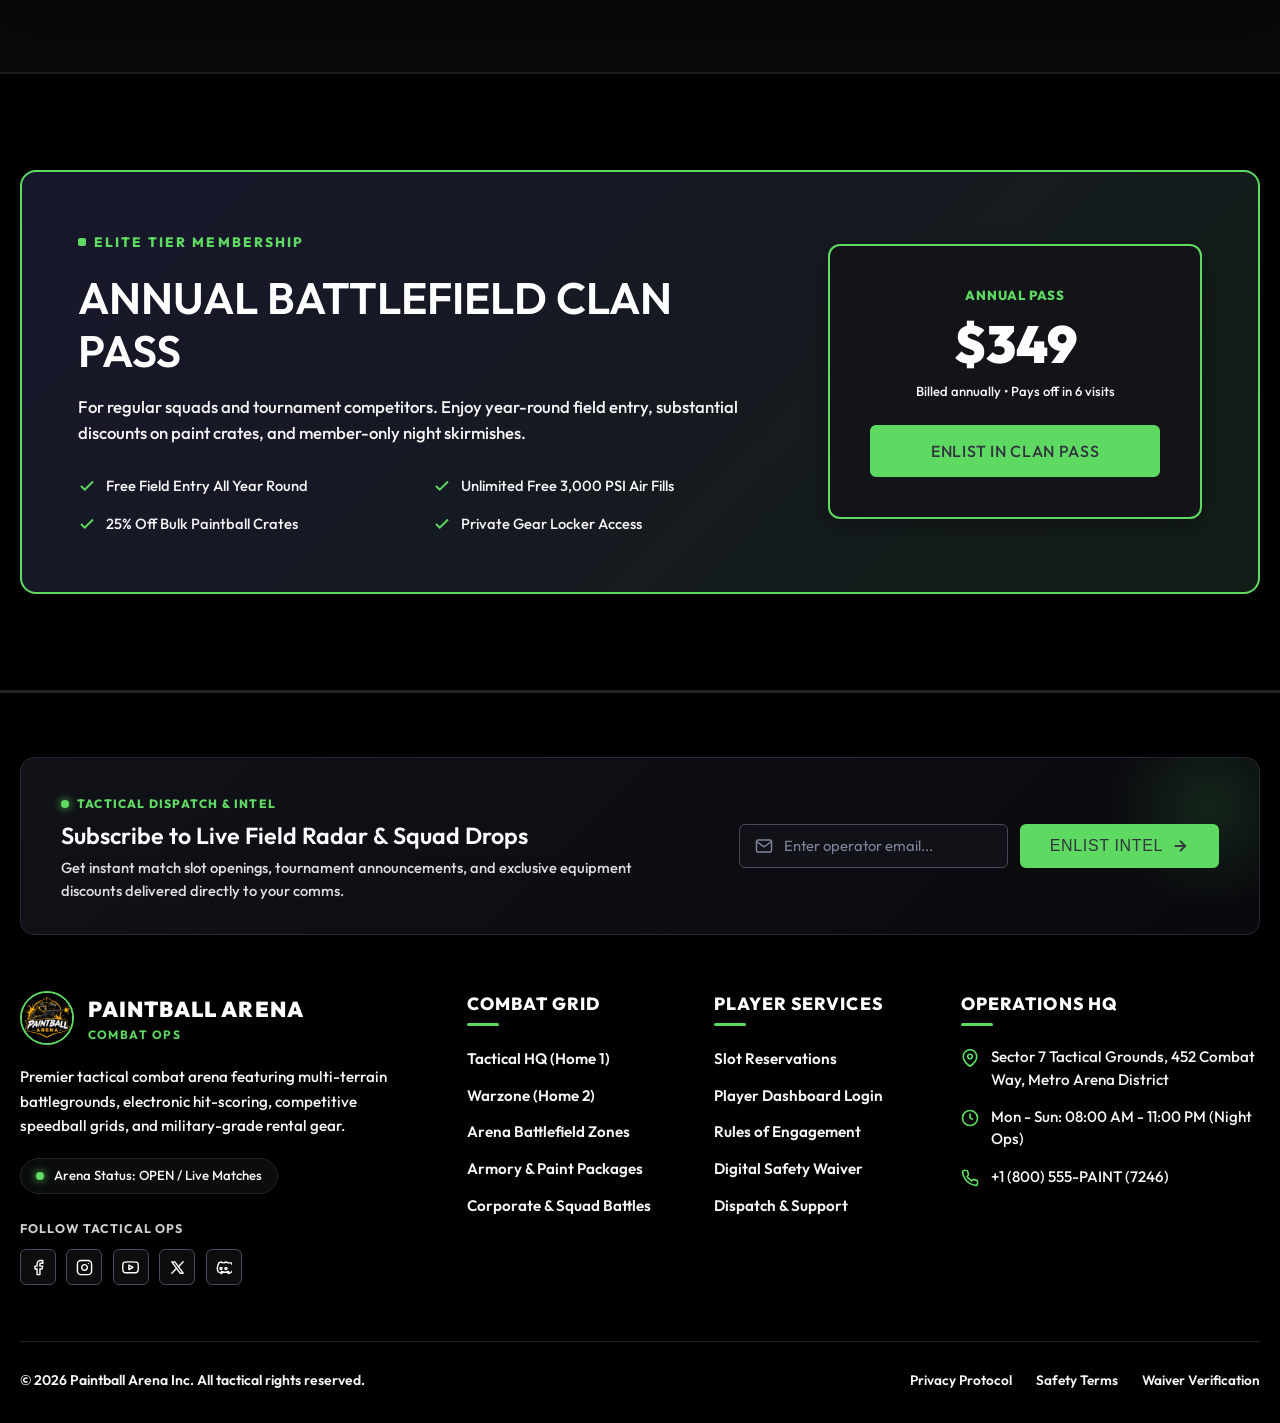
<file: packages.html>
<!DOCTYPE html>
<html lang="en" dir="ltr" class="dark">

<head>
  <meta charset="UTF-8">
  <meta name="viewport" content="width=device-width, initial-scale=1.0">
  <title>Paintball Arena | Packages &amp; Pricing — Armory Loadouts &amp; Ammo Crates</title>
  <meta name="description"
    content="Transparent tactical packages, military-spec hardware tiers, bulk ammunition crate discounts, and VIP clan annual passes at Paintball Arena.">
  <link rel="icon" type="image/png" href="assets/images/brand/logo.png">
  <link rel="apple-touch-icon" href="assets/images/brand/logo.png">
  <!-- Master Stylesheets -->
  <link rel="stylesheet" href="assets/css/style.css">
  <link rel="stylesheet" href="assets/css/responsive.css">
</head>

<body>

  <!-- ==========================================================================
       BRANDED PAGE LOADER
       ========================================================================== -->
  <div id="page-loader" role="status" aria-live="polite">
    <div class="loader-brand-wrapper">
      <div class="loader-pulse-ring"></div>
      <div class="loader-radar-ring"></div>
      <img src="assets/images/brand/logo.png" alt="Paintball Arena Tactical Logo" class="loader-logo">
    </div>
    <div class="loader-text">
      <span>Initializing Arena Systems</span>
    </div>
    <div class="loader-bar">
      <div class="loader-progress"></div>
    </div>
  </div>

  <!-- ==========================================================================
       FIXED COMPACT HEADER
       ========================================================================== -->
  <header id="site-header" role="banner">
    <div class="header-container">

      <!-- Brand Logo & Identity -->
      <a href="index.html" class="header-brand" aria-label="Paintball Arena Home">
        <img src="assets/images/brand/logo.png" alt="Paintball Arena Logo" class="brand-logo-img">
        <div class="brand-text-block">
          <span class="brand-name">Paintball Arena</span>
          <span class="brand-tagline">Combat Ops</span>
        </div>
      </a>

      <!-- Desktop Navigation (Exactly 6 Nav Items, Single Line) -->
      <nav class="desktop-nav" aria-label="Primary Navigation">
        <!-- 1. Home (Dropdown: Click Only) -->
        <div class="nav-item">
          <button type="button" class="nav-link dropdown-trigger" aria-expanded="false" aria-haspopup="true">
            <span>Home</span>
            <svg class="nav-icon" viewBox="0 0 24 24">
              <polyline points="6 9 12 15 18 9"></polyline>
            </svg>
          </button>
          <div class="dropdown-menu" role="menu">
            <a href="index.html" class="dropdown-link" role="menuitem">
              <span>Home 1 (Tactical HQ)</span>
              <span class="dropdown-badge">HQ</span>
            </a>
            <a href="home-2.html" class="dropdown-link" role="menuitem">
              <span>Home 2 (Cinematic Warzone)</span>
              <span class="dropdown-badge">Warzone</span>
            </a>
          </div>
        </div>

        <!-- 2. About -->
        <div class="nav-item">
          <a href="about.html" class="nav-link">
            <span>About</span>
          </a>
        </div>

        <!-- 3. Book Session -->
        <div class="nav-item">
          <a href="book-session.html" class="nav-link">
            <span>Book Session</span>
          </a>
        </div>

        <!-- 4. Packages & Pricing (Active) -->
        <div class="nav-item">
          <a href="packages.html" class="nav-link active">
            <span>Packages</span>
          </a>
        </div>

        <!-- 5. Group Events -->
        <div class="nav-item">
          <a href="events.html" class="nav-link">
            <span>Group Events</span>
          </a>
        </div>

        <!-- 6. Contact -->
        <div class="nav-item">
          <a href="contact.html" class="nav-link">
            <span>Contact</span>
          </a>
        </div>

        <!-- 7. Dashboard (Next to Contact) -->
        <div class="nav-item">
          <a href="dashboard.html" class="nav-link">
            <span>Dashboard</span>
          </a>
        </div>
      </nav>

      <!-- Header Utilities (RTL, Dark Mode, Login Button) -->
      <div class="header-actions">
        <!-- RTL / LTR Toggle -->
        <button type="button" class="util-btn rtl-toggle-btn" aria-label="Toggle text direction RTL/LTR">
          <svg viewBox="0 0 24 24">
            <polyline points="8 4 4 8 8 12"></polyline>
            <polyline points="16 20 20 16 16 12"></polyline>
            <line x1="4" y1="8" x2="20" y2="8"></line>
            <line x1="20" y1="16" x2="4" y2="16"></line>
          </svg>
          <span class="rtl-text">RTL</span>
        </button>

        <!-- Dark Mode Toggle -->
        <button type="button" class="util-btn theme-toggle-btn" aria-label="Toggle dark and light theme">
          <svg viewBox="0 0 24 24">
            <circle cx="12" cy="12" r="5"></circle>
            <line x1="12" y1="1" x2="12" y2="3"></line>
            <line x1="12" y1="21" x2="12" y2="23"></line>
            <line x1="4.22" y1="4.22" x2="5.64" y2="5.64"></line>
            <line x1="18.36" y1="18.36" x2="19.78" y2="19.78"></line>
            <line x1="1" y1="12" x2="3" y2="12"></line>
            <line x1="21" y1="12" x2="23" y2="12"></line>
            <line x1="4.22" y1="19.78" x2="5.64" y2="18.36"></line>
            <line x1="18.36" y1="5.64" x2="19.78" y2="4.22"></line>
          </svg>
          <span class="theme-text">Light</span>
        </button>

        <!-- Login Button -->
        <a href="login.html#login-terminal" class="btn-login btn-login-desktop" aria-label="Player Portal Login">
          <svg viewBox="0 0 24 24">
            <path d="M20 21v-2a4 4 0 0 0-4-4H8a4 4 0 0 0-4 4v2"></path>
            <circle cx="12" cy="7" r="4"></circle>
          </svg>
          <span>Login</span>
        </a>

        <!-- Booking CTA Button -->
        <a href="book-session.html" class="btn-booking-header btn-booking-desktop" aria-label="Book Combat Session">
          <svg viewBox="0 0 24 24">
            <rect x="3" y="4" width="18" height="18" rx="2" ry="2"></rect>
            <line x1="16" y1="2" x2="16" y2="6"></line>
            <line x1="8" y1="2" x2="8" y2="6"></line>
            <line x1="3" y1="10" x2="21" y2="10"></line>
          </svg>
          <span>Booking</span>
        </a>

        <!-- Mobile Drawer Toggle Button -->
        <button type="button" class="mobile-toggle-btn" aria-label="Open mobile navigation menu" aria-expanded="false">
          <svg viewBox="0 0 24 24">
            <line x1="3" y1="12" x2="21" y2="12"></line>
            <line x1="3" y1="6" x2="21" y2="6"></line>
            <line x1="3" y1="18" x2="21" y2="18"></line>
          </svg>
        </button>
      </div>

    </div>
  </header>

  <!-- ==========================================================================
       MOBILE MENU OVERLAY & DRAWER
       ========================================================================== -->
  <div class="mobile-menu-overlay" aria-hidden="true"></div>
  <aside class="mobile-menu-drawer" aria-label="Mobile Navigation Drawer">
    <!-- Mobile Drawer Header -->
    <div class="mobile-menu-top">
      <div class="mobile-brand">
        <img src="assets/images/brand/logo.png" alt="Paintball Arena Logo">
        <div class="brand-text-block">
          <span class="brand-name">Paintball Arena</span>
          <span class="brand-tagline">Combat Ops</span>
        </div>
      </div>
      <button type="button" class="mobile-close-btn" aria-label="Close navigation menu">
        <svg viewBox="0 0 24 24">
          <line x1="18" y1="6" x2="6" y2="18"></line>
          <line x1="6" y1="6" x2="18" y2="18"></line>
        </svg>
      </button>
    </div>

    <!-- Mobile Nav Items with Home Accordion -->
    <ul class="mobile-nav-list">
      <!-- 1. Home Accordion (Click only) -->
      <li>
        <button type="button" class="mobile-nav-link mobile-accordion-trigger" aria-expanded="false">
          <span>Home</span>
          <svg class="nav-icon" viewBox="0 0 24 24">
            <polyline points="6 9 12 15 18 9"></polyline>
          </svg>
        </button>
        <div class="mobile-accordion-content">
          <a href="index.html" class="mobile-sub-link">
            <span>Home 1 (Tactical HQ)</span>
            <span class="dropdown-badge">HQ</span>
          </a>
          <a href="home-2.html" class="mobile-sub-link">
            <span>Home 2 (Cinematic Warzone)</span>
            <span class="dropdown-badge">Warzone</span>
          </a>
        </div>
      </li>

      <!-- 2. About -->
      <li>
        <a href="about.html" class="mobile-nav-link">
          <span>About the Arena</span>
        </a>
      </li>

      <!-- 3. Book Session -->
      <li>
        <a href="book-session.html" class="mobile-nav-link">
          <span>Book Session</span>
        </a>
      </li>

      <!-- 4. Packages & Pricing (Active) -->
      <li>
        <a href="packages.html" class="mobile-nav-link active">
          <span>Packages &amp; Pricing</span>
        </a>
      </li>

      <!-- 5. Group Events -->
      <li>
        <a href="events.html" class="mobile-nav-link">
          <span>Group &amp; Corporate Events</span>
        </a>
      </li>

      <!-- 6. Contact -->
      <li>
        <a href="contact.html" class="mobile-nav-link">
          <span>Contact Operations</span>
        </a>
      </li>

      <!-- 7. Dashboard -->
      <li>
        <a href="dashboard.html" class="mobile-nav-link">
          <span>Dashboard</span>
        </a>
      </li>

    </ul>

    <!-- Mobile Booking & Login Buttons -->
    <div class="mobile-login-wrap">
      <a href="book-session.html" class="btn-booking-header mobile-booking-btn" aria-label="Book Combat Session">
        <svg viewBox="0 0 24 24">
          <rect x="3" y="4" width="18" height="18" rx="2" ry="2"></rect>
          <line x1="16" y1="2" x2="16" y2="6"></line>
          <line x1="8" y1="2" x2="8" y2="6"></line>
          <line x1="3" y1="10" x2="21" y2="10"></line>
        </svg>
        <span>Booking</span>
      </a>
      <a href="login.html#login-terminal" class="btn-login mobile-login-btn" aria-label="Player Portal Login">
        <svg viewBox="0 0 24 24">
          <path d="M20 21v-2a4 4 0 0 0-4-4H8a4 4 0 0 0-4 4v2"></path>
          <circle cx="12" cy="7" r="4"></circle>
        </svg>
        <span>Login / Player Portal</span>
      </a>
    </div>

    <!-- Mobile Bottom Controls -->
    <div class="mobile-controls">
      <div class="mobile-toggles-row">
        <button type="button" class="util-btn rtl-toggle-btn" aria-label="Toggle text direction RTL/LTR">
          <span class="rtl-text">RTL</span>
        </button>
        <button type="button" class="util-btn theme-toggle-btn" aria-label="Toggle dark and light theme">
          <span class="theme-text">Light</span>
        </button>
      </div>
    </div>
  </aside>

  <!-- ==========================================================================
       SCROLL TO TOP BUTTON
       ========================================================================== -->
  <button id="scroll-to-top" type="button" aria-label="Scroll back to top">
    <svg viewBox="0 0 24 24">
      <polyline points="18 15 12 9 6 15"></polyline>
    </svg>
  </button>

  <!-- ==========================================================================
       MAIN CONTENT (PACKAGES & PRICING - EXACTLY 5 CONTENT SECTIONS)
       ========================================================================== -->
  <main id="main-content">

    <!-- SECTION 1: ARMORY CATALOG HERO -->
    <section class="pkg-hero-section" aria-labelledby="pkg-hero-title">
      <div class="site-container">
        <div class="pkg-hero-grid">

          <div>
            <span class="section-eyebrow">Arsenal Logistics &amp; Tiers</span>
            <h1 id="pkg-hero-title"
              style="font-size: clamp(2.3rem, 4.5vw, 3.8rem); font-weight: 900; text-transform: uppercase; margin-bottom: 1.25rem;">
              Tactical Loadouts &amp; Field Hardware
            </h1>
            <p style="font-size: 1.15rem; line-height: 1.6; color: var(--color-soft-white); max-width: 600px;">
              Engineered for every combat tier. Transparent pricing with zero hidden gear fees. Choose between
              mechanical workhorses and electro-pneumatic ramp tournament beasts.
            </p>

            <div class="filter-pills-row">
              <span class="filter-pill active">All Tactical Tiers</span>
              <span class="filter-pill">Recreational Squads</span>
              <span class="filter-pill">Tournament Ramp</span>
              <span class="filter-pill">VIP Night Raid</span>
            </div>
          </div>

          <div class="tactical-viewport">
            <img src="assets/images/sections/p15.jpg"
              alt="Military paintball gear workbench with electronic markers and masks"
              style="width: 100%; height: 380px; object-fit: cover;">
          </div>

        </div>
      </div>
    </section>

    <!-- SECTION 2: ARMORY TIERS SHOWCASE (Wide Editorial Spec Rows) -->
    <section class="armory-tiers-showcase" aria-labelledby="tiers-showcase-title">
      <div class="site-container">

        <div class="section-header-row">
          <div>
            <span class="section-eyebrow">Official Tier Manifest</span>
            <h2 id="tiers-showcase-title" class="section-title">Select Your Operational Loadout</h2>
          </div>
          <a href="book-session.html" class="btn-primary">
            <span>Direct Session Booking</span>
          </a>
        </div>

        <!-- Tier 1: Cadet Recon Kit -->
        <article class="tier-wide-card hover-lift">
          <div class="tier-col-left">
            <span class="tier-category-badge">Entry Combat Tier</span>
            <h3 class="tier-name-title">Cadet Recon Kit</h3>
            <div class="tier-big-price">$35<small
                style="font-size: 1rem; color: var(--color-soft-white); font-weight: 700;"> /op</small></div>
            <span style="font-size: 0.8rem; color: var(--color-soft-white); margin-top: 0.35rem;">2 Hours Field
              Access</span>
          </div>

          <div class="tier-col-specs">
            <div class="spec-tile">
              <span class="spec-tile-label">Marker Spec</span>
              <span class="spec-tile-value">Semi-Auto Mechanical (280 FPS)</span>
            </div>
            <div class="spec-tile">
              <span class="spec-tile-label">Ammunition</span>
              <span class="spec-tile-value">300 Bio-Paintballs</span>
            </div>
            <div class="spec-tile">
              <span class="spec-tile-label">Optics / Mask</span>
              <span class="spec-tile-value">ASTM Anti-Fog Single Lens</span>
            </div>
            <div class="spec-tile">
              <span class="spec-tile-label">Air Supply</span>
              <span class="spec-tile-value">Unlimited 3,000 PSI HPA</span>
            </div>
          </div>

          <div class="tier-col-action">
            <a href="book-session.html" class="btn-secondary" style="justify-content: center;">
              <span>Deploy Cadet</span>
            </a>
            <span style="text-align: center; font-size: 0.75rem; color: var(--color-soft-white); font-weight: 700;">No
              minimum squad size</span>
          </div>
        </article>

        <!-- Tier 2: Assault Vanguard Kit (Featured Green) -->
        <article class="tier-wide-card featured hover-lift">
          <div class="tier-col-left">
            <span class="tier-category-badge" style="color: var(--color-green);">Recommended Battle Kit</span>
            <h3 class="tier-name-title">Assault Vanguard</h3>
            <div class="tier-big-price">$59<small
                style="font-size: 1rem; color: var(--color-soft-white); font-weight: 700;"> /op</small></div>
            <span style="font-size: 0.8rem; color: var(--color-green); font-weight: 700; margin-top: 0.35rem;">3 Hours
              Access (All Zones)</span>
          </div>

          <div class="tier-col-specs">
            <div class="spec-tile">
              <span class="spec-tile-label">Marker Spec</span>
              <span class="spec-tile-value" style="color: var(--color-green);">Electro-Pneumatic Ramp Trigger</span>
            </div>
            <div class="spec-tile">
              <span class="spec-tile-label">Ammunition</span>
              <span class="spec-tile-value">750 Tournament Paintballs</span>
            </div>
            <div class="spec-tile">
              <span class="spec-tile-label">Optics / Mask</span>
              <span class="spec-tile-value">Dual-Pane Thermal Spherical</span>
            </div>
            <div class="spec-tile">
              <span class="spec-tile-label">Rigging</span>
              <span class="spec-tile-value">4-Pod Fast-Draw Battle Belt</span>
            </div>
          </div>

          <div class="tier-col-action">
            <a href="book-session.html" class="btn-primary" style="justify-content: center;">
              <span>Deploy Vanguard</span>
            </a>
            <span style="text-align: center; font-size: 0.75rem; color: var(--color-green); font-weight: 800;">Most
              Popular Loadout</span>
          </div>
        </article>

        <!-- Tier 3: Spec-Ops Blackout Kit -->
        <article class="tier-wide-card hover-lift">
          <div class="tier-col-left">
            <span class="tier-category-badge" style="color: var(--color-purple);">Elite Tactical Grade</span>
            <h3 class="tier-name-title">Spec-Ops Blackout</h3>
            <div class="tier-big-price">$89<small
                style="font-size: 1rem; color: var(--color-soft-white); font-weight: 700;"> /op</small></div>
            <span style="font-size: 0.8rem; color: var(--color-soft-white); margin-top: 0.35rem;">Full Day VIP Pass +
              Lounge</span>
          </div>

          <div class="tier-col-specs">
            <div class="spec-tile">
              <span class="spec-tile-label">Marker Spec</span>
              <span class="spec-tile-value">Custom OLED Competition Beast</span>
            </div>
            <div class="spec-tile">
              <span class="spec-tile-label">Ammunition</span>
              <span class="spec-tile-value">1,200 Precision Rounds + Smoke</span>
            </div>
            <div class="spec-tile">
              <span class="spec-tile-label">Optics / Mask</span>
              <span class="spec-tile-value">Thermal Pro + Comms Radio</span>
            </div>
            <div class="spec-tile">
              <span class="spec-tile-label">Tactical Support</span>
              <span class="spec-tile-value">Private Referee &amp; VIP Spawn Base</span>
            </div>
          </div>

          <div class="tier-col-action">
            <a href="book-session.html" class="btn-secondary" style="justify-content: center;">
              <span>Deploy Spec-Ops</span>
            </a>
            <span
              style="text-align: center; font-size: 0.75rem; color: var(--color-soft-white); font-weight: 700;">Includes
              Night Raid Access</span>
          </div>
        </article>

      </div>
    </section>

    <!-- SECTION 3: BULK AMMUNITION & PAINTBALL CRATES -->
    <section class="ammo-section" aria-labelledby="ammo-title">
      <div class="site-container">
        <div class="ammo-split-layout">

          <div>
            <span class="section-eyebrow">Munitions Logistics</span>
            <h2 id="ammo-title" class="section-title">Bulk Field Paintball Crates</h2>
            <p
              style="font-size: 1.1rem; line-height: 1.6; color: var(--color-soft-white); margin-top: 1rem; margin-bottom: 2rem;">
              Never run out of ammunition mid-firefight. Our 100% bio-degradable, bright-splatter tournament paint is
              formulated specifically for our calibrated barrels.
            </p>
            <div style="display: flex; gap: 1rem; flex-wrap: wrap;">
              <div style="display: flex; align-items: center; gap: 0.5rem;">
                <span class="pulse-dot"></span>
                <span style="font-size: 0.85rem; font-weight: 800; color: var(--color-green);">Non-Toxic &amp;
                  Eco-Safe</span>
              </div>
              <div style="display: flex; align-items: center; gap: 0.5rem;">
                <span class="pulse-dot" style="background-color: var(--color-purple);"></span>
                <span style="font-size: 0.85rem; font-weight: 800; color: var(--color-white);">Easy Wash Formula</span>
              </div>
            </div>
          </div>

          <!-- Ammo Pricing Crate Grid -->
          <div class="ammo-crates-grid">

            <div class="ammo-crate-tile hover-lift">
              <div>
                <span class="section-eyebrow">Field Bag</span>
                <div class="ammo-round-count">500 Rounds</div>
                <p style="font-size: 0.85rem; color: var(--color-soft-white); margin-top: 0.25rem;">Standard hopper
                  replenishment</p>
              </div>
              <div class="ammo-price">$25</div>
            </div>

            <div class="ammo-crate-tile hover-lift">
              <div>
                <span class="section-eyebrow">Combat Pack</span>
                <div class="ammo-round-count">1,000 Rounds</div>
                <p style="font-size: 0.85rem; color: var(--color-soft-white); margin-top: 0.25rem;">Dual pod refill
                  package</p>
              </div>
              <div class="ammo-price">$45</div>
            </div>

            <div class="ammo-crate-tile featured-ammo hover-lift">
              <div>
                <span class="section-eyebrow" style="color: var(--color-green);">Best Squad Value</span>
                <div class="ammo-round-count">2,000 Rounds</div>
                <p style="font-size: 0.85rem; color: var(--color-soft-white); margin-top: 0.25rem;">Full 4-bag
                  tournament sealed crate</p>
              </div>
              <div class="ammo-price">$80</div>
            </div>

            <div class="ammo-crate-tile hover-lift">
              <div>
                <span class="section-eyebrow" style="color: var(--color-purple);">Tactical Pyros</span>
                <div class="ammo-round-count">Smoke Grenade</div>
                <p style="font-size: 0.85rem; color: var(--color-soft-white); margin-top: 0.25rem;">Cold-burning
                  high-density smoke</p>
              </div>
              <div class="ammo-price">$15 <small
                  style="font-size: 0.8rem; color: var(--color-soft-white);">/unit</small></div>
            </div>

          </div>

        </div>
      </div>
    </section>

    <!-- SECTION 4: HARDWARE RENTAL UPGRADES (Modular Armory Mod Station) -->
    <section class="rentals-section" aria-labelledby="rentals-title">
      <div class="site-container">

        <div class="section-header-row"
          style="text-align: center; justify-content: center; flex-direction: column; align-items: center;">
          <div class="hero-badge-pill" style="margin-bottom: 1rem;">
            <span class="pulse-dot"></span>
            <span>Modular Armory Bench // Check-In Tactical Customization</span>
          </div>
          <h2 id="rentals-title" class="section-title">Hardware Rental Add-Ons</h2>
          <p style="font-size: 1.1rem; color: var(--color-soft-white); max-width: 640px; margin-top: 0.5rem;">
            Customize your battle kit at check-in. Upgrade any standard marker, optics, body rig, or team radio on demand.
          </p>
        </div>

        <!-- Armory Mod Station Frame -->
        <div class="armory-mod-station">

          <!-- Top Toolbar: Filters & Live Depot Status -->
          <div class="mod-station-toolbar">
            <div class="mod-filter-group">
              <button type="button" class="mod-tab-btn active" data-mod-filter="all">All (6)</button>
              <button type="button" class="mod-tab-btn" data-mod-filter="weapon">Marker &amp; Optics</button>
              <button type="button" class="mod-tab-btn" data-mod-filter="gear">Armor &amp; Harness</button>
              <button type="button" class="mod-tab-btn" data-mod-filter="comms">Comms &amp; Radio</button>
            </div>
            <div class="mod-system-status">
              <span class="pulse-dot"></span>
              <span>ARMORY DEPOT: IN STOCK</span>
            </div>
          </div>

          <!-- 6 Tactical Mod Cards Grid -->
          <div class="mod-cards-grid">

            <!-- Mod 1: Electronic Marker Upgrade -->
            <div class="mod-item-card" data-category="weapon" data-cost="20" onclick="toggleRentalAddon(this)">
              <div class="mod-item-top">
                <div class="mod-slot-code">
                  <span class="mod-code-text">SLOT-01</span>
                  <span class="mod-type-pill weapon">FIREPOWER</span>
                </div>
                <div class="mod-checkbox">
                  <svg viewBox="0 0 24 24"><polyline points="20 6 9 17 4 12"></polyline></svg>
                </div>
              </div>
              <div class="mod-item-body">
                <div class="mod-icon-box">
                  <svg viewBox="0 0 24 24"><polygon points="13 2 3 14 12 14 11 22 21 10 12 10 13 2"></polygon></svg>
                </div>
                <div class="mod-item-info">
                  <h4 class="mod-item-name">Electronic Marker Upgrade</h4>
                  <div class="mod-metric-badge">12.5 BPS Electro-Pneumatic Ramp</div>
                </div>
              </div>
              <div class="mod-item-footer">
                <span class="mod-price-tag">+$20 <small>/session</small></span>
                <span class="mod-select-action">Select Add-On</span>
              </div>
            </div>

            <!-- Mod 2: Thermal Mask Upgrade -->
            <div class="mod-item-card" data-category="gear" data-cost="10" onclick="toggleRentalAddon(this)">
              <div class="mod-item-top">
                <div class="mod-slot-code">
                  <span class="mod-code-text">SLOT-02</span>
                  <span class="mod-type-pill gear">OPTICS</span>
                </div>
                <div class="mod-checkbox">
                  <svg viewBox="0 0 24 24"><polyline points="20 6 9 17 4 12"></polyline></svg>
                </div>
              </div>
              <div class="mod-item-body">
                <div class="mod-icon-box">
                  <svg viewBox="0 0 24 24"><path d="M1 12s4-8 11-8 11 8 11 8-4 8-11 8-11-8-11-8z"></path><circle cx="12" cy="12" r="3"></circle></svg>
                </div>
                <div class="mod-item-info">
                  <h4 class="mod-item-name">Thermal Anti-Fog Mask</h4>
                  <div class="mod-metric-badge">Zero Condensation Dual Pane</div>
                </div>
              </div>
              <div class="mod-item-footer">
                <span class="mod-price-tag">+$10 <small>/session</small></span>
                <span class="mod-select-action">Select Add-On</span>
              </div>
            </div>

            <!-- Mod 3: 4-Pod Battle Harness -->
            <div class="mod-item-card" data-category="gear" data-cost="12" onclick="toggleRentalAddon(this)">
              <div class="mod-item-top">
                <div class="mod-slot-code">
                  <span class="mod-code-text">SLOT-03</span>
                  <span class="mod-type-pill gear">RIG &amp; AMMO</span>
                </div>
                <div class="mod-checkbox">
                  <svg viewBox="0 0 24 24"><polyline points="20 6 9 17 4 12"></polyline></svg>
                </div>
              </div>
              <div class="mod-item-body">
                <div class="mod-icon-box">
                  <svg viewBox="0 0 24 24"><rect x="3" y="3" width="18" height="18" rx="2" ry="2"></rect><line x1="9" y1="3" x2="9" y2="21"></line></svg>
                </div>
                <div class="mod-item-info">
                  <h4 class="mod-item-name">4-Pod Battle Harness</h4>
                  <div class="mod-metric-badge">+560 Extra Rounds Capacity</div>
                </div>
              </div>
              <div class="mod-item-footer">
                <span class="mod-price-tag">+$12 <small>/session</small></span>
                <span class="mod-select-action">Select Add-On</span>
              </div>
            </div>

            <!-- Mod 4: Tactical Camo Coveralls -->
            <div class="mod-item-card" data-category="gear" data-cost="8" onclick="toggleRentalAddon(this)">
              <div class="mod-item-top">
                <div class="mod-slot-code">
                  <span class="mod-code-text">SLOT-04</span>
                  <span class="mod-type-pill gear">BODY ARMOR</span>
                </div>
                <div class="mod-checkbox">
                  <svg viewBox="0 0 24 24"><polyline points="20 6 9 17 4 12"></polyline></svg>
                </div>
              </div>
              <div class="mod-item-body">
                <div class="mod-icon-box">
                  <svg viewBox="0 0 24 24"><path d="M12 22s8-4 8-10V5l-8-3-8 3v7c0 6 8 10 8 10z"></path></svg>
                </div>
                <div class="mod-item-info">
                  <h4 class="mod-item-name">Tactical Camo Coveralls</h4>
                  <div class="mod-metric-badge">Padded Neck &amp; Impact Cushion</div>
                </div>
              </div>
              <div class="mod-item-footer">
                <span class="mod-price-tag">+$8 <small>/session</small></span>
                <span class="mod-select-action">Select Add-On</span>
              </div>
            </div>

            <!-- Mod 5: Tactical Reflex Red-Dot -->
            <div class="mod-item-card" data-category="weapon" data-cost="15" onclick="toggleRentalAddon(this)">
              <div class="mod-item-top">
                <div class="mod-slot-code">
                  <span class="mod-code-text">SLOT-05</span>
                  <span class="mod-type-pill weapon">SIGHTING</span>
                </div>
                <div class="mod-checkbox">
                  <svg viewBox="0 0 24 24"><polyline points="20 6 9 17 4 12"></polyline></svg>
                </div>
              </div>
              <div class="mod-item-body">
                <div class="mod-icon-box">
                  <svg viewBox="0 0 24 24"><circle cx="12" cy="12" r="10"></circle><line x1="12" y1="2" x2="12" y2="6"></line><line x1="12" y1="18" x2="12" y2="22"></line><line x1="2" y1="12" x2="6" y2="12"></line><line x1="18" y1="12" x2="22" y2="12"></line></svg>
                </div>
                <div class="mod-item-info">
                  <h4 class="mod-item-name">Tactical Reflex Red-Dot</h4>
                  <div class="mod-metric-badge">Illuminated Reticle Zeroing</div>
                </div>
              </div>
              <div class="mod-item-footer">
                <span class="mod-price-tag">+$15 <small>/session</small></span>
                <span class="mod-select-action">Select Add-On</span>
              </div>
            </div>

            <!-- Mod 6: Squad Comms Radio Set -->
            <div class="mod-item-card" data-category="comms" data-cost="10" onclick="toggleRentalAddon(this)">
              <div class="mod-item-top">
                <div class="mod-slot-code">
                  <span class="mod-code-text">SLOT-06</span>
                  <span class="mod-type-pill comms">COMMS</span>
                </div>
                <div class="mod-checkbox">
                  <svg viewBox="0 0 24 24"><polyline points="20 6 9 17 4 12"></polyline></svg>
                </div>
              </div>
              <div class="mod-item-body">
                <div class="mod-icon-box">
                  <svg viewBox="0 0 24 24"><path d="M4 15s1-1 4-1 5 2 8 2 4-1 4-1V3s-1 1-4 1-5-2-8-2-4 1-4 1z"></path><line x1="4" y1="22" x2="4" y2="15"></line></svg>
                </div>
                <div class="mod-item-info">
                  <h4 class="mod-item-name">Squad Comms Radio Set</h4>
                  <div class="mod-metric-badge">Push-To-Talk Private Channel</div>
                </div>
              </div>
              <div class="mod-item-footer">
                <span class="mod-price-tag">+$10 <small>/session</small></span>
                <span class="mod-select-action">Select Add-On</span>
              </div>
            </div>

          </div>

          <!-- Bottom Live Telemetry / Total Tally Bar -->
          <div class="mod-tally-bar">
            <div class="mod-tally-left">
              <div class="mod-tally-indicator">
                <span class="tally-count" id="selected-mods-count">0</span>
                <span class="tally-label">Modules Selected</span>
              </div>
              <div class="mod-tally-divider"></div>
              <div class="mod-tally-total-wrap">
                <span class="tally-total-label">Estimated Add-On:</span>
                <span class="tally-total-amount" id="selected-mods-total">+$0</span>
              </div>
            </div>
            <div class="mod-tally-right">
              <a href="book-session.html" class="btn-primary" style="padding: 0.65rem 1.4rem; font-size: 0.9rem;">
                <span>Enlist With Upgrades</span>
                <svg viewBox="0 0 24 24" style="width: 16px; height: 16px; stroke: currentColor; fill: none; stroke-width: 2.2; margin-left: 0.35rem;"><line x1="5" y1="12" x2="19" y2="12"></line><polyline points="12 5 19 12 12 19"></polyline></svg>
              </a>
            </div>
          </div>

        </div>

      </div>
    </section>

    <!-- SECTION 5: ANNUAL CLAN MEMBERSHIP -->
    <section class="membership-section" aria-labelledby="membership-title">
      <div class="site-container">

        <div class="membership-banner-card hover-lift">
          <div class="membership-content-col">
            <span class="section-eyebrow" style="color: var(--color-green);">Elite Tier Membership</span>
            <h2 id="membership-title" class="membership-heading">
              Annual Battlefield Clan Pass
            </h2>
            <p class="membership-desc">
              For regular squads and tournament competitors. Enjoy year-round field entry, substantial discounts on
              paint crates, and member-only night skirmishes.
            </p>

            <div class="membership-perks-list">
              <div class="membership-perk-item">
                <svg viewBox="0 0 24 24" fill="none" stroke-width="2.5">
                  <polyline points="20 6 9 17 4 12"></polyline>
                </svg>
                <span>Free Field Entry All Year Round</span>
              </div>
              <div class="membership-perk-item">
                <svg viewBox="0 0 24 24" fill="none" stroke-width="2.5">
                  <polyline points="20 6 9 17 4 12"></polyline>
                </svg>
                <span>Unlimited Free 3,000 PSI Air Fills</span>
              </div>
              <div class="membership-perk-item">
                <svg viewBox="0 0 24 24" fill="none" stroke-width="2.5">
                  <polyline points="20 6 9 17 4 12"></polyline>
                </svg>
                <span>25% Off Bulk Paintball Crates</span>
              </div>
              <div class="membership-perk-item">
                <svg viewBox="0 0 24 24" fill="none" stroke-width="2.5">
                  <polyline points="20 6 9 17 4 12"></polyline>
                </svg>
                <span>Private Gear Locker Access</span>
              </div>
            </div>
          </div>

          <div class="membership-pricing-col">
            <span class="membership-pricing-badge">Annual Pass</span>
            <div class="membership-price-val">$349</div>
            <span class="membership-price-sub">Billed annually &bull; Pays off in 6 visits</span>
            <a href="book-session.html" class="btn-primary" style="width: 100%; justify-content: center;">
              <span>Enlist In Clan Pass</span>
            </a>
          </div>
        </div>

      </div>
    </section>

  </main>

  <!-- ==========================================================================
       SHARED FOOTER
       ========================================================================== -->
  <footer id="site-footer" role="contentinfo">
    <div class="footer-container">

      <!-- Footer Newsletter / Dispatch Signup Strip -->
      <div class="footer-newsletter-card">
        <div class="footer-newsletter-content">
          <span class="footer-newsletter-eyebrow">
            <span class="pulse-dot"></span> Tactical Dispatch &amp; Intel
          </span>
          <h3 class="footer-newsletter-title">Subscribe to Live Field Radar &amp; Squad Drops</h3>
          <p class="footer-newsletter-desc">
            Get instant match slot openings, tournament announcements, and exclusive equipment discounts delivered directly to your comms.
          </p>
        </div>
        <form class="footer-newsletter-form" onsubmit="event.preventDefault(); alert('Intel subscription confirmed! Tactical updates dispatched.');">
          <div class="footer-email-input-wrap">
            <svg class="footer-input-icon" viewBox="0 0 24 24" fill="none" stroke="currentColor" stroke-width="2">
              <path d="M4 4h16c1.1 0 2 .9 2 2v12c0 1.1-.9 2-2 2H4c-1.1 0-2-.9-2-2V6c0-1.1.9-2 2-2z"></path>
              <polyline points="22,6 12,13 2,6"></polyline>
            </svg>
            <input type="email" class="footer-email-input" placeholder="Enter operator email..." required aria-label="Email address for tactical updates">
          </div>
          <button type="submit" class="btn-primary footer-submit-btn">
            <span>Enlist Intel</span>
            <svg width="18" height="18" viewBox="0 0 24 24" fill="none" stroke="currentColor" stroke-width="2.5">
              <line x1="5" y1="12" x2="19" y2="12"></line>
              <polyline points="12 5 19 12 12 19"></polyline>
            </svg>
          </button>
        </form>
      </div>

      <div class="footer-grid">

        <!-- Col 1: Brand, Status & Social -->
        <div class="footer-brand-col">
          <a href="index.html" class="footer-logo-row" aria-label="Paintball Arena Home">
            <img src="assets/images/brand/logo.png" alt="Paintball Arena Official Logo" class="footer-logo-img">
            <div>
              <div class="footer-brand-title">Paintball Arena</div>
              <div class="footer-brand-subtitle">Combat Ops</div>
            </div>
          </a>
          <p class="footer-desc">
            Premier tactical combat arena featuring multi-terrain battlegrounds, electronic hit-scoring, competitive
            speedball grids, and military-grade rental gear.
          </p>
          <div class="footer-status-pill">
            <span class="pulse-dot"></span>
            <span>Arena Status: OPEN / Live Matches</span>
          </div>

          <!-- Social Media Channels -->
          <div class="footer-social-wrap">
            <span class="footer-social-label">Follow Tactical Ops</span>
            <div class="footer-social-links">
              <a href="https://facebook.com" class="footer-social-btn" aria-label="Facebook" target="_blank" rel="noopener noreferrer">
                <svg viewBox="0 0 24 24" fill="none" stroke="currentColor" stroke-width="2" stroke-linecap="round" stroke-linejoin="round">
                  <path d="M18 2h-3a5 5 0 0 0-5 5v3H7v4h3v8h4v-8h3l1-4h-4V7a1 1 0 0 1 1-1h3z"></path>
                </svg>
              </a>
              <a href="https://instagram.com" class="footer-social-btn" aria-label="Instagram" target="_blank" rel="noopener noreferrer">
                <svg viewBox="0 0 24 24" fill="none" stroke="currentColor" stroke-width="2" stroke-linecap="round" stroke-linejoin="round">
                  <rect x="2" y="2" width="20" height="20" rx="5" ry="5"></rect>
                  <path d="M16 11.37A4 4 0 1 1 12.63 8 4 4 0 0 1 16 11.37z"></path>
                  <line x1="17.5" y1="6.5" x2="17.51" y2="6.5"></line>
                </svg>
              </a>
              <a href="https://youtube.com" class="footer-social-btn" aria-label="YouTube" target="_blank" rel="noopener noreferrer">
                <svg viewBox="0 0 24 24" fill="none" stroke="currentColor" stroke-width="2" stroke-linecap="round" stroke-linejoin="round">
                  <path d="M22.54 6.42a2.78 2.78 0 0 0-1.94-2C18.88 4 12 4 12 4s-6.88 0-8.6.46a2.78 2.78 0 0 0-1.94 2A29 29 0 0 0 1 11.75a29 29 0 0 0 .46 5.33A2.78 2.78 0 0 0 3.4 19c1.72.46 8.6.46 8.6.46s6.88 0 8.6-.46a2.78 2.78 0 0 0 1.94-2 29 29 0 0 0 .46-5.25 29 29 0 0 0-.46-5.33z"></path>
                  <polygon points="9.75 15.02 15.5 11.75 9.75 8.48 9.75 15.02"></polygon>
                </svg>
              </a>
              <a href="https://twitter.com" class="footer-social-btn" aria-label="X (Twitter)" target="_blank" rel="noopener noreferrer">
                <svg viewBox="0 0 24 24" fill="none" stroke="currentColor" stroke-width="2" stroke-linecap="round" stroke-linejoin="round">
                  <path d="M4 4l11.733 16h4.267l-11.733 -16z"></path>
                  <path d="M4 20l6.768 -6.768m2.46 -2.46l6.772 -6.772"></path>
                </svg>
              </a>
              <a href="https://discord.com" class="footer-social-btn" aria-label="Discord" target="_blank" rel="noopener noreferrer">
                <svg viewBox="0 0 24 24" fill="none" stroke="currentColor" stroke-width="2" stroke-linecap="round" stroke-linejoin="round">
                  <path d="M18.5 5.5a15.5 15.5 0 0 0-4-1.25 10.5 10.5 0 0 0-.5 1.05 14.5 14.5 0 0 0-4 0 10.5 10.5 0 0 0-.5-1.05 15.5 15.5 0 0 0-4 1.25C3 10.5 3 15.5 4.5 18a15.5 15.5 0 0 0 5 2.5 11 11 0 0 0 1-1.75 10 10 0 0 1-1.6-.8c.15-.1.3-.2.4-.3 3.2 1.5 6.6 1.5 9.8 0 .15.1.3.2.45.3-.5.3-1.05.55-1.6.8a11 11 0 0 0 1 1.75 15.5 15.5 0 0 0 5-2.5c1.8-3.5 1.8-8.5-1.05-12.5z"></path>
                  <circle cx="8.5" cy="13.5" r="1.5"></circle>
                  <circle cx="15.5" cy="13.5" r="1.5"></circle>
                </svg>
              </a>
            </div>
          </div>
        </div>

        <!-- Col 2: Arena Navigation -->
        <div>
          <div class="footer-title">Combat Grid</div>
          <ul class="footer-links-list">
            <li><a href="index.html">Tactical HQ (Home 1)</a></li>
            <li><a href="home-2.html">Warzone (Home 2)</a></li>
            <li><a href="index.html#zones">Arena Battlefield Zones</a></li>
            <li><a href="packages.html">Armory &amp; Paint Packages</a></li>
            <li><a href="events.html">Corporate &amp; Squad Battles</a></li>
          </ul>
        </div>

        <!-- Col 3: Player Services -->
        <div>
          <div class="footer-title">Player Services</div>
          <ul class="footer-links-list">
            <li><a href="book-session.html">Slot Reservations</a></li>
            <li><a href="login.html">Player Dashboard Login</a></li>
            <li><a href="#rules">Rules of Engagement</a></li>
            <li><a href="#waiver">Digital Safety Waiver</a></li>
            <li><a href="contact.html">Dispatch &amp; Support</a></li>
          </ul>
        </div>

        <!-- Col 4: Operations & Dispatch HQ -->
        <div>
          <div class="footer-title">Operations HQ</div>
          <ul class="footer-info-list">
            <li class="footer-info-item">
              <svg viewBox="0 0 24 24">
                <path d="M21 10c0 7-9 13-9 13s-9-6-9-13a9 9 0 0 1 18 0z"></path>
                <circle cx="12" cy="10" r="3"></circle>
              </svg>
              <span>Sector 7 Tactical Grounds, 452 Combat Way, Metro Arena District</span>
            </li>
            <li class="footer-info-item">
              <svg viewBox="0 0 24 24">
                <circle cx="12" cy="12" r="10"></circle>
                <polyline points="12 6 12 12 16 14"></polyline>
              </svg>
              <span>Mon - Sun: 08:00 AM - 11:00 PM (Night Ops)</span>
            </li>
            <li class="footer-info-item">
              <svg viewBox="0 0 24 24">
                <path
                  d="M22 16.92v3a2 2 0 0 1-2.18 2 19.79 19.79 0 0 1-8.63-3.07 19.5 19.5 0 0 1-6-6 19.79 19.79 0 0 1-3.07-8.67A2 2 0 0 1 4.11 2h3a2 2 0 0 1 2 1.72 12.84 12.84 0 0 0 .7 2.81 2 2 0 0 1-.45 2.11L8.09 9.91a16 16 0 0 0 6 6l1.27-1.27a2 2 0 0 1 2.11-.45 12.84 12.84 0 0 0 2.81.7A2 2 0 0 1 22 16.92z">
                </path>
              </svg>
              <span>+1 (800) 555-PAINT (7246)</span>
            </li>
          </ul>
        </div>

      </div>

      <!-- Footer Bottom Bar -->
      <div class="footer-bottom">
        <p class="copyright-text">&copy; 2026 Paintball Arena Inc. All tactical rights reserved.</p>
        <div class="footer-legal-links">
          <a href="#">Privacy Protocol</a>
          <a href="#">Safety Terms</a>
          <a href="#">Waiver Verification</a>
        </div>
      </div>
    </div>
  </footer>

  <!-- Master JavaScript -->
  <script src="assets/js/main.js"></script>
</body>

</html>
</file>
<file: assets/css/style.css>
/* ==========================================================================
   PAINTBALL ARENA - CORE GLOBAL STYLESHEET (style.css)
   STRICT THEME PALETTE ONLY:
   - Primary Dark Background: #31333F
   - Primary Bright Green: #5EDA62
   - Primary Purple/Blue: #5F5FF3
   - Pure White: #FFFFFF
   - Soft White / Light Neutral: #F5F5F5
   - Dark Text Neutral: #31333F
   - Dark Mode Background: #000000
   ========================================================================== */

@import url('https://fonts.googleapis.com/css2?family=Outfit:wght@400;500;600;700;800;900&display=swap');

:root {
  --bg-dark: #31333F;
  --bg-black: #000000;
  --color-green: #5EDA62;
  --color-purple: #5F5FF3;
  --color-white: #FFFFFF;
  --color-soft-white: #F5F5F5;
  --color-dark-text: #31333F;

  --font-main: 'Outfit', -apple-system, BlinkMacSystemFont, 'Segoe UI', Roboto, sans-serif;
  --header-height: 72px;
  --transition-fast: 0.2s ease;
  --transition-smooth: 0.3s cubic-bezier(0.16, 1, 0.3, 1);
}

/* Base Reset & Typography */
*,
*::before,
*::after {
  box-sizing: border-box;
  margin: 0;
  padding: 0;
}

html {
  font-family: var(--font-main);
  scroll-behavior: smooth;
  background-color: var(--bg-dark);
  color: var(--color-white);
  -webkit-font-smoothing: antialiased;
  overflow-x: clip;
}

body {
  min-height: 100vh;
  background-color: var(--bg-dark);
  color: var(--color-white);
  padding-top: var(--header-height);
  overflow-x: clip;
  line-height: 1.5;
}

/* STRICT TEXT BRIGHTNESS RULES - NEVER FAINT OR LOW OPACITY */
h1,
h3,
h4,
h5,
h6 {
  font-weight: 800;
  color: var(--color-white);
  line-height: 1.2;
}

h2,
.section-title,
.rfq-section-title,
.dash-section-title,
.membership-heading,
.about-story-heading,
.s3-hdr-title,
.about-cta-heading {
  font-weight: 600;
  color: var(--color-white);
  line-height: 1.2;
}

p,
span,
li,
a,
label {
  color: var(--color-soft-white);
  font-weight: 500;
}

a {
  text-decoration: none;
  transition: color var(--transition-fast);
}

img {
  max-width: 100%;
  height: auto;
  display: block;
}

/* ==========================================================================
   BRANDED PAGE LOADER
   ========================================================================== */
#page-loader {
  position: fixed;
  inset: 0;
  z-index: 99999;
  background-color: var(--bg-dark);
  display: flex;
  flex-direction: column;
  align-items: center;
  justify-content: center;
  transition: opacity 0.5s ease, visibility 0.5s ease;
}

html.dark #page-loader {
  background-color: var(--bg-black);
}

#page-loader.loaded {
  opacity: 0;
  visibility: hidden;
  pointer-events: none;
}

.loader-brand-wrapper {
  position: relative;
  width: 120px;
  height: 120px;
  display: flex;
  align-items: center;
  justify-content: center;
}

.loader-logo {
  width: 90px;
  height: 90px;
  object-fit: contain;
  border-radius: 50%;
  border: 2px solid var(--color-green);
  z-index: 2;
  box-shadow: 0 0 25px rgba(94, 218, 98, 0.4);
}

.loader-radar-ring {
  position: absolute;
  inset: 0;
  border-radius: 50%;
  border: 2px dashed var(--color-green);
  animation: radarSpin 4s linear infinite;
}

.loader-pulse-ring {
  position: absolute;
  inset: -12px;
  border-radius: 50%;
  border: 2px solid var(--color-purple);
  opacity: 0.8;
  animation: pulseScale 2s ease-out infinite;
}

.loader-text {
  margin-top: 1.5rem;
  font-size: 1.125rem;
  font-weight: 800;
  letter-spacing: 0.15em;
  text-transform: uppercase;
  color: var(--color-green);
  display: flex;
  align-items: center;
  gap: 0.5rem;
}

.loader-bar {
  width: 140px;
  height: 4px;
  background-color: #21232c;
  border-radius: 9999px;
  overflow: hidden;
  margin-top: 0.75rem;
}

.loader-progress {
  width: 100%;
  height: 100%;
  background-color: var(--color-green);
  animation: progressSlide 1.5s infinite ease-in-out;
  transform-origin: 0% 50%;
}

@keyframes radarSpin {
  100% {
    transform: rotate(360deg);
  }
}

@keyframes pulseScale {
  0% {
    transform: scale(0.9);
    opacity: 0.8;
  }

  50% {
    transform: scale(1.15);
    opacity: 0.2;
  }

  100% {
    transform: scale(0.9);
    opacity: 0.8;
  }
}

@keyframes progressSlide {
  0% {
    transform: translateX(-100%);
  }

  50% {
    transform: translateX(0%);
  }

  100% {
    transform: translateX(100%);
  }
}

/* ==========================================================================
   FIXED COMPACT HEADER
   ========================================================================== */
#site-header {
  position: fixed;
  top: 0;
  left: 0;
  right: 0;
  height: var(--header-height);
  background-color: var(--bg-dark);
  border-bottom: 2px solid #3c3f4e;
  z-index: 1000;
  display: flex;
  align-items: center;
  /* GPU compositing — prevents scroll jitter/shake */
  transform: translateZ(0);
  will-change: transform;
  backface-visibility: hidden;
  transition: background-color var(--transition-fast), border-color var(--transition-fast);
}

html.dark #site-header {
  background-color: var(--bg-black);
  border-bottom-color: #222222;
}

.header-container {
  width: 100%;
  max-width: 1320px;
  margin: 0 auto;
  padding: 0 1.25rem;
  display: flex;
  align-items: center;
  justify-content: space-between;
  height: 100%;
}

/* Header Brand Identity */
.header-brand {
  display: flex;
  align-items: center;
  gap: 0.75rem;
  text-decoration: none;
  flex-shrink: 0;
}

.brand-logo-img {
  width: 46px;
  height: 46px;
  object-fit: cover;
  border-radius: 50%;
  border: 2px solid var(--color-green);
  background-color: var(--bg-black);
}

.brand-text-block {
  display: flex;
  flex-direction: column;
  line-height: 1;
}

.brand-name {
  font-size: 1.15rem;
  font-weight: 900;
  letter-spacing: 0.05em;
  color: var(--color-white);
  text-transform: uppercase;
}

.brand-tagline {
  font-size: 0.7rem;
  font-weight: 700;
  letter-spacing: 0.12em;
  color: var(--color-green);
  text-transform: uppercase;
  margin-top: 2px;
}

/* Desktop Navigation (Centered with Balanced Spacing) */
.desktop-nav {
  display: flex;
  align-items: center;
  justify-content: center;
  gap: 1.05rem;
  list-style: none;
  margin: 0 auto;
  padding: 0;
}

.nav-item {
  position: relative;
  display: flex;
  align-items: center;
}

.nav-link {
  font-size: 0.92rem;
  font-weight: 700;
  color: var(--color-white);
  padding: 0.45rem 0.2rem;
  display: inline-flex;
  align-items: center;
  gap: 0.35rem;
  white-space: nowrap;
  background: none;
  border: none;
  border-bottom: 2px solid transparent;
  transition: all var(--transition-fast);
  cursor: pointer;
  font-family: inherit;
}

.nav-link:hover,
.nav-link.active {
  color: var(--color-green) !important;
  border-bottom: 2px solid var(--color-green) !important;
  text-shadow: 0 0 10px rgba(184, 255, 46, 0.4);
}

.nav-icon {
  width: 16px;
  height: 16px;
  stroke: currentColor;
  fill: none;
  stroke-width: 2.2;
}

/* Dropdown: CLICK ONLY (Hover must NEVER open it) */
.dropdown-menu {
  position: absolute;
  top: calc(100% + 12px);
  left: 0;
  min-width: 200px;
  background-color: var(--bg-dark);
  border: 2px solid #454857;
  border-radius: 8px;
  padding: 0.5rem 0;
  box-shadow: 0 10px 25px rgba(0, 0, 0, 0.5);
  display: none;
  flex-direction: column;
  z-index: 1002;
}

html.dark .dropdown-menu {
  background-color: var(--bg-black);
  border-color: #2e2e2e;
}

.dropdown-menu.open {
  display: flex;
}

.dropdown-link {
  display: flex;
  align-items: center;
  justify-content: space-between;
  padding: 0.65rem 1.25rem;
  font-size: 0.9rem;
  font-weight: 700;
  color: var(--color-white);
  transition: background-color var(--transition-fast), color var(--transition-fast);
}

.dropdown-link:hover,
.dropdown-link.active {
  background-color: var(--color-purple);
  color: var(--color-white);
}

.dropdown-badge {
  font-size: 0.7rem;
  font-weight: 800;
  padding: 0.15rem 0.45rem;
  background-color: var(--color-green);
  color: var(--color-dark-text);
  border-radius: 4px;
}

/* Header Utilities (RTL, Dark Mode, Login Button) */
.header-actions {
  display: flex;
  align-items: center;
  gap: 0.5rem;
  flex-shrink: 0;
}

.util-btn {
  height: 38px;
  line-height: 1;
  box-sizing: border-box;
  background-color: transparent;
  border: 1.5px solid #4c5061;
  color: var(--color-white);
  padding: 0 0.65rem;
  border-radius: 6px;
  font-size: 0.82rem;
  font-weight: 700;
  font-family: inherit;
  display: inline-flex;
  align-items: center;
  justify-content: center;
  gap: 0.35rem;
  cursor: pointer;
  transition: all var(--transition-fast);
  white-space: nowrap;
}

/* Light mode: ONLY dashboard main content area util-btn gets dark text
   (site header & dashboard topbar always have dark backgrounds) */
html:not(.dark) .dash-app-main .util-btn {
  color: var(--color-dark-text);
  border-color: #9098b0;
}

html:not(.dark) .dash-app-main .util-btn span {
  color: var(--color-dark-text) !important;
}

/* Main site header buttons: always white (header bg is always dark) */
.header-actions .util-btn {
  color: var(--color-white) !important;
  border-color: #4c5061 !important;
}

.header-actions .util-btn span,
.header-actions .util-btn svg {
  color: var(--color-white) !important;
  stroke: var(--color-white) !important;
}

/* Dashboard topbar & sidebar always have dark bg — force white text */
.dash-topbar-actions .util-btn,
.dash-sidebar-mobile-toggles .util-btn {
  color: var(--color-white) !important;
  border-color: #4c5061 !important;
}

.dash-topbar-actions .util-btn span,
.dash-sidebar-mobile-toggles .util-btn span,
.dash-topbar-actions .util-btn svg,
.dash-sidebar-mobile-toggles .util-btn svg {
  color: var(--color-white) !important;
  stroke: var(--color-white) !important;
}

.util-btn:hover {
  border-color: var(--color-green);
  color: var(--color-green);
}

.util-btn span {
  color: inherit !important;
  font-weight: 700;
  transition: color var(--transition-fast);
}

.util-btn:hover span {
  color: var(--color-green) !important;
}

.util-btn svg {
  width: 17px;
  height: 17px;
  stroke: currentColor;
  fill: none;
  stroke-width: 2.2;
}

/* Header Login Button */
.btn-login {
  height: 38px;
  line-height: 1;
  box-sizing: border-box;
  background-color: rgba(94, 218, 98, 0.12);
  color: var(--color-green);
  border: 1.5px solid var(--color-green);
  padding: 0 0.8rem;
  border-radius: 6px;
  font-size: 0.84rem;
  font-weight: 700;
  letter-spacing: 0.02em;
  display: inline-flex;
  align-items: center;
  justify-content: center;
  gap: 0.4rem;
  cursor: pointer;
  transition: all var(--transition-fast);
  white-space: nowrap;
  text-decoration: none;
}

.btn-login:hover {
  background-color: var(--color-green);
  color: var(--color-dark-text);
  border-color: var(--color-green);
}

.btn-login:hover svg {
  stroke: var(--color-dark-text);
}

.btn-login:hover span {
  color: var(--color-dark-text) !important;
}

.btn-login svg {
  width: 17px;
  height: 17px;
  stroke: currentColor;
  fill: none;
  stroke-width: 2.3;
}

/* Header Booking CTA Button */
.btn-booking-header {
  height: 38px;
  line-height: 1;
  box-sizing: border-box;
  background-color: var(--color-green);
  color: var(--color-dark-text);
  border: 1.5px solid var(--color-green);
  padding: 0 0.95rem;
  border-radius: 6px;
  font-size: 0.84rem;
  font-weight: 800;
  letter-spacing: 0.03em;
  display: inline-flex;
  align-items: center;
  justify-content: center;
  gap: 0.4rem;
  cursor: pointer;
  transition: all var(--transition-fast);
  white-space: nowrap;
  text-decoration: none;
  box-shadow: 0 2px 10px rgba(94, 218, 98, 0.25);
}

.btn-booking-header span {
  color: var(--color-dark-text) !important;
  font-weight: 800;
  transition: color var(--transition-fast);
}

.btn-booking-header svg {
  width: 16px;
  height: 16px;
  stroke: var(--color-dark-text);
  fill: none;
  stroke-width: 2.2;
  transition: stroke var(--transition-fast);
}

.btn-booking-header:hover {
  background-color: transparent;
  color: var(--color-green);
  border-color: var(--color-green);
}

.btn-booking-header:hover span {
  color: var(--color-green) !important;
}

.btn-booking-header:hover svg {
  stroke: var(--color-green);
}

/* Mobile Hamburger Toggle */
.mobile-toggle-btn {
  display: none;
  background: transparent;
  border: 2px solid #4c5061;
  border-radius: 6px;
  color: var(--color-white);
  padding: 0.45rem;
  cursor: pointer;
  align-items: center;
  justify-content: center;
}

.mobile-toggle-btn svg {
  width: 24px;
  height: 24px;
  stroke: currentColor;
  fill: none;
  stroke-width: 2.5;
}

/* ==========================================================================
   MOBILE MENU DRAWER
   ========================================================================== */
.mobile-menu-overlay {
  position: fixed;
  inset: 0;
  background-color: rgba(0, 0, 0, 0.7);
  z-index: 1998;
  opacity: 0;
  visibility: hidden;
  transition: opacity 0.3s ease, visibility 0.3s ease;
}

.mobile-menu-overlay.open {
  opacity: 1;
  visibility: visible;
}

.mobile-menu-drawer {
  position: fixed;
  top: 0;
  right: -100%;
  bottom: 0;
  width: 100%;
  max-width: 360px;
  background-color: var(--bg-dark);
  z-index: 1999;
  display: flex;
  flex-direction: column;
  border-left: 2px solid #4c5061;
  transition: right 0.35s cubic-bezier(0.16, 1, 0.3, 1);
  overflow-y: auto;
}

html[dir="rtl"] .mobile-menu-drawer {
  right: auto;
  left: -100%;
  border-left: none;
  border-right: 2px solid #4c5061;
  transition: left 0.35s cubic-bezier(0.16, 1, 0.3, 1);
}

html.dark .mobile-menu-drawer {
  background-color: var(--bg-black);
  border-color: #222222;
}

.mobile-menu-drawer.open {
  right: 0;
}

html[dir="rtl"] .mobile-menu-drawer.open {
  left: 0;
  right: auto;
}

@media (min-width: 1280px) {
  .mobile-menu-drawer,
  .mobile-menu-overlay {
    display: none !important;
    visibility: hidden !important;
    opacity: 0 !important;
    pointer-events: none !important;
  }
}

/* Mobile Header / Brand Inside Drawer */
.mobile-menu-top {
  padding: 1.25rem;
  display: flex;
  align-items: center;
  justify-content: space-between;
  border-bottom: 2px solid #3c3f4e;
}

.mobile-brand {
  display: flex;
  align-items: center;
  gap: 0.75rem;
}

.mobile-brand img {
  width: 42px;
  height: 42px;
  object-fit: cover;
  border-radius: 50%;
  border: 2px solid var(--color-green);
}

.mobile-close-btn {
  background: transparent;
  border: 1.5px solid #4c5061;
  border-radius: 6px;
  color: var(--color-white);
  padding: 0.4rem;
  cursor: pointer;
  display: flex;
  align-items: center;
  justify-content: center;
}

.mobile-close-btn svg {
  width: 20px;
  height: 20px;
  stroke: currentColor;
  fill: none;
  stroke-width: 2.5;
}

/* Mobile Navigation Links & Accordion */
.mobile-nav-list {
  list-style: none;
  padding: 1rem 1.25rem;
  display: flex;
  flex-direction: column;
  gap: 0.5rem;
  flex: 1;
}

.mobile-nav-link {
  font-size: 1.05rem;
  font-weight: 700;
  color: var(--color-white);
  display: flex;
  align-items: center;
  justify-content: space-between;
  padding: 0.75rem 0.5rem;
  border-radius: 6px;
  transition: all var(--transition-fast);
  background: transparent;
  border: none;
  width: 100%;
  font-family: inherit;
  cursor: pointer;
}

.mobile-nav-link:hover {
  color: var(--color-green);
  background-color: rgba(94, 218, 98, 0.08);
}

.mobile-nav-link.active {
  color: var(--color-green) !important;
  background-color: rgba(184, 255, 46, 0.12) !important;
  border-left: 3px solid var(--color-green) !important;
  font-weight: 800;
}

html[dir="rtl"] .mobile-nav-link.active {
  border-left: none !important;
  border-right: 3px solid var(--color-green) !important;
}

/* Home Accordion */
.mobile-accordion-trigger .nav-icon {
  transition: transform var(--transition-fast);
}

.mobile-accordion-trigger.active .nav-icon,
.mobile-accordion-trigger[aria-expanded="true"] .nav-icon {
  transform: rotate(180deg);
}

.mobile-accordion-content {
  display: none;
  flex-direction: column;
  padding-left: 1.5rem;
  gap: 0.35rem;
  margin-top: 0.25rem;
}

html[dir="rtl"] .mobile-accordion-content {
  padding-left: 0;
  padding-right: 1.5rem;
}

.mobile-accordion-content.open {
  display: flex;
}

.mobile-sub-link {
  font-size: 0.95rem;
  font-weight: 600;
  color: var(--color-soft-white);
  padding: 0.5rem 0.75rem;
  border-radius: 6px;
  display: flex;
  align-items: center;
  justify-content: space-between;
}

.mobile-sub-link:hover,
.mobile-sub-link.active {
  color: var(--color-green);
  background-color: #252731;
}

/* Mobile Drawer Controls (Dark Mode, RTL, Login) */
.mobile-controls {
  padding: 1.25rem;
  border-top: 2px solid #3c3f4e;
  display: flex;
  flex-direction: column;
  gap: 0.85rem;
}

.mobile-toggles-row {
  display: flex;
  gap: 0.75rem;
}

.mobile-toggles-row .util-btn {
  flex: 1;
  justify-content: center;
}

/* ==========================================================================
   SCROLL TO TOP BUTTON
   ========================================================================== */
#scroll-to-top {
  position: fixed;
  bottom: 24px;
  right: 24px;
  width: 48px;
  height: 48px;
  background-color: var(--color-green);
  color: var(--color-dark-text);
  border: 2px solid var(--color-green);
  border-radius: 8px;
  display: flex;
  align-items: center;
  justify-content: center;
  cursor: pointer;
  z-index: 999;
  box-shadow: 0 4px 15px rgba(0, 0, 0, 0.4);
  opacity: 0;
  visibility: hidden;
  transform: translateY(15px);
  transition: all 0.3s cubic-bezier(0.16, 1, 0.3, 1);
}

html[dir="rtl"] #scroll-to-top {
  right: auto;
  left: 24px;
}

#scroll-to-top.visible {
  opacity: 1;
  visibility: visible;
  transform: translateY(0);
}

#scroll-to-top:hover {
  background-color: var(--color-purple);
  border-color: var(--color-purple);
  color: var(--color-white);
}

#scroll-to-top svg {
  width: 24px;
  height: 24px;
  stroke: currentColor;
  fill: none;
  stroke-width: 2.5;
}

/* ==========================================================================
   SHARED FOOTER
   ========================================================================== */
#site-footer {
  background-color: var(--bg-dark);
  border-top: 3px solid #3c3f4e;
  color: var(--color-white);
  padding-top: 4rem;
  padding-bottom: 2rem;
  position: relative;
  z-index: 10;
}

html.dark #site-footer {
  background-color: var(--bg-black);
  border-top-color: #222222;
}

.footer-container {
  max-width: 1320px;
  margin: 0 auto;
  padding: 0 1.25rem;
}

.footer-grid {
  display: grid;
  grid-template-columns: 2fr 1fr 1fr 1.5fr;
  gap: 3rem;
  margin-bottom: 3.5rem;
}

.footer-brand-col {
  display: flex;
  flex-direction: column;
  gap: 1.25rem;
}

.footer-logo-row {
  display: flex;
  align-items: center;
  gap: 0.85rem;
  text-decoration: none;
  cursor: pointer;
  width: fit-content;
  transition: transform 0.25s ease, opacity 0.25s ease;
}

.footer-logo-row:hover {
  opacity: 0.92;
  transform: translateY(-2px);
}

.footer-logo-row:hover .footer-logo-img {
  box-shadow: 0 0 15px rgba(94, 218, 98, 0.4);
}

.footer-logo-img {
  width: 54px;
  height: 54px;
  object-fit: cover;
  border-radius: 50%;
  border: 2.5px solid var(--color-green);
  background-color: var(--bg-black);
}

.footer-brand-title {
  font-size: 1.35rem;
  font-weight: 900;
  letter-spacing: 0.05em;
  color: var(--color-white);
  text-transform: uppercase;
}

.footer-brand-subtitle {
  font-size: 0.75rem;
  font-weight: 700;
  letter-spacing: 0.12em;
  color: var(--color-green);
  text-transform: uppercase;
}

.footer-desc {
  font-size: 0.95rem;
  color: var(--color-soft-white);
  line-height: 1.6;
}

.footer-status-pill {
  display: inline-flex;
  align-items: center;
  gap: 0.5rem;
  background-color: rgba(94, 218, 98, 0.12);
  border: 1.5px solid var(--color-green);
  color: var(--color-green);
  padding: 0.4rem 0.85rem;
  border-radius: 9999px;
  font-size: 0.8rem;
  font-weight: 800;
  width: fit-content;
}

.pulse-dot {
  width: 8px;
  height: 8px;
  border-radius: 50%;
  background-color: var(--color-green);
  animation: pulseDot 1.8s infinite;
}

@keyframes pulseDot {
  0% {
    transform: scale(0.9);
    opacity: 1;
  }

  50% {
    transform: scale(1.4);
    opacity: 0.4;
  }

  100% {
    transform: scale(0.9);
    opacity: 1;
  }
}

.footer-title {
  font-size: 1.1rem;
  font-weight: 800;
  text-transform: uppercase;
  letter-spacing: 0.06em;
  color: var(--color-white);
  margin-bottom: 1.25rem;
  position: relative;
  padding-bottom: 0.5rem;
}

.footer-title::after {
  content: '';
  position: absolute;
  bottom: 0;
  left: 0;
  width: 32px;
  height: 3px;
  background-color: var(--color-green);
  border-radius: 2px;
}

html[dir="rtl"] .footer-title::after {
  left: auto;
  right: 0;
}

.footer-links-list {
  list-style: none;
  display: flex;
  flex-direction: column;
  gap: 0.75rem;
}

.footer-links-list a {
  font-size: 0.95rem;
  font-weight: 600;
  color: var(--color-soft-white);
  display: inline-flex;
  align-items: center;
  gap: 0.4rem;
  transition: all var(--transition-fast);
}

.footer-links-list a:hover {
  color: var(--color-green);
  transform: translateX(4px);
}

html[dir="rtl"] .footer-links-list a:hover {
  transform: translateX(-4px);
}

.footer-info-list {
  list-style: none;
  display: flex;
  flex-direction: column;
  gap: 0.9rem;
}

.footer-info-item {
  display: flex;
  align-items: flex-start;
  gap: 0.75rem;
  color: var(--color-soft-white);
  font-size: 0.95rem;
  font-weight: 600;
}

.footer-info-item svg {
  width: 18px;
  height: 18px;
  stroke: var(--color-green);
  flex-shrink: 0;
  margin-top: 3px;
  fill: none;
  stroke-width: 2.2;
}

.footer-bottom {
  border-top: 1.5px solid #3c3f4e;
  padding-top: 1.75rem;
  display: flex;
  align-items: center;
  justify-content: space-between;
  flex-wrap: wrap;
  gap: 1rem;
}

html.dark .footer-bottom {
  border-top-color: #222222;
}

.copyright-text {
  font-size: 0.875rem;
  color: var(--color-soft-white);
  font-weight: 600;
}

.footer-legal-links {
  display: flex;
  align-items: center;
  gap: 1.5rem;
}

.footer-legal-links a {
  font-size: 0.85rem;
  color: var(--color-soft-white);
  font-weight: 600;
}

.footer-legal-links a:hover {
  color: var(--color-green);
}

/* ==========================================================================
   FOOTER NEWSLETTER & SOCIAL MEDIA SECTION
   ========================================================================== */
.footer-newsletter-card {
  background: linear-gradient(135deg, rgba(33, 35, 47, 0.95) 0%, rgba(20, 22, 30, 0.98) 100%);
  border: 1.5px solid #3c3f4e;
  border-radius: 14px;
  padding: 2rem 2.5rem;
  margin-bottom: 3.5rem;
  display: flex;
  align-items: center;
  justify-content: space-between;
  gap: 2.5rem;
  position: relative;
  overflow: hidden;
  box-shadow: 0 10px 30px rgba(0, 0, 0, 0.35);
}

html.dark .footer-newsletter-card {
  background: linear-gradient(135deg, #111218 0%, #090a0d 100%);
  border-color: #262835;
}

.footer-newsletter-card::before {
  content: '';
  position: absolute;
  top: -50px;
  right: -50px;
  width: 200px;
  height: 200px;
  background: radial-gradient(circle, rgba(94, 218, 98, 0.12) 0%, transparent 70%);
  border-radius: 50%;
  pointer-events: none;
}

.footer-newsletter-content {
  max-width: 580px;
}

.footer-newsletter-eyebrow {
  display: inline-flex;
  align-items: center;
  gap: 0.5rem;
  font-size: 0.75rem;
  font-weight: 800;
  text-transform: uppercase;
  letter-spacing: 0.1em;
  color: var(--color-green);
  margin-bottom: 0.5rem;
}

.footer-newsletter-title {
  font-size: 1.45rem;
  font-weight: 600;
  color: var(--color-white);
  line-height: 1.25;
  margin-bottom: 0.45rem;
}

.footer-newsletter-desc {
  font-size: 0.92rem;
  color: var(--color-soft-white);
  line-height: 1.55;
  opacity: 0.9;
}

.footer-newsletter-form {
  display: flex;
  align-items: center;
  gap: 0.75rem;
  flex-shrink: 0;
  width: 100%;
  max-width: 480px;
}

.footer-email-input-wrap {
  position: relative;
  flex: 1;
}

.footer-input-icon {
  position: absolute;
  left: 1rem;
  top: 50%;
  transform: translateY(-50%);
  width: 18px;
  height: 18px;
  stroke: #7e8499;
  pointer-events: none;
}

html[dir="rtl"] .footer-input-icon {
  left: auto;
  right: 1rem;
}

.footer-email-input {
  width: 100%;
  height: 44px;
  background-color: rgba(18, 19, 25, 0.85);
  border: 1.5px solid #45495b;
  border-radius: 6px;
  padding: 0 1rem 0 2.75rem;
  font-size: 0.92rem;
  font-family: inherit;
  color: var(--color-white);
  outline: none;
  transition: border-color var(--transition-fast), box-shadow var(--transition-fast);
}

html[dir="rtl"] .footer-email-input {
  padding: 0 2.75rem 0 1rem;
}

.footer-email-input:focus {
  border-color: var(--color-green);
  box-shadow: 0 0 10px rgba(94, 218, 98, 0.25);
}

.footer-email-input::placeholder {
  color: #7e8499;
}

.footer-submit-btn {
  height: 44px;
  padding: 0 1.35rem;
  font-size: 0.88rem;
  font-weight: 800;
  letter-spacing: 0.04em;
  display: inline-flex;
  align-items: center;
  justify-content: center;
  gap: 0.45rem;
  flex-shrink: 0;
}

/* Footer Social Media */
.footer-social-wrap {
  display: flex;
  flex-direction: column;
  gap: 0.65rem;
  margin-top: 0.35rem;
}

.footer-social-label {
  font-size: 0.78rem;
  font-weight: 700;
  text-transform: uppercase;
  letter-spacing: 0.08em;
  color: var(--color-soft-white);
  opacity: 0.85;
}

.footer-social-links {
  display: flex;
  align-items: center;
  gap: 0.65rem;
  flex-wrap: wrap;
}

.footer-social-btn {
  width: 36px;
  height: 36px;
  border-radius: 6px;
  background-color: rgba(255, 255, 255, 0.05);
  border: 1.5px solid #45495b;
  color: var(--color-white);
  display: inline-flex;
  align-items: center;
  justify-content: center;
  text-decoration: none;
  transition: all var(--transition-fast);
  cursor: pointer;
}

.footer-social-btn svg {
  width: 17px;
  height: 17px;
  stroke: currentColor;
  transition: transform 0.2s ease, stroke 0.2s ease;
}

.footer-social-btn:hover {
  background-color: rgba(94, 218, 98, 0.15);
  border-color: var(--color-green);
  color: var(--color-green);
  transform: translateY(-2px);
  box-shadow: 0 4px 12px rgba(94, 218, 98, 0.2);
}

.footer-social-btn:hover svg {
  stroke: var(--color-green);
  transform: scale(1.1);
}

/* ==========================================================================
   GLOBAL UTILITIES & BUTTONS
   ========================================================================== */
.btn-primary {
  background-color: var(--color-green);
  color: var(--color-dark-text);
  border: 2px solid var(--color-green);
  padding: 0.75rem 1.75rem;
  border-radius: 6px;
  font-size: 1rem;
  font-weight: 800;
  letter-spacing: 0.04em;
  display: inline-flex;
  align-items: center;
  gap: 0.5rem;
  cursor: pointer;
  transition: all var(--transition-fast);
  text-transform: uppercase;
  white-space: nowrap;
}

.btn-primary:hover {
  background-color: transparent;
  color: var(--color-green);
}

.btn-primary span,
.btn-primary strong {
  color: var(--color-dark-text) !important;
  transition: color var(--transition-fast);
}

.btn-primary:hover span,
.btn-primary:hover strong {
  color: var(--color-green) !important;
}

.btn-secondary {
  background-color: var(--color-purple);
  color: var(--color-white);
  border: 2px solid var(--color-purple);
  padding: 0.75rem 1.75rem;
  border-radius: 6px;
  font-size: 1rem;
  font-weight: 800;
  letter-spacing: 0.04em;
  display: inline-flex;
  align-items: center;
  gap: 0.5rem;
  cursor: pointer;
  transition: all var(--transition-fast);
  text-transform: uppercase;
  white-space: nowrap;
}

.btn-secondary span,
.btn-secondary strong {
  color: var(--color-white) !important;
  transition: color var(--transition-fast);
}

.btn-secondary:hover span,
.btn-secondary:hover strong {
  color: var(--color-purple) !important;
}

select option {
  background-color: #21232c !important;
  color: #ffffff !important;
}

html.dark select option {
  background-color: #0c0d12 !important;
  color: #ffffff !important;
}

.btn-secondary:hover {
  background-color: transparent;
  color: var(--color-white);
  border-color: var(--color-white);
}

/* Global Content Container */
.site-container {
  width: 100%;
  max-width: 1320px;
  margin: 0 auto;
  padding: 0 1.25rem;
}

/* High Contrast Section Tag/Eyebrow */
.section-eyebrow {
  display: inline-flex;
  align-items: center;
  gap: 0.5rem;
  font-size: 0.85rem;
  font-weight: 800;
  letter-spacing: 0.15em;
  text-transform: uppercase;
  color: var(--color-green);
  margin-bottom: 0.75rem;
}

.section-eyebrow::before {
  content: '';
  display: inline-block;
  width: 8px;
  height: 8px;
  background-color: var(--color-green);
  border-radius: 2px;
}

/* ==========================================================================
   MICRO-ANIMATIONS & TACTICAL EFFECTS
   ========================================================================== */
@keyframes subtleFloat {

  0%,
  100% {
    transform: translateY(0);
  }

  50% {
    transform: translateY(-6px);
  }
}

@keyframes tacticalGlow {

  0%,
  100% {
    box-shadow: 0 0 15px rgba(94, 218, 98, 0.2);
  }

  50% {
    box-shadow: 0 0 25px rgba(94, 218, 98, 0.5);
  }
}

@keyframes scanline {
  0% {
    transform: translateY(-100%);
  }

  100% {
    transform: translateY(1000%);
  }
}

.animate-float {
  animation: subtleFloat 4s ease-in-out infinite;
}

.animate-glow {
  animation: tacticalGlow 3s ease-in-out infinite;
}

.hover-lift {
  transition: transform 0.25s cubic-bezier(0.16, 1, 0.3, 1), box-shadow 0.25s cubic-bezier(0.16, 1, 0.3, 1);
}

.hover-lift:hover {
  transform: translateY(-5px);
  box-shadow: 0 12px 30px rgba(0, 0, 0, 0.45);
}

.tactical-viewport {
  position: relative;
  overflow: hidden;
  border-radius: 12px;
}

.tactical-viewport::after {
  content: '';
  position: absolute;
  top: 0;
  left: 0;
  right: 0;
  height: 2px;
  background: linear-gradient(90deg, transparent, rgba(94, 218, 98, 0.8), transparent);
  pointer-events: none;
  animation: scanline 6s linear infinite;
}

/* Status Pills & Pulse Dot Micro-Animations */
.pulse-dot {
  width: 8px;
  height: 8px;
  background-color: var(--color-green);
  border-radius: 50%;
  display: inline-block;
  box-shadow: 0 0 8px var(--color-green);
  animation: pulseDotGlow 1.8s ease-in-out infinite;
  flex-shrink: 0;
}

@keyframes pulseDotGlow {

  0%,
  100% {
    transform: scale(1);
    opacity: 1;
    box-shadow: 0 0 6px var(--color-green);
  }

  50% {
    transform: scale(1.35);
    opacity: 0.65;
    box-shadow: 0 0 14px var(--color-green);
  }
}

.hero-badge-pill {
  display: inline-flex;
  align-items: center;
  gap: 0.6rem;
  background-color: rgba(94, 218, 98, 0.12);
  border: 1.5px solid var(--color-green);
  padding: 0.4rem 1rem;
  border-radius: 9999px;
  font-size: 0.825rem;
  font-weight: 800;
  text-transform: uppercase;
  letter-spacing: 0.08em;
  color: var(--color-green);
  width: fit-content;
}

.hero-badge-pill span {
  color: var(--color-green) !important;
  font-weight: 800;
}

.footer-status-pill {
  display: inline-flex;
  align-items: center;
  gap: 0.6rem;
  background-color: #21232c;
  border: 1.5px solid #4a4e61;
  padding: 0.45rem 0.95rem;
  border-radius: 9999px;
  font-size: 0.825rem;
  font-weight: 700;
  color: var(--color-soft-white);
  width: fit-content;
}

html.dark .footer-status-pill {
  background-color: #0c0c0e;
  border-color: #222222;
}

/* Micro-interactions for buttons */
.btn-primary:active,
.btn-secondary:active,
.btn-login:active,
.util-btn:active {
  transform: scale(0.96);
}

@media (prefers-reduced-motion: reduce) {

  *,
  *::before,
  *::after {
    animation-duration: 0.01ms !important;
    animation-iteration-count: 1 !important;
    transition-duration: 0.01ms !important;
  }
}

/* ==========================================================================
   HOME 1 - SECTION 1: TACTICAL HERO
   ========================================================================== */
.hero-section {
  position: relative;
  min-height: calc(100vh - var(--header-height));
  display: flex;
  align-items: center;
  padding: 4.5rem 0 3.5rem;
  background: radial-gradient(circle at 80% 20%, rgba(95, 95, 243, 0.15) 0%, transparent 60%),
    radial-gradient(circle at 10% 80%, rgba(94, 218, 98, 0.08) 0%, transparent 50%),
    var(--bg-dark);
}

html.dark .hero-section {
  background: radial-gradient(circle at 80% 20%, rgba(95, 95, 243, 0.12) 0%, transparent 60%),
    radial-gradient(circle at 10% 80%, rgba(94, 218, 98, 0.08) 0%, transparent 50%),
    var(--bg-black);
}

.hero-grid {
  display: grid;
  grid-template-columns: 1.15fr 0.85fr;
  gap: 3.5rem;
  align-items: center;
}

.hero-heading {
  font-size: clamp(2.4rem, 4.8vw, 4.2rem);
  font-weight: 900;
  line-height: 1.05;
  letter-spacing: -0.02em;
  margin-bottom: 1.25rem;
  text-transform: uppercase;
}

.text-accent-green {
  color: var(--color-green);
}

.text-accent-purple {
  color: var(--color-purple);
}

.hero-desc {
  font-size: 1.15rem;
  line-height: 1.6;
  color: var(--color-soft-white);
  margin-bottom: 2rem;
  max-width: 580px;
}

.hero-actions {
  display: flex;
  align-items: center;
  gap: 1.25rem;
  flex-wrap: wrap;
  margin-bottom: 2.5rem;
}

.hero-telemetry-row {
  display: flex;
  gap: 1.75rem;
  flex-wrap: wrap;
  padding-top: 1.5rem;
  border-top: 2px solid #3d404f;
}

html.dark .hero-telemetry-row {
  border-top-color: #222222;
}

.telemetry-item {
  display: flex;
  flex-direction: column;
}

.telemetry-val {
  font-size: 1.75rem;
  font-weight: 900;
  color: var(--color-green);
  line-height: 1;
}

.telemetry-label {
  font-size: 0.8rem;
  font-weight: 700;
  color: var(--color-soft-white);
  text-transform: uppercase;
  letter-spacing: 0.05em;
  margin-top: 0.35rem;
}

.hero-media-wrapper {
  position: relative;
}

.hero-main-img {
  width: 100%;
  height: 520px;
  object-fit: cover;
  border-radius: 12px;
  border: 2px solid #484b5c;
}

html.dark .hero-main-img {
  border-color: #282828;
}

.hero-hud-badge {
  position: absolute;
  bottom: 20px;
  left: 20px;
  background-color: rgba(49, 51, 63, 0.94);
  backdrop-filter: blur(10px);
  border: 2px solid var(--color-green);
  border-radius: 8px;
  padding: 1rem 1.25rem;
  display: flex;
  align-items: center;
  gap: 1rem;
  box-shadow: 0 8px 25px rgba(0, 0, 0, 0.5);
}

html[dir="rtl"] .hero-hud-badge {
  left: auto;
  right: 20px;
}

html.dark .hero-hud-badge {
  background-color: rgba(0, 0, 0, 0.94);
}

.hud-icon-box {
  width: 44px;
  height: 44px;
  border-radius: 8px;
  background-color: rgba(94, 218, 98, 0.15);
  display: flex;
  align-items: center;
  justify-content: center;
  color: var(--color-green);
  flex-shrink: 0;
}

.hud-icon-box svg {
  width: 24px;
  height: 24px;
  stroke: currentColor;
  fill: none;
  stroke-width: 2.2;
}

.hud-title {
  font-size: 0.95rem;
  font-weight: 800;
  color: var(--color-white);
  text-transform: uppercase;
}

.hud-sub {
  font-size: 0.8rem;
  color: var(--color-green);
  font-weight: 700;
}

/* ==========================================================================
   HOME 1 - SECTION 2: BATTLEFIELD ARENA ZONES (Interactive Tactical Grid)
   ========================================================================== */
.zones-section {
  padding: 6rem 0;
  background-color: #292a34;
  border-top: 2px solid #3c3f4e;
  border-bottom: 2px solid #3c3f4e;
}

html.dark .zones-section {
  background-color: #080808;
  border-color: #1a1a1a;
}

.section-header-row {
  display: flex;
  justify-content: space-between;
  align-items: flex-end;
  margin-bottom: 3.5rem;
  flex-wrap: wrap;
  gap: 1.5rem;
}

.section-title {
  font-size: clamp(2rem, 3.5vw, 2.75rem);
  font-weight: 600;
  text-transform: uppercase;
  color: var(--color-white);
}

.zones-showcase-grid {
  display: grid;
  grid-template-columns: repeat(3, 1fr);
  gap: 2rem;
}

.zone-panel {
  background-color: var(--bg-dark);
  border: 2px solid #3d404f;
  border-radius: 12px;
  overflow: hidden;
  display: flex;
  flex-direction: column;
  height: 100%;
}

html.dark .zone-panel {
  background-color: #0d0d0d;
  border-color: #222222;
}

.zone-panel:hover {
  border-color: var(--color-green);
}

.zone-img-box {
  position: relative;
  height: 250px;
  overflow: hidden;
}

.zone-img {
  width: 100%;
  height: 100%;
  object-fit: cover;
  transition: transform 0.5s ease;
}

.zone-panel:hover .zone-img {
  transform: scale(1.06);
}

.zone-code-tag {
  position: absolute;
  top: 14px;
  left: 14px;
  background-color: var(--color-purple);
  color: var(--color-white);
  font-size: 0.75rem;
  font-weight: 800;
  padding: 0.35rem 0.75rem;
  border-radius: 4px;
  letter-spacing: 0.08em;
  text-transform: uppercase;
}

html[dir="rtl"] .zone-code-tag {
  left: auto;
  right: 14px;
}

.zone-body {
  padding: 1.75rem;
  display: flex;
  flex-direction: column;
  flex: 1;
  justify-content: space-between;
}

.zone-name {
  font-size: 1.35rem;
  font-weight: 800;
  color: var(--color-white);
  margin-bottom: 0.5rem;
}

.zone-desc {
  font-size: 0.95rem;
  color: var(--color-soft-white);
  line-height: 1.5;
  margin-bottom: 1.5rem;
  flex-grow: 1;
}

.zone-specs-list {
  display: grid;
  grid-template-columns: repeat(2, 1fr);
  gap: 0.75rem;
  padding-top: 1rem;
  border-top: 1.5px solid #3c3f4e;
  margin-bottom: 1.5rem;
}

html.dark .zone-specs-list {
  border-top-color: #222222;
}

.zone-spec-item {
  display: flex;
  flex-direction: column;
}

.spec-key {
  font-size: 0.7rem;
  font-weight: 700;
  color: var(--color-green);
  text-transform: uppercase;
}

.spec-val {
  font-size: 0.9rem;
  font-weight: 800;
  color: var(--color-white);
}

/* ==========================================================================
   HOME 1 - SECTION 3: TACTICAL ARMORY & GEAR SPECS
   ========================================================================== */
.armory-section {
  padding: 6rem 0;
  background-color: var(--bg-dark);
}

html.dark .armory-section {
  background-color: var(--bg-black);
}

.armory-layout {
  display: grid;
  grid-template-columns: 1fr 1fr;
  gap: 4rem;
  align-items: center;
}

.armory-img-wrapper {
  position: relative;
}

.armory-main-img {
  width: 100%;
  height: 480px;
  object-fit: cover;
  border-radius: 12px;
  border: 2px solid #484b5c;
}

html.dark .armory-main-img {
  border-color: #222222;
}

.gear-features-list {
  display: flex;
  flex-direction: column;
  gap: 1.25rem;
  margin-top: 1.75rem;
  margin-bottom: 2rem;
}

.gear-feature-item {
  display: flex;
  gap: 1rem;
  align-items: flex-start;
  padding: 1.1rem;
  background-color: #2a2b36;
  border-left: 4px solid var(--color-green);
  border-radius: 0 8px 8px 0;
}

html[dir="rtl"] .gear-feature-item {
  border-left: none;
  border-right: 4px solid var(--color-green);
  border-radius: 8px 0 0 8px;
}

html.dark .gear-feature-item {
  background-color: #0e0e11;
  border-left-color: var(--color-green);
}

.gear-feature-item svg {
  width: 24px;
  height: 24px;
  stroke: var(--color-green);
  flex-shrink: 0;
  margin-top: 2px;
  fill: none;
  stroke-width: 2.2;
}

.gear-item-title {
  font-size: 1.05rem;
  font-weight: 800;
  color: var(--color-white);
  margin-bottom: 0.25rem;
}

.gear-item-text {
  font-size: 0.9rem;
  color: var(--color-soft-white);
  line-height: 1.45;
}

/* ==========================================================================
   HOME 1 - SECTION 4: LIVE COMBAT MATCH SCHEDULE & RADAR
   ========================================================================== */
.schedule-section {
  padding: 6rem 0;
  background-color: #292a34;
  border-top: 2px solid #3c3f4e;
  border-bottom: 2px solid #3c3f4e;
}

html.dark .schedule-section {
  background-color: #0a0a0d;
  border-color: #1e1e24;
}

.schedule-table-wrap {
  background-color: var(--bg-dark);
  border: 2px solid #3d404f;
  border-radius: 12px;
  overflow: hidden;
}

html.dark .schedule-table-wrap {
  background-color: #000000;
  border-color: #222222;
}

.match-slot-row {
  display: grid;
  grid-template-columns: 140px 1.4fr 1.2fr 1.2fr 160px;
  align-items: center;
  padding: 1.25rem 1.75rem;
  border-bottom: 1.5px solid #3c3f4e;
  transition: background-color var(--transition-fast);
}

html.dark .match-slot-row {
  border-bottom-color: #1a1a1a;
}

.match-slot-row:last-child {
  border-bottom: none;
}

.match-slot-row:hover {
  background-color: rgba(94, 218, 98, 0.05);
}

.match-slot-row .btn-primary {
  justify-content: center;
  text-align: center;
  width: 100%;
}

.match-slot-row .btn-primary span {
  text-align: center;
  width: 100%;
}

.match-time {
  font-size: 1.1rem;
  font-weight: 900;
  color: var(--color-green);
  display: flex;
  align-items: center;
  gap: 0.4rem;
}

.match-name {
  font-size: 1.05rem;
  font-weight: 800;
  color: var(--color-white);
}

.match-zone-tag {
  display: inline-flex;
  font-size: 0.8rem;
  font-weight: 700;
  color: var(--color-purple);
  text-transform: uppercase;
  letter-spacing: 0.05em;
}

.match-capacity-bar {
  display: flex;
  flex-direction: column;
  gap: 0.35rem;
  max-width: 140px;
}

.capacity-text {
  font-size: 0.75rem;
  font-weight: 700;
  color: var(--color-soft-white);
}

.capacity-track {
  width: 100%;
  height: 6px;
  background-color: #1e2029;
  border-radius: 9999px;
  overflow: hidden;
}

.capacity-fill {
  height: 100%;
  background-color: var(--color-green);
  border-radius: 9999px;
}

/* ==========================================================================
   HOME 1 - SECTION 5: ARENA BATTLE PROTOCOLS (Modern Tactical Sequence & Showcase)
   ========================================================================== */
.protocols-section {
  padding: 6rem 0;
  background-color: var(--bg-dark);
  position: relative;
  overflow: hidden;
}

html.dark .protocols-section {
  background-color: var(--bg-black);
}

.protocols-header {
  margin-bottom: 3.5rem;
  text-align: center;
}

.protocol-grid {
  display: grid;
  grid-template-columns: 1fr;
  gap: 1.25rem;
  margin-bottom: 2.5rem;
  position: relative;
}

@media (min-width: 641px) and (max-width: 1024px) {
  .protocol-grid {
    grid-template-columns: repeat(2, 1fr);
    gap: 1.25rem;
  }
}

@media (min-width: 1025px) {
  .protocol-grid {
    grid-template-columns: repeat(4, 1fr);
    gap: 1.5rem;
    margin-bottom: 3.5rem;
  }
}

.protocol-card {
  background: linear-gradient(180deg, rgba(35, 37, 49, 0.95) 0%, rgba(24, 26, 36, 0.98) 100%);
  border: 1.5px solid #484b5c;
  border-radius: 14px;
  display: flex;
  flex-direction: column;
  position: relative;
  transition: all var(--transition-smooth);
  overflow: hidden;
  box-shadow: 0 10px 25px rgba(0, 0, 0, 0.25);
}

html.dark .protocol-card {
  background: linear-gradient(180deg, #16171e 0%, #0d0e12 100%);
  border-color: #282a36;
}

.protocol-card:hover {
  border-color: var(--color-green);
  transform: translateY(-6px);
  box-shadow: 0 15px 35px rgba(94, 218, 98, 0.2);
}

.protocol-card-img-wrap {
  position: relative;
  width: 100%;
  height: 200px;
  overflow: hidden;
  background-color: #0b0c10;
}

.protocol-card-img {
  width: 100%;
  height: 100%;
  object-fit: cover;
  transition: transform 0.4s ease;
  display: block;
}

.protocol-card:hover .protocol-card-img {
  transform: scale(1.05);
}

.protocol-img-badge {
  position: absolute;
  top: 0.85rem;
  left: 0.85rem;
  display: inline-flex;
  align-items: center;
  gap: 0.5rem;
  background-color: rgba(11, 12, 16, 0.85);
  backdrop-filter: blur(8px);
  border: 1px solid var(--color-green);
  padding: 0.3rem 0.65rem;
  border-radius: 6px;
  font-size: 0.72rem;
  font-weight: 800;
  text-transform: uppercase;
  letter-spacing: 0.08em;
  color: var(--color-white);
  box-shadow: 0 4px 10px rgba(0, 0, 0, 0.4);
}

html[dir="rtl"] .protocol-img-badge {
  left: auto;
  right: 0.85rem;
}

.protocol-img-badge .protocol-num-badge {
  width: 22px;
  height: 22px;
  font-size: 0.75rem;
  border-radius: 4px;
}

.protocol-num-badge {
  width: 38px;
  height: 38px;
  border-radius: 8px;
  background-color: rgba(94, 218, 98, 0.15);
  border: 1.5px solid var(--color-green);
  color: var(--color-green);
  font-size: 1rem;
  font-weight: 900;
  display: flex;
  align-items: center;
  justify-content: center;
}

.protocol-card-body {
  padding: 1.5rem 1.35rem;
  display: flex;
  flex-direction: column;
  flex-grow: 1;
}

.protocol-card-title {
  font-size: 1.15rem;
  font-weight: 800;
  color: var(--color-white);
  margin-bottom: 0.65rem;
  line-height: 1.35;
}

.protocol-card-desc {
  font-size: 0.9rem;
  color: var(--color-soft-white);
  line-height: 1.55;
  margin-bottom: 1.25rem;
  flex-grow: 1;
}

.protocol-card-footer {
  margin-top: auto;
  padding-top: 0.85rem;
  border-top: 1px solid rgba(255, 255, 255, 0.08);
}

.protocol-telemetry-badge {
  display: inline-flex;
  align-items: center;
  gap: 0.45rem;
  font-size: 0.76rem;
  font-weight: 700;
  text-transform: uppercase;
  letter-spacing: 0.05em;
  color: var(--color-green);
}

/* Tactical Briefing Command Showcase (Mobile-First Stack, Desktop Grid) */
.protocol-showcase-box {
  display: flex;
  flex-direction: column;
  gap: 1.75rem;
  background: linear-gradient(135deg, rgba(33, 35, 47, 0.9) 0%, rgba(18, 19, 26, 0.96) 100%);
  border: 2px solid #3c3f4e;
  border-radius: 16px;
  padding: 1.5rem;
  position: relative;
  overflow: hidden;
  box-shadow: 0 15px 40px rgba(0, 0, 0, 0.35);
}

html.dark .protocol-showcase-box {
  background: linear-gradient(135deg, #14151c 0%, #0a0b0e 100%);
  border-color: #242632;
}

.protocol-showcase-img-wrap {
  position: relative;
  width: 100%;
  border-radius: 12px;
  overflow: hidden;
  border: 2px solid var(--color-green);
  box-shadow: 0 0 25px rgba(94, 218, 98, 0.25);
}

.protocol-showcase-img {
  width: 100%;
  height: 250px;
  object-fit: cover;
  display: block;
}

@media (min-width: 992px) {
  .protocol-showcase-box {
    display: grid;
    grid-template-columns: 0.95fr 1.05fr;
    gap: 3rem;
    padding: 2.5rem;
  }

  .protocol-showcase-img {
    height: 380px;
  }
}

.protocol-showcase-hud-tag {
  position: absolute;
  bottom: 1rem;
  left: 1rem;
  display: inline-flex;
  align-items: center;
  gap: 0.5rem;
  background-color: rgba(0, 0, 0, 0.85);
  border: 1px solid var(--color-green);
  padding: 0.4rem 0.85rem;
  border-radius: 6px;
  font-size: 0.75rem;
  font-weight: 800;
  text-transform: uppercase;
  letter-spacing: 0.06em;
  color: var(--color-green);
}

html[dir="rtl"] .protocol-showcase-hud-tag {
  left: auto;
  right: 1rem;
}

.protocol-showcase-content {
  display: flex;
  flex-direction: column;
}

.protocol-showcase-actions {
  margin-top: 1.5rem;
  display: flex;
  align-items: center;
  gap: 1rem;
  flex-wrap: wrap;
}

@media (max-width: 480px) {
  .protocol-showcase-actions {
    flex-direction: column;
    width: 100%;
  }

  .protocol-showcase-actions .btn-primary,
  .protocol-showcase-actions .btn-secondary {
    width: 100%;
    text-align: center;
    justify-content: center;
  }
}

.protocol-guarantees-list {
  display: flex;
  flex-direction: column;
  gap: 1.15rem;
  margin-top: 0.5rem;
}

.protocol-guarantee-item {
  display: flex;
  align-items: flex-start;
  gap: 0.9rem;
}

.protocol-check-icon {
  width: 22px;
  height: 22px;
  stroke: var(--color-green);
  fill: none;
  stroke-width: 2.5;
  flex-shrink: 0;
  margin-top: 2px;
}

.protocol-guarantee-item strong {
  display: block;
  font-size: 0.98rem;
  font-weight: 800;
  color: var(--color-white);
  margin-bottom: 0.2rem;
}

.protocol-guarantee-item span {
  font-size: 0.88rem;
  color: var(--color-soft-white);
  line-height: 1.45;
}

/* ==========================================================================
   HOME 1 - SECTION 6: SQUAD LEADERBOARDS & BATTLE FEED
   ========================================================================== */
.leaderboard-section {
  padding: 6rem 0;
  background-color: #292a34;
  border-top: 2px solid #3c3f4e;
}

html.dark .leaderboard-section {
  background-color: #09090b;
  border-color: #1e1e24;
}

.leaderboard-grid {
  display: grid;
  grid-template-columns: 1.2fr 0.8fr;
  gap: 3.5rem;
  align-items: center;
}

.ranks-list {
  display: flex;
  flex-direction: column;
  gap: 1rem;
}

.rank-row {
  display: flex;
  align-items: center;
  justify-content: space-between;
  padding: 1.1rem 1.5rem;
  background-color: var(--bg-dark);
  border: 1.5px solid #3c3f4e;
  border-radius: 8px;
  transition: all var(--transition-fast);
}

html.dark .rank-row {
  background-color: #000000;
  border-color: #222222;
}

.rank-row:hover {
  border-color: var(--color-green);
  transform: translateX(6px);
}

html[dir="rtl"] .rank-row:hover {
  transform: translateX(-6px);
}

.rank-left {
  display: flex;
  align-items: center;
  gap: 1.25rem;
}

.rank-number {
  font-size: 1.4rem;
  font-weight: 900;
  color: var(--color-green);
  width: 32px;
}

.rank-team-name {
  font-size: 1.1rem;
  font-weight: 800;
  color: var(--color-white);
}

.rank-meta {
  font-size: 0.8rem;
  color: var(--color-soft-white);
  font-weight: 600;
}

.rank-score {
  font-size: 1.25rem;
  font-weight: 900;
  color: var(--color-purple);
  text-align: right;
}

.rank-score-sub {
  font-size: 0.7rem;
  font-weight: 700;
  color: var(--color-green);
  text-transform: uppercase;
}

.league-card {
  position: relative;
  border-radius: 12px;
  overflow: hidden;
  border: 2px solid #484b5c;
  height: 460px;
  display: flex;
  flex-direction: column;
  justify-content: flex-end;
  padding: 2.25rem;
}

html.dark .league-card {
  border-color: #282828;
}

.league-bg-img {
  position: absolute;
  inset: 0;
  width: 100%;
  height: 100%;
  object-fit: cover;
  z-index: 1;
}

.league-card-overlay {
  position: absolute;
  inset: 0;
  background: linear-gradient(to top, rgba(0, 0, 0, 0.95) 20%, rgba(49, 51, 63, 0.4) 100%);
  z-index: 2;
}

.league-content {
  position: relative;
  z-index: 3;
}

.league-title {
  font-size: 1.75rem;
  font-weight: 900;
  color: var(--color-white);
  margin-bottom: 0.75rem;
  text-transform: uppercase;
}

.league-desc {
  font-size: 0.95rem;
  color: var(--color-soft-white);
  margin-bottom: 1.5rem;
  line-height: 1.5;
}

/* ==========================================================================
   HOME 2 - SECTION 1: CINEMATIC WARZONE HERO
   ========================================================================== */
.cinematic-hero {
  position: relative;
  min-height: calc(100vh - var(--header-height));
  display: flex;
  align-items: center;
  justify-content: center;
  text-align: center;
  padding: 6rem 1.25rem 4.5rem;
  background-image: url('../images/hero/p8.jpg');
  background-size: cover;
  background-position: center;
  background-repeat: no-repeat;
  overflow: hidden;
}

.cinematic-hero-overlay {
  position: absolute;
  inset: 0;
  background: radial-gradient(circle at center, rgba(49, 51, 63, 0.75) 0%, rgba(0, 0, 0, 0.92) 100%);
  z-index: 1;
}

.cinematic-hero-content {
  position: relative;
  z-index: 2;
  max-width: 900px;
  margin: 0 auto;
}

.hud-reticle-badge {
  display: inline-flex;
  align-items: center;
  gap: 0.75rem;
  padding: 0.5rem 1.25rem;
  background: rgba(49, 51, 63, 0.85);
  border: 2px solid var(--color-green);
  border-radius: 9999px;
  margin-bottom: 1.5rem;
  backdrop-filter: blur(8px);
}

.hud-reticle-icon {
  width: 18px;
  height: 18px;
  stroke: var(--color-green);
  animation: reticleRotate 8s linear infinite;
}

.cinematic-heading {
  font-size: clamp(2.5rem, 6vw, 4.75rem);
  font-weight: 900;
  line-height: 1.05;
  text-transform: uppercase;
  letter-spacing: -0.01em;
  color: var(--color-white);
  margin-bottom: 1.5rem;
}

.cinematic-subtext {
  font-size: 1.25rem;
  line-height: 1.6;
  color: var(--color-soft-white);
  max-width: 680px;
  margin: 0 auto 2.5rem;
}

.warzone-ticker-bar {
  display: flex;
  justify-content: center;
  gap: 2rem;
  flex-wrap: wrap;
  padding: 1.25rem;
  background: rgba(49, 51, 63, 0.75);
  border: 1.5px solid #4a4e61;
  border-radius: 8px;
  margin-top: 3rem;
  backdrop-filter: blur(6px);
}

.ticker-item {
  display: flex;
  align-items: center;
  gap: 0.5rem;
  font-size: 0.85rem;
  font-weight: 700;
  color: var(--color-soft-white);
  text-transform: uppercase;
  letter-spacing: 0.06em;
}

.ticker-val {
  color: var(--color-green);
  font-weight: 800;
}

/* ==========================================================================
   HOME 2 - SECTION 2: TACTICAL MISSION MAP & SECTORS
   ========================================================================== */
.map-section {
  padding: 6rem 0;
  background-color: var(--bg-dark);
  border-bottom: 2px solid #3c3f4e;
}

html.dark .map-section {
  background-color: var(--bg-black);
  border-bottom-color: #1a1a1a;
}

.map-grid-layout {
  display: grid;
  grid-template-columns: 1.2fr 0.8fr;
  gap: 3.5rem;
  align-items: center;
}

.map-canvas-card {
  position: relative;
  border-radius: 12px;
  overflow: hidden;
  border: 2px solid #4a4e61;
  height: 480px;
}

.map-bg-img {
  width: 100%;
  height: 100%;
  object-fit: cover;
  filter: contrast(1.15) brightness(0.8);
}

.sector-pin {
  position: absolute;
  padding: 0.5rem 0.85rem;
  background-color: var(--bg-dark);
  border: 2px solid var(--color-green);
  border-radius: 6px;
  display: flex;
  align-items: center;
  gap: 0.45rem;
  cursor: pointer;
  box-shadow: 0 4px 15px rgba(0, 0, 0, 0.6);
  transition: transform 0.2s ease, background-color 0.2s ease;
}

.sector-pin:hover {
  transform: scale(1.08);
  background-color: var(--color-green);
  color: var(--color-dark-text);
}

.sector-pin:hover .pin-code,
.sector-pin:hover .pin-name {
  color: var(--color-dark-text);
}

.pin-1 {
  top: 22%;
  left: 18%;
}

.pin-2 {
  top: 58%;
  left: 45%;
}

.pin-3 {
  top: 35%;
  right: 15%;
}

.pin-code {
  font-size: 0.75rem;
  font-weight: 900;
  color: var(--color-green);
}

.pin-name {
  font-size: 0.8rem;
  font-weight: 800;
  color: var(--color-white);
}

.sector-intel-panel {
  display: flex;
  flex-direction: column;
  gap: 1.5rem;
}

.intel-box {
  padding: 1.25rem 1.5rem;
  background-color: #282a34;
  border-left: 4px solid var(--color-purple);
  border-radius: 0 8px 8px 0;
}

html[dir="rtl"] .intel-box {
  border-left: none;
  border-right: 4px solid var(--color-purple);
  border-radius: 8px 0 0 8px;
}

html.dark .intel-box {
  background-color: #0d0d10;
}

.intel-box.active {
  border-left-color: var(--color-green);
}

html[dir="rtl"] .intel-box.active {
  border-right-color: var(--color-green);
}

.intel-title {
  font-size: 1.15rem;
  font-weight: 800;
  color: var(--color-white);
  margin-bottom: 0.35rem;
}

.intel-desc {
  font-size: 0.95rem;
  color: var(--color-soft-white);
  line-height: 1.5;
}

/* ==========================================================================
   HOME 2 - SECTION 3: SCENARIO COMBAT MODES
   ========================================================================== */
.modes-section {
  padding: 5rem 0 4rem;
  background-color: #292a34;
  border-bottom: 2px solid #3c3f4e;
}

html.dark .modes-section {
  background-color: #08080a;
  border-bottom-color: #1a1a1a;
}

.scenario-card-block {
  display: grid;
  grid-template-columns: 1fr 1fr;
  gap: 3.5rem;
  align-items: center;
  margin-bottom: 3.5rem;
}

.scenario-card-block:last-child {
  margin-bottom: 0;
}

.scenario-card-block.reverse {
  direction: rtl;
}

.scenario-card-block.reverse>* {
  direction: ltr;
}

.scenario-img-box {
  position: relative;
  height: 380px;
  border-radius: 12px;
  overflow: hidden;
  border: 2px solid #484b5c;
}

.scenario-img {
  width: 100%;
  height: 100%;
  object-fit: cover;
}

.scenario-badge {
  position: absolute;
  bottom: 16px;
  left: 16px;
  background-color: rgba(49, 51, 63, 0.9);
  padding: 0.5rem 1rem;
  border-radius: 6px;
  font-size: 0.8rem;
  font-weight: 800;
  color: var(--color-green);
  border: 1.5px solid var(--color-green);
}

/* ==========================================================================
   HOME 2 - SECTION 4: THE OPERATOR EXPERIENCE (Split Mosaic)
   ========================================================================== */
.experience-section {
  padding: 4.5rem 0;
  background-color: var(--bg-dark);
  border-bottom: 2px solid #3c3f4e;
}

html.dark .experience-section {
  background-color: var(--bg-black);
  border-bottom-color: #1a1a1a;
}

.experience-mosaic-grid {
  display: grid;
  grid-template-columns: 1fr 1.2fr;
  gap: 3.5rem;
  align-items: center;
}

.mosaic-dual-images {
  display: grid;
  grid-template-columns: 1fr 1fr;
  gap: 1.5rem;
}

.mosaic-img-card {
  height: 360px;
  border-radius: 12px;
  overflow: hidden;
  border: 2px solid #484b5c;
  position: relative;
}

.mosaic-img-card img {
  width: 100%;
  height: 100%;
  object-fit: cover;
}

.experience-debrief-card {
  padding: 2.5rem;
  background-color: #292a34;
  border: 2px solid #484b5c;
  border-radius: 12px;
}

html.dark .experience-debrief-card {
  background-color: #0d0d10;
  border-color: #222222;
}

.quote-lead {
  font-size: 1.35rem;
  font-weight: 800;
  color: var(--color-white);
  line-height: 1.5;
  margin-bottom: 1.5rem;
  font-style: italic;
}

.quote-author {
  font-size: 0.95rem;
  font-weight: 700;
  color: var(--color-green);
  text-transform: uppercase;
}

.quote-org {
  font-size: 0.8rem;
  color: var(--color-soft-white);
}

.experience-stats-grid {
  display: grid;
  grid-template-columns: repeat(3, 1fr);
  gap: 1rem;
  border-top: 2px solid #3c3f4e;
  padding-top: 1.5rem;
}

/* ==========================================================================
   HOME 2 - SECTION 5: DYNAMIC SQUAD PACKAGES MATRIX
   ========================================================================== */
.matrix-section {
  padding: 6rem 0;
  background-color: #292a34;
  border-bottom: 2px solid #3c3f4e;
}

html.dark .matrix-section {
  background-color: #08080a;
  border-bottom-color: #1a1a1a;
}

.matrix-grid {
  display: grid;
  grid-template-columns: repeat(3, 1fr);
  gap: 2rem;
}

.matrix-tier-card {
  background-color: var(--bg-dark);
  border: 2px solid #484b5c;
  border-radius: 12px;
  padding: 2.25rem 1.75rem;
  display: flex;
  flex-direction: column;
  justify-content: space-between;
  height: 100%;
  position: relative;
}

html.dark .matrix-tier-card {
  background-color: #0c0c0f;
  border-color: #222222;
}

.matrix-tier-card.featured {
  border-color: var(--color-green);
  box-shadow: 0 0 30px rgba(94, 218, 98, 0.15);
}

.tier-badge {
  position: absolute;
  top: -14px;
  left: 50%;
  transform: translateX(-50%);
  background-color: var(--color-green);
  color: var(--color-dark-text);
  font-size: 0.75rem;
  font-weight: 900;
  padding: 0.35rem 1.15rem;
  border-radius: 9999px;
  text-transform: uppercase;
  letter-spacing: 0.08em;
  white-space: nowrap;
  box-shadow: 0 4px 14px rgba(94, 218, 98, 0.4);
  z-index: 2;
  pointer-events: none;
}

.tier-price-row {
  display: flex;
  align-items: baseline;
  gap: 0.35rem;
  margin: 1.25rem 0 1.5rem;
}

.tier-currency {
  font-size: 1.5rem;
  font-weight: 800;
  color: var(--color-green);
}

.tier-amount {
  font-size: 3rem;
  font-weight: 900;
  color: var(--color-white);
  line-height: 1;
}

.tier-period {
  font-size: 0.85rem;
  color: var(--color-soft-white);
  font-weight: 600;
}

.tier-features {
  list-style: none;
  display: flex;
  flex-direction: column;
  gap: 0.9rem;
  margin-bottom: 2rem;
  flex-grow: 1;
}

.tier-feature-line {
  display: flex;
  align-items: center;
  gap: 0.6rem;
  font-size: 0.95rem;
  font-weight: 600;
  color: var(--color-soft-white);
}

.tier-feature-line svg {
  width: 18px;
  height: 18px;
  stroke: var(--color-green);
  flex-shrink: 0;
  fill: none;
  stroke-width: 2.5;
}

/* ==========================================================================
   HOME 2 - SECTION 6: TACTICAL SKIRMISH ENLISTMENT GATEWAY
   ========================================================================== */
.gateway-section {
  position: relative;
  padding: 7rem 0;
  background-image: url('../images/backgrounds/cta-warzone.jpg');
  background-size: cover;
  background-position: center;
  background-repeat: no-repeat;
  overflow: hidden;
}

.gateway-overlay {
  position: absolute;
  inset: 0;
  background: linear-gradient(135deg, rgba(49, 51, 63, 0.94) 0%, rgba(0, 0, 0, 0.95) 100%);
  z-index: 1;
}

/* Universal White Calendar Picker Indicator & Tactical Wrapper */
.date-input-wrapper {
  position: relative;
  width: 100%;
  display: flex;
  align-items: center;
}

.date-input-wrapper input[type="date"] {
  width: 100%;
  padding-right: 2.75rem !important;
  cursor: pointer;
  color-scheme: dark;
}

html[dir="rtl"] .date-input-wrapper input[type="date"] {
  padding-right: 0.85rem !important;
  padding-left: 2.75rem !important;
}

/* Hide native browser black icon and make it overlay so clicking opens picker */
.date-input-wrapper input[type="date"]::-webkit-calendar-picker-indicator {
  position: absolute;
  top: 0;
  left: 0;
  right: 0;
  bottom: 0;
  width: 100%;
  height: 100%;
  opacity: 0 !important;
  cursor: pointer;
}

/* Crisp 100% Pure White SVG Calendar Icon */
.date-input-wrapper .calendar-white-icon {
  position: absolute;
  right: 0.85rem;
  width: 20px;
  height: 20px;
  stroke: #FFFFFF !important;
  pointer-events: none;
  z-index: 2;
  transition: transform 0.2s ease, stroke 0.2s ease;
}

html[dir="rtl"] .date-input-wrapper .calendar-white-icon {
  right: auto;
  left: 0.85rem;
}

.date-input-wrapper:hover .calendar-white-icon {
  stroke: var(--color-green) !important;
  transform: scale(1.12);
}

/* Universal fallback for any standalone input[type="date"] */
input[type="date"] {
  color-scheme: dark;
}

input[type="date"]::-webkit-calendar-picker-indicator {
  cursor: pointer;
  background-image: url("data:image/svg+xml,%3Csvg xmlns='http://www.w3.org/2000/svg' width='20' height='20' viewBox='0 0 24 24' fill='none' stroke='%23FFFFFF' stroke-width='2' stroke-linecap='round' stroke-linejoin='round'%3E%3Crect x='3' y='4' width='18' height='18' rx='2' ry='2'%3E%3C/rect%3E%3Cline x1='16' y1='2' x2='16' y2='6'%3E%3C/line%3E%3Cline x1='8' y1='2' x2='8' y2='6'%3E%3C/line%3E%3Cline x1='3' y1='10' x2='21' y2='10'%3E%3C/line%3E%3C/svg%3E");
  background-position: center;
  background-repeat: no-repeat;
  background-size: 18px 18px;
  opacity: 1 !important;
  filter: none !important;
  -webkit-filter: none !important;
}

.gateway-inner {
  position: relative;
  z-index: 2;
  text-align: center;
  max-width: 1060px;
  margin: 0 auto;
}

.gateway-form-strip {
  display: grid;
  grid-template-columns: minmax(140px, 1fr) minmax(180px, 1.2fr) minmax(220px, 1.4fr) auto;
  align-items: flex-end;
  gap: 1.25rem;
  background: rgba(49, 51, 63, 0.95);
  padding: 1.25rem 1.5rem;
  border-radius: 12px;
  border: 2px solid var(--color-green);
  margin-top: 2.5rem;
  backdrop-filter: blur(12px);
  box-shadow: 0 12px 36px rgba(0, 0, 0, 0.45);
  box-sizing: border-box;
  width: 100%;
}

.gateway-input-group {
  display: flex;
  flex-direction: column;
  text-align: left;
  gap: 0.35rem;
  min-width: 0;
}

html[dir="rtl"] .gateway-input-group {
  text-align: right;
}

.gateway-label {
  font-size: 0.75rem;
  font-weight: 800;
  color: var(--color-green);
  text-transform: uppercase;
  letter-spacing: 0.05em;
}

.gateway-select {
  width: 100%;
  box-sizing: border-box;
  background-color: #21232c;
  color: var(--color-white);
  border: 1.5px solid #4a4e61;
  padding: 0.7rem 0.85rem;
  border-radius: 8px;
  font-size: 0.92rem;
  font-weight: 700;
  font-family: inherit;
  outline: none;
  transition: border-color var(--transition-fast), box-shadow var(--transition-fast);
}

.gateway-select:focus {
  border-color: var(--color-green);
  box-shadow: 0 0 0 3px rgba(94, 218, 98, 0.2);
}

/* ==========================================================================
   BOOK SESSION - SECTION 1: HERO & STEP TRACKER
   ========================================================================== */
.booking-hero-section {
  padding: 5rem 0 3.5rem;
  background-color: var(--bg-dark);
  border-bottom: 2px solid #3c3f4e;
}

html.dark .booking-hero-section {
  background-color: var(--bg-black);
  border-bottom-color: #1a1a1a;
}

.booking-hero-grid {
  display: grid;
  grid-template-columns: 1.2fr 0.8fr;
  gap: 3.5rem;
  align-items: center;
}

.step-tracker-bar {
  display: grid;
  grid-template-columns: repeat(3, 1fr);
  gap: 1.25rem;
  margin-top: 2.5rem;
}

.step-tracker-item {
  display: flex;
  align-items: center;
  gap: 0.75rem;
  padding: 0.85rem 1rem;
  background-color: #292a34;
  border: 1.5px solid #4a4e61;
  border-radius: 8px;
}

html.dark .step-tracker-item {
  background-color: #0e0e11;
  border-color: #222222;
}

.step-tracker-item.active {
  border-color: var(--color-green);
  background-color: rgba(94, 218, 98, 0.08);
}

.step-num {
  width: 28px;
  height: 28px;
  border-radius: 50%;
  background-color: #3d4152;
  color: var(--color-white);
  font-size: 0.85rem;
  font-weight: 800;
  display: flex;
  align-items: center;
  justify-content: center;
}

.step-tracker-item.active .step-num {
  background-color: var(--color-green);
  color: var(--color-dark-text);
}

.step-info {
  display: flex;
  flex-direction: column;
}

.step-label {
  font-size: 0.85rem;
  font-weight: 800;
  color: var(--color-white);
}

.step-sub {
  font-size: 0.7rem;
  font-weight: 700;
  color: var(--color-soft-white);
}

/* ==========================================================================
   BOOK SESSION - SECTION 2: INTERACTIVE CUSTOMIZER & FORM
   ========================================================================== */
.customizer-section {
  padding: 5.5rem 0;
  background-color: #292a34;
  border-bottom: 2px solid #3c3f4e;
}

html.dark .customizer-section {
  background-color: #08080a;
  border-bottom-color: #1a1a1a;
}

.booking-customizer-grid {
  display: grid;
  grid-template-columns: 1.5fr 0.9fr;
  gap: 3rem;
  align-items: stretch;
}

.form-fieldset-card {
  background-color: var(--bg-dark);
  border: 2px solid #4a4e61;
  border-radius: 12px;
  padding: 2rem;
  margin-bottom: 2rem;
}

html.dark .form-fieldset-card {
  background-color: #0d0d10;
  border-color: #222222;
}

.fieldset-title {
  font-size: 1.25rem;
  font-weight: 800;
  color: var(--color-white);
  margin-bottom: 1.25rem;
  display: flex;
  align-items: center;
  gap: 0.6rem;
}

.fieldset-title svg {
  width: 22px;
  height: 22px;
  stroke: var(--color-green);
}

/* Time Slot Picker Grid */
.slot-picker-grid {
  display: grid;
  grid-template-columns: repeat(4, 1fr);
  gap: 1rem;
}

.slot-btn {
  padding: 1rem 0.75rem;
  background-color: #21232c;
  border: 2px solid #484b5c;
  border-radius: 8px;
  color: var(--color-white);
  cursor: pointer;
  display: flex;
  flex-direction: column;
  align-items: center;
  gap: 0.35rem;
  transition: all var(--transition-fast);
  font-family: inherit;
}

html.dark .slot-btn {
  background-color: #000000;
}

.slot-btn:hover,
.slot-btn.selected {
  border-color: var(--color-green);
  background-color: rgba(94, 218, 98, 0.12);
}

.slot-time {
  font-size: 1.05rem;
  font-weight: 800;
  color: var(--color-white);
}

.slot-availability {
  font-size: 0.72rem;
  font-weight: 700;
  color: var(--color-green);
}

.theaters-radio-grid {
  display: grid;
  grid-template-columns: repeat(3, 1fr);
  gap: 1rem;
}

/* Package Select Options */
.package-select-grid {
  display: grid;
  grid-template-columns: repeat(3, 1fr);
  gap: 1rem;
}

.package-radio-label {
  padding: 1.25rem 1rem;
  background-color: #21232c;
  border: 2px solid #484b5c;
  border-radius: 8px;
  cursor: pointer;
  display: flex;
  flex-direction: column;
  justify-content: space-between;
  transition: all var(--transition-fast);
}

html.dark .package-radio-label {
  background-color: #000000;
}

.package-radio-label:hover,
.package-radio-label.selected {
  border-color: var(--color-green);
  background-color: rgba(94, 218, 98, 0.08);
}

.pkg-radio-name {
  font-size: 1.05rem;
  font-weight: 800;
  color: var(--color-white);
}

.pkg-radio-price {
  font-size: 1.35rem;
  font-weight: 900;
  color: var(--color-green);
  margin-top: 0.5rem;
}

/* Add-ons Checklist */
.addon-checklist {
  display: flex;
  flex-direction: column;
  gap: 1rem;
}

.addon-checkbox-label {
  display: flex;
  align-items: center;
  justify-content: space-between;
  padding: 1rem 1.25rem;
  background-color: #21232c;
  border: 1.5px solid #484b5c;
  border-radius: 8px;
  cursor: pointer;
  transition: border-color var(--transition-fast);
}

html.dark .addon-checkbox-label {
  background-color: #000000;
}

.addon-checkbox-label:hover {
  border-color: var(--color-green);
}

.addon-left {
  display: flex;
  align-items: center;
  gap: 0.85rem;
}

.addon-left input[type="checkbox"] {
  width: 18px;
  height: 18px;
  accent-color: var(--color-green);
  cursor: pointer;
}

.addon-title {
  font-size: 0.95rem;
  font-weight: 800;
  color: var(--color-white);
}

.addon-desc {
  font-size: 0.8rem;
  color: var(--color-soft-white);
}

.addon-price {
  font-size: 1.05rem;
  font-weight: 800;
  color: var(--color-purple);
}

/* Booking Summary Sticky Sidebar */
.booking-summary-sidebar {
  position: relative;
  height: 100%;
}

.summary-sticky-card {
  position: -webkit-sticky;
  position: sticky;
  top: calc(var(--header-height) + 24px);
  background-color: var(--bg-dark);
  border: 2px solid var(--color-green);
  border-radius: 12px;
  padding: 2rem;
  box-shadow: 0 10px 30px rgba(0, 0, 0, 0.5);
  z-index: 10;
}

html.dark .summary-sticky-card {
  background-color: #000000;
}

.summary-title {
  font-size: 1.35rem;
  font-weight: 900;
  color: var(--color-white);
  text-transform: uppercase;
  padding-bottom: 1rem;
  border-bottom: 2px solid #3c3f4e;
  margin-bottom: 1.5rem;
}

.summary-line-item {
  display: flex;
  justify-content: space-between;
  align-items: center;
  font-size: 0.95rem;
  color: var(--color-soft-white);
  margin-bottom: 0.85rem;
}

.summary-line-item strong {
  color: var(--color-white);
  font-weight: 800;
}

.summary-total-row {
  display: flex;
  justify-content: space-between;
  align-items: baseline;
  padding-top: 1.25rem;
  border-top: 2px solid #3c3f4e;
  margin-top: 1.25rem;
  margin-bottom: 1.75rem;
}

.summary-total-label {
  font-size: 1.15rem;
  font-weight: 800;
  color: var(--color-white);
  text-transform: uppercase;
}

.summary-total-val {
  font-size: 2.2rem;
  font-weight: 900;
  color: var(--color-green);
}

/* ==========================================================================
   BOOK SESSION - SECTION 3: WHAT'S INCLUDED IN EVERY SLOT
   ========================================================================== */
.inclusions-section {
  padding: 5.5rem 0;
  background-color: var(--bg-dark);
  border-bottom: 2px solid #3c3f4e;
}

html.dark .inclusions-section {
  background-color: var(--bg-black);
  border-bottom-color: #1a1a1a;
}

.inclusions-spec-strip {
  display: grid;
  grid-template-columns: repeat(4, 1fr);
  gap: 1.5rem;
  margin-top: 3rem;
}

.inclusion-tile {
  padding: 1.75rem;
  background-color: #292a34;
  border: 1.5px solid #4a4e61;
  border-radius: 10px;
  display: flex;
  flex-direction: column;
  justify-content: space-between;
}

html.dark .inclusion-tile {
  background-color: #0e0e11;
  border-color: #222222;
}

.inclusion-tile svg {
  width: 32px;
  height: 32px;
  stroke: var(--color-green);
  margin-bottom: 1.25rem;
  fill: none;
  stroke-width: 2.2;
}

.inclusion-tile-title {
  font-size: 1.1rem;
  font-weight: 800;
  color: var(--color-white);
  margin-bottom: 0.35rem;
}

.inclusion-tile-desc {
  font-size: 0.9rem;
  color: var(--color-soft-white);
  line-height: 1.5;
}

/* Upgraded Tactical Gear Inclusions Showcase */
.inclusions-ticker-bar {
  display: flex;
  flex-wrap: wrap;
  justify-content: center;
  gap: 1rem;
  margin-top: 1.5rem;
}

.inclusions-ticker-pill {
  display: inline-flex;
  align-items: center;
  gap: 0.5rem;
  padding: 0.45rem 1rem;
  background: rgba(49, 51, 63, 0.7);
  border: 1px solid #4a4e61;
  border-radius: 999px;
  font-size: 0.8rem;
  font-weight: 700;
  color: var(--color-white);
  backdrop-filter: blur(8px);
}

html.dark .inclusions-ticker-pill {
  background: rgba(14, 14, 18, 0.85);
  border-color: #26262a;
}

.inclusions-tactical-grid {
  display: grid;
  grid-template-columns: repeat(4, 1fr);
  gap: 1.5rem;
  margin-top: 2.75rem;
}

.inclusions-gear-card {
  background-color: #232530;
  border: 1.5px solid #454859;
  border-radius: 12px;
  overflow: hidden;
  display: flex;
  flex-direction: column;
  transition: transform 0.3s cubic-bezier(0.16, 1, 0.3, 1), border-color 0.3s ease, box-shadow 0.3s ease;
  position: relative;
}

html.dark .inclusions-gear-card {
  background-color: #0b0b0e;
  border-color: #222225;
}

.inclusions-gear-card:hover {
  transform: translateY(-6px);
  border-color: var(--color-green);
  box-shadow: 0 16px 36px rgba(0, 0, 0, 0.6), 0 0 20px rgba(94, 218, 98, 0.15);
}

.gear-card-top {
  padding: 0.85rem 1.2rem;
  display: flex;
  align-items: center;
  justify-content: space-between;
  border-bottom: 1.5px solid #363947;
  background: rgba(0, 0, 0, 0.25);
}

html.dark .gear-card-top {
  border-bottom-color: #1a1a1d;
}

.gear-spec-id {
  font-size: 0.72rem;
  font-weight: 800;
  color: var(--color-soft-white);
  letter-spacing: 0.08em;
  font-family: monospace;
}

.gear-status-badge {
  font-size: 0.68rem;
  font-weight: 800;
  color: #000000;
  background-color: var(--color-green);
  padding: 0.2rem 0.6rem;
  border-radius: 4px;
  text-transform: uppercase;
  letter-spacing: 0.05em;
}

.gear-img-viewport {
  position: relative;
  width: 100%;
  height: 210px;
  overflow: hidden;
  background-color: #15161d;
}

.gear-img-viewport img {
  width: 100%;
  height: 100%;
  object-fit: cover;
  transition: transform 0.45s cubic-bezier(0.16, 1, 0.3, 1);
}

.inclusions-gear-card:hover .gear-img-viewport img {
  transform: scale(1.08);
}

.gear-hud-tag {
  position: absolute;
  bottom: 10px;
  right: 10px;
  background: rgba(10, 10, 12, 0.9);
  border: 1px solid var(--color-green);
  border-radius: 4px;
  padding: 0.25rem 0.55rem;
  font-size: 0.7rem;
  font-weight: 800;
  color: var(--color-green);
  font-family: monospace;
  backdrop-filter: blur(6px);
  z-index: 2;
}

html[dir="rtl"] .gear-hud-tag {
  right: auto;
  left: 10px;
}

.gear-card-body {
  padding: 1.35rem 1.25rem;
  display: flex;
  flex-direction: column;
  flex: 1;
  justify-content: space-between;
}

.gear-title-row {
  display: flex;
  align-items: center;
  gap: 0.6rem;
  margin-bottom: 0.5rem;
}

.gear-title-row svg {
  width: 20px;
  height: 20px;
  stroke: var(--color-green);
  flex-shrink: 0;
}

.gear-card-title {
  font-size: 1.15rem;
  font-weight: 800;
  color: var(--color-white);
  line-height: 1.25;
}

.gear-card-desc {
  font-size: 0.85rem;
  color: var(--color-soft-white);
  line-height: 1.5;
  margin-bottom: 1rem;
}

.gear-spec-chips {
  list-style: none;
  padding: 0;
  margin: 0 0 1.25rem 0;
  display: flex;
  flex-direction: column;
  gap: 0.45rem;
  border-top: 1px solid #383b4a;
  padding-top: 0.85rem;
}

html.dark .gear-spec-chips {
  border-top-color: #1a1a1d;
}

.gear-spec-chips li {
  display: flex;
  align-items: center;
  gap: 0.5rem;
  font-size: 0.78rem;
  font-weight: 600;
  color: var(--color-white);
}

.gear-spec-chips li svg {
  width: 14px;
  height: 14px;
  stroke: var(--color-green);
  flex-shrink: 0;
}

.gear-value-strip {
  background: rgba(0, 0, 0, 0.28);
  border: 1px solid #363947;
  border-radius: 6px;
  padding: 0.65rem 0.85rem;
  display: flex;
  align-items: center;
  justify-content: space-between;
  margin-top: auto;
}

html.dark .gear-value-strip {
  border-color: #1a1a1d;
}

.gear-val-label {
  font-size: 0.72rem;
  color: var(--color-soft-white);
  text-transform: uppercase;
}

.gear-val-amount {
  font-size: 0.88rem;
  font-weight: 900;
  color: var(--color-green);
}

.inclusions-reassurance-strip {
  margin-top: 3rem;
  background: linear-gradient(90deg, rgba(49, 51, 63, 0.85) 0%, rgba(33, 35, 44, 0.95) 100%);
  border: 1.5px solid var(--color-green);
  border-radius: 12px;
  padding: 1.5rem 2rem;
  display: flex;
  align-items: center;
  justify-content: space-between;
  gap: 1.5rem;
  box-shadow: 0 10px 30px rgba(0, 0, 0, 0.4);
}

html.dark .inclusions-reassurance-strip {
  background: linear-gradient(90deg, rgba(16, 16, 20, 0.9) 0%, rgba(8, 8, 10, 0.95) 100%);
}

/* ==========================================================================
   BOOK SESSION - SECTION 3: TACTICAL LOADOUT BENTO GRID (NEW MODEL)
   ========================================================================== */
.inclusions-bento-grid {
  display: grid;
  grid-template-columns: repeat(3, 1fr);
  gap: 1.5rem;
  margin-top: 2.5rem;
}

.bento-card {
  position: relative;
  background-color: #21232d;
  border: 1.5px solid #434657;
  border-radius: 14px;
  overflow: hidden;
  display: flex;
  flex-direction: column;
  justify-content: flex-end;
  min-height: 290px;
  transition: transform 0.3s cubic-bezier(0.16, 1, 0.3, 1), border-color 0.3s ease, box-shadow 0.3s ease;
}

html.dark .bento-card {
  background-color: #0b0b0e;
  border-color: #222226;
}

.bento-card:hover {
  transform: translateY(-5px);
  border-color: var(--color-green);
  box-shadow: 0 16px 36px rgba(0, 0, 0, 0.55), 0 0 20px rgba(94, 218, 98, 0.12);
}

.bento-card.span-2 {
  grid-column: span 2;
}

.bento-bg-img {
  position: absolute;
  inset: 0;
  width: 100%;
  height: 100%;
  object-fit: cover;
  transition: transform 0.5s cubic-bezier(0.16, 1, 0.3, 1);
  z-index: 1;
}

.bento-card:hover .bento-bg-img {
  transform: scale(1.06);
}

.bento-gradient-overlay {
  position: absolute;
  inset: 0;
  background: linear-gradient(180deg, rgba(20, 21, 28, 0.25) 0%, rgba(20, 21, 28, 0.85) 60%, rgba(14, 15, 20, 0.98) 100%);
  z-index: 2;
}

html.dark .bento-gradient-overlay {
  background: linear-gradient(180deg, rgba(8, 8, 10, 0.2) 0%, rgba(8, 8, 10, 0.85) 60%, rgba(5, 5, 7, 0.98) 100%);
}

.bento-top-bar {
  position: absolute;
  top: 14px;
  left: 14px;
  right: 14px;
  display: flex;
  justify-content: space-between;
  align-items: center;
  z-index: 3;
}

.bento-spec-code {
  font-size: 0.72rem;
  font-weight: 800;
  color: var(--color-soft-white);
  font-family: monospace;
  background: rgba(0, 0, 0, 0.75);
  border: 1px solid #3c3f4e;
  padding: 0.25rem 0.6rem;
  border-radius: 4px;
  backdrop-filter: blur(6px);
}

.bento-free-tag {
  font-size: 0.7rem;
  font-weight: 800;
  color: #000000;
  background-color: var(--color-green);
  padding: 0.25rem 0.65rem;
  border-radius: 4px;
  text-transform: uppercase;
  letter-spacing: 0.05em;
  box-shadow: 0 2px 10px rgba(94, 218, 98, 0.35);
}

.bento-content {
  position: relative;
  z-index: 3;
  padding: 1.5rem;
}

.bento-title-row {
  display: flex;
  align-items: center;
  gap: 0.65rem;
  margin-bottom: 0.4rem;
}

.bento-title-row svg {
  width: 22px;
  height: 22px;
  stroke: var(--color-green);
  flex-shrink: 0;
}

.bento-title {
  font-size: 1.25rem;
  font-weight: 900;
  color: var(--color-white);
  line-height: 1.2;
}

.bento-chips-row {
  display: flex;
  flex-wrap: wrap;
  gap: 0.45rem;
  margin-top: 0.5rem;
}

.bento-chip {
  font-size: 0.72rem;
  font-weight: 700;
  color: var(--color-soft-white);
  background: rgba(0, 0, 0, 0.65);
  border: 1px solid #484b5c;
  padding: 0.22rem 0.6rem;
  border-radius: 4px;
  backdrop-filter: blur(4px);
}

/* ==========================================================================
   BOOK SESSION - SECTION 4: RULES OF ENGAGEMENT & DIGITAL WAIVER CONSOLE
   ========================================================================== */
.waiver-section {
  padding: 5.5rem 0;
  background-color: #292a34;
  border-bottom: 2px solid #3c3f4e;
}

html.dark .waiver-section {
  background-color: #08080a;
  border-bottom-color: #1a1a1a;
}

.clearance-console-grid {
  display: grid;
  grid-template-columns: 1.18fr 0.82fr;
  gap: 2.25rem;
  align-items: stretch;
  margin-top: 2.75rem;
}

/* --- Left Wing: Directives Matrix --- */
.directives-matrix {
  background-color: var(--bg-dark);
  border: 1.5px solid #3c3f4e;
  border-radius: 12px;
  padding: 1.75rem;
  display: flex;
  flex-direction: column;
  box-shadow: 0 10px 30px rgba(0, 0, 0, 0.25);
}

html.dark .directives-matrix {
  background-color: #0f1014;
  border-color: #222228;
}

.directives-header-strip {
  display: flex;
  justify-content: space-between;
  align-items: center;
  padding-bottom: 1rem;
  border-bottom: 1px solid #3c3f4e;
}

html.dark .directives-header-strip {
  border-bottom-color: #222228;
}

.directives-strip-title {
  font-size: 0.78rem;
  font-weight: 800;
  color: var(--color-white);
  letter-spacing: 0.08em;
  text-transform: uppercase;
  font-family: monospace;
}

.directives-strip-badge {
  font-size: 0.7rem;
  font-weight: 800;
  color: #ff5555;
  background: rgba(255, 85, 85, 0.12);
  border: 1px solid rgba(255, 85, 85, 0.35);
  padding: 0.2rem 0.55rem;
  border-radius: 4px;
  letter-spacing: 0.05em;
}

.directives-cards-grid {
  display: grid;
  grid-template-columns: repeat(2, 1fr);
  gap: 1rem;
  margin: 1.25rem 0;
  flex-grow: 1;
}

.directive-card {
  background-color: #252733;
  border: 1.5px solid #383b4b;
  border-radius: 8px;
  padding: 1.25rem;
  display: flex;
  flex-direction: column;
  transition: transform 0.25s ease, border-color 0.25s ease, box-shadow 0.25s ease;
}

html.dark .directive-card {
  background-color: #14151a;
  border-color: #22232b;
}

.directive-card:hover {
  transform: translateY(-4px);
  border-color: var(--color-green);
  box-shadow: 0 8px 24px rgba(0, 0, 0, 0.35), 0 0 14px rgba(94, 218, 98, 0.1);
}

.directive-card-top {
  display: flex;
  justify-content: space-between;
  align-items: center;
  margin-bottom: 0.85rem;
}

.directive-code-wrap {
  display: flex;
  align-items: center;
  gap: 0.5rem;
}

.directive-code {
  font-size: 0.72rem;
  font-weight: 800;
  font-family: monospace;
  color: #8c91a4;
}

.directive-badge {
  font-size: 0.65rem;
  font-weight: 800;
  text-transform: uppercase;
  padding: 0.15rem 0.45rem;
  border-radius: 3px;
  letter-spacing: 0.04em;
}

.directive-badge.red {
  color: #ff5555;
  background: rgba(255, 85, 85, 0.15);
  border: 1px solid rgba(255, 85, 85, 0.3);
}

.directive-badge.yellow {
  color: #ffb86c;
  background: rgba(255, 184, 108, 0.15);
  border: 1px solid rgba(255, 184, 108, 0.3);
}

.directive-badge.green {
  color: var(--color-green);
  background: rgba(94, 218, 98, 0.15);
  border: 1px solid rgba(94, 218, 98, 0.3);
}

.directive-badge.purple {
  color: #bd93f9;
  background: rgba(189, 147, 249, 0.15);
  border: 1px solid rgba(189, 147, 249, 0.3);
}

.directive-icon {
  width: 32px;
  height: 32px;
  border-radius: 6px;
  background: rgba(0, 0, 0, 0.4);
  border: 1px solid #3c3f4e;
  display: flex;
  align-items: center;
  justify-content: center;
}

.directive-icon svg {
  width: 16px;
  height: 16px;
  stroke: var(--color-green);
  fill: none;
  stroke-width: 2.2;
}

.directive-title {
  font-size: 1.02rem;
  font-weight: 800;
  color: var(--color-white);
  line-height: 1.3;
  margin-bottom: 0.45rem;
}

.directive-desc {
  font-size: 0.83rem;
  line-height: 1.45;
  color: var(--color-soft-white);
  margin: 0;
}

.compliance-footer-bar {
  display: flex;
  align-items: center;
  gap: 0.75rem;
  padding: 0.85rem 1rem;
  background: rgba(0, 0, 0, 0.35);
  border: 1px solid #383b4b;
  border-radius: 6px;
  font-size: 0.8rem;
  color: var(--color-soft-white);
}

html.dark .compliance-footer-bar {
  background: rgba(0, 0, 0, 0.5);
  border-color: #22232b;
}

.compliance-footer-bar svg {
  width: 18px;
  height: 18px;
  stroke: var(--color-green);
  flex-shrink: 0;
  fill: none;
  stroke-width: 2;
}

/* --- Right Wing: High-Tech Fast-Track Waiver Kiosk Card --- */
.waiver-kiosk-card {
  background-color: var(--bg-dark);
  border: 1.5px solid #3c3f4e;
  border-radius: 12px;
  overflow: hidden;
  display: flex;
  flex-direction: column;
  box-shadow: 0 10px 30px rgba(0, 0, 0, 0.3);
  transition: transform 0.25s ease, border-color 0.25s ease, box-shadow 0.25s ease;
}

html.dark .waiver-kiosk-card {
  background-color: #0f1014;
  border-color: #222228;
}

.waiver-kiosk-card:hover {
  transform: translateY(-4px);
  border-color: var(--color-green);
  box-shadow: 0 16px 36px rgba(0, 0, 0, 0.45), 0 0 16px rgba(94, 218, 98, 0.15);
}

.kiosk-image-header {
  position: relative;
  height: 200px;
  width: 100%;
  overflow: hidden;
  border-bottom: 1.5px solid #3c3f4e;
}

html.dark .kiosk-image-header {
  border-bottom-color: #222228;
}

.kiosk-hero-img {
  width: 100%;
  height: 100%;
  object-fit: cover;
  transition: transform 0.4s ease;
}

.waiver-kiosk-card:hover .kiosk-hero-img {
  transform: scale(1.04);
}

.kiosk-live-tag {
  position: absolute;
  top: 12px;
  left: 12px;
  display: flex;
  align-items: center;
  gap: 0.5rem;
  background: rgba(0, 0, 0, 0.75);
  border: 1px solid #3c3f4e;
  padding: 0.3rem 0.65rem;
  border-radius: 4px;
  font-size: 0.68rem;
  font-weight: 800;
  color: var(--color-white);
  font-family: monospace;
  backdrop-filter: blur(6px);
}

.kiosk-card-body {
  padding: 1.5rem 1.6rem;
  display: flex;
  flex-direction: column;
  justify-content: space-between;
  flex-grow: 1;
}

.kiosk-title-group .section-eyebrow {
  display: block;
  margin-bottom: 0.25rem;
}

.kiosk-heading {
  font-size: 1.32rem;
  font-weight: 900;
  color: var(--color-white);
  margin: 0 0 0.4rem 0;
  line-height: 1.25;
}

.kiosk-desc {
  font-size: 0.85rem;
  line-height: 1.45;
  color: var(--color-soft-white);
  margin: 0 0 1.15rem 0;
}

.kiosk-perks-list {
  display: flex;
  flex-direction: column;
  gap: 0.65rem;
  margin-bottom: 1.35rem;
}

.kiosk-perk-item {
  display: flex;
  align-items: center;
  gap: 0.65rem;
  font-size: 0.82rem;
  color: var(--color-soft-white);
}

.kiosk-perk-item strong {
  color: var(--color-white);
}

.kiosk-perk-check {
  width: 20px;
  height: 20px;
  border-radius: 50%;
  background: rgba(94, 218, 98, 0.15);
  border: 1px solid var(--color-green);
  display: flex;
  align-items: center;
  justify-content: center;
  flex-shrink: 0;
}

.kiosk-perk-check svg {
  width: 12px;
  height: 12px;
  stroke: var(--color-green);
  fill: none;
  stroke-width: 3;
}

.kiosk-action-wrap {
  display: flex;
  flex-direction: column;
  align-items: center;
}

.kiosk-security-note {
  font-size: 0.72rem;
  color: #8c91a4;
  margin-top: 0.65rem;
  display: flex;
  align-items: center;
  justify-content: center;
  gap: 0.35rem;
  text-align: center;
}

.kiosk-security-note svg {
  width: 13px;
  height: 13px;
  stroke: #8c91a4;
  fill: none;
  stroke-width: 2;
}

/* ==========================================================================
   BOOK SESSION - SECTION 5: ARENA BOOKING FAQ
   ========================================================================== */
.faq-section {
  padding: 5.5rem 0;
  background-color: var(--bg-dark);
}

html.dark .faq-section {
  background-color: var(--bg-black);
}

.faq-accordion-wrap {
  display: flex;
  flex-direction: column;
  gap: 1rem;
  max-width: 900px;
  margin: 3rem auto 0;
}

.faq-item {
  background-color: #292a34;
  border: 1.5px solid #4a4e61;
  border-radius: 8px;
  overflow: hidden;
  transition: border-color var(--transition-fast);
}

html.dark .faq-item {
  background-color: #0e0e11;
  border-color: #222222;
}

.faq-question-btn {
  width: 100%;
  padding: 1.25rem 1.5rem;
  background: transparent;
  border: none;
  font-family: inherit;
  font-size: 1.1rem;
  font-weight: 800;
  color: var(--color-white);
  display: flex;
  align-items: center;
  justify-content: space-between;
  cursor: pointer;
  text-align: left;
}

html[dir="rtl"] .faq-question-btn {
  text-align: right;
}

.faq-question-btn svg {
  width: 20px;
  height: 20px;
  stroke: var(--color-green);
  transition: transform var(--transition-fast);
}

.faq-item.open .faq-question-btn svg {
  transform: rotate(180deg);
}

.faq-answer {
  display: none;
  padding: 0 1.5rem 1.25rem;
  font-size: 0.95rem;
  color: var(--color-soft-white);
  line-height: 1.6;
}

.faq-item.open .faq-answer {
  display: block;
}

/* ==========================================================================
   PACKAGES & PRICING - SECTION 1: ARMORY CATALOG HERO
   ========================================================================== */
.pkg-hero-section {
  padding: 5rem 0 3.5rem;
  background-color: var(--bg-dark);
  border-bottom: 2px solid #3c3f4e;
}

html.dark .pkg-hero-section {
  background-color: var(--bg-black);
  border-bottom-color: #1a1a1a;
}

.pkg-hero-grid {
  display: grid;
  grid-template-columns: 1.2fr 0.8fr;
  gap: 3.5rem;
  align-items: center;
}

.filter-pills-row {
  display: flex;
  gap: 0.75rem;
  flex-wrap: wrap;
  margin-top: 2rem;
}

.filter-pill {
  padding: 0.5rem 1.25rem;
  background-color: #292a34;
  border: 1.5px solid #4a4e61;
  border-radius: 9999px;
  color: var(--color-white);
  font-size: 0.85rem;
  font-weight: 700;
  cursor: pointer;
  transition: all var(--transition-fast);
}

html.dark .filter-pill {
  background-color: #0e0e11;
  border-color: #2e303d;
  color: #ffffff;
}

.filter-pill:hover,
html.dark .filter-pill:hover {
  border-color: var(--color-green);
  color: #ffffff;
}

.filter-pill.active,
html.dark .filter-pill.active {
  background-color: var(--color-green) !important;
  color: #000000 !important;
  border-color: var(--color-green) !important;
  font-weight: 800 !important;
  box-shadow: 0 0 14px rgba(94, 218, 98, 0.45) !important;
}

/* ==========================================================================
   PACKAGES & PRICING - SECTION 2: ARMORY TIERS SHOWCASE (Wide Rows)
   ========================================================================== */
.armory-tiers-showcase {
  padding: 5.5rem 0;
  background-color: #292a34;
  border-bottom: 2px solid #3c3f4e;
}

html.dark .armory-tiers-showcase {
  background-color: #08080a;
  border-bottom-color: #1a1a1a;
}

.tier-wide-card {
  display: grid;
  grid-template-columns: 240px 1.4fr 240px;
  gap: 2rem;
  align-items: center;
  padding: 2.25rem;
  background-color: var(--bg-dark);
  border: 2px solid #4a4e61;
  border-radius: 12px;
  margin-bottom: 2rem;
  transition: border-color var(--transition-fast), transform var(--transition-fast);
}

.tier-col-action {
  display: flex;
  flex-direction: column;
  gap: 0.75rem;
  min-width: 210px;
}

.tier-wide-card .btn-primary,
.tier-wide-card .btn-secondary {
  white-space: nowrap;
  padding: 0.8rem 1.25rem;
  justify-content: center;
  text-align: center;
  width: 100%;
}

html.dark .tier-wide-card {
  background-color: #0d0d10;
  border-color: #222222;
}

.tier-wide-card.featured {
  border-color: var(--color-green);
  box-shadow: 0 0 25px rgba(94, 218, 98, 0.15);
}

.tier-wide-card:hover {
  transform: translateY(-4px);
}

.tier-col-left {
  display: flex;
  flex-direction: column;
}

.tier-category-badge {
  font-size: 0.72rem;
  font-weight: 800;
  letter-spacing: 0.1em;
  text-transform: uppercase;
  color: var(--color-green);
  margin-bottom: 0.35rem;
}

.tier-name-title {
  font-size: 1.6rem;
  font-weight: 900;
  color: var(--color-white);
  line-height: 1.1;
  margin-bottom: 0.75rem;
}

.tier-big-price {
  font-size: 2.5rem;
  font-weight: 900;
  color: var(--color-green);
  line-height: 1;
}

.tier-col-specs {
  display: grid;
  grid-template-columns: repeat(2, 1fr);
  gap: 1rem;
  padding: 0 1.5rem;
  border-left: 1.5px solid #3c3f4e;
  border-right: 1.5px solid #3c3f4e;
}

html[dir="rtl"] .tier-col-specs {
  border-left: none;
  border-right: none;
}

.spec-tile {
  display: flex;
  flex-direction: column;
}

.spec-tile-label {
  font-size: 0.75rem;
  font-weight: 700;
  color: var(--color-soft-white);
  text-transform: uppercase;
}

.spec-tile-value {
  font-size: 1rem;
  font-weight: 800;
  color: var(--color-white);
}

/* ==========================================================================
   PACKAGES & PRICING - SECTION 3: BULK AMMUNITION & PAINTBALL CRATES
   ========================================================================== */
.ammo-section {
  padding: 5.5rem 0;
  background-color: var(--bg-dark);
  border-bottom: 2px solid #3c3f4e;
}

html.dark .ammo-section {
  background-color: var(--bg-black);
  border-bottom-color: #1a1a1a;
}

.ammo-split-layout {
  display: grid;
  grid-template-columns: 1fr 1fr;
  gap: 3.5rem;
  align-items: center;
}

.ammo-crates-grid {
  display: grid;
  grid-template-columns: repeat(2, 1fr);
  gap: 1.25rem;
}

.ammo-crate-tile {
  padding: 1.5rem;
  background-color: #292a34;
  border: 1.5px solid #4a4e61;
  border-radius: 10px;
  display: flex;
  flex-direction: column;
  justify-content: space-between;
}

html.dark .ammo-crate-tile {
  background-color: #0e0e11;
  border-color: #222222;
}

.ammo-crate-tile.featured-ammo {
  border-color: var(--color-green);
}

.ammo-round-count {
  font-size: 1.5rem;
  font-weight: 900;
  color: var(--color-white);
}

.ammo-price {
  font-size: 1.75rem;
  font-weight: 900;
  color: var(--color-green);
  margin-top: 0.5rem;
}

/* ==========================================================================
   PACKAGES & PRICING - SECTION 4: MODULAR ARMORY BENCH (RENTAL ADD-ONS)
   ========================================================================== */
.rentals-section {
  padding: 5.5rem 0;
  background-color: #292a34;
  border-bottom: 2px solid #3c3f4e;
}

html.dark .rentals-section {
  background-color: #08080a;
  border-bottom-color: #1a1a1a;
}

.armory-mod-station {
  margin-top: 2.75rem;
  background-color: var(--bg-dark);
  border: 1.5px solid #3c3f4e;
  border-radius: 12px;
  overflow: hidden;
  box-shadow: 0 14px 36px rgba(0, 0, 0, 0.28);
}

html.dark .armory-mod-station {
  background-color: #0d0e12;
  border-color: #222228;
}

/* Toolbar: Filters & Live Depot Status */
.mod-station-toolbar {
  display: flex;
  justify-content: space-between;
  align-items: center;
  gap: 1rem;
  padding: 1rem 1.5rem;
  background-color: rgba(0, 0, 0, 0.25);
  border-bottom: 1.5px solid #3c3f4e;
}

html.dark .mod-station-toolbar {
  background-color: rgba(0, 0, 0, 0.45);
  border-bottom-color: #222228;
}

.mod-filter-group {
  display: flex;
  align-items: center;
  gap: 0.45rem;
  flex-wrap: nowrap;
}

.mod-tab-btn {
  background: #252733;
  border: 1px solid #3c3f4e;
  color: var(--color-soft-white);
  padding: 0.42rem 0.85rem;
  border-radius: 6px;
  font-size: 0.8rem;
  font-weight: 700;
  cursor: pointer;
  transition: all 0.2s ease;
  font-family: inherit;
  white-space: nowrap;
  flex-shrink: 0;
  text-align: center;
}

html.dark .mod-tab-btn {
  background: #14151b;
  border-color: #282a36;
  color: #ffffff;
}

.mod-tab-btn:hover,
html.dark .mod-tab-btn:hover {
  border-color: var(--color-green);
  color: #ffffff;
}

.mod-tab-btn.active,
html.dark .mod-tab-btn.active {
  background-color: var(--color-green) !important;
  border-color: var(--color-green) !important;
  color: #000000 !important;
  font-weight: 800 !important;
  box-shadow: 0 2px 12px rgba(94, 218, 98, 0.4) !important;
}

.mod-system-status {
  display: flex;
  align-items: center;
  gap: 0.5rem;
  font-size: 0.72rem;
  font-weight: 800;
  font-family: monospace;
  color: var(--color-green);
  background: rgba(94, 218, 98, 0.1);
  border: 1px solid rgba(94, 218, 98, 0.25);
  padding: 0.35rem 0.75rem;
  border-radius: 4px;
  white-space: nowrap;
  flex-shrink: 0;
}

/* Mod Cards Grid */
.mod-cards-grid {
  display: grid;
  grid-template-columns: repeat(3, 1fr);
  gap: 1.25rem;
  padding: 1.75rem;
}

.mod-item-card {
  background-color: #232530;
  border: 1.5px solid #383b4b;
  border-radius: 8px;
  padding: 1.25rem;
  display: flex;
  flex-direction: column;
  justify-content: space-between;
  cursor: pointer;
  user-select: none;
  position: relative;
  transition: transform 0.25s ease, border-color 0.25s ease, box-shadow 0.25s ease, background-color 0.25s ease;
}

html.dark .mod-item-card {
  background-color: #121318;
  border-color: #22232c;
}

.mod-item-card:hover {
  transform: translateY(-4px);
  border-color: #5c6075;
  box-shadow: 0 8px 24px rgba(0, 0, 0, 0.35);
}

.mod-item-card.selected {
  border-color: var(--color-green);
  background-color: rgba(94, 218, 98, 0.05);
  box-shadow: 0 8px 24px rgba(0, 0, 0, 0.45), 0 0 16px rgba(94, 218, 98, 0.18);
}

html.dark .mod-item-card.selected {
  background-color: rgba(94, 218, 98, 0.07);
}

.mod-item-top {
  display: flex;
  justify-content: space-between;
  align-items: center;
  margin-bottom: 0.85rem;
}

.mod-slot-code {
  display: flex;
  align-items: center;
  gap: 0.5rem;
}

.mod-code-text {
  font-size: 0.72rem;
  font-weight: 800;
  font-family: monospace;
  color: #8c91a4;
}

.mod-type-pill {
  font-size: 0.65rem;
  font-weight: 800;
  text-transform: uppercase;
  padding: 0.15rem 0.45rem;
  border-radius: 3px;
  letter-spacing: 0.04em;
}

.mod-type-pill.weapon {
  color: #ff5555;
  background: rgba(255, 85, 85, 0.15);
  border: 1px solid rgba(255, 85, 85, 0.3);
}

.mod-type-pill.gear {
  color: var(--color-green);
  background: rgba(94, 218, 98, 0.15);
  border: 1px solid rgba(94, 218, 98, 0.3);
}

.mod-type-pill.comms {
  color: #bd93f9;
  background: rgba(189, 147, 249, 0.15);
  border: 1px solid rgba(189, 147, 249, 0.3);
}

.mod-checkbox {
  width: 22px;
  height: 22px;
  border-radius: 4px;
  border: 1.5px solid #4a4e61;
  background: rgba(0, 0, 0, 0.4);
  display: flex;
  align-items: center;
  justify-content: center;
  transition: all 0.2s ease;
}

.mod-checkbox svg {
  width: 14px;
  height: 14px;
  stroke: transparent;
  fill: none;
  stroke-width: 3;
  transition: stroke 0.2s ease;
}

.mod-item-card.selected .mod-checkbox {
  background-color: var(--color-green);
  border-color: var(--color-green);
}

.mod-item-card.selected .mod-checkbox svg {
  stroke: #000000;
}

.mod-item-body {
  display: flex;
  align-items: flex-start;
  gap: 0.85rem;
  margin-bottom: 1.15rem;
}

.mod-icon-box {
  width: 44px;
  height: 44px;
  border-radius: 8px;
  background: rgba(0, 0, 0, 0.4);
  border: 1px solid #3c3f4e;
  display: flex;
  align-items: center;
  justify-content: center;
  flex-shrink: 0;
  transition: border-color 0.25s ease;
}

.mod-item-card.selected .mod-icon-box {
  border-color: var(--color-green);
  background: rgba(94, 218, 98, 0.1);
}

.mod-icon-box svg {
  width: 22px;
  height: 22px;
  stroke: var(--color-green);
  fill: none;
  stroke-width: 2.2;
}

.mod-item-info {
  flex-grow: 1;
}

.mod-item-name {
  font-size: 1.05rem;
  font-weight: 800;
  color: var(--color-white);
  line-height: 1.25;
  margin: 0 0 0.4rem 0;
}

.mod-metric-badge {
  display: inline-block;
  font-size: 0.75rem;
  font-weight: 700;
  color: var(--color-soft-white);
  background: rgba(255, 255, 255, 0.05);
  border: 1px solid #3c3f4e;
  padding: 0.2rem 0.5rem;
  border-radius: 4px;
}

.mod-item-footer {
  display: flex;
  justify-content: space-between;
  align-items: center;
  padding-top: 0.85rem;
  border-top: 1px solid #343746;
}

html.dark .mod-item-footer {
  border-top-color: #1e1f27;
}

.mod-price-tag {
  font-size: 1.15rem;
  font-weight: 900;
  color: var(--color-white);
}

.mod-price-tag small {
  font-size: 0.75rem;
  font-weight: 600;
  color: var(--color-soft-white);
}

.mod-select-action {
  font-size: 0.76rem;
  font-weight: 800;
  color: var(--color-green);
  text-transform: uppercase;
  letter-spacing: 0.04em;
  transition: color 0.2s ease;
}

.mod-item-card.selected .mod-select-action {
  color: #ffffff;
}

/* Bottom Live Tally Bar */
.mod-tally-bar {
  display: flex;
  justify-content: space-between;
  align-items: center;
  flex-wrap: wrap;
  gap: 1.25rem;
  padding: 1.25rem 1.75rem;
  background-color: rgba(0, 0, 0, 0.35);
  border-top: 1.5px solid #3c3f4e;
}

html.dark .mod-tally-bar {
  background-color: rgba(0, 0, 0, 0.6);
  border-top-color: #222228;
}

.mod-tally-left {
  display: flex;
  align-items: center;
  flex-wrap: wrap;
  gap: 1.25rem;
}

.mod-tally-indicator {
  display: flex;
  align-items: center;
  gap: 0.5rem;
}

.tally-count {
  display: inline-flex;
  align-items: center;
  justify-content: center;
  width: 28px;
  height: 28px;
  border-radius: 50%;
  background-color: var(--color-green);
  color: #000000;
  font-weight: 900;
  font-size: 0.9rem;
}

.tally-label {
  font-size: 0.88rem;
  font-weight: 700;
  color: var(--color-soft-white);
}

.mod-tally-divider {
  width: 1px;
  height: 24px;
  background-color: #3c3f4e;
}

.mod-tally-total-wrap {
  display: flex;
  align-items: center;
  gap: 0.5rem;
}

.tally-total-label {
  font-size: 0.88rem;
  font-weight: 700;
  color: var(--color-soft-white);
}

.tally-total-amount {
  font-size: 1.35rem;
  font-weight: 900;
  color: var(--color-green);
}

/* ==========================================================================
   PACKAGES & PRICING - SECTION 5: ANNUAL CLAN MEMBERSHIP
   ========================================================================== */
.membership-section {
  padding: 6rem 0;
  background-color: var(--bg-dark);
}

html.dark .membership-section {
  background-color: var(--bg-black);
}

.membership-banner-card {
  background: linear-gradient(135deg, rgba(95, 95, 243, 0.15) 0%, rgba(94, 218, 98, 0.1) 100%), var(--bg-dark);
  border: 2px solid var(--color-green);
  border-radius: 16px;
  padding: 3.5rem;
  display: grid;
  grid-template-columns: 1.3fr 0.7fr;
  gap: 3.5rem;
  align-items: center;
  box-shadow: 0 16px 40px rgba(0, 0, 0, 0.35);
  overflow: hidden;
}

html.dark .membership-banner-card {
  background: linear-gradient(135deg, rgba(95, 95, 243, 0.12) 0%, rgba(94, 218, 98, 0.08) 100%), #0d0d10;
}

.membership-heading {
  font-size: clamp(1.6rem, 3.5vw, 2.75rem);
  font-weight: 600;
  text-transform: uppercase;
  color: var(--color-white);
  line-height: 1.2;
  margin: 0.5rem 0 1rem 0;
  word-wrap: break-word;
  overflow-wrap: break-word;
}

.membership-desc {
  font-size: 1.05rem;
  color: var(--color-soft-white);
  line-height: 1.6;
  margin-bottom: 1.5rem;
}

.membership-perks-list {
  display: grid;
  grid-template-columns: repeat(2, 1fr);
  gap: 1rem;
  margin-top: 1.75rem;
}

.membership-perk-item {
  display: flex;
  align-items: center;
  gap: 0.65rem;
  font-size: 0.92rem;
  font-weight: 700;
  color: var(--color-white);
}

.membership-perk-item svg {
  width: 18px;
  height: 18px;
  stroke: var(--color-green);
  flex-shrink: 0;
}

.membership-pricing-col {
  display: flex;
  flex-direction: column;
  align-items: center;
  text-align: center;
  background: rgba(33, 35, 44, 0.85);
  padding: 2.5rem;
  border-radius: 12px;
  border: 2px solid var(--color-green);
  box-shadow: 0 8px 24px rgba(0, 0, 0, 0.3);
}

html.dark .membership-pricing-col {
  background: rgba(18, 19, 24, 0.9);
}

.membership-pricing-badge {
  font-size: 0.82rem;
  font-weight: 800;
  color: var(--color-green);
  text-transform: uppercase;
  letter-spacing: 0.06em;
}

.membership-price-val {
  font-size: 3.25rem;
  font-weight: 900;
  color: var(--color-white);
  line-height: 1;
  margin: 0.75rem 0;
}

.membership-price-sub {
  font-size: 0.82rem;
  color: var(--color-soft-white);
  margin-bottom: 1.5rem;
}

/* ==========================================================================
   GROUP & CORPORATE EVENTS - SECTION 1: HERO
   ========================================================================== */
.events-hero-section {
  padding: 5rem 0 3.5rem;
  background-color: var(--bg-dark);
  border-bottom: 2px solid #3c3f4e;
}

html.dark .events-hero-section {
  background-color: var(--bg-black);
  border-bottom-color: #1a1a1a;
}

.events-hero-grid {
  display: grid;
  grid-template-columns: 1.2fr 0.8fr;
  gap: 3.5rem;
  align-items: center;
}

.event-stats-strip {
  display: flex;
  gap: 2rem;
  flex-wrap: wrap;
  padding-top: 1.75rem;
  border-top: 2px solid #3c3f4e;
  margin-top: 2rem;
}

html.dark .event-stats-strip {
  border-top-color: #222222;
}

.event-stat-item {
  display: flex;
  flex-direction: column;
}

.event-stat-val {
  font-size: 1.8rem;
  font-weight: 900;
  color: var(--color-green);
  line-height: 1;
}

.event-stat-label {
  font-size: 0.8rem;
  font-weight: 700;
  color: var(--color-soft-white);
  text-transform: uppercase;
  margin-top: 0.35rem;
}

/* ==========================================================================
   GROUP & CORPORATE EVENTS - SECTION 2: EVENT FORMATS QUADRANT
   ========================================================================== */
.formats-section {
  padding: 5.5rem 0;
  background-color: #292a34;
  border-bottom: 2px solid #3c3f4e;
}

html.dark .formats-section {
  background-color: #08080a;
  border-bottom-color: #1a1a1a;
}

.formats-quadrant-grid {
  display: grid;
  grid-template-columns: repeat(2, 1fr);
  gap: 2rem;
}

.format-card {
  position: relative;
  border-radius: 14px;
  overflow: hidden;
  border: 2px solid #4a4e61;
  background-color: #12131a;
  min-height: 540px;
  display: flex;
  flex-direction: column;
  transition: transform var(--transition-fast), border-color var(--transition-fast), box-shadow var(--transition-fast);
}

html.dark .format-card {
  background-color: #0b0c10;
  border-color: #262732;
}

.format-card:hover {
  border-color: var(--color-green);
  transform: translateY(-5px);
  box-shadow: 0 16px 36px rgba(0, 0, 0, 0.55), 0 0 20px rgba(94, 218, 98, 0.15);
}

.format-card-bg {
  position: absolute;
  inset: 0;
  width: 100%;
  height: 100%;
  object-fit: cover;
  transition: transform 0.6s cubic-bezier(0.16, 1, 0.3, 1);
  z-index: 1;
}

.format-card:hover .format-card-bg {
  transform: scale(1.06);
}

.format-card-overlay {
  position: absolute;
  inset: 0;
  background: linear-gradient(180deg, rgba(16, 18, 24, 0.6) 0%, rgba(14, 15, 20, 0.88) 45%, rgba(10, 11, 15, 0.98) 100%);
  z-index: 2;
  transition: background 0.3s ease;
}

html.dark .format-card-overlay {
  background: linear-gradient(180deg, rgba(8, 9, 12, 0.65) 0%, rgba(6, 7, 9, 0.9) 45%, rgba(4, 4, 6, 0.99) 100%);
}

.format-card:hover .format-card-overlay {
  background: linear-gradient(180deg, rgba(16, 18, 24, 0.5) 0%, rgba(14, 15, 20, 0.85) 45%, rgba(10, 11, 15, 0.97) 100%);
}

.format-card-content {
  position: relative;
  z-index: 3;
  padding: 2.25rem;
  display: flex;
  flex-direction: column;
  justify-content: space-between;
  height: 100%;
  flex-grow: 1;
}

.format-head {
  display: flex;
  justify-content: space-between;
  align-items: center;
  margin-bottom: 1.25rem;
}

.format-capacity-tag {
  background: rgba(0, 0, 0, 0.65);
  border: 1.5px solid var(--color-green);
  color: var(--color-green);
  font-size: 0.75rem;
  font-weight: 800;
  padding: 0.35rem 0.8rem;
  border-radius: 9999px;
  text-transform: uppercase;
  letter-spacing: 0.04em;
  backdrop-filter: blur(6px);
}

.format-capacity-tag.purple {
  border-color: var(--color-purple);
  color: var(--color-purple);
}

.format-capacity-tag.vip {
  background: var(--color-green);
  border-color: var(--color-green);
  color: #000000;
  box-shadow: 0 2px 12px rgba(94, 218, 98, 0.35);
}

.format-price-badge {
  font-size: 1.35rem;
  font-weight: 900;
  color: var(--color-green);
  background: rgba(0, 0, 0, 0.7);
  border: 1px solid #3c3f4e;
  padding: 0.25rem 0.75rem;
  border-radius: 6px;
  backdrop-filter: blur(6px);
}

.format-price-badge small {
  font-size: 0.8rem;
  color: var(--color-soft-white);
  font-weight: 600;
}

.format-price-badge.white {
  color: var(--color-white);
}

.format-title {
  font-size: 1.5rem;
  font-weight: 900;
  color: var(--color-white);
  line-height: 1.2;
  margin-bottom: 0.6rem;
  text-shadow: 0 2px 8px rgba(0, 0, 0, 0.6);
}

.format-desc {
  font-size: 0.95rem;
  color: var(--color-soft-white);
  line-height: 1.6;
  margin-bottom: 1.5rem;
  text-shadow: 0 1px 4px rgba(0, 0, 0, 0.5);
  max-width: 480px;
  width: 88%;
}

.format-perks-list {
  list-style: none;
  display: flex;
  flex-direction: column;
  gap: 0.65rem;
  margin-bottom: 2rem;
  flex-grow: 1;
}

.format-perk-line {
  display: flex;
  align-items: center;
  gap: 0.65rem;
  font-size: 0.92rem;
  color: var(--color-white);
  font-weight: 600;
  background: transparent;
  border: none;
  padding: 0.35rem 0;
  border-radius: 0;
  backdrop-filter: none;
}

.format-perk-line svg {
  width: 18px;
  height: 18px;
  stroke: var(--color-green);
  flex-shrink: 0;
}

.format-cta-btn {
  width: 100%;
  justify-content: center;
  white-space: nowrap;
}

/* ==========================================================================
   GROUP & CORPORATE EVENTS - SECTION 3: GROUP AMENITIES
   ========================================================================== */
.amenities-section {
  padding: 5.5rem 0;
  background-color: var(--bg-dark);
  border-bottom: 2px solid #3c3f4e;
}

html.dark .amenities-section {
  background-color: var(--bg-black);
  border-bottom-color: #1a1a1a;
}

.amenities-grid {
  display: grid;
  grid-template-columns: repeat(4, 1fr);
  gap: 1.5rem;
  margin-top: 3rem;
}

.amenity-card {
  padding: 1.75rem;
  background-color: #292a34;
  border: 1.5px solid #4a4e61;
  border-radius: 10px;
  display: flex;
  flex-direction: column;
  justify-content: space-between;
}

html.dark .amenity-card {
  background-color: #0e0e11;
  border-color: #222222;
}

.amenity-icon-box {
  width: 48px;
  height: 48px;
  border-radius: 10px;
  background-color: rgba(94, 218, 98, 0.12);
  display: flex;
  align-items: center;
  justify-content: center;
  margin-bottom: 1.25rem;
  color: var(--color-green);
}

.amenity-icon-box svg {
  width: 24px;
  height: 24px;
  stroke: currentColor;
  fill: none;
  stroke-width: 2.2;
}

.amenity-title {
  font-size: 1.15rem;
  font-weight: 800;
  color: var(--color-white);
  margin-bottom: 0.35rem;
}

.amenity-desc {
  font-size: 0.9rem;
  color: var(--color-soft-white);
  line-height: 1.5;
}

/* ==========================================================================
   GROUP & CORPORATE EVENTS - SECTION 4: CORPORATE DEPLOYMENT FLOW
   ========================================================================== */
.corp-flow-section {
  padding: 5.5rem 0;
  background-color: #292a34;
  border-bottom: 2px solid #3c3f4e;
}

html.dark .corp-flow-section {
  background-color: #08080a;
  border-bottom-color: #1a1a1a;
}

.corp-flow-split {
  display: grid;
  grid-template-columns: 0.9fr 1.1fr;
  gap: 4rem;
  align-items: center;
}

.corp-flow-steps {
  display: flex;
  flex-direction: column;
  gap: 1.5rem;
}

.flow-step-item {
  display: flex;
  gap: 1.25rem;
  align-items: flex-start;
  padding: 1.25rem;
  background-color: var(--bg-dark);
  border-left: 4px solid var(--color-purple);
  border-radius: 0 8px 8px 0;
}

html[dir="rtl"] .flow-step-item {
  border-left: none;
  border-right: 4px solid var(--color-purple);
  border-radius: 8px 0 0 8px;
}

html.dark .flow-step-item {
  background-color: #0d0d10;
}

.flow-step-item.active {
  border-left-color: var(--color-green);
}

html[dir="rtl"] .flow-step-item.active {
  border-right-color: var(--color-green);
}

.flow-step-num {
  font-size: 1.5rem;
  font-weight: 900;
  color: var(--color-green);
  line-height: 1;
}

.flow-step-title {
  font-size: 1.1rem;
  font-weight: 800;
  color: var(--color-white);
  margin-bottom: 0.25rem;
}

.flow-step-desc {
  font-size: 0.9rem;
  color: var(--color-soft-white);
  line-height: 1.45;
}

/* ==========================================================================
   GROUP & CORPORATE EVENTS - SECTION 4: DEDICATED RFQ CONSOLE
   ========================================================================== */
.rfq-section {
  padding: 5.5rem 0;
  background-color: var(--bg-dark);
}

html.dark .rfq-section {
  background-color: var(--bg-black);
}

.rfq-card-wrapper {
  max-width: 960px;
  width: 100%;
  margin: 0 auto;
  padding: 3rem;
  background-color: #292a34;
  border: 2px solid var(--color-green);
  border-radius: 16px;
  box-shadow: 0 12px 35px rgba(0, 0, 0, 0.5);
  position: relative;
  box-sizing: border-box;
}

html.dark .rfq-card-wrapper {
  background-color: #0d0d10;
}

.rfq-header-block {
  text-align: center;
  max-width: 640px;
  margin: 0 auto 2.25rem;
  box-sizing: border-box;
}

.rfq-section-title {
  font-size: clamp(1.75rem, 3.5vw, 2.75rem);
  font-weight: 600;
  text-transform: uppercase;
  color: var(--color-white);
  margin-top: 0.35rem;
  margin-bottom: 0.75rem;
  line-height: 1.15;
  letter-spacing: -0.01em;
  word-break: break-word;
}

.rfq-section-desc {
  font-size: 1.05rem;
  color: var(--color-soft-white);
  line-height: 1.55;
  margin: 0 auto;
}

.rfq-form-grid {
  display: grid;
  grid-template-columns: repeat(2, 1fr);
  gap: 1.5rem;
  width: 100%;
  box-sizing: border-box;
}

.rfq-form-grid .full-span {
  grid-column: span 2;
}

.rfq-field-group {
  display: flex;
  flex-direction: column;
  min-width: 0;
  width: 100%;
  box-sizing: border-box;
}

.rfq-field-group label {
  display: block;
  margin-bottom: 0.4rem;
}

.rfq-input {
  width: 100%;
  max-width: 100%;
  box-sizing: border-box;
  background-color: #21232c;
  color: var(--color-white);
  border: 1.5px solid #4a4e61;
  padding: 0.85rem 1rem;
  border-radius: 6px;
  font-size: 0.95rem;
  font-family: inherit;
  outline: none;
  transition: border-color var(--transition-fast), box-shadow var(--transition-fast), background-color var(--transition-fast);
}

html.dark .rfq-input {
  background-color: #000000;
  border-color: #31333f;
}

.rfq-input:focus {
  border-color: var(--color-green);
  box-shadow: 0 0 0 3px rgba(94, 218, 98, 0.18);
}

select.rfq-input {
  cursor: pointer;
  appearance: none;
  -webkit-appearance: none;
  -moz-appearance: none;
  background-image: url("data:image/svg+xml,%3Csvg xmlns='http://www.w3.org/2000/svg' width='16' height='16' viewBox='0 0 24 24' fill='none' stroke='%235EDA62' stroke-width='2.5' stroke-linecap='round' stroke-linejoin='round'%3E%3Cpolyline points='6 9 12 15 18 9'%3E%3C/polyline%3E%3C/svg%3E");
  background-repeat: no-repeat;
  background-position: right 1rem center;
  background-size: 16px;
  padding-right: 2.5rem;
  max-width: 100%;
  text-overflow: ellipsis;
  white-space: nowrap;
  overflow: hidden;
  color-scheme: dark;
}

select.rfq-input option {
  background-color: #14151b;
  color: #ffffff;
  padding: 0.75rem 1rem;
}

html[dir="rtl"] select.rfq-input {
  background-position: left 1rem center;
  padding-right: 1rem;
  padding-left: 2.5rem;
}

/* Custom Tactical Select Components (Full Width & Green Accent) */
.custom-select-wrapper {
  position: relative;
  width: 100%;
  box-sizing: border-box;
}

.custom-select-trigger {
  width: 100%;
  box-sizing: border-box;
  background-color: #21232c;
  color: var(--color-white);
  border: 1.5px solid #4a4e61;
  padding: 0.85rem 1rem;
  border-radius: 6px;
  font-size: 0.95rem;
  font-family: inherit;
  font-weight: 600;
  cursor: pointer;
  display: flex;
  align-items: center;
  justify-content: space-between;
  gap: 0.75rem;
  outline: none;
  user-select: none;
  transition: border-color var(--transition-fast), box-shadow var(--transition-fast), background-color var(--transition-fast);
}

html.dark .custom-select-trigger {
  background-color: #000000;
  border-color: #31333f;
}

.custom-select-wrapper.open .custom-select-trigger,
.custom-select-trigger:focus {
  border-color: var(--color-green);
  box-shadow: 0 0 0 3px rgba(94, 218, 98, 0.18);
}

.custom-select-text {
  overflow: hidden;
  text-overflow: ellipsis;
  white-space: nowrap;
  flex: 1;
}

.custom-select-arrow {
  width: 16px;
  height: 16px;
  stroke: var(--color-green);
  fill: none;
  stroke-width: 2.5;
  transition: transform var(--transition-fast);
  flex-shrink: 0;
}

.custom-select-wrapper.open .custom-select-arrow {
  transform: rotate(180deg);
}

.custom-select-menu {
  position: absolute;
  top: calc(100% + 4px);
  left: 0;
  right: 0;
  width: 100%;
  box-sizing: border-box;
  background-color: #14151b;
  border: 1.5px solid #31333f;
  border-radius: 8px;
  box-shadow: 0 12px 32px rgba(0, 0, 0, 0.85);
  z-index: 1050;
  overflow: hidden;
  display: none;
}

.custom-select-wrapper.open .custom-select-menu {
  display: block;
}

.custom-select-option {
  padding: 0.85rem 1.15rem;
  color: #ffffff;
  font-size: 0.92rem;
  font-weight: 600;
  cursor: pointer;
  transition: all var(--transition-fast);
  border-bottom: 1px solid rgba(255, 255, 255, 0.05);
  user-select: none;
}

.custom-select-option:last-child {
  border-bottom: none;
}

.custom-select-option:hover {
  background-color: rgba(94, 218, 98, 0.12);
  color: var(--color-green);
}

.custom-select-option.selected {
  background-color: rgba(94, 218, 98, 0.2) !important;
  color: var(--color-green) !important;
  font-weight: 800;
  border-left: 4px solid var(--color-green);
}

textarea.rfq-input {
  resize: vertical;
  min-height: 96px;
  line-height: 1.5;
  max-width: 100%;
}

.rfq-submit-btn {
  width: 100%;
  max-width: 100%;
  box-sizing: border-box;
  min-height: 54px;
  height: auto;
  font-size: 1.1rem;
  font-weight: 800;
  display: inline-flex;
  align-items: center;
  justify-content: center;
  gap: 0.75rem;
  padding: 0.9rem 1.5rem;
  border-radius: 8px;
  cursor: pointer;
  letter-spacing: 0.02em;
  white-space: normal !important;
  text-align: center;
  line-height: 1.35;
  transition: transform var(--transition-fast), box-shadow var(--transition-fast), background-color var(--transition-fast);
}

.rfq-submit-btn:hover {
  transform: translateY(-2px);
  box-shadow: 0 8px 24px rgba(94, 218, 98, 0.35);
}

/* ==========================================================================
   LOGIN & DASHBOARD - SECTION 1: AUTHENTICATION & PROFILE HUD
   ========================================================================== */
.login-auth-section {
  padding: 5rem 0 3.5rem;
  background-color: var(--bg-dark);
  border-bottom: 2px solid #3c3f4e;
}

html.dark .login-auth-section {
  background-color: var(--bg-black);
  border-bottom-color: #1a1a1a;
}

.login-auth-grid {
  display: grid;
  grid-template-columns: 1.1fr 0.9fr;
  gap: 3.5rem;
  align-items: center;
}

.auth-terminal-card {
  background-color: #292a34;
  border: 2px solid #4a4e61;
  border-radius: 12px;
  padding: 2.5rem;
}

html.dark .auth-terminal-card {
  background-color: #0d0d10;
  border-color: #222222;
}

.auth-input-group {
  margin-bottom: 1.25rem;
}

.auth-input-group label {
  display: block;
  font-size: 0.75rem;
  font-weight: 800;
  color: var(--color-green);
  text-transform: uppercase;
  margin-bottom: 0.35rem;
}

.auth-input-field {
  width: 100%;
  background-color: #21232c;
  color: var(--color-white);
  border: 1.5px solid #4a4e61;
  padding: 0.8rem 1rem;
  border-radius: 6px;
  font-size: 0.95rem;
  font-family: inherit;
  outline: none;
}

html.dark .auth-input-field {
  background-color: #000000;
}

.auth-input-field:focus {
  border-color: var(--color-green);
}

.player-hud-card {
  position: relative;
  background-color: #292a34;
  border: 2px solid var(--color-green);
  border-radius: 12px;
  overflow: hidden;
  padding: 2rem;
}

html.dark .player-hud-card {
  background-color: #0d0d10;
}

.hud-profile-header {
  display: flex;
  align-items: center;
  gap: 1.25rem;
  margin-bottom: 1.75rem;
}

.hud-avatar {
  width: 70px;
  height: 70px;
  border-radius: 50%;
  border: 2.5px solid var(--color-green);
  object-fit: cover;
}

.hud-callsign {
  font-size: 1.5rem;
  font-weight: 900;
  color: var(--color-white);
  text-transform: uppercase;
}

.hud-squad-badge {
  display: inline-flex;
  font-size: 0.8rem;
  font-weight: 800;
  color: var(--color-green);
}

.hud-stats-grid {
  display: grid;
  grid-template-columns: repeat(3, 1fr);
  gap: 1rem;
  padding-top: 1.5rem;
  border-top: 1.5px solid #3c3f4e;
}

.hud-stat-cell {
  display: flex;
  flex-direction: column;
}

.hud-stat-num {
  font-size: 1.4rem;
  font-weight: 900;
  color: var(--color-green);
  line-height: 1;
}

.hud-stat-lbl {
  font-size: 0.72rem;
  font-weight: 700;
  color: var(--color-soft-white);
  text-transform: uppercase;
  margin-top: 0.25rem;
}

/* ==========================================================================
   LOGIN & DASHBOARD - SECTIONS 3-5: SQUAD, ARMORY & TELEMETRY
   ========================================================================== */
.dash-section-wrap,
.dash-kpi-section,
.dash-milestones-card,
#operator-profile {
  scroll-margin-top: 90px;
  margin-bottom: 2.75rem;
  background: transparent;
  padding: 0;
  border: none;
}

.dash-section-title {
  font-size: clamp(1.6rem, 2.5vw, 2.2rem);
  font-weight: 600;
  text-transform: uppercase;
  color: #1e2029;
  letter-spacing: 0.02em;
}

html.dark .dash-section-title {
  color: #ffffff;
}

.dash-section-sub {
  font-size: 0.95rem;
  color: #555869;
  font-weight: 700;
}

html.dark .dash-section-sub {
  color: var(--color-soft-white);
}

.dash-kpi-btn {
  width: 100%;
  justify-content: center;
  padding: 0.8rem 0.65rem;
  font-size: 0.86rem;
  white-space: normal;
  text-align: center;
  line-height: 1.25;
}

.dash-bookings-section {
  margin-bottom: 2.75rem;
}

.active-booking-card {
  background-color: #ffffff;
  border: 1.5px solid var(--color-green);
  border-radius: 12px;
  padding: 2.25rem;
  box-shadow: 0 4px 15px rgba(0, 0, 0, 0.04);
}

html.dark .active-booking-card {
  background-color: #15161e;
  border-color: var(--color-green);
  box-shadow: none;
}

.booking-header-bar {
  display: flex;
  justify-content: space-between;
  align-items: center;
  flex-wrap: wrap;
  gap: 1rem;
  padding-bottom: 1.5rem;
  border-bottom: 1.5px solid #e1e4ea;
  margin-bottom: 1.75rem;
}

html.dark .booking-header-bar {
  border-bottom-color: #282a36;
}

.booking-card-title {
  font-size: 1.35rem;
  font-weight: 900;
  color: #1e2029;
  margin-top: 0.25rem;
}

html.dark .booking-card-title {
  color: #ffffff !important;
}

.booking-details-grid {
  display: grid;
  grid-template-columns: repeat(4, 1fr);
  gap: 1.5rem;
  margin-bottom: 2rem;
}

.b-cell-label {
  font-size: 0.75rem;
  font-weight: 700;
  color: #727588;
  text-transform: uppercase;
  display: block;
  margin-bottom: 0.25rem;
}

html.dark .b-cell-label {
  color: var(--color-soft-white);
}

.b-cell-val {
  font-size: 1.15rem;
  font-weight: 800;
  color: #1e2029;
}

html.dark .b-cell-val {
  color: var(--color-white);
}

.booking-actions-row {
  display: flex;
  gap: 1rem;
  flex-wrap: wrap;
}

/* Store & Munitions */
.dash-store-section {
  margin-bottom: 2.75rem;
  width: 100%;
  box-sizing: border-box;
}

.store-items-grid {
  display: grid;
  grid-template-columns: repeat(3, 1fr);
  gap: 1.5rem;
  margin-bottom: 1.5rem;
  width: 100%;
  box-sizing: border-box;
}

.store-item-card {
  background-color: #ffffff;
  border: 1.5px solid #e1e4ea;
  border-radius: 12px;
  padding: 1.5rem 1.25rem;
  display: flex;
  flex-direction: column;
  justify-content: space-between;
  box-shadow: 0 4px 15px rgba(0, 0, 0, 0.04);
  transition: border-color var(--transition-fast), transform var(--transition-fast);
  box-sizing: border-box;
  min-width: 0;
}

html.dark .store-item-card {
  background-color: #15161e;
  border-color: #282a36;
  box-shadow: none;
}

.store-item-card:hover {
  border-color: var(--color-green);
}

.store-card-title {
  font-size: 1.2rem;
  font-weight: 800;
  color: #1e2029;
  margin-bottom: 0.35rem;
}

html.dark .store-card-title {
  color: var(--color-white) !important;
}

.store-card-desc {
  font-size: 0.85rem;
  color: #555869;
  margin-bottom: 1rem;
  line-height: 1.45;
}

html.dark .store-card-desc {
  color: var(--color-soft-white);
}

.store-card-price {
  font-size: 1.45rem;
  font-weight: 900;
  color: var(--color-green);
}

.payment-methods-strip {
  background-color: #292a34;
  border: 1.5px solid #4a4e61;
  border-radius: 10px;
  padding: 1.75rem 2rem;
  display: flex;
  justify-content: space-between;
  align-items: center;
  flex-wrap: wrap;
  gap: 1.5rem;
}

html.dark .payment-methods-strip {
  background-color: #0d0d10;
}

/* Telemetry & Scores */
.dash-telemetry-section {
  margin-bottom: 2.75rem;
  width: 100%;
  box-sizing: border-box;
}

.telemetry-table-scroll {
  width: 100%;
  max-width: 100%;
  overflow-x: auto;
  -webkit-overflow-scrolling: touch;
  border-radius: 12px;
  box-sizing: border-box;
}

.telemetry-table-card {
  background-color: #ffffff;
  border: 1.5px solid #e1e4ea;
  border-radius: 12px;
  overflow: hidden;
  box-shadow: 0 4px 15px rgba(0, 0, 0, 0.04);
  min-width: 760px;
  width: 100%;
  box-sizing: border-box;
}

html.dark .telemetry-table-card {
  background-color: #15161e;
  border-color: #282a36;
  box-shadow: none;
}

.telemetry-row {
  display: grid;
  grid-template-columns: 110px 1.4fr 1.3fr 1.3fr 110px 95px;
  gap: 1.25rem;
  align-items: center;
  padding: 1.15rem 1.5rem;
  border-bottom: 1.5px solid #e1e4ea;
  color: #1e2029;
  box-sizing: border-box;
}

html.dark .telemetry-row {
  border-bottom-color: #282a36;
  color: var(--color-soft-white);
}

.telemetry-row:last-child {
  border-bottom: none;
}

.telemetry-row.head {
  background-color: #f1f4f9;
  font-size: 0.78rem;
  font-weight: 800;
  color: #4a4e61;
  text-transform: uppercase;
  letter-spacing: 0.06em;
}

html.dark .telemetry-row.head {
  background-color: #0c0d12;
  color: var(--color-green);
}

.telemetry-date-text {
  font-weight: 800;
  color: #1e2029;
}

html.dark .telemetry-date-text {
  color: #ffffff;
}

.telemetry-scenario-text {
  font-weight: 700;
  color: #3b3e4f;
}

html.dark .telemetry-scenario-text {
  color: #d1d5e4;
}

.telemetry-stat-text {
  color: #555869;
  font-weight: 600;
}

html.dark .telemetry-stat-text {
  color: var(--color-soft-white);
}

.match-badge {
  display: inline-flex;
  align-items: center;
  justify-content: center;
  padding: 0.35rem 0.85rem;
  border-radius: 6px;
  font-size: 0.75rem;
  font-weight: 900;
  letter-spacing: 0.08em;
  text-transform: uppercase;
  width: fit-content;
}

.match-badge.win {
  background-color: #22c55e !important;
  color: #000000 !important;
  font-weight: 900 !important;
  border: 1px solid #16a34a !important;
  box-shadow: 0 2px 8px rgba(34, 197, 94, 0.35) !important;
}

html.dark .match-badge.win {
  background-color: var(--color-green) !important;
  color: #000000 !important;
  border-color: var(--color-green) !important;
  box-shadow: 0 0 12px rgba(94, 218, 98, 0.4) !important;
}

.rank-progress-wrap {
  margin-top: 2.5rem;
  background-color: var(--bg-dark);
  border: 1.5px solid #4a4e61;
  border-radius: 10px;
  padding: 1.5rem 2rem;
}

html.dark .rank-progress-wrap {
  background-color: #0d0d10;
}

/* ==========================================================================
   LOGIN & DASHBOARD - SECTION 5: TOURNAMENTS & ROSTER
   ========================================================================== */
.dash-tournament-section {
  padding: 6rem 0;
  background-color: var(--bg-dark);
}

html.dark .dash-tournament-section {
  background-color: var(--bg-black);
}

.tourney-manager-card {
  background: linear-gradient(135deg, rgba(95, 95, 243, 0.12) 0%, rgba(94, 218, 98, 0.1) 100%), #292a34;
  border: 2px solid var(--color-green);
  border-radius: 16px;
  padding: 3rem;
}

html.dark .tourney-manager-card {
  background: linear-gradient(135deg, rgba(95, 95, 243, 0.1) 0%, rgba(94, 218, 98, 0.08) 100%), #0d0d10;
}

.roster-pills-row {
  display: flex;
  gap: 1rem;
  flex-wrap: wrap;
  margin: 1.75rem 0 2rem;
}

.roster-pill {
  display: inline-flex;
  align-items: center;
  gap: 0.6rem;
  padding: 0.6rem 1rem;
  background-color: var(--bg-dark);
  border: 1.5px solid var(--color-green);
  border-radius: 8px;
  font-size: 0.9rem;
  font-weight: 800;
  color: var(--color-white);
}

html.dark .roster-pill {
  background-color: #000000;
}

/* ==========================================================================
   CONTACT OPERATIONS - SECTION 1: DISPATCH HERO
   ========================================================================== */
.contact-hero-section {
  padding: 5rem 0 3.5rem;
  background-color: var(--bg-dark);
  border-bottom: 2px solid #3c3f4e;
}

html.dark .contact-hero-section {
  background-color: var(--bg-black);
  border-bottom-color: #1a1a1a;
}

.contact-hero-grid {
  display: grid;
  grid-template-columns: 1.2fr 0.8fr;
  gap: 3.5rem;
  align-items: center;
}

.contact-hero-actions {
  display: flex;
  gap: 1rem;
  flex-wrap: wrap;
  align-items: center;
}

.contact-hero-btn {
  white-space: nowrap;
}

.contact-stats-row {
  margin-top: 2.25rem;
  display: grid;
  grid-template-columns: repeat(3, 1fr);
  gap: 1.5rem;
  border-top: 1px solid #4a4e61;
  padding-top: 1.5rem;
  width: 100%;
  box-sizing: border-box;
}

.contact-stat-label {
  font-size: 0.75rem;
  font-weight: 800;
  color: var(--color-green);
  text-transform: uppercase;
  letter-spacing: 0.05em;
  display: block;
  margin-bottom: 0.2rem;
}

.contact-stat-val {
  font-size: 1.2rem;
  font-weight: 900;
  color: var(--color-white);
}

/* ==========================================================================
   CONTACT OPERATIONS - SECTION 2: ARENA LOCATION & LIVE NAVIGATION GRID
   ========================================================================== */
.location-map-section {
  padding: 5.5rem 0;
  background-color: #292a34;
  border-bottom: 2px solid #3c3f4e;
}

html.dark .location-map-section {
  background-color: #08080a;
  border-bottom-color: #1a1a1a;
}

.location-command-grid {
  display: grid;
  grid-template-columns: 1.25fr 1fr;
  gap: 2rem;
  align-items: stretch;
  margin-bottom: 2rem;
}

.map-command-card {
  background-color: var(--bg-dark);
  border: 2px solid var(--color-green);
  border-radius: 14px;
  overflow: hidden;
  display: flex;
  flex-direction: column;
  box-shadow: 0 14px 40px rgba(0, 0, 0, 0.5);
  transition: transform var(--transition-fast), box-shadow var(--transition-fast);
}

html.dark .map-command-card {
  background-color: #0d0d10;
}

.map-command-card:hover {
  transform: translateY(-4px);
  box-shadow: 0 18px 45px rgba(0, 0, 0, 0.6), 0 0 20px rgba(94, 218, 98, 0.15);
}

.map-header-status {
  padding: 0.9rem 1.25rem;
  background: rgba(16, 18, 24, 0.95);
  display: flex;
  justify-content: space-between;
  align-items: center;
  border-bottom: 1.5px solid #3c3f4e;
  gap: 0.75rem;
  flex-wrap: wrap;
}

.map-beacon-row {
  display: flex;
  align-items: center;
  gap: 0.6rem;
}

.pulse-beacon-dot {
  width: 9px;
  height: 9px;
  border-radius: 50%;
  background-color: var(--color-green);
  box-shadow: 0 0 10px var(--color-green);
  animation: pulse-beacon 1.8s infinite ease-in-out;
  flex-shrink: 0;
}

@keyframes pulse-beacon {
  0% { transform: scale(0.95); box-shadow: 0 0 0 0 rgba(94, 218, 98, 0.7); }
  70% { transform: scale(1.1); box-shadow: 0 0 0 8px rgba(94, 218, 98, 0); }
  100% { transform: scale(0.95); box-shadow: 0 0 0 0 rgba(94, 218, 98, 0); }
}

.map-sector-tag {
  font-size: 0.82rem;
  font-weight: 800;
  color: var(--color-white);
  letter-spacing: 0.04em;
  text-transform: uppercase;
}

.map-gps-coord {
  font-size: 0.78rem;
  font-weight: 700;
  color: var(--color-green);
  font-family: monospace;
  background: rgba(0, 0, 0, 0.6);
  padding: 0.25rem 0.6rem;
  border-radius: 4px;
  border: 1px solid rgba(94, 218, 98, 0.3);
}

.map-iframe-container {
  position: relative;
  width: 100%;
  min-height: 420px;
  flex-grow: 1;
  background-color: #12131a;
}

.live-google-map-embed {
  position: absolute;
  top: 0;
  left: 0;
  width: 100%;
  height: 100%;
  border: 0;
  display: block;
}

.map-card-footer {
  padding: 1rem 1.25rem;
  background: rgba(16, 18, 24, 0.95);
  display: flex;
  justify-content: space-between;
  align-items: center;
  border-top: 1.5px solid #3c3f4e;
  gap: 1rem;
  flex-wrap: wrap;
}

.map-footer-intel .intel-label {
  font-size: 0.7rem;
  font-weight: 800;
  color: var(--color-green);
  text-transform: uppercase;
  letter-spacing: 0.05em;
  margin-bottom: 0.15rem;
}

.map-footer-intel .intel-val {
  font-size: 0.95rem;
  font-weight: 800;
  color: var(--color-white);
}

.map-directions-btn {
  padding: 0.6rem 1.25rem;
  font-size: 0.9rem;
  display: inline-flex;
  align-items: center;
  gap: 0.5rem;
  text-decoration: none;
  white-space: nowrap;
}

.location-intel-column {
  display: flex;
  flex-direction: column;
  gap: 1rem;
  justify-content: space-between;
}

.location-intel-card {
  display: flex;
  gap: 1.15rem;
  align-items: flex-start;
  padding: 1.2rem 1.35rem;
  background-color: var(--bg-dark);
  border: 1.5px solid #4a4e61;
  border-radius: 12px;
  box-shadow: 0 4px 16px rgba(0, 0, 0, 0.3);
  transition: border-color var(--transition-fast), transform var(--transition-fast);
}

html.dark .location-intel-card {
  background-color: #0d0d10;
  border-color: #262732;
}

.location-intel-card:hover {
  border-color: var(--color-green);
  transform: translateY(-3px);
}

.intel-icon-box {
  width: 44px;
  height: 44px;
  border-radius: 10px;
  background: rgba(94, 218, 98, 0.12);
  color: var(--color-green);
  display: flex;
  align-items: center;
  justify-content: center;
  flex-shrink: 0;
  border: 1px solid rgba(94, 218, 98, 0.25);
}

.intel-icon-box svg {
  width: 22px;
  height: 22px;
  stroke: var(--color-green);
}

.intel-title {
  font-size: 1.05rem;
  font-weight: 800;
  color: var(--color-white);
  margin-bottom: 0.25rem;
  line-height: 1.2;
}

.intel-address,
.intel-badge-highlight {
  font-size: 0.85rem;
  font-weight: 800;
  color: var(--color-green);
  margin-bottom: 0.35rem;
  display: inline-block;
  letter-spacing: 0.02em;
}

.intel-desc {
  font-size: 0.86rem;
  color: var(--color-soft-white);
  line-height: 1.45;
  margin: 0;
}

.location-dispatch-strip {
  display: flex;
  justify-content: space-between;
  align-items: center;
  padding: 1.35rem 1.75rem;
  background-color: var(--bg-dark);
  border: 1.5px solid #4a4e61;
  border-radius: 12px;
  gap: 1.5rem;
  box-shadow: 0 4px 16px rgba(0, 0, 0, 0.3);
  transition: border-color var(--transition-fast);
  box-sizing: border-box;
  width: 100%;
}

html.dark .location-dispatch-strip {
  background-color: #0d0d10;
  border-color: #262732;
}

.location-dispatch-strip:hover {
  border-color: var(--color-green);
}

.strip-header {
  flex: 1 1 auto;
  min-width: 0;
}

.strip-eyebrow {
  font-size: 0.72rem;
  font-weight: 800;
  color: var(--color-green);
  text-transform: uppercase;
  letter-spacing: 0.08em;
  display: block;
  margin-bottom: 0.25rem;
}

.strip-title {
  font-size: 1.05rem;
  font-weight: 800;
  color: var(--color-white);
  line-height: 1.35;
}

.strip-actions {
  display: flex;
  gap: 0.85rem;
  align-items: center;
  flex-shrink: 0;
}

/* ==========================================================================
   CONTACT OPERATIONS - SECTION 3: GROUND DIRECTIONS & LOGISTICS
   ========================================================================== */
.logistics-section {
  padding: 5.5rem 0;
  background-color: var(--bg-dark);
  border-bottom: 2px solid #3c3f4e;
}

html.dark .logistics-section {
  background-color: var(--bg-black);
  border-bottom-color: #1a1a1a;
}

.logistics-grid {
  display: grid;
  grid-template-columns: 1fr 1fr;
  gap: 3.5rem;
  align-items: center;
}

.transit-modes-list {
  display: flex;
  flex-direction: column;
  gap: 1.25rem;
  margin-top: 1.5rem;
}

.transit-mode-item {
  padding: 1.25rem;
  background-color: #292a34;
  border-left: 4px solid var(--color-green);
  border-radius: 0 8px 8px 0;
}

html[dir="rtl"] .transit-mode-item {
  border-left: none;
  border-right: 4px solid var(--color-green);
  border-radius: 8px 0 0 8px;
}

html.dark .transit-mode-item {
  background-color: #0e0e11;
}

.transit-title {
  font-size: 1.1rem;
  font-weight: 800;
  color: var(--color-white);
  margin-bottom: 0.25rem;
}

.transit-desc {
  font-size: 0.9rem;
  color: var(--color-soft-white);
  line-height: 1.45;
}

/* ==========================================================================
   CONTACT OPERATIONS - SECTION 4: DISPATCH WIRE FORM
   ========================================================================== */
.wire-section {
  padding: 5.5rem 0;
  background-color: #292a34;
  border-bottom: 2px solid #3c3f4e;
}

html.dark .wire-section {
  background-color: #08080a;
  border-bottom-color: #1a1a1a;
}

.wire-form-card {
  max-width: 860px;
  width: 100%;
  margin: 0 auto;
  padding: 2.5rem;
  background-color: var(--bg-dark);
  border: 2px solid #4a4e61;
  border-radius: 12px;
  box-sizing: border-box;
  position: relative;
}

html.dark .wire-form-card {
  background-color: #0d0d10;
  border-color: #222222;
}

.wire-submit-btn {
  width: 100%;
  min-height: 52px;
  height: auto;
  padding: 0.85rem 1.5rem;
  font-size: 1rem;
  font-weight: 800;
  display: inline-flex;
  align-items: center;
  justify-content: center;
  gap: 0.6rem;
  white-space: normal !important;
  text-align: center;
  line-height: 1.35;
  box-sizing: border-box;
  border-radius: 8px;
  cursor: pointer;
  letter-spacing: 0.02em;
  transition: transform var(--transition-fast), box-shadow var(--transition-fast), background-color var(--transition-fast);
}

.wire-submit-btn:hover {
  transform: translateY(-2px);
  box-shadow: 0 8px 24px rgba(94, 218, 98, 0.35);
}

/* ==========================================================================
   CONTACT OPERATIONS - SECTION 5: SCHEDULE & WEATHER POLICY
   ========================================================================== */
.schedule-policy-section {
  padding: 6rem 0;
  background-color: var(--bg-dark);
}

html.dark .schedule-policy-section {
  background-color: var(--bg-black);
}

.schedule-grid-wrap {
  display: grid;
  grid-template-columns: repeat(3, 1fr);
  gap: 2rem;
  margin-top: 3rem;
}

.hours-tile {
  padding: 1.75rem;
  background-color: #292a34;
  border: 1.5px solid #4a4e61;
  border-radius: 10px;
  display: flex;
  flex-direction: column;
  justify-content: space-between;
}

html.dark .hours-tile {
  background-color: #0e0e11;
  border-color: #222222;
}

.hours-days {
  font-size: 1.15rem;
  font-weight: 800;
  color: var(--color-white);
}

.hours-time {
  font-size: 1.35rem;
  font-weight: 900;
  color: var(--color-green);
  margin-top: 0.5rem;
}

.policy-banner-card {
  margin-top: 3rem;
  padding: 2rem 2.5rem;
  background-color: #292a34;
  border: 2px solid var(--color-green);
  border-radius: 12px;
  display: flex;
  align-items: center;
  gap: 2rem;
}

html.dark .policy-banner-card {
  background-color: #0e0e11;
}

.policy-icon-box {
  width: 54px;
  height: 54px;
  border-radius: 12px;
  background-color: rgba(94, 218, 98, 0.15);
  color: var(--color-green);
  display: flex;
  align-items: center;
  justify-content: center;
  flex-shrink: 0;
}

.policy-icon-box svg {
  width: 28px;
  height: 28px;
  stroke: currentColor;
  fill: none;
  stroke-width: 2.2;
}

.policy-content-title {
  font-size: 1.2rem;
  font-weight: 800;
  color: var(--color-white);
  margin-bottom: 0.35rem;
}

.policy-content-desc {
  font-size: 0.95rem;
  color: var(--color-soft-white);
  line-height: 1.5;
}

/* ==========================================================================
   CENTERED FLOATING CARD LOGIN (PAINTBALL ARENA THEME - 100% CONTRAST)
   ========================================================================== */
.login-centered-body {
  padding-top: 0 !important;
  margin: 0 !important;
  min-height: 100vh;
  display: flex;
  flex-direction: column;
  overflow-x: hidden;
  background-color: var(--bg-dark);
  background: radial-gradient(circle at 50% 25%, rgba(95, 95, 243, 0.12) 0%, transparent 65%), #31333F;
  font-family: inherit;
  transition: background-color var(--transition-fast);
}

html.dark .login-centered-body {
  background-color: #000000;
  background: radial-gradient(circle at 50% 25%, rgba(94, 218, 98, 0.08) 0%, transparent 65%), #000000;
}

/* Floating Top-Right Corner Controls */
.login-floating-header {
  position: fixed;
  top: 1.15rem;
  right: 1.35rem;
  display: flex;
  align-items: center;
  z-index: 100;
}

html[dir="rtl"] .login-floating-header {
  right: auto;
  left: 1.35rem;
}

.login-floating-header .header-actions {
  display: flex;
  align-items: center;
  gap: 0.65rem;
}

.login-floating-header .util-btn {
  background-color: #252836;
  border: 1.5px solid #484b5c;
  color: var(--color-white) !important;
  box-shadow: 0 4px 15px rgba(0, 0, 0, 0.35);
  padding: 0.4rem 0.75rem;
  border-radius: 6px;
  font-size: 0.82rem;
  font-weight: 700;
  cursor: pointer;
  transition: all var(--transition-fast);
}

.login-floating-header .util-btn span {
  color: var(--color-white) !important;
  font-weight: 700;
}

.login-floating-header .util-btn:hover {
  border-color: var(--color-green);
  color: var(--color-green) !important;
  transform: translateY(-2px);
  box-shadow: 0 6px 20px rgba(94, 218, 98, 0.25);
}

.login-floating-header .util-btn:hover span {
  color: var(--color-green) !important;
}

html.dark .login-floating-header .util-btn {
  background-color: #14151e;
  border-color: #282a3c;
  color: var(--color-white) !important;
  box-shadow: 0 4px 18px rgba(0, 0, 0, 0.6);
}

html.dark .login-floating-header .util-btn span {
  color: var(--color-white) !important;
  font-weight: 700;
}

html.dark .login-floating-header .util-btn:hover {
  border-color: var(--color-green);
  color: var(--color-green) !important;
}

html.dark .login-floating-header .util-btn:hover span {
  color: var(--color-green) !important;
}

/* Centered Wrapper - Fits 100vh Without Overflow Scroll */
.login-centered-wrapper {
  flex: 1;
  display: flex;
  align-items: center;
  justify-content: center;
  padding: 1.5rem 1rem;
  width: 100%;
  box-sizing: border-box;
}

/* Floating Card with Authentic Paintball Arena Theme */
.login-floating-card {
  width: 100%;
  max-width: 440px;
  background: linear-gradient(180deg, #242635 0%, #1c1d28 100%);
  border: 1.5px solid #484b5c;
  border-radius: 24px;
  padding: 1.85rem 2.15rem 1.65rem;
  box-shadow: 0 20px 50px rgba(0, 0, 0, 0.55), 0 0 35px rgba(94, 218, 98, 0.08);
  display: flex;
  flex-direction: column;
  align-items: center;
  text-align: center;
  box-sizing: border-box;
  transition: background var(--transition-fast), border-color var(--transition-fast), box-shadow var(--transition-fast);
}

html.dark .login-floating-card {
  background: linear-gradient(180deg, #161722 0%, #0d0e14 100%);
  border: 1.5px solid #282a3c;
  box-shadow: 0 25px 70px rgba(0, 0, 0, 0.85), 0 0 40px rgba(94, 218, 98, 0.12);
}

/* Card Brand Header with Official Logo */
.login-card-brand {
  display: inline-flex;
  align-items: center;
  gap: 0.75rem;
  text-decoration: none;
  margin-bottom: 0.75rem;
}

.login-brand-logo-img {
  width: 38px;
  height: 38px;
  border-radius: 50%;
  border: 2px solid var(--color-green);
  box-shadow: 0 0 14px rgba(94, 218, 98, 0.45);
  object-fit: cover;
  background-color: #111217;
}

.login-brand-text-block {
  display: flex;
  flex-direction: column;
  text-align: left;
}

html[dir="rtl"] .login-brand-text-block {
  text-align: right;
}

.login-card-brand-name {
  font-size: 1.18rem;
  font-weight: 900;
  color: #FFFFFF !important;
  letter-spacing: 0.02em;
  text-transform: uppercase;
  line-height: 1.1;
}

html.dark .login-card-brand-name {
  color: #FFFFFF !important;
}

.login-card-brand-sub {
  font-size: 0.68rem;
  font-weight: 800;
  letter-spacing: 0.14em;
  color: var(--color-green) !important;
  text-transform: uppercase;
  margin-top: 2px;
}

/* Welcome Back Title & Subtitle (Crystal Clear Contrast) */
.login-card-title {
  font-size: 1.65rem;
  font-weight: 900;
  color: #FFFFFF !important;
  letter-spacing: -0.01em;
  margin-bottom: 0.25rem;
}

html.dark .login-card-title {
  color: #FFFFFF !important;
}

.login-card-subtitle {
  font-size: 0.85rem;
  color: #c4c8d8 !important;
  font-weight: 500;
  line-height: 1.4;
  margin-bottom: 1.15rem;
  max-width: 340px;
}

/* Auth Tab Switcher (Sign In / Register) */
.login-tab-switch {
  display: flex;
  background: rgba(0, 0, 0, 0.4);
  border: 1.5px solid #484b5c;
  border-radius: 100px;
  padding: 4px;
  gap: 4px;
  width: 100%;
  max-width: 320px;
  margin-bottom: 1.25rem;
  box-sizing: border-box;
}

html.dark .login-tab-switch {
  background: rgba(0, 0, 0, 0.55);
  border-color: #282a3c;
}

.login-tab-btn {
  flex: 1;
  display: inline-flex;
  align-items: center;
  justify-content: center;
  gap: 0.45rem;
  padding: 0.5rem 0.85rem;
  border-radius: 100px;
  border: none;
  background: transparent;
  color: #aeb2c6;
  font-size: 0.82rem;
  font-weight: 800;
  letter-spacing: 0.05em;
  text-transform: uppercase;
  cursor: pointer;
  transition: all var(--transition-fast);
  font-family: inherit;
}

.login-tab-btn:hover {
  color: #FFFFFF;
}

.login-tab-btn.active {
  background: var(--color-green);
  color: var(--color-dark-text) !important;
  box-shadow: 0 4px 14px rgba(94, 218, 98, 0.35);
}

.login-tab-btn.active svg {
  stroke: var(--color-dark-text);
}

.auth-pane {
  width: 100%;
}

/* Form Container */
.login-card-form {
  width: 100%;
  text-align: left;
}

html[dir="rtl"] .login-card-form {
  text-align: right;
}

.login-input-group {
  margin-bottom: 0.85rem;
}

.login-card-label {
  display: block;
  font-size: 0.78rem;
  font-weight: 800;
  text-transform: uppercase;
  letter-spacing: 0.05em;
  color: #FFFFFF !important;
  margin-bottom: 0.35rem;
}

html.dark .login-card-label {
  color: #FFFFFF !important;
}

.login-label-flex {
  display: flex;
  justify-content: space-between;
  align-items: center;
  margin-bottom: 0.35rem;
}

.login-forgot-link {
  font-size: 0.78rem;
  font-weight: 800;
  color: var(--color-green) !important;
  text-decoration: none;
  transition: color var(--transition-fast);
}

.login-forgot-link:hover {
  text-decoration: underline;
  color: #7cf280 !important;
}

/* Soft Pill Input Wrap */
.login-pill-input-wrap {
  position: relative;
  display: flex;
  align-items: center;
}

.login-pill-icon {
  position: absolute;
  left: 1rem;
  width: 16px;
  height: 16px;
  stroke: var(--color-green) !important;
  fill: none;
  stroke-width: 2.2;
  pointer-events: none;
  transition: stroke var(--transition-fast);
}

html[dir="rtl"] .login-pill-icon {
  left: auto;
  right: 1rem;
}

.login-pill-input {
  width: 100%;
  padding: 0.72rem 1rem 0.72rem 2.55rem;
  border-radius: 12px;
  background-color: #1a1c26 !important;
  border: 1.5px solid #484b5c !important;
  color: #FFFFFF !important;
  font-size: 0.9rem;
  font-family: inherit;
  font-weight: 600;
  box-sizing: border-box;
  outline: none;
  transition: all var(--transition-fast);
}

.login-pill-input::placeholder {
  color: #8f94a8 !important;
  font-weight: 500;
}

html[dir="rtl"] .login-pill-input {
  padding: 0.72rem 2.55rem 0.72rem 1rem;
}

.login-pill-input:focus {
  background-color: #14161f !important;
  border-color: var(--color-green) !important;
  box-shadow: 0 0 0 3.5px rgba(94, 218, 98, 0.28) !important;
}

html.dark .login-pill-input {
  background-color: #0e0f15 !important;
  border-color: #2b2e40 !important;
  color: #FFFFFF !important;
}

html.dark .login-pill-input::placeholder {
  color: #7b8096 !important;
  font-weight: 500;
}

html.dark .login-pill-input:focus {
  background-color: #08090d !important;
  border-color: var(--color-green) !important;
  box-shadow: 0 0 0 3.5px rgba(94, 218, 98, 0.35) !important;
}

.login-pill-eye {
  position: absolute;
  right: 1rem;
  background: transparent;
  border: none;
  padding: 0;
  cursor: pointer;
  display: flex;
  align-items: center;
  justify-content: center;
  color: #a0a5bc !important;
}

html[dir="rtl"] .login-pill-eye {
  right: auto;
  left: 1rem;
}

.login-pill-eye svg {
  width: 17px;
  height: 17px;
  stroke: currentColor;
  fill: none;
  stroke-width: 2.2;
}

.login-pill-eye:hover {
  color: var(--color-green) !important;
}

/* Remember Me Checkbox */
.login-remember-flex {
  margin: 0.65rem 0 0.95rem;
}

.login-checkbox-label {
  display: inline-flex;
  align-items: center;
  gap: 0.55rem;
  font-size: 0.84rem;
  color: #dce0ed !important;
  font-weight: 600;
  cursor: pointer;
}

.login-checkbox-label span {
  color: #dce0ed !important;
  font-weight: 600 !important;
}

.login-checkbox {
  width: 16px;
  height: 16px;
  border-radius: 4px;
  accent-color: var(--color-green);
  cursor: pointer;
}

/* Sign In Submit Button (Website Tactical Green #5EDA62) */
.login-pill-submit-btn {
  width: 100%;
  padding: 0.78rem 1.25rem;
  border-radius: 9999px;
  background-color: var(--color-green) !important;
  color: #081a0b !important;
  border: 2px solid var(--color-green) !important;
  font-size: 0.95rem;
  font-weight: 900;
  letter-spacing: 0.04em;
  text-transform: uppercase;
  display: flex;
  align-items: center;
  justify-content: center;
  gap: 0.5rem;
  cursor: pointer;
  box-shadow: 0 5px 18px rgba(94, 218, 98, 0.45);
  transition: all var(--transition-fast);
}

.login-pill-submit-btn span {
  color: #081a0b !important;
  font-weight: 900 !important;
}

.login-pill-submit-btn svg {
  width: 16px;
  height: 16px;
  stroke: #081a0b !important;
  stroke-width: 2.8;
}

.login-pill-submit-btn:hover {
  background-color: #4dc251 !important;
  border-color: #4dc251 !important;
  transform: translateY(-2px);
  box-shadow: 0 8px 24px rgba(94, 218, 98, 0.6);
}

.login-pill-submit-btn:active {
  transform: translateY(0);
}

/* OR CONTINUE WITH Divider */
.login-card-divider {
  display: flex;
  align-items: center;
  text-align: center;
  margin: 0.9rem 0 0.8rem;
  color: #9ba0b6 !important;
  font-size: 0.72rem;
  font-weight: 800;
  letter-spacing: 0.1em;
  text-transform: uppercase;
}

.login-card-divider::before,
.login-card-divider::after {
  content: "";
  flex: 1;
  border-bottom: 1.5px solid #44475a !important;
}

html.dark .login-card-divider::before,
html.dark .login-card-divider::after {
  border-bottom-color: #282a3a !important;
}

.login-card-divider span {
  padding: 0 0.75rem;
  color: #9ba0b6 !important;
  font-weight: 800;
}

/* Social Buttons Grid */
.login-social-grid {
  display: grid;
  grid-template-columns: 1fr 1fr;
  gap: 0.75rem;
  margin-bottom: 0.95rem;
}

.login-social-pill {
  width: 100%;
  padding: 0.65rem 0.85rem;
  border-radius: 9999px;
  border: 1.5px solid #484b5c !important;
  background-color: #252836 !important;
  color: #FFFFFF !important;
  font-size: 0.88rem;
  font-weight: 800;
  display: flex;
  align-items: center;
  justify-content: center;
  gap: 0.5rem;
  cursor: pointer;
  box-shadow: 0 3px 12px rgba(0, 0, 0, 0.25);
  transition: all var(--transition-fast);
}

.login-social-pill span {
  color: #FFFFFF !important;
  font-weight: 800 !important;
}

.login-social-pill:hover {
  border-color: var(--color-green) !important;
  background-color: rgba(94, 218, 98, 0.12) !important;
  transform: translateY(-2px);
  box-shadow: 0 5px 16px rgba(94, 218, 98, 0.2);
}

.login-social-pill:hover span {
  color: var(--color-green) !important;
}

html.dark .login-social-pill {
  border-color: #282a3c !important;
  background-color: #14151e !important;
  color: #FFFFFF !important;
}

html.dark .login-social-pill span {
  color: #FFFFFF !important;
}

html.dark .login-social-pill:hover {
  border-color: var(--color-green) !important;
  background-color: rgba(94, 218, 98, 0.12) !important;
}

html.dark .login-social-pill:hover span {
  color: var(--color-green) !important;
}

/* Bottom Sign Up Link */
.login-card-signup-row {
  text-align: center;
  font-size: 0.88rem;
  color: #9ba0b6 !important;
  font-weight: 600;
}

.login-card-signup-row span {
  color: #9ba0b6 !important;
  font-weight: 600;
}

.login-signup-link {
  color: var(--color-green) !important;
  font-weight: 900 !important;
  text-decoration: underline;
  margin-left: 0.35rem;
  transition: color var(--transition-fast);
}

.login-signup-link:hover {
  color: #7cf280 !important;
}

/* Responsive Scaling */
@media (max-width: 520px) {
  .login-floating-card {
    padding: 1.6rem 1.25rem 1.4rem;
    border-radius: 20px;
  }

  .login-card-title {
    font-size: 1.5rem;
  }
}

/* ==========================================================================
   APP-STYLE DASHBOARD (TACTICAL OPERATIONS COMMAND)
   ========================================================================== */
.dash-app-container {
  display: flex;
  flex-direction: column;
  min-height: 100vh;
  background-color: #0b0c10;
}

.dash-app-topbar {
  height: 72px;
  background-color: #16171e;
  border-bottom: 1.5px solid #282a36;
  padding: 0 2rem;
  display: flex;
  align-items: center;
  justify-content: space-between;
  position: sticky;
  top: 0;
  z-index: 1000;
}

.dash-topbar-brand {
  display: flex;
  align-items: center;
  min-width: 0;
}

.dash-topbar-brand-link {
  display: flex;
  align-items: center;
  gap: 0.85rem;
  text-decoration: none;
  min-width: 0;
}

.dash-topbar-logo {
  width: 42px;
  height: 42px;
  border-radius: 50%;
  border: 2px solid var(--color-green);
  object-fit: cover;
  flex-shrink: 0;
}

.dash-topbar-brand-text {
  display: flex;
  flex-direction: column;
  min-width: 0;
}

.dash-topbar-brand-name {
  font-size: 1.1rem;
  font-weight: 900;
  letter-spacing: 0.06em;
  color: var(--color-white);
  display: block;
  text-transform: uppercase;
  line-height: 1.1;
  white-space: nowrap;
}

.dash-topbar-brand-sub {
  font-size: 0.68rem;
  font-weight: 700;
  letter-spacing: 0.12em;
  color: var(--color-green);
  text-transform: uppercase;
  margin-top: 2px;
}

.dash-topbar-actions {
  display: flex;
  align-items: center;
  gap: 0.75rem;
  flex-shrink: 0;
}

.dash-sidebar-toggle-btn {
  display: none;
  background: transparent;
  border: 1.5px solid #3c3f4e;
  border-radius: 8px;
  color: var(--color-white);
  padding: 0.4rem;
  cursor: pointer;
  align-items: center;
  justify-content: center;
  transition: all var(--transition-fast);
}

.dash-sidebar-toggle-btn:hover {
  border-color: var(--color-green);
  color: var(--color-green);
}

/* Profile Menu Wrapper & Dropdown */
.dash-profile-menu-wrap {
  position: relative;
}

.dash-top-user-pill {
  display: flex;
  align-items: center;
  gap: 0.75rem;
  background-color: #21232d;
  border: 1.5px solid #3c3f4e;
  padding: 0.35rem 0.85rem 0.35rem 0.4rem;
  border-radius: 9999px;
  cursor: pointer;
  color: var(--color-white);
  font-family: inherit;
  transition: all var(--transition-fast);
}

.dash-top-user-pill:hover,
.dash-top-user-pill[aria-expanded="true"] {
  border-color: var(--color-green);
  background-color: #282b37;
}

.dash-pill-chevron {
  transition: transform var(--transition-fast);
}

.dash-top-user-pill[aria-expanded="true"] .dash-pill-chevron {
  transform: rotate(180deg);
}

.dash-user-initials {
  width: 34px;
  height: 34px;
  border-radius: 50%;
  background-color: #000000;
  border: 1.5px solid var(--color-green);
  color: var(--color-green);
  font-size: 0.85rem;
  font-weight: 900;
  display: flex;
  align-items: center;
  justify-content: center;
}

.dash-user-name {
  font-size: 0.9rem;
  font-weight: 800;
  color: var(--color-white);
}

.dash-profile-dropdown {
  position: absolute;
  top: calc(100% + 12px);
  right: 0;
  width: 290px;
  background-color: #161720;
  border: 1.5px solid #3c3f4e;
  border-radius: 14px;
  box-shadow: 0 16px 45px rgba(0, 0, 0, 0.75);
  padding: 1rem;
  display: none;
  flex-direction: column;
  gap: 0.35rem;
  z-index: 2000;
  animation: dashFadeIn 0.2s cubic-bezier(0.16, 1, 0.3, 1);
}

html[dir="rtl"] .dash-profile-dropdown {
  right: auto;
  left: 0;
}

.dash-profile-dropdown.show {
  display: flex;
}

@keyframes dashFadeIn {
  from {
    opacity: 0;
    transform: translateY(-8px);
  }
  to {
    opacity: 1;
    transform: translateY(0);
  }
}

.dropdown-operator-header {
  display: flex;
  align-items: center;
  gap: 0.85rem;
  padding: 0.4rem 0.25rem 0.65rem;
}

.dropdown-avatar {
  width: 42px;
  height: 42px;
  border-radius: 50%;
  background-color: #000000;
  border: 2px solid var(--color-green);
  color: var(--color-green);
  font-size: 1rem;
  font-weight: 900;
  display: flex;
  align-items: center;
  justify-content: center;
  flex-shrink: 0;
}

.dropdown-operator-info {
  display: flex;
  flex-direction: column;
  min-width: 0;
}

.dropdown-callsign {
  font-size: 0.92rem;
  font-weight: 800;
  color: var(--color-white);
  white-space: nowrap;
  overflow: hidden;
  text-overflow: ellipsis;
}

.dropdown-email {
  font-size: 0.74rem;
  color: var(--color-soft-white);
  white-space: nowrap;
  overflow: hidden;
  text-overflow: ellipsis;
  margin-top: 0.1rem;
}

.dropdown-clearance-tag {
  display: inline-flex;
  align-items: center;
  gap: 0.35rem;
  font-size: 0.68rem;
  font-weight: 800;
  color: var(--color-green);
  text-transform: uppercase;
  letter-spacing: 0.06em;
  margin-top: 0.25rem;
}

.dropdown-divider {
  height: 1px;
  background-color: #2c2f3d;
  margin: 0.4rem 0;
}

.dropdown-nav-links {
  display: flex;
  flex-direction: column;
  gap: 0.25rem;
}

.dropdown-link {
  display: flex;
  align-items: center;
  gap: 0.75rem;
  padding: 0.6rem 0.75rem;
  border-radius: 8px;
  color: var(--color-soft-white);
  font-size: 0.86rem;
  font-weight: 700;
  text-decoration: none;
  transition: all var(--transition-fast);
}

.dropdown-link svg {
  width: 17px;
  height: 17px;
  stroke: currentColor;
  fill: none;
  stroke-width: 2.2;
}

.dropdown-link:hover {
  background-color: #21232d;
  color: var(--color-green);
}

.dash-dropdown-logout {
  display: flex;
  align-items: center;
  gap: 0.75rem;
  padding: 0.65rem 0.85rem;
  border-radius: 8px;
  background-color: rgba(255, 75, 75, 0.12);
  border: 1px solid rgba(255, 75, 75, 0.3);
  color: #ff5252;
  font-size: 0.88rem;
  font-weight: 800;
  text-decoration: none;
  transition: all var(--transition-fast);
  cursor: pointer;
  margin-top: 0.2rem;
}

.dash-dropdown-logout svg {
  width: 17px;
  height: 17px;
  stroke: currentColor;
  fill: none;
  stroke-width: 2.2;
}

.dash-dropdown-logout:hover {
  background-color: #ff5252;
  color: #ffffff;
  border-color: #ff5252;
}

/* Dashboard App Layout */
.dash-app-layout {
  display: flex;
  flex: 1;
  position: relative;
}

/* Sticky Sidebar on Desktop */
.dash-app-sidebar {
  width: 260px;
  background-color: #12131a;
  border-right: 1.5px solid #282a36;
  padding: 1.75rem 1rem;
  display: flex;
  flex-direction: column;
  justify-content: space-between;
  flex-shrink: 0;
  position: sticky;
  top: 72px;
  height: calc(100vh - 72px);
  overflow-y: auto;
  z-index: 100;
  transition: transform 0.3s cubic-bezier(0.16, 1, 0.3, 1);
}

html[dir="rtl"] .dash-app-sidebar {
  border-right: none;
  border-left: 1.5px solid #282a36;
}

.dash-sidebar-head-mobile {
  display: none;
  align-items: center;
  justify-content: space-between;
  padding: 0.85rem 0 0.85rem;
  border-bottom: 1.5px solid #282a36;
  margin-bottom: 0.75rem;
}

.dash-sidebar-close-btn {
  background: transparent;
  border: 1px solid #3c3f4e;
  border-radius: 6px;
  color: var(--color-soft-white);
  padding: 0.3rem;
  cursor: pointer;
  display: flex;
  align-items: center;
  justify-content: center;
  transition: all var(--transition-fast);
}

.dash-sidebar-close-btn:hover {
  color: #fff;
  border-color: var(--color-green);
}

.dash-sidebar-backdrop {
  display: none;
  position: fixed;
  inset: 0;
  background-color: rgba(0, 0, 0, 0.65);
  backdrop-filter: blur(4px);
  z-index: 1500;
  opacity: 0;
  transition: opacity 0.3s ease;
}

.dash-sidebar-backdrop.active {
  display: block;
  opacity: 1;
}

.dash-sidebar-menu {
  list-style: none;
  display: flex;
  flex-direction: column;
  gap: 0.5rem;
}

.dash-sidebar-link {
  display: flex;
  align-items: center;
  gap: 0.85rem;
  padding: 0.85rem 1.15rem;
  border-radius: 8px;
  font-size: 0.95rem;
  font-weight: 700;
  color: var(--color-soft-white);
  transition: all var(--transition-fast);
  text-decoration: none;
}

.dash-sidebar-link svg {
  width: 20px;
  height: 20px;
  stroke: currentColor;
  fill: none;
  stroke-width: 2.2;
}

.dash-sidebar-link:hover {
  background-color: #1f202b;
  color: var(--color-green);
}

.dash-sidebar-link.active {
  background-color: var(--color-green);
  color: var(--color-dark-text);
  font-weight: 900;
  box-shadow: 0 4px 15px rgba(94, 218, 98, 0.3);
}

.dash-sidebar-link.active svg {
  stroke: var(--color-dark-text);
}

/* Sidebar Mobile Toggles (Visible Inside Mobile Drawer Only) */
.dash-sidebar-mobile-toggles {
  display: none;
  align-items: center;
  gap: 0.65rem;
  margin-top: 0.5rem;
  margin-bottom: 0.65rem;
  padding-top: 0.75rem;
  border-top: 1.5px solid #282a36;
}

.dash-sidebar-mobile-toggles .util-btn {
  flex: 1;
  justify-content: center;
  padding: 0.6rem 0.85rem;
  font-size: 0.82rem;
  background-color: #1a1b24;
  border: 1.5px solid #3c3f4e;
  border-radius: 8px;
}

.dash-sidebar-logout {
  display: flex;
  align-items: center;
  gap: 0.75rem;
  padding: 0.8rem 1.15rem;
  background-color: rgba(255, 75, 75, 0.1);
  border: 1px solid rgba(255, 75, 75, 0.25);
  border-radius: 8px;
  color: #ff6b6b;
  font-size: 0.9rem;
  font-weight: 800;
  cursor: pointer;
  text-decoration: none;
  transition: all var(--transition-fast);
}

.dash-sidebar-logout:hover {
  background-color: rgba(255, 75, 75, 0.2);
  color: #ffffff;
}

.dash-app-main {
  flex: 1;
  min-width: 0;
  max-width: 100%;
  box-sizing: border-box;
  background-color: #F8F9FA;
  /* Extra bottom padding ensures last section can scroll into view */
  padding: 2.5rem 3rem 50vh;
  overflow-x: hidden;
}

html.dark .dash-app-main {
  background-color: #0b0c10;
}

.dash-welcome-header {
  display: flex;
  align-items: center;
  gap: 1.25rem;
  margin-bottom: 2.25rem;
}

.dash-welcome-avatar {
  width: 64px;
  height: 64px;
  border-radius: 50%;
  background-color: #12131a;
  border: 2.5px solid var(--color-green);
  color: var(--color-green);
  font-size: 1.35rem;
  font-weight: 900;
  display: flex;
  align-items: center;
  justify-content: center;
  box-shadow: 0 0 20px rgba(94, 218, 98, 0.35);
  flex-shrink: 0;
}

.dash-welcome-greeting {
  font-size: 0.95rem;
  font-weight: 600;
  color: #727588;
  margin-bottom: 0.2rem;
}

html.dark .dash-welcome-greeting {
  color: var(--color-soft-white);
}

.dash-welcome-name {
  font-size: clamp(1.8rem, 2.5vw, 2.3rem);
  font-weight: 900;
  color: #1e2029;
  text-transform: uppercase;
  letter-spacing: 0.03em;
}

html.dark .dash-welcome-name {
  color: var(--color-white);
}

/* 4 Metrics Grid (Reference 2) */
.dash-kpis-grid {
  display: grid;
  grid-template-columns: repeat(4, 1fr);
  gap: 1.5rem;
  margin-bottom: 2.5rem;
}

.dash-kpi-card {
  background-color: #FFFFFF;
  border: 1.5px solid #e1e4ea;
  border-radius: 12px;
  padding: 1.75rem;
  display: flex;
  flex-direction: column;
  justify-content: space-between;
  box-shadow: 0 4px 15px rgba(0, 0, 0, 0.04);
}

html.dark .dash-kpi-card {
  background-color: #15161e;
  border-color: #282a36;
  box-shadow: none;
}

.dash-kpi-label {
  font-size: 0.75rem;
  font-weight: 900;
  letter-spacing: 0.12em;
  text-transform: uppercase;
  color: #8c90a4;
  margin-bottom: 1rem;
}

html.dark .dash-kpi-label {
  color: var(--color-soft-white);
}

.countdown-flex-row {
  display: flex;
  align-items: center;
  gap: 1rem;
}

.countdown-circle-badge {
  width: 52px;
  height: 52px;
  border-radius: 50%;
  border: 3px solid var(--color-green);
  display: flex;
  align-items: center;
  justify-content: center;
  font-size: 1.35rem;
  font-weight: 900;
  color: var(--color-green);
}

.countdown-text-title {
  font-size: 1.05rem;
  font-weight: 800;
  color: #1e2029;
}

html.dark .countdown-text-title {
  color: var(--color-white);
}

.countdown-text-sub {
  font-size: 0.82rem;
  color: #727588;
}

html.dark .countdown-text-sub {
  color: var(--color-soft-white);
}

.tier-title {
  font-size: 1.15rem;
  font-weight: 900;
  color: #1e2029;
  margin-bottom: 0.35rem;
  text-transform: uppercase;
}

html.dark .tier-title {
  color: var(--color-white);
}

.tier-sub {
  font-size: 0.82rem;
  color: #727588;
  margin-bottom: 0.85rem;
}

html.dark .tier-sub {
  color: var(--color-soft-white);
}

.tier-progress-track {
  width: 100%;
  height: 6px;
  background-color: #e5e8ef;
  border-radius: 9999px;
  overflow: hidden;
}

html.dark .tier-progress-track {
  background-color: #282a36;
}

.tier-progress-fill {
  width: 82%;
  height: 100%;
  background-color: var(--color-green);
}

.kpi-big-num {
  font-size: 2.2rem;
  font-weight: 900;
  color: #1e2029;
  line-height: 1;
  margin-bottom: 0.5rem;
}

html.dark .kpi-big-num {
  color: var(--color-white);
}

.kpi-num-sub {
  font-size: 0.85rem;
  color: #727588;
  font-weight: 600;
}

html.dark .kpi-num-sub {
  color: var(--color-soft-white);
}

/* Match Milestones Timeline Card (Reference 2) */
.dash-milestones-card {
  background-color: #FFFFFF;
  border: 1.5px solid #e1e4ea;
  border-radius: 12px;
  padding: 2rem 2.5rem;
  margin-bottom: 2.5rem;
  box-shadow: 0 4px 15px rgba(0, 0, 0, 0.04);
}

html.dark .dash-milestones-card {
  background-color: #15161e;
  border-color: #282a36;
  box-shadow: none;
}

.milestones-header-row {
  display: flex;
  align-items: flex-start;
  justify-content: space-between;
  margin-bottom: 2rem;
  flex-wrap: wrap;
  gap: 1rem;
}

.milestones-title {
  display: flex;
  align-items: center;
  gap: 0.6rem;
  font-size: 1.25rem;
  font-weight: 900;
  text-transform: uppercase;
  letter-spacing: 0.03em;
  color: #1e2029;
}

.milestones-title span {
  color: inherit !important;
  font-weight: 900;
}

html.dark .milestones-title {
  color: var(--color-white);
}

.milestones-title svg {
  width: 22px;
  height: 22px;
  fill: var(--color-green);
  stroke: var(--color-green);
}

.milestones-sub {
  font-size: 0.9rem;
  color: #727588;
  margin-top: 0.25rem;
}

html.dark .milestones-sub {
  color: var(--color-soft-white);
}

.timeline-pillars-grid {
  display: grid;
  grid-template-columns: repeat(6, 1fr);
  gap: 1.25rem;
  align-items: flex-end;
  padding: 1.5rem 0 0.5rem;
}

.timeline-pillar-col {
  display: flex;
  flex-direction: column;
  align-items: center;
  text-align: center;
  gap: 0.75rem;
}

.pillar-time {
  font-size: 0.85rem;
  font-weight: 800;
  color: #8c90a4;
}

html.dark .pillar-time {
  color: var(--color-soft-white);
}

.pillar-bar {
  width: 100%;
  height: 110px;
  background-color: #ebeef5;
  border-radius: 6px;
  transition: transform var(--transition-fast);
}

html.dark .pillar-bar {
  background-color: #242634;
}

.pillar-bar.highlight {
  background-color: var(--color-green);
  box-shadow: 0 4px 18px rgba(94, 218, 98, 0.4);
}

.pillar-label-bold {
  font-size: 0.85rem;
  font-weight: 800;
  color: #1e2029;
}

html.dark .pillar-label-bold {
  color: var(--color-white);
}

.pillar-label-sub {
  font-size: 0.75rem;
  color: #727588;
}

html.dark .pillar-label-sub {
  color: var(--color-soft-white);
}
</file>
<file: assets/css/responsive.css>
/* ==========================================================================
   PAINTBALL ARENA - RESPONSIVE STYLESHEET (responsive.css)
   Targeting:
   - 1920px+ (Ultra-wide)
   - 1440px / 1280px (Desktop / Laptop)
   - 1024px (iPad Pro, Tablets Landscape)
   - 820px / 768px (iPad, Tablets Portrait)
   - 425px / 390px / 375px (iPhone 13/14/15/16 Pro, Pixel 7/8/9/10)
   - 320px (Compact Mobile)
   ========================================================================== */

/* Large Desktops & High-Res Screens (1280px - 1440px+) */
@media (min-width: 1280px) {
  .desktop-nav {
    gap: 1.05rem;
  }

  /* Completely hide mobile drawer and overlay on desktop screens */
  .mobile-menu-drawer,
  .mobile-menu-overlay {
    display: none !important;
    visibility: hidden !important;
    opacity: 0 !important;
    pointer-events: none !important;
  }
}

/* Tablet & Mobile Devices (<= 1279px - iPad Pro, Tablets & Mobile) */
/* Header displays ONLY the brand logo and the Menu Button */
@media (max-width: 1279px) {
  :root {
    --header-height: 66px;
  }

  /* Hide desktop navigation completely */
  .desktop-nav {
    display: none !important;
  }

  /* Show mobile menu toggle button */
  .mobile-toggle-btn {
    display: inline-flex !important;
    align-items: center;
    justify-content: center;
  }

  /* In mobile/tablet header, ONLY the menu button should be visible (utilities live in the drawer) */
  .header-actions .util-btn,
  .header-actions .rtl-toggle-btn,
  .header-actions .theme-toggle-btn,
  .header-actions .btn-login-desktop,
  .header-actions .btn-booking-desktop {
    display: none !important;
  }

  /* Mobile drawer Login & Booking button styling */
  .mobile-login-wrap {
    padding: 0.75rem 1.25rem;
    border-top: 1px solid rgba(255, 255, 255, 0.07);
    margin-top: 0.25rem;
  }

  .mobile-booking-btn {
    display: flex !important;
    width: 100%;
    justify-content: center;
    gap: 0.6rem;
    font-size: 0.95rem;
    font-weight: 800;
    padding: 0.7rem 1.25rem;
    border-radius: 8px;
    box-sizing: border-box;
    margin-bottom: 0.6rem;
  }

  .mobile-login-btn {
    display: flex !important;
    width: 100%;
    justify-content: center;
    gap: 0.6rem;
    font-size: 0.95rem;
    font-weight: 700;
    padding: 0.7rem 1.25rem;
    border-radius: 8px;
    box-sizing: border-box;
  }

  .footer-newsletter-card {
    flex-direction: column;
    align-items: flex-start;
    padding: 1.75rem 2rem;
    gap: 1.5rem;
  }

  .footer-newsletter-form {
    max-width: 100%;
    width: 100%;
  }

  .footer-grid {
    grid-template-columns: repeat(2, 1fr);
    gap: 2.5rem;
  }
}

/* Tablet Portrait (<= 768px - iPad, iPad Mini, Surface) */
@media (max-width: 768px) {
  :root {
    --header-height: 64px;
  }

  .header-container {
    padding: 0 1rem;
  }

  .brand-logo-img {
    width: 40px;
    height: 40px;
  }

  .brand-name {
    font-size: 1.05rem;
  }

  .brand-tagline {
    font-size: 0.65rem;
}

/* Tablet Devices (iPad Mini, iPad, Surface, Tablets: 601px - 1024px) */
@media (min-width: 601px) and (max-width: 1024px) {
  .footer-container {
    padding: 0 1.5rem;
  }

  .footer-newsletter-card {
    flex-direction: column;
    align-items: stretch;
    padding: 1.75rem 2rem;
    gap: 1.25rem;
  }

  .footer-newsletter-content {
    max-width: 100%;
  }

  .footer-newsletter-title {
    font-size: 1.35rem;
  }

  .footer-newsletter-desc {
    font-size: 0.9rem;
    max-width: 100%;
  }

  .footer-newsletter-form {
    display: flex;
    flex-direction: row;
    align-items: center;
    width: 100%;
    max-width: 100%;
    gap: 0.75rem;
  }

  .footer-email-input-wrap {
    flex: 1;
  }

  .footer-submit-btn {
    white-space: nowrap;
    flex-shrink: 0;
  }

  .footer-grid {
    display: grid !important;
    grid-template-columns: repeat(2, 1fr) !important;
    gap: 2.5rem 2rem;
    margin-bottom: 3rem;
  }

  .footer-brand-col {
    max-width: 100%;
  }

  .footer-desc {
    font-size: 0.92rem;
    line-height: 1.6;
  }

  .footer-info-item {
    font-size: 0.88rem;
    gap: 0.65rem;
  }

  .footer-bottom {
    display: flex !important;
    flex-direction: row !important;
    align-items: center !important;
    justify-content: space-between !important;
    gap: 1rem;
    flex-wrap: wrap;
  }

  .copyright-text {
    font-size: 0.85rem;
  }

  .footer-legal-links {
    display: flex;
    align-items: center;
    gap: 1.25rem;
    flex-wrap: nowrap;
  }

  .footer-legal-links a {
    font-size: 0.825rem;
    white-space: nowrap;
  }
}

/* Mobile Screens (<= 600px - Small Viewports & Mobile Phones) */
@media (max-width: 600px) {
  .footer-grid {
    grid-template-columns: 1fr;
    gap: 2.25rem;
    margin-bottom: 2.5rem;
  }

  .footer-bottom {
    flex-direction: column;
    align-items: flex-start;
    gap: 1rem;
  }

  .footer-legal-links {
    flex-wrap: wrap;
    gap: 1rem;
  }
}

/* Mobile Devices (<= 480px - iPhone 13/14/15/16 Pro, Pixel 7/8/9/10, Galaxy S) */
@media (max-width: 480px) {
  :root {
    --header-height: 60px;
  }

  .brand-tagline {
    display: block;
    font-size: 0.58rem;
    letter-spacing: 0.12em;
    line-height: 1.1;
    margin-top: 1px;
  }

  .brand-name {
    font-size: 0.98rem;
  }

  .brand-logo-img {
    width: 36px;
    height: 36px;
  }

  .btn-login span {
    display: inline; /* Compact login button text remains visible */
  }

  .btn-login {
    padding: 0.4rem 0.75rem;
    font-size: 0.825rem;
  }

  .btn-login svg {
    width: 15px;
    height: 15px;
  }

  .mobile-toggle-btn {
    padding: 0.35rem;
  }

  .mobile-toggle-btn svg {
    width: 22px;
    height: 22px;
  }

  .mobile-menu-drawer {
    max-width: 88%;
  }

  #scroll-to-top {
    bottom: 16px;
    right: 16px;
    width: 42px;
    height: 42px;
  }

  html[dir="rtl"] #scroll-to-top {
    left: 16px;
  }

  .footer-newsletter-card {
    padding: 1.5rem 1.25rem;
  }

  .footer-newsletter-form {
    flex-direction: column;
    align-items: stretch;
  }

  .footer-submit-btn {
    width: 100%;
  }
}

/* Compact Mobile (<= 360px - Small Viewports) */
@media (max-width: 360px) {
  .brand-name {
    font-size: 0.9rem;
  }

  .btn-login {
    padding: 0.35rem 0.6rem;
    font-size: 0.78rem;
    gap: 0.3rem;
  }
}

/* ==========================================================================
   PAGE SECTION RESPONSIVE RULES (Tablets & Mobile)
   ========================================================================== */
@media (max-width: 1025px) {
  .hero-grid {
    grid-template-columns: 1fr;
    gap: 3rem;
  }

  .hero-main-img {
    height: 420px;
  }

  .zones-showcase-grid {
    grid-template-columns: repeat(2, 1fr);
  }

  .armory-layout {
    grid-template-columns: 1fr;
    gap: 3rem;
  }

  .protocol-split {
    grid-template-columns: 1fr;
    gap: 3rem;
  }

  .leaderboard-grid {
    grid-template-columns: 1fr;
    gap: 3rem;
  }
}

@media (max-width: 768px) {
  .zones-showcase-grid {
    grid-template-columns: 1fr;
    gap: 1.75rem;
  }

  .match-slot-row {
    grid-template-columns: 1fr 1fr;
    gap: 1rem;
    padding: 1.25rem 1rem;
  }

  .match-slot-row .btn-primary {
    grid-column: span 2;
    justify-content: center;
  }

  .armory-main-img,
  .protocol-img {
    height: 340px;
  }

  .hero-heading {
    font-size: 2.25rem;
  }

  .hero-main-img {
    height: 320px;
  }

  .hero-hud-badge {
    position: relative;
    bottom: auto;
    left: auto;
    margin-top: 1rem;
    width: 100%;
  }

  html[dir="rtl"] .hero-hud-badge {
    right: auto;
  }
}

@media (max-width: 480px) {
  .hero-heading {
    font-size: 1.95rem;
  }

  .hero-actions {
    flex-direction: column;
    align-items: stretch;
  }

  .hero-actions .btn-primary,
  .hero-actions .btn-secondary {
    justify-content: center;
    width: 100%;
  }

  .match-slot-row {
    grid-template-columns: 1fr;
    gap: 0.75rem;
  }

  .match-slot-row .btn-primary {
    grid-column: span 1;
  }

  .rank-row {
    flex-direction: column;
    align-items: flex-start;
    gap: 0.75rem;
  }

  .rank-score {
    text-align: left;
  }

  html[dir="rtl"] .rank-score {
    text-align: right;
  }
}

/* Home 2 Tablet & Mobile Adaptations */
@media (max-width: 1025px) {
  .map-grid-layout {
    grid-template-columns: 1fr;
    gap: 2.5rem;
  }

  .modes-section {
    padding: 3.5rem 0;
  }

  .scenario-card-block {
    grid-template-columns: 1fr;
    gap: 2rem;
    margin-bottom: 2.5rem;
  }

  .scenario-card-block:last-child {
    margin-bottom: 0 !important;
  }

  .scenario-card-block.reverse {
    direction: ltr;
  }

  .experience-section {
    padding: 3rem 0;
  }

  .experience-mosaic-grid {
    grid-template-columns: 1fr;
    gap: 2.5rem;
  }

  .matrix-grid {
    grid-template-columns: repeat(2, 1fr);
  }

  .gateway-form-strip {
    grid-template-columns: repeat(2, 1fr);
    gap: 1.25rem;
  }

  .gateway-form-strip > div:last-child {
    grid-column: span 2;
  }

  .gateway-form-strip .btn-primary {
    width: 100%;
    justify-content: center;
  }
}

@media (max-width: 768px) {
  .cinematic-heading {
    font-size: 2.25rem;
  }

  .warzone-ticker-bar {
    flex-direction: column;
    align-items: center;
    gap: 0.75rem;
  }

  .modes-section {
    padding: 2.5rem 0;
  }

  .scenario-card-block {
    margin-bottom: 2rem;
    gap: 1.5rem;
  }

  .scenario-card-block:last-child {
    margin-bottom: 0 !important;
  }

  .experience-section {
    padding: 2.25rem 0;
  }

  .mosaic-dual-images {
    grid-template-columns: 1fr;
  }

  .mosaic-img-card {
    height: 260px;
  }

  .matrix-grid {
    grid-template-columns: 1fr;
    gap: 2.5rem;
  }

  .gateway-form-strip {
    grid-template-columns: 1fr;
    gap: 1rem;
  }

  .gateway-form-strip > div:last-child {
    grid-column: span 1;
  }

  .gateway-form-strip .btn-primary {
    width: 100%;
    justify-content: center;
  }

  .experience-stats-grid {
    grid-template-columns: 1fr;
    gap: 1.25rem;
    text-align: center;
  }
}

@media (max-width: 480px) {
  .cinematic-heading {
    font-size: 1.85rem;
  }

  .hud-reticle-badge {
    font-size: 0.75rem;
    padding: 0.4rem 0.85rem;
  }

  .modes-section {
    padding: 2rem 0;
  }

  .scenario-card-block {
    margin-bottom: 1.5rem;
    gap: 1.25rem;
  }

  .scenario-card-block:last-child {
    margin-bottom: 0 !important;
  }

  .experience-section {
    padding: 1.75rem 0;
  }

  .experience-debrief-card {
    padding: 1.5rem 1.25rem;
  }

  .tier-badge {
    font-size: 0.68rem;
    padding: 0.3rem 0.85rem;
    letter-spacing: 0.06em;
    top: -12px;
  }

  .matrix-tier-card {
    padding: 2.25rem 1.35rem 1.75rem;
  }
}

/* Book Session Tablet & Mobile Adaptations */
@media (max-width: 1025px) {
  .booking-hero-grid {
    grid-template-columns: 1fr;
    gap: 2.5rem;
  }

  .booking-customizer-grid {
    grid-template-columns: 1fr;
    gap: 2.5rem;
  }

  .inclusions-spec-strip,
  .inclusions-tactical-grid {
    grid-template-columns: repeat(2, 1fr);
    gap: 1.5rem;
  }

  .inclusions-bento-grid {
    grid-template-columns: repeat(2, 1fr);
    gap: 1.25rem;
  }

  .bento-card.span-2 {
    grid-column: span 2;
  }

  .inclusions-split-manifest {
    grid-template-columns: 1fr;
    gap: 2.5rem;
  }

  .inclusions-reassurance-strip {
    flex-direction: column;
    text-align: center;
    gap: 1.25rem;
  }

  .waiver-split-layout,
  .clearance-console-grid {
    grid-template-columns: 1fr;
    gap: 2.25rem;
  }
}

@media (max-width: 768px) {
  .step-tracker-bar {
    grid-template-columns: 1fr;
    gap: 0.75rem;
  }

  .theaters-radio-grid {
    grid-template-columns: 1fr;
    gap: 0.85rem;
  }

  .slot-picker-grid {
    grid-template-columns: repeat(2, 1fr);
  }

  .package-select-grid {
    grid-template-columns: 1fr;
  }

  /* Package radio label: stack price below name on mobile */
  .package-radio-label {
    flex-direction: column;
    gap: 0.5rem;
  }

  /* Fieldset title: wrap long Step headings cleanly */
  .fieldset-title {
    font-size: 1.05rem;
    flex-wrap: wrap;
    gap: 0.5rem;
    line-height: 1.35;
    word-break: break-word;
    overflow-wrap: break-word;
  }

  .fieldset-title span {
    flex: 1 1 0;
    min-width: 0;
    word-break: break-word;
    overflow-wrap: break-word;
    white-space: normal;
  }

  /* Section header row: wrap on narrow screens */
  .section-header-row {
    flex-wrap: wrap;
    gap: 1rem;
  }

  /* Add-on checkbox label: wrap price to next line on mobile */
  .addon-checkbox-label {
    flex-wrap: wrap;
    gap: 0.5rem;
    align-items: flex-start;
  }

  .addon-left {
    flex: 1 1 0;
    min-width: 0;
  }

  .addon-price {
    flex-shrink: 0;
    align-self: flex-end;
    margin-left: auto;
  }

  /* Summary ledger: allow values to wrap */
  .summary-line-item {
    flex-wrap: wrap;
    gap: 0.25rem;
  }

  .summary-line-item strong {
    flex-shrink: 0;
    word-break: break-word;
    overflow-wrap: break-word;
  }

  .summary-total-row {
    flex-wrap: wrap;
    gap: 0.5rem;
  }

  /* Form fieldset card padding reduce */
  .form-fieldset-card {
    padding: 1.25rem 1rem;
  }

  /* Summary sticky card padding reduce */
  .summary-sticky-card {
    padding: 1.25rem 1rem;
  }

  .inclusions-spec-strip,
  .inclusions-tactical-grid {
    grid-template-columns: 1fr;
    gap: 1.5rem;
  }

  .inclusions-bento-grid {
    grid-template-columns: 1fr;
    gap: 1.25rem;
  }

  .bento-card.span-2 {
    grid-column: span 1;
  }

  .bento-card {
    min-height: 240px;
  }

  .directives-cards-grid {
    grid-template-columns: 1fr;
  }
}

/* Small Mobile (<=480px) — Book Session Deep Fixes */
@media (max-width: 480px) {
  /* Slot buttons: 2 columns maintained but reduce padding */
  .slot-btn {
    padding: 0.75rem 0.5rem;
  }

  .slot-time {
    font-size: 0.95rem;
  }

  .slot-availability {
    font-size: 0.68rem;
  }

  /* Fieldset title further reduce */
  .fieldset-title {
    font-size: 0.97rem;
  }

  /* Submit button: full width, no overflow */
  .booking-form-main .btn-primary {
    width: 100% !important;
    min-width: 0 !important;
    max-width: 100% !important;
    box-sizing: border-box !important;
    justify-content: center;
    font-size: 0.95rem !important;
    padding: 0.9rem 1rem !important;
    height: auto !important;
    white-space: normal;
    word-break: break-word;
  }

  /* Booking hero section image height */
  .tactical-viewport img {
    height: 220px !important;
    object-fit: cover;
  }

  /* Customizer section padding */
  .customizer-section {
    padding: 3rem 0;
  }

  /* Summary total value */
  .summary-total-val {
    font-size: 2rem;
  }

  /* Date input full width */
  .date-input-wrapper,
  #booking-calendar-date,
  .gateway-select {
    width: 100% !important;
    max-width: 100% !important;
    box-sizing: border-box !important;
  }

  /* Squad size select full width */
  #book-squad-size {
    width: 100% !important;
    max-width: 100% !important;
    box-sizing: border-box !important;
  }

  /* Addon price always visible */
  .addon-price {
    font-size: 0.9rem;
    min-width: 40px;
  }

  /* Summary line items: label on top, value below if needed */
  .summary-line-item {
    font-size: 0.88rem;
  }
}

/* Packages & Pricing Tablet & Mobile Adaptations */
@media (max-width: 1025px) {
  .pkg-hero-grid {
    grid-template-columns: 1fr;
    gap: 2.5rem;
  }

  .tier-wide-card {
    grid-template-columns: 1fr;
    gap: 1.5rem;
  }

  .tier-col-specs {
    border-left: none;
    border-right: none;
    padding: 1.25rem 0;
    border-top: 1.5px solid #3c3f4e;
    border-bottom: 1.5px solid #3c3f4e;
  }

  .ammo-split-layout {
    grid-template-columns: 1fr;
    gap: 2.5rem;
  }

  .membership-banner-card {
    grid-template-columns: 1fr;
    padding: 2.5rem;
    gap: 2rem;
  }

  .mod-cards-grid {
    grid-template-columns: repeat(2, 1fr);
    gap: 1rem;
  }
}

@media (max-width: 768px) {
  .ammo-crates-grid {
    grid-template-columns: 1fr;
  }

  .rentals-matrix-grid,
  .mod-cards-grid {
    grid-template-columns: 1fr;
  }

  .mod-station-toolbar,
  .mod-tally-bar {
    flex-direction: column;
    align-items: stretch;
    gap: 0.85rem;
    padding: 1rem 1.25rem;
  }

  .mod-filter-group {
    display: grid;
    grid-template-columns: repeat(4, 1fr);
    gap: 0.35rem;
    width: 100%;
    overflow: visible;
  }

  .mod-tab-btn {
    padding: 0.45rem 0.25rem;
    font-size: 0.72rem;
    white-space: nowrap;
    text-align: center;
    width: 100%;
  }

  .mod-system-status {
    align-self: flex-start;
  }

  .mod-tally-right {
    width: 100%;
  }

  .mod-tally-right .btn-primary {
    width: 100%;
    justify-content: center;
  }

  .membership-banner-card {
    padding: 1.75rem 1.25rem;
    gap: 1.75rem;
  }

  .membership-heading {
    font-size: 1.55rem;
    line-height: 1.25;
  }

  .membership-pricing-col {
    padding: 1.75rem 1.25rem;
  }

  .membership-price-val {
    font-size: 2.75rem;
  }

  .membership-perks-list {
    grid-template-columns: 1fr;
    gap: 0.75rem;
  }
}

/* Group & Corporate Events Tablet & Mobile Adaptations */
@media (max-width: 1025px) {
  .events-hero-grid {
    grid-template-columns: 1fr;
    gap: 2.5rem;
  }

  .formats-quadrant-grid {
    grid-template-columns: 1fr;
    gap: 1.75rem;
  }

  .amenities-grid {
    grid-template-columns: repeat(2, 1fr);
  }

  .corp-flow-split {
    grid-template-columns: 1fr;
    gap: 2.5rem;
  }
}

@media (max-width: 768px) {
  .amenities-grid {
    grid-template-columns: 1fr;
  }

  .rfq-card-wrapper {
    padding: 1.75rem 1.25rem;
  }

  .rfq-form-grid {
    grid-template-columns: 1fr;
    gap: 1.25rem;
  }

  .rfq-form-grid .full-span {
    grid-column: span 1;
  }

  .event-stats-strip {
    gap: 1.25rem;
  }
}

/* Login & Dashboard Tablet & Mobile Adaptations */
@media (max-width: 1025px) {
  .login-auth-grid {
    grid-template-columns: 1fr;
    gap: 2.5rem;
  }

  .booking-details-grid {
    grid-template-columns: repeat(2, 1fr);
  }

  .store-items-grid {
    grid-template-columns: repeat(2, 1fr);
  }
}

@media (max-width: 768px) {
  .booking-details-grid {
    grid-template-columns: 1fr;
  }

  .store-items-grid {
    grid-template-columns: 1fr;
  }

  .telemetry-table-scroll {
    overflow-x: hidden !important;
    width: 100% !important;
    max-width: 100% !important;
  }

  .telemetry-table-card {
    min-width: 0 !important;
    width: 100% !important;
    box-sizing: border-box !important;
    overflow: hidden !important;
  }

  .telemetry-row {
    grid-template-columns: 1fr 1fr;
    gap: 0.75rem;
    padding: 1.25rem 1rem;
    box-sizing: border-box;
  }

  .telemetry-row.head {
    display: none;
  }

  .payment-methods-strip {
    flex-direction: column;
    align-items: flex-start;
  }

  .hud-stats-grid {
    grid-template-columns: 1fr 1fr;
  }
}

@media (max-width: 480px) {
  .telemetry-row {
    grid-template-columns: 1fr;
    gap: 0.45rem;
    padding: 1rem 0.85rem;
  }

  .hud-stats-grid {
    grid-template-columns: 1fr;
  }

  .booking-actions-row {
    flex-direction: column;
  }

  .booking-actions-row .btn-primary,
  .booking-actions-row .btn-secondary,
  .booking-actions-row .util-btn {
    width: 100%;
    justify-content: center;
  }
}

/* ==========================================================================
   CONTACT OPERATIONS RESPONSIVE ADAPTATIONS
   ========================================================================== */
@media (max-width: 1025px) {
  .contact-hero-grid,
  .logistics-grid {
    grid-template-columns: 1fr;
    gap: 2.5rem;
  }

  .location-command-grid {
    grid-template-columns: 1fr;
    gap: 2rem;
  }

  .map-iframe-container {
    min-height: 380px;
  }

  .location-intel-column {
    display: grid;
    grid-template-columns: repeat(2, 1fr);
    gap: 1.25rem;
  }

  .schedule-grid-wrap {
    grid-template-columns: repeat(3, 1fr);
    gap: 1.25rem;
  }

  .location-dispatch-strip {
    display: flex;
    justify-content: space-between;
    align-items: center;
    gap: 1.5rem;
    padding: 1.35rem 1.75rem;
  }

  .strip-header {
    flex: 1 1 auto;
    min-width: 0;
  }

  .strip-actions {
    display: flex;
    gap: 0.85rem;
    flex-shrink: 0;
    align-items: center;
  }
}

@media (max-width: 991px) {
  .schedule-grid-wrap {
    grid-template-columns: repeat(3, 1fr);
    gap: 1rem;
  }

  .location-dispatch-strip {
    flex-direction: column;
    align-items: stretch;
    text-align: left;
    padding: 1.5rem 1.35rem;
    gap: 1.25rem;
  }

  .strip-header {
    width: 100%;
  }

  .strip-actions {
    display: grid;
    grid-template-columns: repeat(2, 1fr);
    width: 100%;
    gap: 0.85rem;
  }

  .strip-actions a,
  .contact-strip-btn {
    width: 100% !important;
    max-width: 100% !important;
    box-sizing: border-box !important;
    justify-content: center !important;
    text-align: center !important;
  }
}

@media (max-width: 768px) {
  .contact-hero-grid {
    grid-template-columns: 1fr;
    gap: 2rem;
    width: 100%;
  }

  .contact-hero-actions {
    flex-direction: column;
    width: 100%;
    gap: 0.75rem;
  }

  .contact-hero-btn {
    width: 100% !important;
    max-width: 100% !important;
    box-sizing: border-box !important;
    white-space: normal !important;
    text-align: center !important;
    justify-content: center !important;
  }

  .contact-stats-row {
    grid-template-columns: repeat(3, 1fr);
    gap: 1rem;
    margin-top: 1.75rem;
  }

  .location-map-section {
    padding: 3.5rem 0;
  }

  .map-iframe-container {
    min-height: 320px;
  }

  .map-header-status {
    padding: 0.85rem 1rem;
    flex-direction: column;
    align-items: flex-start;
    gap: 0.5rem;
  }

  .map-card-footer {
    padding: 0.85rem 1rem;
    flex-direction: column;
    align-items: stretch;
    gap: 0.75rem;
  }

  .map-directions-btn {
    width: 100%;
    justify-content: center;
  }

  .location-intel-card {
    padding: 1.1rem 1rem;
    gap: 0.85rem;
  }

  .location-intel-column {
    grid-template-columns: 1fr;
  }

  .schedule-grid-wrap {
    grid-template-columns: 1fr;
    gap: 1.25rem;
  }

  .location-dispatch-strip {
    flex-direction: column;
    align-items: stretch;
    padding: 1.25rem 1.15rem;
    width: 100%;
    box-sizing: border-box;
  }

  .strip-actions {
    display: grid;
    grid-template-columns: repeat(2, 1fr);
    width: 100%;
    gap: 0.75rem;
  }

  .strip-actions a,
  .contact-strip-btn {
    width: 100% !important;
    max-width: 100% !important;
    box-sizing: border-box !important;
    justify-content: center !important;
    text-align: center !important;
    white-space: normal !important;
    word-break: break-all;
  }

  .wire-section {
    padding: 3.5rem 0;
  }

  .wire-form-card {
    width: 100% !important;
    max-width: 100% !important;
    box-sizing: border-box !important;
    padding: 1.75rem 1.25rem;
    border-radius: 12px;
  }

  .wire-submit-btn {
    width: 100% !important;
    max-width: 100% !important;
    box-sizing: border-box !important;
    white-space: normal !important;
    text-align: center !important;
    justify-content: center !important;
  }

  .policy-banner-card {
    flex-direction: column;
    text-align: center;
    padding: 1.5rem;
    gap: 1.25rem;
  }
}

@media (max-width: 580px) {
  .strip-actions {
    grid-template-columns: 1fr;
    gap: 0.65rem;
  }
}

@media (max-width: 480px) {
  .contact-hero-section {
    padding: 3rem 0 2rem;
    width: 100%;
    overflow-x: hidden;
  }

  .contact-hero-actions {
    flex-direction: column;
    width: 100%;
    gap: 0.65rem;
  }

  .contact-hero-btn {
    width: 100% !important;
    max-width: 100% !important;
    box-sizing: border-box !important;
    white-space: normal !important;
    text-align: center !important;
    justify-content: center !important;
    font-size: 0.92rem;
    padding: 0.8rem 1rem;
  }

  .contact-stats-row {
    grid-template-columns: repeat(2, 1fr);
    gap: 1rem;
    margin-top: 1.5rem;
    padding-top: 1.25rem;
  }

  .contact-stat-label {
    font-size: 0.7rem;
  }

  .contact-stat-val {
    font-size: 1.05rem;
  }

  .location-map-section {
    padding: 2.75rem 0;
    width: 100%;
    overflow-x: hidden;
  }

  .map-iframe-container {
    min-height: 280px;
  }

  .intel-icon-box {
    width: 38px;
    height: 38px;
  }

  .intel-icon-box svg {
    width: 18px;
    height: 18px;
  }

  .intel-title {
    font-size: 0.98rem;
  }

  .intel-address,
  .intel-badge-highlight {
    font-size: 0.8rem;
  }

  .intel-desc {
    font-size: 0.82rem;
  }

  .location-dispatch-strip {
    padding: 1.15rem 0.95rem;
  }

  .strip-title {
    font-size: 0.95rem;
  }

  .contact-strip-btn {
    font-size: 0.85rem;
    padding: 0.75rem 0.85rem;
    width: 100% !important;
    max-width: 100% !important;
    box-sizing: border-box !important;
    white-space: normal !important;
    word-break: break-all;
    justify-content: center !important;
    text-align: center !important;
  }

  .wire-section {
    padding: 2.75rem 0;
    width: 100%;
    overflow-x: hidden;
  }

  .wire-form-card {
    width: 100% !important;
    max-width: 100% !important;
    box-sizing: border-box !important;
    padding: 1.35rem 1rem;
    border-radius: 10px;
  }

  .wire-submit-btn {
    width: 100% !important;
    max-width: 100% !important;
    box-sizing: border-box !important;
    font-size: 0.95rem;
    padding: 0.85rem 1rem;
    min-height: 52px;
    white-space: normal !important;
    text-align: center !important;
    justify-content: center !important;
  }

  .schedule-policy-section {
    padding: 2.75rem 0;
    width: 100%;
    overflow-x: hidden;
  }

  .schedule-grid-wrap {
    gap: 1.15rem;
    margin-top: 1.75rem;
  }

  .hours-tile {
    padding: 1.25rem 1rem;
  }

  .policy-banner-card {
    padding: 1.25rem 1rem;
  }
}



/* ==========================================================================
   SPLIT LOGIN & APP DASHBOARD RESPONSIVE RULES
   ========================================================================== */
@media (max-width: 1200px) {
  .dash-app-main {
    padding: 2rem 1.5rem 3rem;
  }

  .dash-app-sidebar {
    width: 230px;
  }

  .dash-kpis-grid {
    grid-template-columns: repeat(2, 1fr) !important;
    gap: 1.25rem;
  }

  .timeline-pillars-grid {
    grid-template-columns: repeat(3, 1fr);
    gap: 1rem;
  }

  .store-items-grid {
    grid-template-columns: repeat(2, 1fr) !important;
    gap: 1.25rem;
  }
}

@media (max-width: 540px) {
  .login-floating-header {
    top: 1rem;
    right: 1rem;
  }

  html[dir="rtl"] .login-floating-header {
    right: auto;
    left: 1rem;
  }

  .login-floating-header .util-btn {
    padding: 0.35rem 0.6rem;
    font-size: 0.8rem;
  }

  .login-centered-wrapper {
    padding: 3.5rem 0.85rem 1.25rem;
  }

  .login-floating-card {
    padding: 1.5rem 1.15rem 1.35rem;
    border-radius: 20px;
  }

  .login-social-grid {
    grid-template-columns: 1fr 1fr;
    gap: 0.65rem;
  }

  .login-social-pill {
    padding: 0.65rem 0.5rem;
    font-size: 0.85rem;
  }
}

@media (max-width: 991px) {
  .dash-sidebar-toggle-btn {
    display: inline-flex;
  }

  .dash-sidebar-head-mobile {
    display: flex;
    justify-content: flex-end; /* close button aligned to right since logo removed */
  }

  /* Hide Theme and RTL toggles from topbar header on mobile */
  .dash-topbar-actions .theme-toggle-btn,
  .dash-topbar-actions .rtl-toggle-btn {
    display: none !important;
  }

  /* Show Theme and RTL toggles inside mobile sidebar drawer */
  .dash-sidebar-mobile-toggles {
    display: flex !important;
  }

  .dash-app-sidebar {
    position: fixed;
    top: 0;
    bottom: 0;
    right: 0;
    left: auto;
    width: 280px;
    height: 100vh;
    z-index: 2000;
    transform: translateX(100%);
    box-shadow: none !important;
    visibility: hidden !important;
    pointer-events: none !important;
    padding: 0 1rem 1.5rem;
    border-left: 1.5px solid #282a36;
    border-right: none;
    overflow-y: auto;
    overflow-x: hidden;
    -webkit-overflow-scrolling: touch;
    overscroll-behavior: contain;
    transition: transform 0.3s cubic-bezier(0.16, 1, 0.3, 1), visibility 0.3s ease;
  }

  html[dir="rtl"] .dash-app-sidebar {
    right: auto;
    left: 0;
    transform: translateX(-100%);
    border-right: 1.5px solid #282a36;
    border-left: none;
  }

  /* Override desktop space-between so mobile items are tight from top */
  .dash-app-sidebar {
    justify-content: flex-start;
  }

  /* Push logout to the bottom in mobile drawer */
  .dash-app-sidebar .dash-sidebar-logout {
    margin-top: auto;
  }

  .dash-app-sidebar.open {
    transform: translateX(0) !important;
    visibility: visible !important;
    pointer-events: auto !important;
    box-shadow: -10px 0 40px rgba(0, 0, 0, 0.85) !important;
  }

  html[dir="rtl"] .dash-app-sidebar.open {
    box-shadow: 10px 0 40px rgba(0, 0, 0, 0.85) !important;
  }

  .dash-app-main {
    width: 100%;
    padding: 1.75rem 1.25rem 3rem;
  }

  .dash-kpis-grid {
    grid-template-columns: repeat(2, 1fr) !important;
    gap: 1.25rem;
  }

  .store-items-grid {
    grid-template-columns: repeat(2, 1fr) !important;
    gap: 1.25rem;
  }

  .booking-details-grid {
    grid-template-columns: repeat(2, 1fr);
    gap: 1.25rem;
  }
}

@media (max-width: 768px) {
  .dash-app-topbar {
    padding: 0 1.25rem;
  }

  .dash-kpis-grid {
    grid-template-columns: 1fr !important;
  }

  .timeline-pillars-grid {
    grid-template-columns: repeat(2, 1fr);
    gap: 1rem;
  }

  .dash-app-main {
    padding: 1.5rem 1rem 3rem;
  }

  .milestones-header-row {
    flex-direction: column;
    gap: 1rem;
  }

  .store-items-grid {
    grid-template-columns: 1fr !important;
    gap: 1.25rem;
  }

  .booking-details-grid {
    grid-template-columns: 1fr;
    gap: 1rem;
  }

  .booking-actions-row {
    flex-direction: column;
    width: 100%;
  }

  .booking-actions-row button {
    width: 100%;
    justify-content: center;
  }
}

@media (max-width: 480px) {
  .dash-app-topbar {
    padding: 0 0.75rem;
    height: 64px;
    max-width: 100vw;
    box-sizing: border-box;
  }

  .dash-topbar-brand-link {
    gap: 0.45rem;
  }

  .dash-topbar-logo {
    width: 34px;
    height: 34px;
  }

  .dash-topbar-brand-name {
    font-size: 0.92rem;
    letter-spacing: 0.02em;
  }

  .dash-topbar-brand-sub {
    font-size: 0.58rem;
  }

  .dash-topbar-actions {
    gap: 0.35rem;
  }

  .dash-topbar-actions .util-btn {
    padding: 0.3rem 0.45rem;
    font-size: 0.72rem;
    border-radius: 6px;
  }

  .dash-topbar-actions .theme-text,
  .dash-topbar-actions .rtl-text {
    display: none;
  }

  .dash-sidebar-toggle-btn {
    padding: 0.35rem;
  }

  .dash-sidebar-toggle-btn svg {
    width: 20px;
    height: 20px;
  }

  .dash-profile-menu-wrap {
    position: static; /* let dropdown use fixed positioning on mobile */
  }

  .dash-profile-dropdown {
    position: fixed;
    top: 72px; /* below topbar */
    right: 0.75rem;
    left: auto;
    width: min(300px, calc(100vw - 1.5rem));
    max-height: calc(100vh - 90px);
    overflow-y: auto;
    z-index: 3000;
    border-radius: 16px;
    box-shadow: 0 20px 60px rgba(0, 0, 0, 0.85);
    animation: dashDropRight 0.25s cubic-bezier(0.16, 1, 0.3, 1);
  }

  @keyframes dashDropRight {
    from {
      opacity: 0;
      transform: translateY(-12px) scale(0.97);
      transform-origin: top right;
    }
    to {
      opacity: 1;
      transform: translateY(0) scale(1);
    }
  }

  html[dir="rtl"] .dash-profile-dropdown {
    right: auto;
    left: 0.75rem;
  }

  .dash-welcome-header {
    gap: 0.75rem;
    max-width: 100%;
    box-sizing: border-box;
  }

  .dash-welcome-avatar {
    width: 48px;
    height: 48px;
    font-size: 1rem;
    flex-shrink: 0;
  }

  .dash-welcome-name {
    font-size: 1.4rem;
    word-break: break-word;
    overflow-wrap: break-word;
  }

  .dash-user-name {
    display: none;
  }

  .dash-top-user-pill {
    padding: 0.25rem;
    gap: 0.25rem;
  }

  .timeline-pillars-grid {
    grid-template-columns: repeat(2, 1fr);
    gap: 0.75rem;
  }

  .hud-stats-grid {
    grid-template-columns: 1fr;
  }

  .mod-filter-group {
    grid-template-columns: repeat(2, 1fr);
    gap: 0.4rem;
  }

  .mod-tab-btn {
    padding: 0.48rem 0.4rem;
    font-size: 0.75rem;
  }

  .membership-banner-card {
    padding: 1.25rem 1rem;
    gap: 1.5rem;
  }

  .membership-heading {
    font-size: 1.35rem;
    line-height: 1.25;
  }

  .membership-desc {
    font-size: 0.88rem;
  }

  .membership-pricing-col {
    padding: 1.25rem 1rem;
  }

  .membership-price-val {
    font-size: 2.25rem;
  }

  #scroll-to-top {
    bottom: 16px;
    right: 16px;
    width: 40px;
    height: 40px;
  }
}

/* Battle Protocols & Deployment Layout Responsive */
@media (max-width: 1025px) {
  .protocol-grid {
    grid-template-columns: repeat(2, 1fr) !important;
    gap: 1.25rem !important;
  }

  .protocol-showcase-box {
    display: flex !important;
    flex-direction: column !important;
    gap: 1.75rem !important;
    padding: 1.75rem !important;
  }

  .protocol-showcase-img-wrap {
    width: 100% !important;
  }

  .protocol-showcase-img {
    width: 100% !important;
    height: 280px !important;
  }
}

@media (max-width: 640px) {
  .protocol-grid {
    grid-template-columns: 1fr !important;
    gap: 1.25rem !important;
  }

  .protocol-card {
    padding: 1.5rem 1.25rem !important;
    width: 100% !important;
  }

  .protocol-showcase-box {
    padding: 1.25rem !important;
  }

  .protocol-showcase-img {
    height: 220px !important;
  }

  .protocol-showcase-actions {
    flex-direction: column !important;
    width: 100% !important;
  }

  .protocol-showcase-actions .btn-primary,
  .protocol-showcase-actions .btn-secondary {
    width: 100% !important;
    text-align: center !important;
    justify-content: center !important;
  }
}

/* Event Formats Quadrant Responsive (events.html Section 2) */
@media (max-width: 900px) {
  .formats-quadrant-grid {
    grid-template-columns: 1fr;
    gap: 1.75rem;
  }

  .format-card {
    min-height: 480px;
  }

  .format-card-content {
    padding: 1.75rem 1.5rem;
  }

  .rfq-card-wrapper {
    padding: 2.5rem 2rem;
  }
}

@media (max-width: 640px) {
  .formats-quadrant-grid {
    gap: 1.5rem;
  }

  .format-card {
    min-height: 440px;
    border-radius: 12px;
  }

  .format-card-content {
    padding: 1.5rem 1.25rem;
  }

  .format-title {
    font-size: 1.35rem;
  }

  .format-desc {
    font-size: 0.9rem;
    margin-bottom: 1.25rem;
  }

  .format-perks-list {
    gap: 0.5rem;
    margin-bottom: 1.5rem;
  }

  .format-perk-line {
    font-size: 0.88rem;
    padding: 0.25rem 0;
    background: transparent;
    border: none;
  }

  .rfq-section {
    padding: 3.5rem 0;
  }

  .rfq-card-wrapper {
    padding: 1.75rem 1.25rem;
    border-radius: 12px;
  }

  .rfq-header-block {
    margin-bottom: 1.75rem;
  }

  .rfq-section-title {
    font-size: 1.6rem;
  }

  .rfq-section-desc {
    font-size: 0.92rem;
  }

  .rfq-form-grid {
    gap: 1.15rem;
  }

  .rfq-input {
    font-size: 1rem;
    padding: 0.8rem 0.95rem;
  }

  .rfq-submit-btn {
    font-size: 1.02rem;
    padding: 0.85rem 1.25rem;
  }
}

@media (max-width: 480px) {
  .format-card {
    min-height: auto;
  }

  .format-card-content {
    padding: 1.25rem 1rem;
  }

  .format-head {
    flex-wrap: wrap;
    gap: 0.6rem;
    align-items: center;
    margin-bottom: 1rem;
  }

  .format-capacity-tag {
    font-size: 0.72rem;
    padding: 0.28rem 0.65rem;
  }

  .format-price-badge {
    font-size: 1.15rem;
    padding: 0.2rem 0.6rem;
  }

  .format-title {
    font-size: 1.2rem;
    margin-bottom: 0.5rem;
  }

  .format-desc {
    font-size: 0.84rem;
    line-height: 1.5;
    margin-bottom: 1.15rem;
  }

  .format-perks-list {
    gap: 0.45rem;
    margin-bottom: 1.35rem;
  }

  .format-perk-line {
    font-size: 0.82rem;
    padding: 0.2rem 0;
    gap: 0.5rem;
    background: transparent;
    border: none;
  }

  .format-perk-line svg {
    width: 14px;
    height: 14px;
  }

  .format-cta-btn {
    font-size: 0.88rem;
    padding: 0.75rem 1rem;
    width: 100%;
  }

  .site-container {
    padding-left: 1rem;
    padding-right: 1rem;
  }

  .rfq-section {
    padding: 2.75rem 0;
    width: 100%;
    overflow-x: hidden;
    box-sizing: border-box;
  }

  .rfq-card-wrapper {
    width: 100%;
    max-width: 100%;
    padding: 1.6rem 1.25rem;
    border-radius: 12px;
    border: 1.5px solid var(--color-green);
    box-sizing: border-box;
    margin: 0 auto;
  }

  .rfq-header-block {
    margin-bottom: 1.35rem;
  }

  .rfq-section-title {
    font-size: 1.35rem;
    line-height: 1.2;
    word-break: break-word;
  }

  .rfq-section-desc {
    font-size: 0.85rem;
    line-height: 1.45;
  }

  .gateway-label {
    font-size: 0.72rem;
    margin-bottom: 0.35rem;
  }

  .rfq-form-grid {
    grid-template-columns: 1fr;
    gap: 1.05rem;
    width: 100%;
    box-sizing: border-box;
  }

  .rfq-field-group {
    min-width: 0;
    width: 100%;
    max-width: 100%;
    box-sizing: border-box;
  }

  .rfq-input {
    font-size: 16px;
    padding: 0.8rem 0.9rem;
    border-radius: 6px;
    width: 100%;
    max-width: 100%;
    box-sizing: border-box;
  }

  select.rfq-input {
    background-position: right 0.75rem center;
    padding-right: 2.25rem;
    max-width: 100%;
    box-sizing: border-box;
  }

  .date-input-wrapper {
    width: 100%;
    max-width: 100%;
    box-sizing: border-box;
  }

  .date-input-wrapper input[type="date"] {
    width: 100%;
    max-width: 100%;
    box-sizing: border-box;
    min-width: 0;
  }

  .date-input-wrapper .calendar-white-icon {
    right: 0.75rem;
    width: 18px;
    height: 18px;
  }

  .rfq-submit-btn {
    font-size: 0.95rem;
    padding: 0.85rem 1rem;
    min-height: 52px;
    height: auto;
    gap: 0.5rem;
    white-space: normal !important;
    word-break: normal !important;
    text-align: center !important;
    line-height: 1.35;
    width: 100% !important;
    max-width: 100% !important;
    box-sizing: border-box !important;
    justify-content: center !important;
  }

  .rfq-submit-btn span {
    text-align: center;
  }

  .rfq-submit-btn svg {
    width: 18px;
    height: 18px;
    flex-shrink: 0;
  }
}

@media (max-width: 375px) {
  .site-container {
    padding-left: 0.75rem;
    padding-right: 0.75rem;
  }

  .rfq-card-wrapper {
    padding: 1.35rem 0.9rem;
    border-radius: 10px;
  }

  .rfq-section-title {
    font-size: 1.22rem;
  }

  .rfq-input {
    padding: 0.72rem 0.8rem;
  }

  .rfq-submit-btn {
    font-size: 0.88rem;
    padding: 0.75rem 0.65rem;
  }
}
</file>
